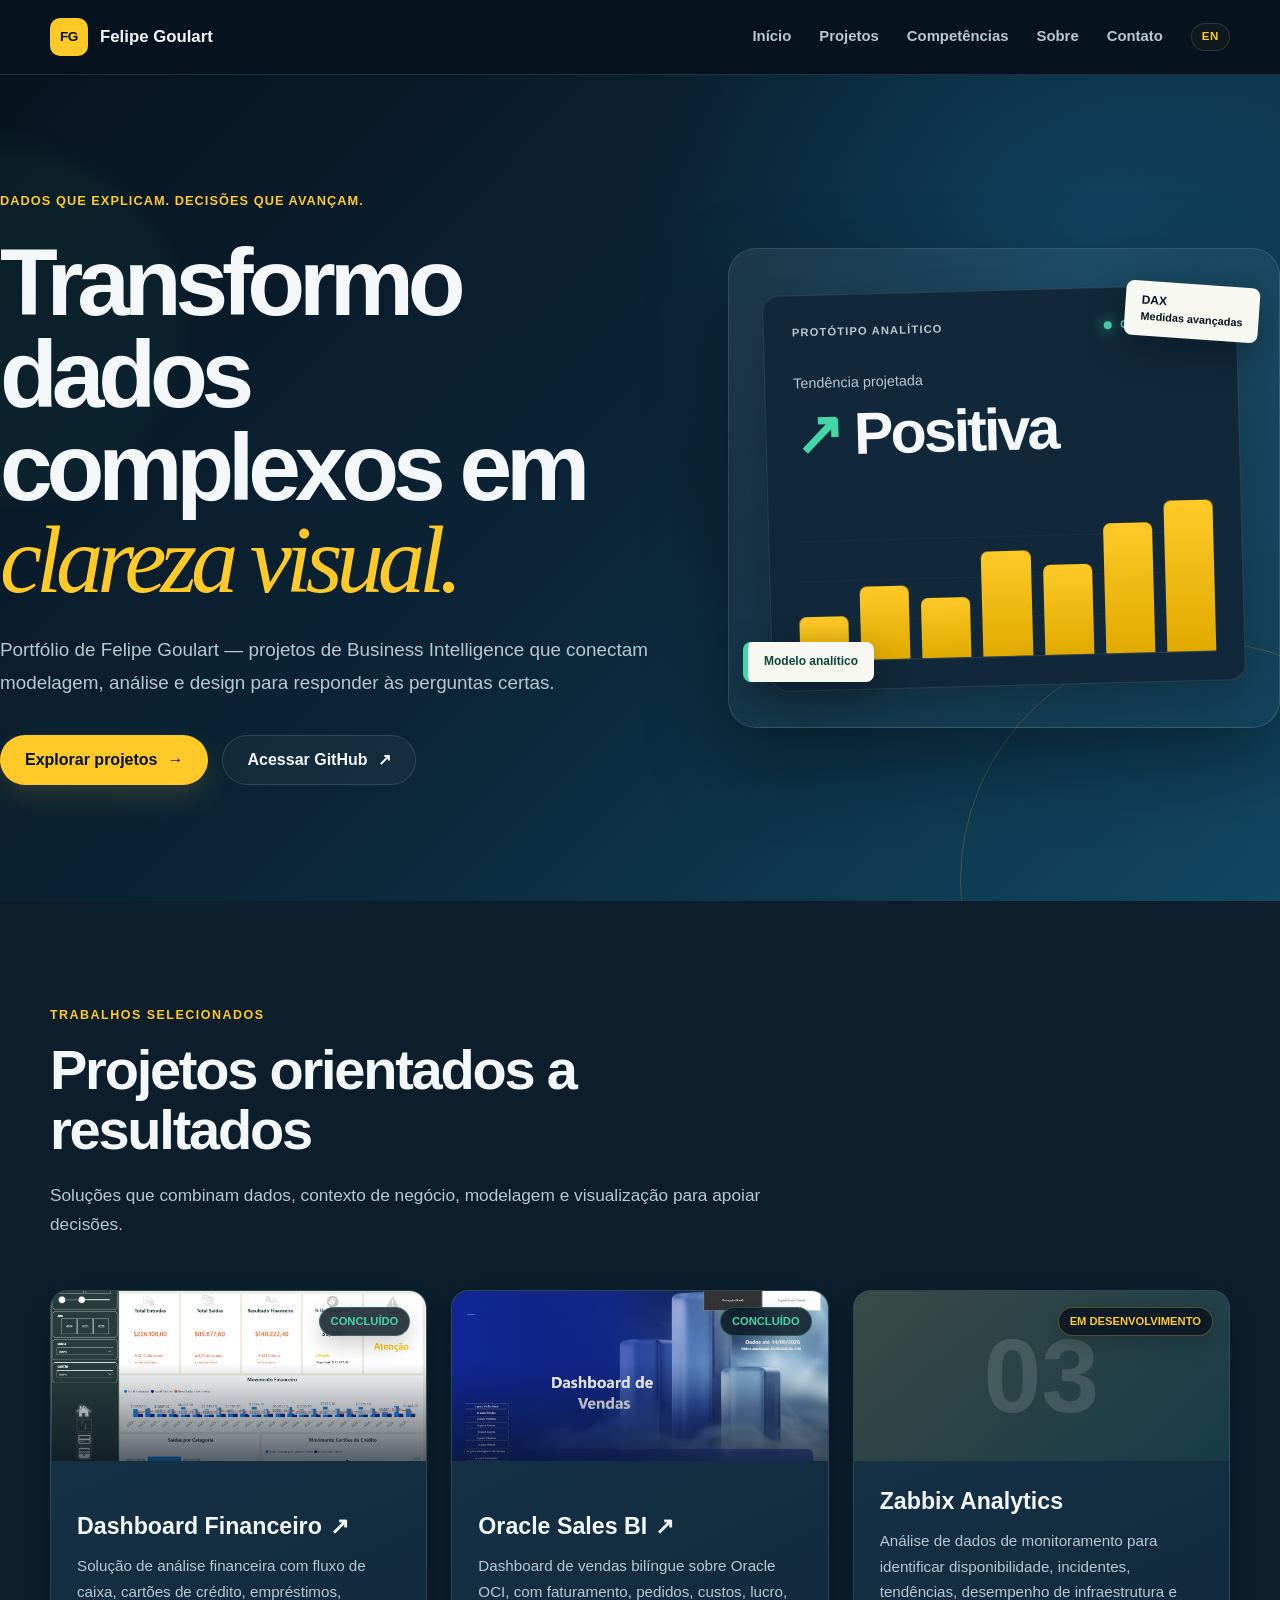
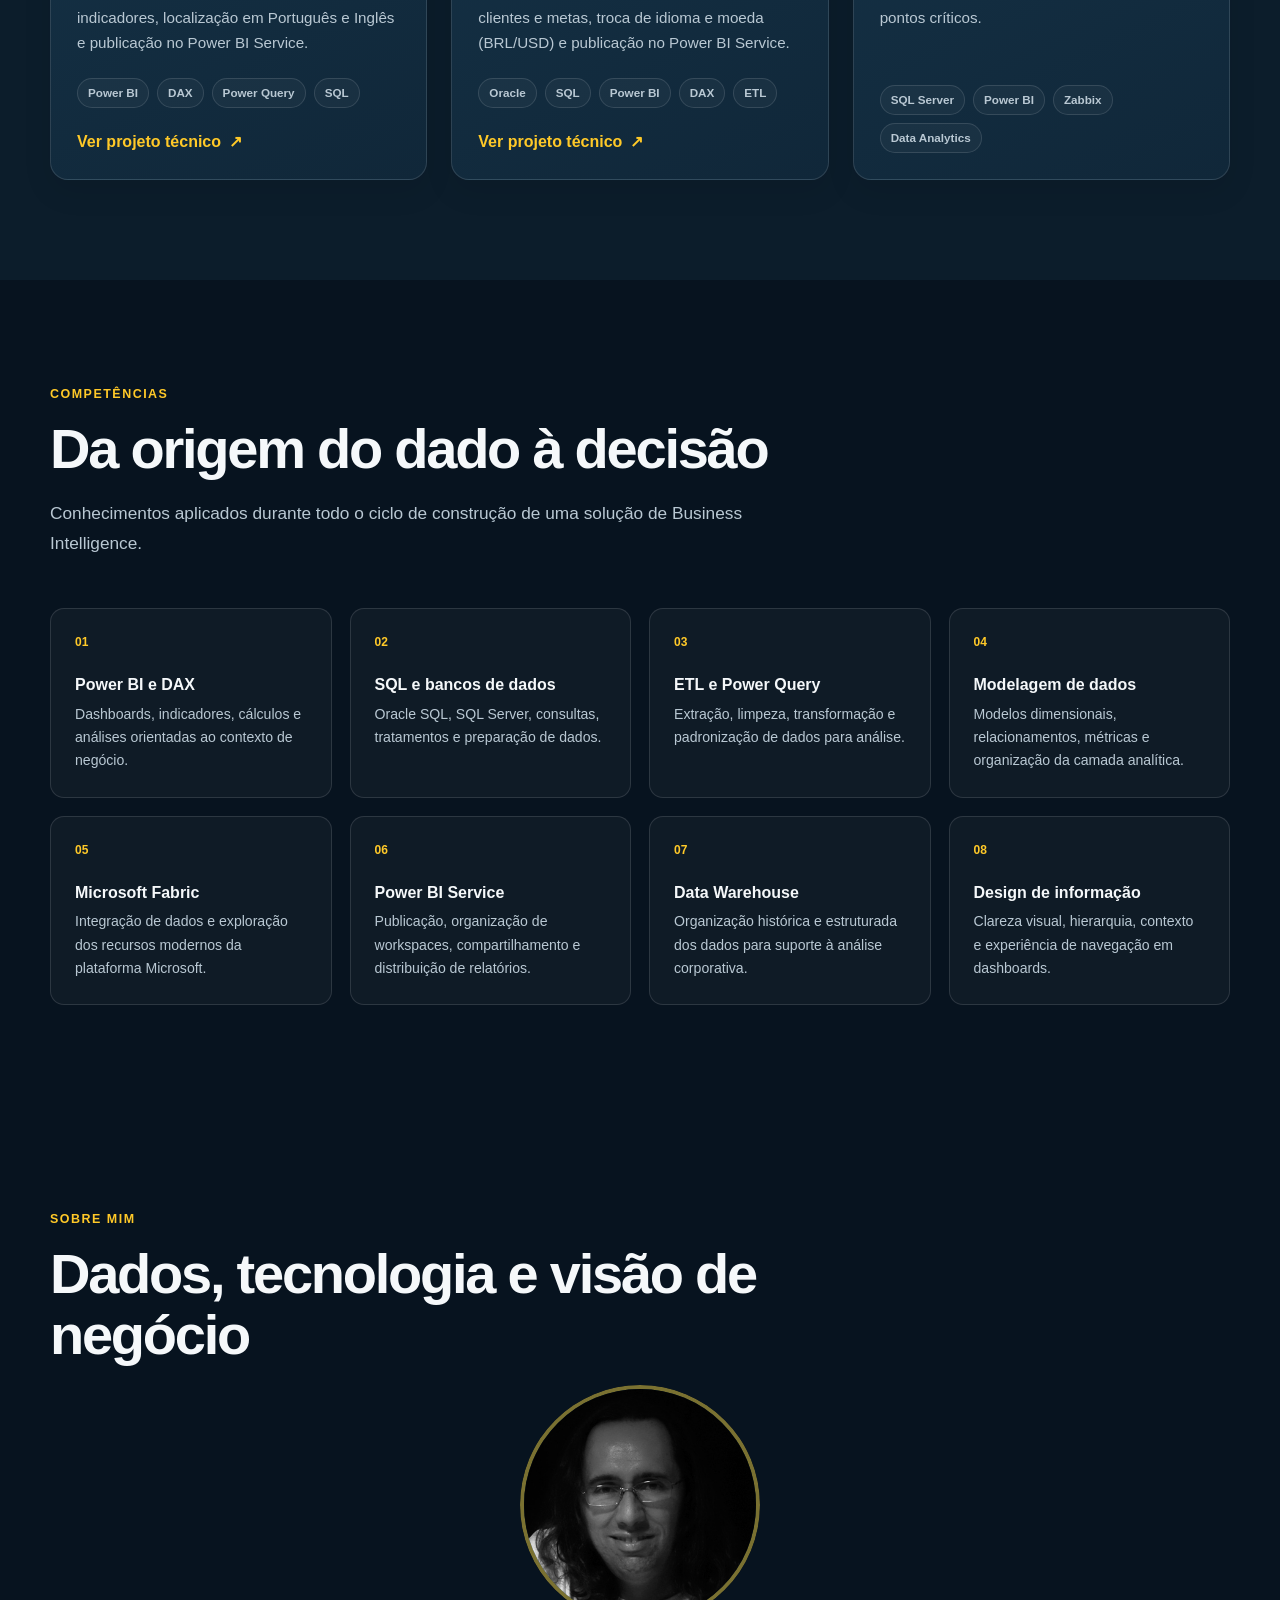
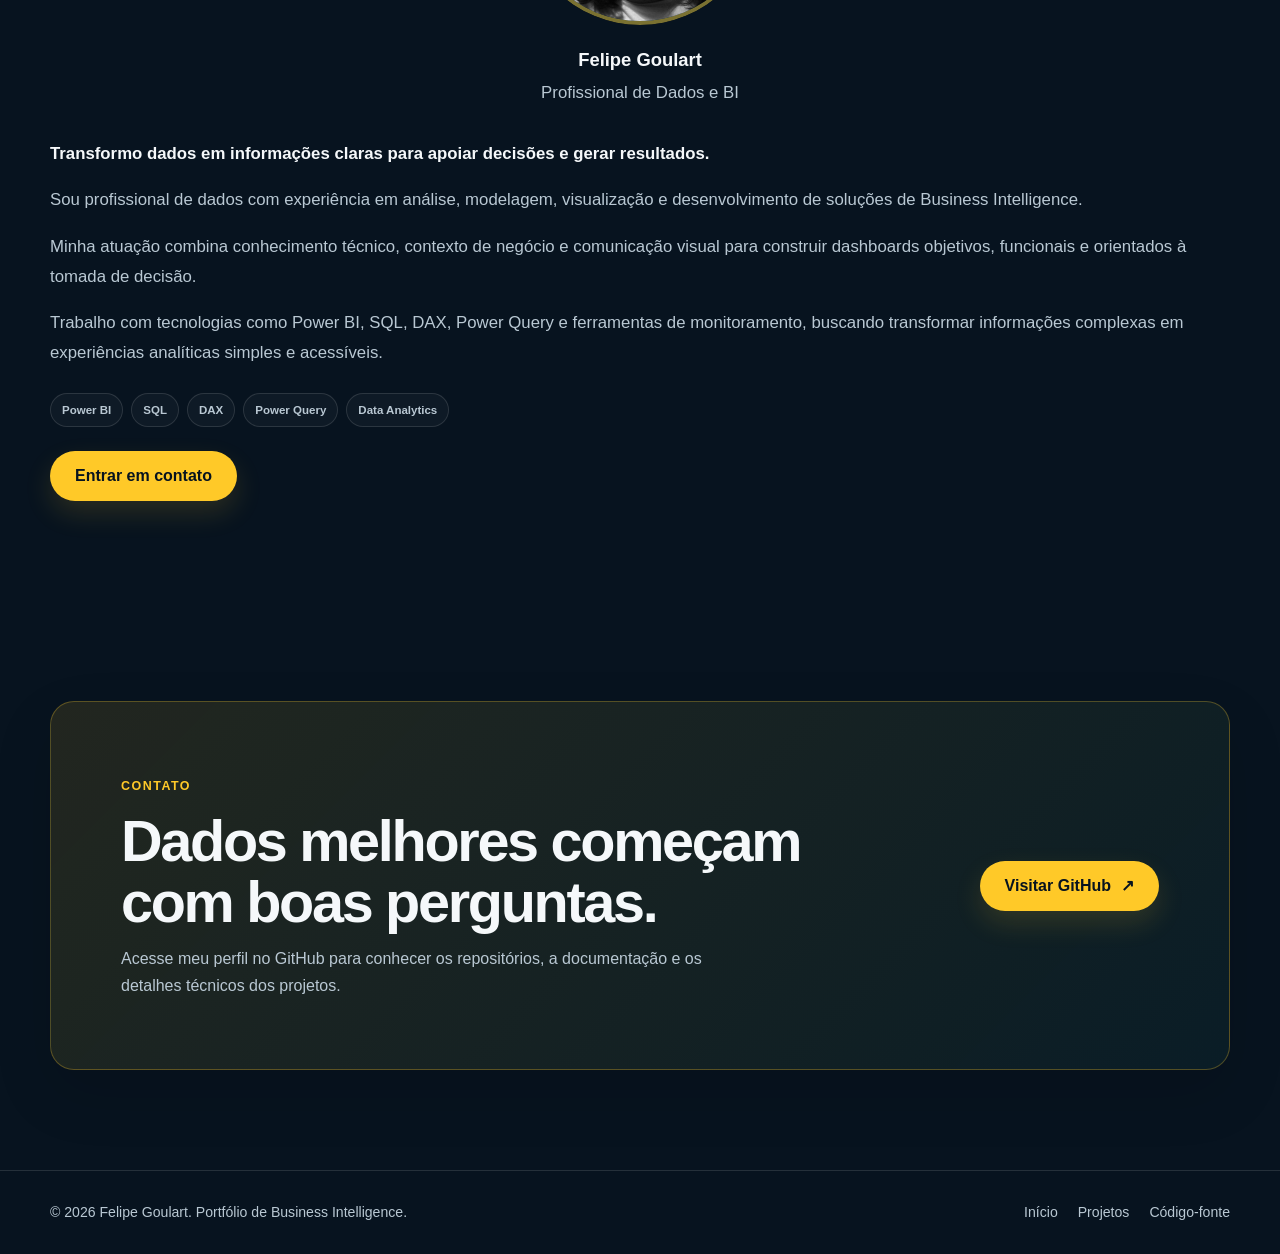
<file: index.html>
<!DOCTYPE html>
<html lang="pt-BR">
<head>
    <meta charset="UTF-8">

    <meta
        name="viewport"
        content="width=device-width, initial-scale=1.0"
    >

    <meta
        name="description"
        content="Portfólio de Felipe Goulart com projetos de Power BI, SQL, DAX, modelagem de dados, ETL e Business Intelligence."
    >

    <meta
        name="keywords"
        content="Power BI, SQL, Oracle, SQL Server, Microsoft Fabric, DAX, Power Query, ETL, Business Intelligence, portfólio"
    >

    <meta name="author" content="Felipe Goulart">
    <meta name="theme-color" content="#07131f">

    <title>Felipe Goulart | Portfólio de Power BI</title>

	<!-- Versões alternativas por idioma -->

	<link
		rel="alternate"
		hreflang="pt-BR"
		href="./index.html"
	>

	<link
		rel="alternate"
		hreflang="en-US"
		href="./index-en.html"
	>

    <link
        rel="stylesheet"
        href="./assets/css/styles.css"
    >
</head>

<body>
    <!-- Link de acessibilidade -->

    <a class="skip-link" href="#main-content">
        Ir para o conteúdo principal
    </a>

    <!-- =========================================================
         CABEÇALHO
    ========================================================== -->

    <header class="site-header">
        <div class="container navbar">
            <a
                class="brand"
                href="#inicio"
                aria-label="Felipe Goulart — página inicial"
            >
                <span class="brand-symbol" aria-hidden="true">
                    FG
                </span>

                <span>Felipe Goulart</span>
            </a>

            <nav
				class="navigation"
				aria-label="Navegação principal"
			>
				<a href="#inicio">Início</a>
				<a href="#projetos">Projetos</a>
				<a href="#competencias">Competências</a>
				<a href="#sobre">Sobre</a>
				<a href="#contato">Contato</a>

				<a
					class="language-link"
					href="./index-en.html"
					lang="en-US"
					hreflang="en-US"
					aria-label="View the portfolio in English"
				>
					EN
				</a>
			</nav>

        </div>
    </header>

    <!-- =========================================================
         CONTEÚDO PRINCIPAL
    ========================================================== -->

    <main id="main-content">

        <!-- =====================================================
             APRESENTAÇÃO
        ====================================================== -->

        <section class="hero" id="inicio">
            <div class="container hero-grid">

                <div class="hero-content">
                    <p class="hero-eyebrow">
                        Dados que explicam. Decisões que avançam.
                    </p>

                    <h1 class="hero-title">
                        Transformo dados complexos em
                        <em>clareza visual.</em>
                    </h1>

                    <p class="hero-description">
                        Portfólio de Felipe Goulart — projetos de
                        Business Intelligence que conectam modelagem,
                        análise e design para responder às perguntas certas.
                    </p>

                    <div class="button-group">
                        <a
                            class="button button-primary"
                            href="#projetos"
                        >
                            Explorar projetos
                            <span aria-hidden="true">→</span>
                        </a>

                        <a
                            class="button button-secondary"
                            href="https://github.com/felipe79goulart"
                            target="_blank"
                            rel="noopener noreferrer"
                            aria-label="Acessar o perfil de Felipe Goulart no GitHub em uma nova aba"
                        >
                            Acessar GitHub
                            <span aria-hidden="true">↗</span>
                        </a>
                    </div>
                </div>

                <!-- Dashboard ilustrativo -->

                <div
                    class="dashboard-visual"
                    aria-label="Representação visual de um dashboard analítico"
                >
                    <div class="dashboard-panel">
                        <div class="dashboard-top">
                            <span class="dashboard-caption">
                                Protótipo analítico
                            </span>

                            <span class="dashboard-status">
                                Cenário ativo
                            </span>
                        </div>

                        <p class="dashboard-result">
                            Tendência projetada
                        </p>

                        <p class="dashboard-value">
                            <span aria-hidden="true">↗</span>
                            Positiva
                        </p>

                        <div
                            class="chart"
                            role="img"
                            aria-label="Gráfico demonstrativo com tendência positiva"
                        >
                            <span class="chart-bar"></span>
                            <span class="chart-bar"></span>
                            <span class="chart-bar"></span>
                            <span class="chart-bar"></span>
                            <span class="chart-bar"></span>
                            <span class="chart-bar"></span>
                            <span class="chart-bar"></span>
                        </div>
                    </div>

                    <span class="floating-tag tag-dax">
                        DAX
                        <br>
                        <small>Medidas avançadas</small>
                    </span>

                    <span class="floating-tag tag-model">
                        Modelo analítico
                    </span>
                </div>

            </div>
        </section>

        <!-- =====================================================
             PROJETOS
        ====================================================== -->

        <section
            class="section projects-section"
            id="projetos"
        >
            <div class="container">

                <div class="projects-header">
                    <div>
                        <span class="section-label">
                            Trabalhos selecionados
                        </span>

                        <h2 class="section-title">
                            Projetos orientados a resultados
                        </h2>

                        <p class="section-description">
                            Soluções que combinam dados, contexto de negócio,
                            modelagem e visualização para apoiar decisões.
                        </p>
                    </div>
                </div>

                <div class="project-grid">

                    <!-- PROJETO 01: DASHBOARD FINANCEIRO -->

                    <article class="project-card">
                        <div
                            class="project-card-visual project-card-visual-image"
                        >
                            <img
                                class="project-card-image"
                                src="./assets/images/dashboards/finance-dashboard/finance-dashboard-cover-pt.png"
                                alt="Visão geral do Dashboard Financeiro desenvolvido por Felipe Goulart"
                                loading="lazy"
                                width="1200"
                                height="675"
                            >

                            <span class="project-status">
                                Concluído
                            </span>
                        </div>

                        <div class="project-card-content">
                            <h3>
                                <a
									class="project-link"
									href="./projects/finance-dashboard.html"
								>
									Dashboard Financeiro
									<span aria-hidden="true">↗</span>
								</a>

                            </h3>

                            <p>
                                Solução de análise financeira com fluxo de
                                caixa, cartões de crédito, empréstimos,
                                indicadores, localização em Português e
                                Inglês e publicação no Power BI Service.
                            </p>

                            <div
                                class="technology-list"
                                aria-label="Tecnologias utilizadas no Dashboard Financeiro"
                            >
                                <span class="technology">Power BI</span>
                                <span class="technology">DAX</span>
                                <span class="technology">Power Query</span>
                                <span class="technology">SQL</span>
                            </div>

                            <a
                                class="project-link"
                                href="https://github.com/felipe79goulart/powerbi-finance-dashboard"
                                target="_blank"
                                rel="noopener noreferrer"
                                aria-label="Ver repositório técnico do Dashboard Financeiro no GitHub em uma nova aba"
                            >
                                Ver projeto técnico
                                <span aria-hidden="true">↗</span>
                            </a>
                        </div>
                    </article>

                    <!-- PROJETO 02: ORACLE SALES BI -->

                    <article class="project-card">
                        <div
                            class="project-card-visual project-card-visual-image"
                        >
                            <img
                                class="project-card-image"
                                src="./assets/images/dashboards/oracle-sales/Capa_PT-BR.png"
                                alt="Visão geral do Oracle Sales BI, dashboard de vendas bilíngue desenvolvido por Felipe Goulart"
                                loading="lazy"
                                width="1200"
                                height="675"
                            >

                            <span class="project-status">
                                Concluído
                            </span>
                        </div>

                        <div class="project-card-content">
                            <h3>
                                <a
                                    class="project-link"
                                    href="./projects/sales-dashboard.html"
                                >
                                    Oracle Sales BI
                                    <span aria-hidden="true">↗</span>
                                </a>
                            </h3>

                            <p>
                                Dashboard de vendas bilíngue sobre Oracle OCI, com faturamento,
                                pedidos, custos, lucro, clientes e metas, troca de idioma e moeda
                                (BRL/USD) e publicação no Power BI Service.
                            </p>

                            <div
                                class="technology-list"
                                aria-label="Tecnologias utilizadas no projeto Oracle Sales BI"
                            >
                                <span class="technology">Oracle</span>
                                <span class="technology">SQL</span>
                                <span class="technology">Power BI</span>
                                <span class="technology">DAX</span>
                                <span class="technology">ETL</span>
                            </div>

                            <a
                                class="project-link"
                                href="https://github.com/Felipe79Goulart/powerbi-oracle-sales"
                                target="_blank"
                                rel="noopener noreferrer"
                                aria-label="Ver repositório técnico do Oracle Sales BI no GitHub em uma nova aba"
                            >
                                Ver projeto técnico
                                <span aria-hidden="true">↗</span>
                            </a>
                        </div>
                    </article>

                    <!-- PROJETO 03: ZABBIX ANALYTICS -->

                    <article class="project-card">
                        <div class="project-card-visual">
                            <span
                                class="project-number"
                                aria-hidden="true"
                            >
                                03
                            </span>

                            <span class="project-status development">
                                Em desenvolvimento
                            </span>
                        </div>

                        <div class="project-card-content">
                            <h3>Zabbix Analytics</h3>

                            <p>
                                Análise de dados de monitoramento para
                                identificar disponibilidade, incidentes,
                                tendências, desempenho de infraestrutura
                                e pontos críticos.
                            </p>

                            <div
                                class="technology-list"
                                aria-label="Tecnologias utilizadas no projeto Zabbix Analytics"
                            >
                                <span class="technology">SQL Server</span>
                                <span class="technology">Power BI</span>
                                <span class="technology">Zabbix</span>
                                <span class="technology">
                                    Data Analytics
                                </span>
                            </div>
                        </div>
                    </article>

                </div>
            </div>
        </section>

        <!-- =====================================================
             COMPETÊNCIAS
        ====================================================== -->

        <section
            class="section"
            id="competencias"
        >
            <div class="container">

                <span class="section-label">
                    Competências
                </span>

                <h2 class="section-title">
                    Da origem do dado à decisão
                </h2>

                <p class="section-description">
                    Conhecimentos aplicados durante todo o ciclo de
                    construção de uma solução de Business Intelligence.
                </p>

                <div class="skills-grid">

                    <article class="skill-card">
                        <span class="skill-index" aria-hidden="true">
                            01
                        </span>

                        <h3>Power BI e DAX</h3>

                        <p>
                            Dashboards, indicadores, cálculos e análises
                            orientadas ao contexto de negócio.
                        </p>
                    </article>

                    <article class="skill-card">
                        <span class="skill-index" aria-hidden="true">
                            02
                        </span>

                        <h3>SQL e bancos de dados</h3>

                        <p>
                            Oracle SQL, SQL Server, consultas, tratamentos
                            e preparação de dados.
                        </p>
                    </article>

                    <article class="skill-card">
                        <span class="skill-index" aria-hidden="true">
                            03
                        </span>

                        <h3>ETL e Power Query</h3>

                        <p>
                            Extração, limpeza, transformação e padronização
                            de dados para análise.
                        </p>
                    </article>

                    <article class="skill-card">
                        <span class="skill-index" aria-hidden="true">
                            04
                        </span>

                        <h3>Modelagem de dados</h3>

                        <p>
                            Modelos dimensionais, relacionamentos, métricas
                            e organização da camada analítica.
                        </p>
                    </article>

                    <article class="skill-card">
                        <span class="skill-index" aria-hidden="true">
                            05
                        </span>

                        <h3>Microsoft Fabric</h3>

                        <p>
                            Integração de dados e exploração dos recursos
                            modernos da plataforma Microsoft.
                        </p>
                    </article>

                    <article class="skill-card">
                        <span class="skill-index" aria-hidden="true">
                            06
                        </span>

                        <h3>Power BI Service</h3>

                        <p>
                            Publicação, organização de workspaces,
                            compartilhamento e distribuição de relatórios.
                        </p>
                    </article>

                    <article class="skill-card">
                        <span class="skill-index" aria-hidden="true">
                            07
                        </span>

                        <h3>Data Warehouse</h3>

                        <p>
                            Organização histórica e estruturada dos dados
                            para suporte à análise corporativa.
                        </p>
                    </article>

                    <article class="skill-card">
                        <span class="skill-index" aria-hidden="true">
                            08
                        </span>

                        <h3>Design de informação</h3>

                        <p>
                            Clareza visual, hierarquia, contexto e experiência
                            de navegação em dashboards.
                        </p>
                    </article>

                </div>
            </div>
        </section>

        <!-- =====================================================
             SOBRE
        ====================================================== -->

	<section class="about section" id="sobre">
    <div class="container">

        <div class="section-header">
            <span class="section-label">
                Sobre mim
            </span>

            <h2 class="section-title">
                Dados, tecnologia e visão de negócio
            </h2>
        </div>

        <div class="about-content">

            <!-- Foto, nome e formação -->
            <div class="about-profile">

                <figure class="about-photo-wrapper">
                    <img
                        class="about-photo"
                        src="./assets/images/profile/felipe-goulart.png"
                        alt="Foto de perfil de Felipe Goulart"
                        width="240"
                        height="240"
                        loading="lazy"
                    >
                </figure>

                <div class="about-profile-description">
                    <h3 class="about-profile-name">
                        Felipe Goulart
                    </h3>

                    <p class="about-profile-title">
                        Profissional de Dados e BI
                    </p>
                </div>

            </div>

            <!-- Descrição completa -->
            <div class="about-text">

                <p class="about-highlight">
                    Transformo dados em informações claras para apoiar
                    decisões e gerar resultados.
                </p>

                <p>
                    Sou profissional de dados com experiência em análise,
                    modelagem, visualização e desenvolvimento de soluções
                    de Business Intelligence.
                </p>

                <p>
                    Minha atuação combina conhecimento técnico, contexto
                    de negócio e comunicação visual para construir
                    dashboards objetivos, funcionais e orientados à
                    tomada de decisão.
                </p>

                <p>
                    Trabalho com tecnologias como Power BI, SQL, DAX,
                    Power Query e ferramentas de monitoramento, buscando
                    transformar informações complexas em experiências
                    analíticas simples e acessíveis.
                </p>

                <div
                    class="about-skills"
                    aria-label="Principais competências"
                >
                    <span>Power BI</span>
                    <span>SQL</span>
                    <span>DAX</span>
                    <span>Power Query</span>
                    <span>Data Analytics</span>
                </div>

                <div class="about-contact">
                    <a
                        class="button button-primary"
                        href="#contato"
                    >
                        Entrar em contato
                    </a>
                </div>

            </div>

        </div>

    </div>
</section>


        <!-- =====================================================
             CONTATO
        ====================================================== -->

        <section
            class="section"
            id="contato"
        >
            <div class="container">

                <div class="contact-box">
                    <div>
                        <span class="section-label">
                            Contato
                        </span>

                        <h2>
                            Dados melhores começam com boas perguntas.
                        </h2>

                        <p>
                            Acesse meu perfil no GitHub para conhecer os
                            repositórios, a documentação e os detalhes
                            técnicos dos projetos.
                        </p>
                    </div>

                    <a
                        class="button button-primary"
                        href="https://github.com/felipe79goulart"
                        target="_blank"
                        rel="noopener noreferrer"
                        aria-label="Visitar o perfil de Felipe Goulart no GitHub em uma nova aba"
                    >
                        Visitar GitHub
                        <span aria-hidden="true">↗</span>
                    </a>
                </div>

            </div>
        </section>

    </main>

    <!-- =========================================================
         RODAPÉ
    ========================================================== -->

    <footer class="site-footer">
        <div class="container footer-content">

            <p>
                © 2026 Felipe Goulart.
                Portfólio de Business Intelligence.
            </p>

            <nav
                class="footer-links"
                aria-label="Links do rodapé"
            >
                <a href="#inicio">
                    Início
                </a>

                <a href="#projetos">
                    Projetos
                </a>

                <a
                    href="https://github.com/felipe79goulart/powerbi-dashboard-portfolio"
                    target="_blank"
                    rel="noopener noreferrer"
                    aria-label="Ver código-fonte do portfólio no GitHub em uma nova aba"
                >
                    Código-fonte
                </a>
            </nav>

        </div>
    </footer>
</body>
</html>
</file>
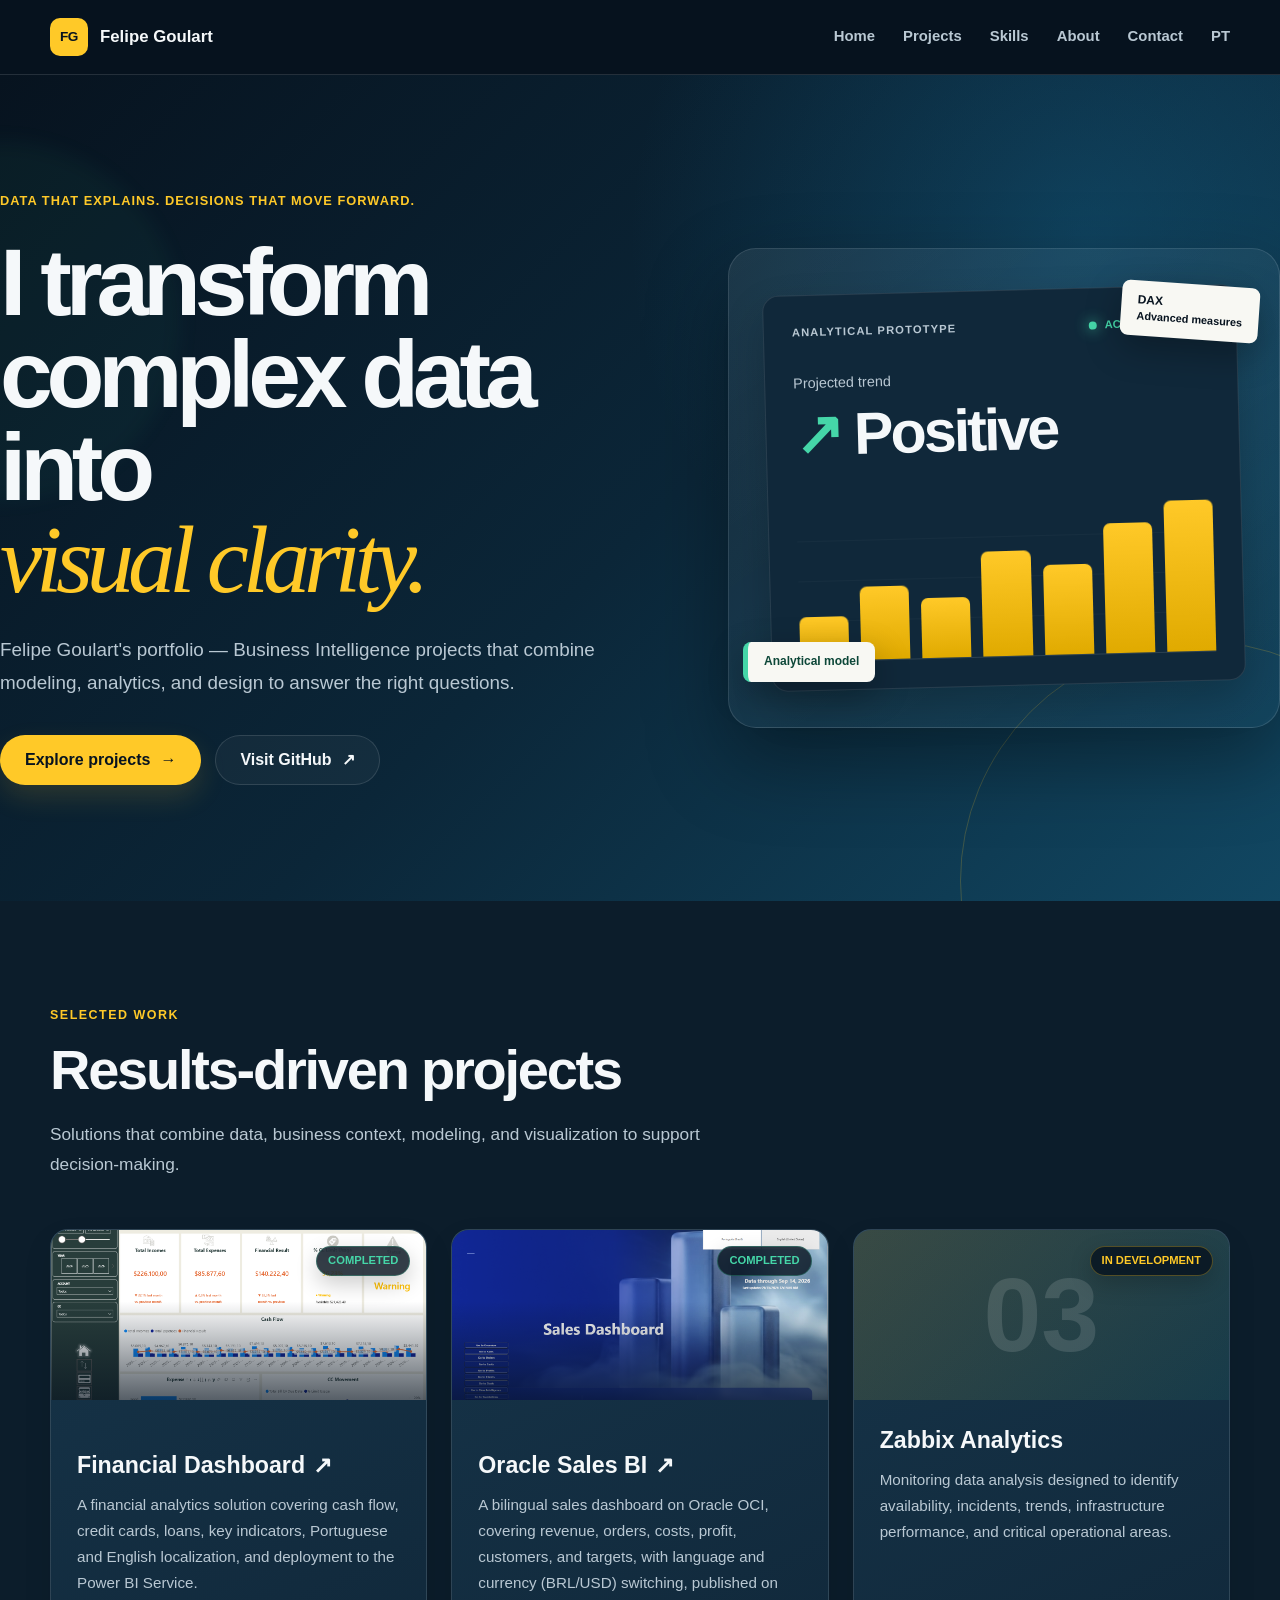
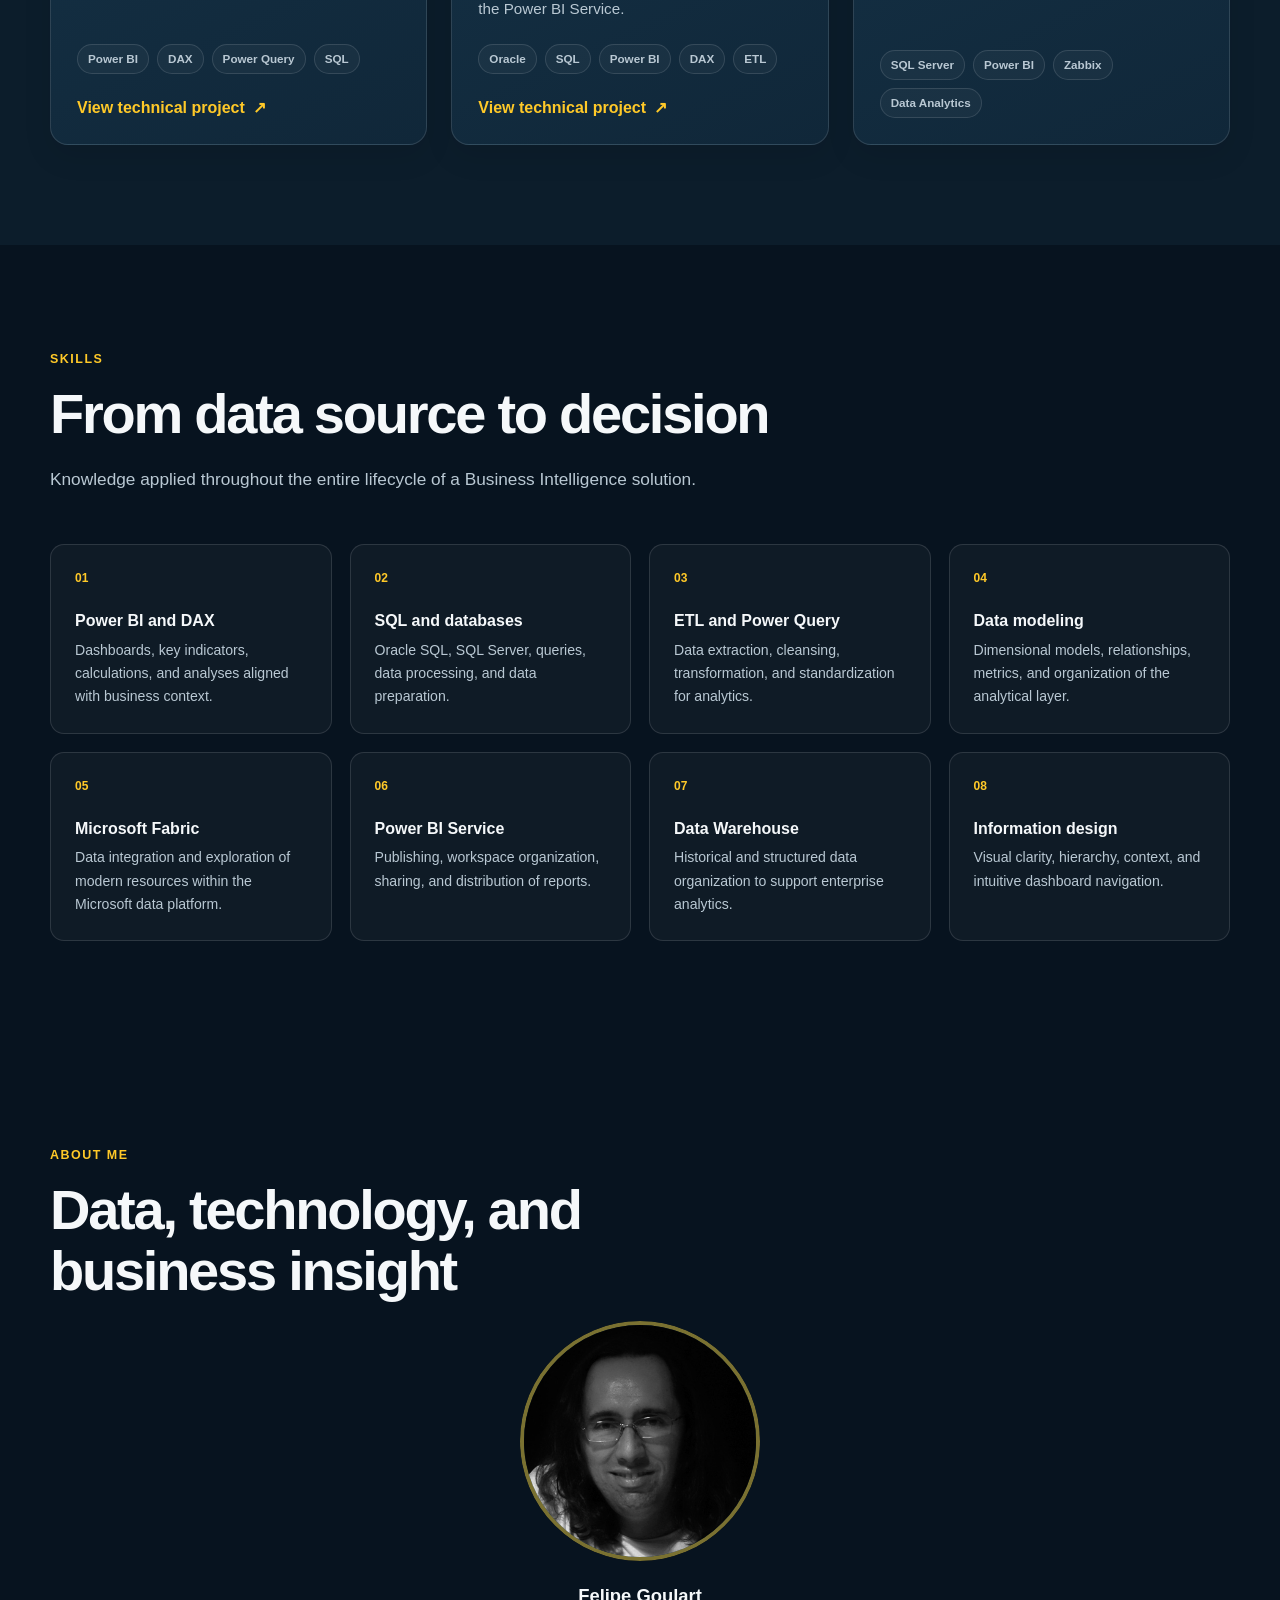
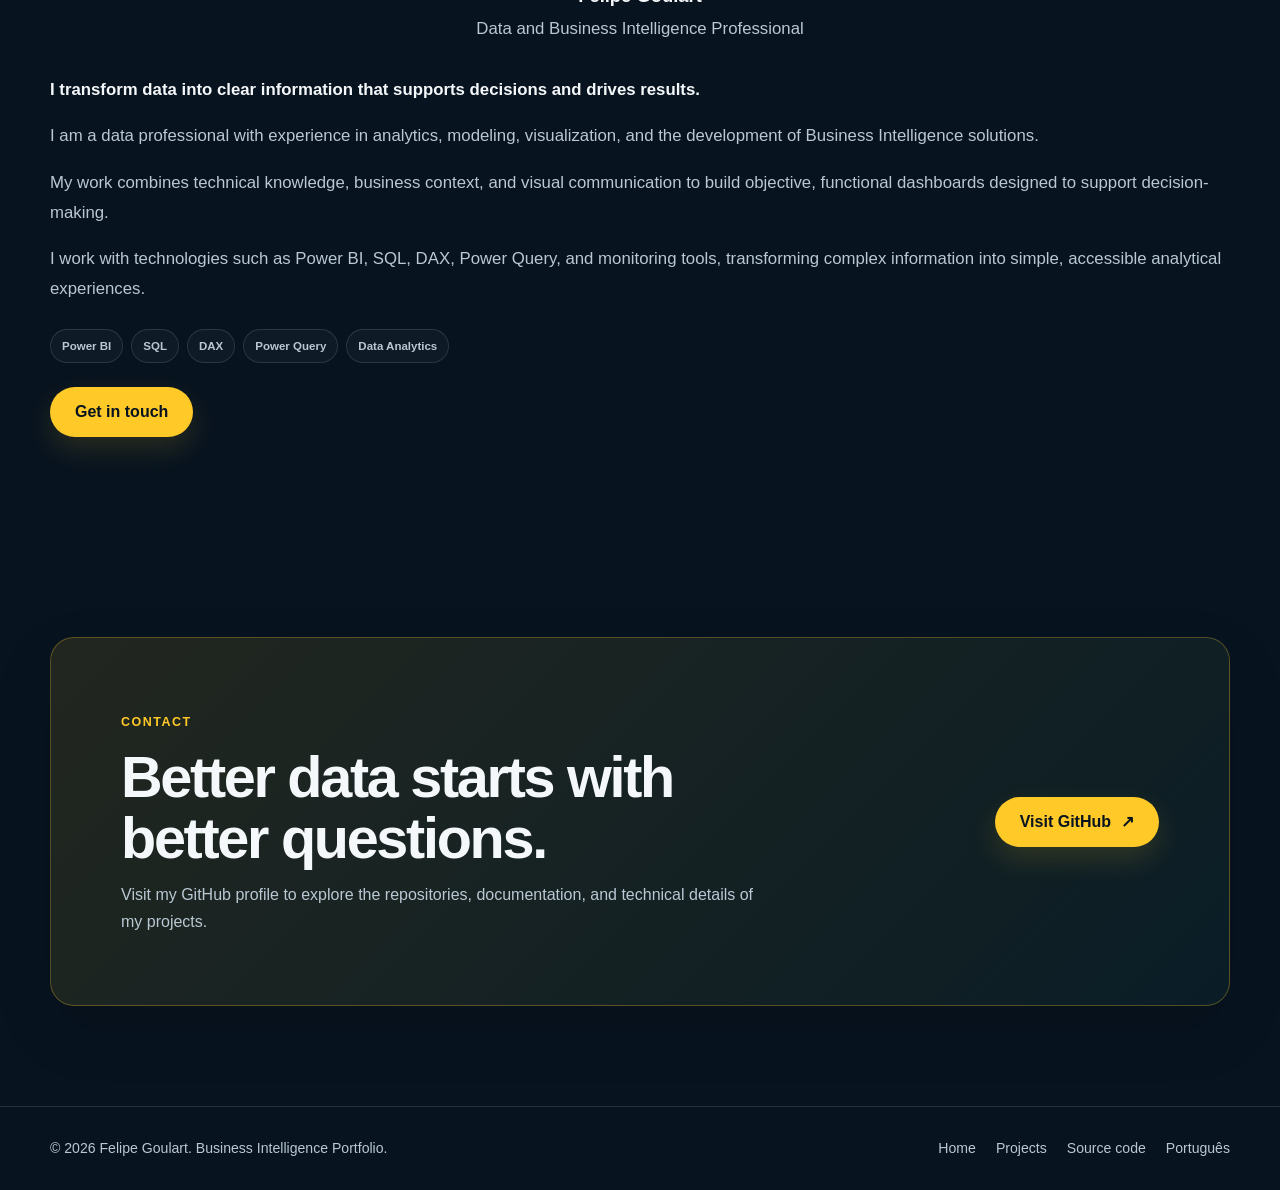
<file: index-en.html>
<!DOCTYPE html>
<html lang="en-US">
<head>
    <meta charset="UTF-8">

    <meta
        name="viewport"
        content="width=device-width, initial-scale=1.0"
    >

    <meta
        name="description"
        content="Felipe Goulart's portfolio featuring Power BI, SQL, DAX, data modeling, ETL, and Business Intelligence projects."
    >

    <meta
        name="keywords"
        content="Power BI, SQL, Oracle, SQL Server, Microsoft Fabric, DAX, Power Query, ETL, Business Intelligence, portfolio"
    >

    <meta name="author" content="Felipe Goulart">
    <meta name="theme-color" content="#07131f">

    <title>Felipe Goulart | Power BI Portfolio</title>

    <!-- Alternate language versions -->

    <link
        rel="alternate"
        hreflang="pt-BR"
        href="./index.html"
    >

    <link
        rel="alternate"
        hreflang="en-US"
        href="./index-en.html"
    >

    <link
        rel="stylesheet"
        href="./assets/css/styles.css"
    >
</head>

<body>
    <!-- Accessibility link -->

    <a class="skip-link" href="#main-content">
        Skip to main content
    </a>

    <!-- =========================================================
         HEADER
    ========================================================== -->

    <header class="site-header">
        <div class="container navbar">
            <a
                class="brand"
                href="#home"
                aria-label="Felipe Goulart — home page"
            >
                <span class="brand-symbol" aria-hidden="true">
                    FG
                </span>

                <span>Felipe Goulart</span>
            </a>

            <nav
                class="navigation"
                aria-label="Main navigation"
            >
                <a href="#home">Home</a>
                <a href="#projects">Projects</a>
                <a href="#skills">Skills</a>
                <a href="#about">About</a>
                <a href="#contact">Contact</a>

                <a
                    href="./index.html"
                    lang="pt-BR"
                    hreflang="pt-BR"
                    aria-label="View the portfolio in Brazilian Portuguese"
                >
                    PT
                </a>
            </nav>
        </div>
    </header>

    <!-- =========================================================
         MAIN CONTENT
    ========================================================== -->

    <main id="main-content">

        <!-- =====================================================
             HERO
        ====================================================== -->

        <section class="hero" id="home">
            <div class="container hero-grid">

                <div class="hero-content">
                    <p class="hero-eyebrow">
                        Data that explains. Decisions that move forward.
                    </p>

                    <h1 class="hero-title">
                        I transform complex data into
                        <em>visual clarity.</em>
                    </h1>

                    <p class="hero-description">
                        Felipe Goulart's portfolio — Business Intelligence
                        projects that combine modeling, analytics, and
                        design to answer the right questions.
                    </p>

                    <div class="button-group">
                        <a
                            class="button button-primary"
                            href="#projects"
                        >
                            Explore projects
                            <span aria-hidden="true">→</span>
                        </a>

                        <a
                            class="button button-secondary"
                            href="https://github.com/felipe79goulart"
                            target="_blank"
                            rel="noopener noreferrer"
                            aria-label="Visit Felipe Goulart's GitHub profile in a new tab"
                        >
                            Visit GitHub
                            <span aria-hidden="true">↗</span>
                        </a>
                    </div>
                </div>

                <!-- Illustrative dashboard -->

                <div
                    class="dashboard-visual"
                    aria-label="Visual representation of an analytical dashboard"
                >
                    <div class="dashboard-panel">
                        <div class="dashboard-top">
                            <span class="dashboard-caption">
                                Analytical prototype
                            </span>

                            <span class="dashboard-status">
                                Active scenario
                            </span>
                        </div>

                        <p class="dashboard-result">
                            Projected trend
                        </p>

                        <p class="dashboard-value">
                            <span aria-hidden="true">↗</span>
                            Positive
                        </p>

                        <div
                            class="chart"
                            role="img"
                            aria-label="Demonstration chart showing a positive trend"
                        >
                            <span class="chart-bar"></span>
                            <span class="chart-bar"></span>
                            <span class="chart-bar"></span>
                            <span class="chart-bar"></span>
                            <span class="chart-bar"></span>
                            <span class="chart-bar"></span>
                            <span class="chart-bar"></span>
                        </div>
                    </div>

                    <span class="floating-tag tag-dax">
                        DAX
                        <br>
                        <small>Advanced measures</small>
                    </span>

                    <span class="floating-tag tag-model">
                        Analytical model
                    </span>
                </div>

            </div>
        </section>

        <!-- =====================================================
             PROJECTS
        ====================================================== -->

        <section
            class="section projects-section"
            id="projects"
        >
            <div class="container">

                <div class="projects-header">
                    <div>
                        <span class="section-label">
                            Selected work
                        </span>

                        <h2 class="section-title">
                            Results-driven projects
                        </h2>

                        <p class="section-description">
                            Solutions that combine data, business context,
                            modeling, and visualization to support
                            decision-making.
                        </p>
                    </div>
                </div>

                <div class="project-grid">

                    <!-- PROJECT 01: FINANCIAL DASHBOARD -->

                    <article class="project-card">
                        <div
                            class="project-card-visual project-card-visual-image"
                        >
                            <img
                                class="project-card-image"
                                src="./assets/images/dashboards/finance-dashboard/finance-dashboard-cover-en.png"
                                alt="Overview of the Financial Dashboard developed by Felipe Goulart"
                                loading="lazy"
                                width="1200"
                                height="675"
                            >

                            <span class="project-status">
                                Completed
                            </span>
                        </div>

                        <div class="project-card-content">
                            <h3>
                                <a
                                    class="project-link"
                                    href="./projects/finance-dashboard-en.html"
                                >
                                    Financial Dashboard
                                    <span aria-hidden="true">↗</span>
                                </a>
                            </h3>

                            <p>
                                A financial analytics solution covering
                                cash flow, credit cards, loans, key
                                indicators, Portuguese and English
                                localization, and deployment to the
                                Power BI Service.
                            </p>

                            <div
                                class="technology-list"
                                aria-label="Technologies used in the Financial Dashboard"
                            >
                                <span class="technology">Power BI</span>
                                <span class="technology">DAX</span>
                                <span class="technology">Power Query</span>
                                <span class="technology">SQL</span>
                            </div>

                            <a
                                class="project-link"
                                href="https://github.com/felipe79goulart/powerbi-finance-dashboard"
                                target="_blank"
                                rel="noopener noreferrer"
                                aria-label="View the Financial Dashboard technical repository on GitHub in a new tab"
                            >
                                View technical project
                                <span aria-hidden="true">↗</span>
                            </a>
                        </div>
                    </article>

                    <!-- PROJECT 02: ORACLE SALES BI -->

                    <article class="project-card">
                        <div
                            class="project-card-visual project-card-visual-image"
                        >
                            <img
                                class="project-card-image"
                                src="./assets/images/dashboards/oracle-sales/Cover_EN-US.png"
                                alt="Overview of Oracle Sales BI, the bilingual sales dashboard developed by Felipe Goulart"
                                loading="lazy"
                                width="1200"
                                height="675"
                            >

                            <span class="project-status">
                                Completed
                            </span>
                        </div>

                        <div class="project-card-content">
                            <h3>
                                <a
                                    class="project-link"
                                    href="./projects/sales-dashboard-en.html"
                                >
                                    Oracle Sales BI
                                    <span aria-hidden="true">↗</span>
                                </a>
                            </h3>

                            <p>
                                A bilingual sales dashboard on Oracle OCI, covering revenue,
                                orders, costs, profit, customers, and targets, with language and
                                currency (BRL/USD) switching, published on the Power BI Service.
                            </p>

                            <div
                                class="technology-list"
                                aria-label="Technologies used in the Oracle Sales BI project"
                            >
                                <span class="technology">Oracle</span>
                                <span class="technology">SQL</span>
                                <span class="technology">Power BI</span>
                                <span class="technology">DAX</span>
                                <span class="technology">ETL</span>
                            </div>

                            <a
                                class="project-link"
                                href="https://github.com/Felipe79Goulart/powerbi-oracle-sales"
                                target="_blank"
                                rel="noopener noreferrer"
                                aria-label="View the Oracle Sales BI technical repository on GitHub in a new tab"
                            >
                                View technical project
                                <span aria-hidden="true">↗</span>
                            </a>
                        </div>
                    </article>

                    <!-- PROJECT 03: ZABBIX ANALYTICS -->

                    <article class="project-card">
                        <div class="project-card-visual">
                            <span
                                class="project-number"
                                aria-hidden="true"
                            >
                                03
                            </span>

                            <span class="project-status development">
                                In development
                            </span>
                        </div>

                        <div class="project-card-content">
                            <h3>Zabbix Analytics</h3>

                            <p>
                                Monitoring data analysis designed to
                                identify availability, incidents, trends,
                                infrastructure performance, and critical
                                operational areas.
                            </p>

                            <div
                                class="technology-list"
                                aria-label="Technologies used in the Zabbix Analytics project"
                            >
                                <span class="technology">SQL Server</span>
                                <span class="technology">Power BI</span>
                                <span class="technology">Zabbix</span>
                                <span class="technology">
                                    Data Analytics
                                </span>
                            </div>
                        </div>
                    </article>

                </div>
            </div>
        </section>

        <!-- =====================================================
             SKILLS
        ====================================================== -->

        <section
            class="section"
            id="skills"
        >
            <div class="container">

                <span class="section-label">
                    Skills
                </span>

                <h2 class="section-title">
                    From data source to decision
                </h2>

                <p class="section-description">
                    Knowledge applied throughout the entire lifecycle
                    of a Business Intelligence solution.
                </p>

                <div class="skills-grid">

                    <article class="skill-card">
                        <span class="skill-index" aria-hidden="true">
                            01
                        </span>

                        <h3>Power BI and DAX</h3>

                        <p>
                            Dashboards, key indicators, calculations,
                            and analyses aligned with business context.
                        </p>
                    </article>

                    <article class="skill-card">
                        <span class="skill-index" aria-hidden="true">
                            02
                        </span>

                        <h3>SQL and databases</h3>

                        <p>
                            Oracle SQL, SQL Server, queries, data
                            processing, and data preparation.
                        </p>
                    </article>

                    <article class="skill-card">
                        <span class="skill-index" aria-hidden="true">
                            03
                        </span>

                        <h3>ETL and Power Query</h3>

                        <p>
                            Data extraction, cleansing, transformation,
                            and standardization for analytics.
                        </p>
                    </article>

                    <article class="skill-card">
                        <span class="skill-index" aria-hidden="true">
                            04
                        </span>

                        <h3>Data modeling</h3>

                        <p>
                            Dimensional models, relationships, metrics,
                            and organization of the analytical layer.
                        </p>
                    </article>

                    <article class="skill-card">
                        <span class="skill-index" aria-hidden="true">
                            05
                        </span>

                        <h3>Microsoft Fabric</h3>

                        <p>
                            Data integration and exploration of modern
                            resources within the Microsoft data platform.
                        </p>
                    </article>

                    <article class="skill-card">
                        <span class="skill-index" aria-hidden="true">
                            06
                        </span>

                        <h3>Power BI Service</h3>

                        <p>
                            Publishing, workspace organization, sharing,
                            and distribution of reports.
                        </p>
                    </article>

                    <article class="skill-card">
                        <span class="skill-index" aria-hidden="true">
                            07
                        </span>

                        <h3>Data Warehouse</h3>

                        <p>
                            Historical and structured data organization
                            to support enterprise analytics.
                        </p>
                    </article>

                    <article class="skill-card">
                        <span class="skill-index" aria-hidden="true">
                            08
                        </span>

                        <h3>Information design</h3>

                        <p>
                            Visual clarity, hierarchy, context, and
                            intuitive dashboard navigation.
                        </p>
                    </article>

                </div>
            </div>
        </section>

        <!-- =====================================================
             ABOUT
        ====================================================== -->

        <section class="about section" id="about">
            <div class="container">

                <div class="section-header">
                    <span class="section-label">
                        About me
                    </span>

                    <h2 class="section-title">
                        Data, technology, and business insight
                    </h2>
                </div>

                <div class="about-content">

                    <!-- Photo, name, and education -->

                    <div class="about-profile">

                        <figure class="about-photo-wrapper">
                            <img
                                class="about-photo"
                                src="./assets/images/profile/felipe-goulart.png"
                                alt="Profile photo of Felipe Goulart"
                                width="240"
                                height="240"
                                loading="lazy"
                            >
                        </figure>

                        <div class="about-profile-description">
                            <h3 class="about-profile-name">
                                Felipe Goulart
                            </h3>

                            <p class="about-profile-title">
                                Data and Business Intelligence Professional
                            </p>
                        </div>

                    </div>

                    <!-- Full description -->

                    <div class="about-text">

                        <p class="about-highlight">
                            I transform data into clear information
                            that supports decisions and drives results.
                        </p>

                        <p>
                            I am a data professional with experience
                            in analytics, modeling, visualization, and
                            the development of Business Intelligence
                            solutions.
                        </p>

                        <p>
                            My work combines technical knowledge,
                            business context, and visual communication
                            to build objective, functional dashboards
                            designed to support decision-making.
                        </p>

                        <p>
                            I work with technologies such as Power BI,
                            SQL, DAX, Power Query, and monitoring tools,
                            transforming complex information into simple,
                            accessible analytical experiences.
                        </p>

                        <div
                            class="about-skills"
                            aria-label="Key skills"
                        >
                            <span>Power BI</span>
                            <span>SQL</span>
                            <span>DAX</span>
                            <span>Power Query</span>
                            <span>Data Analytics</span>
                        </div>

                        <div class="about-contact">
                            <a
                                class="button button-primary"
                                href="#contact"
                            >
                                Get in touch
                            </a>
                        </div>

                    </div>

                </div>

            </div>
        </section>

        <!-- =====================================================
             CONTACT
        ====================================================== -->

        <section
            class="section"
            id="contact"
        >
            <div class="container">

                <div class="contact-box">
                    <div>
                        <span class="section-label">
                            Contact
                        </span>

                        <h2>
                            Better data starts with better questions.
                        </h2>

                        <p>
                            Visit my GitHub profile to explore the
                            repositories, documentation, and technical
                            details of my projects.
                        </p>
                    </div>

                    <a
                        class="button button-primary"
                        href="https://github.com/felipe79goulart"
                        target="_blank"
                        rel="noopener noreferrer"
                        aria-label="Visit Felipe Goulart's GitHub profile in a new tab"
                    >
                        Visit GitHub
                        <span aria-hidden="true">↗</span>
                    </a>
                </div>

            </div>
        </section>

    </main>

    <!-- =========================================================
         FOOTER
    ========================================================== -->

    <footer class="site-footer">
        <div class="container footer-content">

            <p>
                © 2026 Felipe Goulart.
                Business Intelligence Portfolio.
            </p>

            <nav
                class="footer-links"
                aria-label="Footer links"
            >
                <a href="#home">
                    Home
                </a>

                <a href="#projects">
                    Projects
                </a>

                <a
                    href="https://github.com/felipe79goulart/powerbi-dashboard-portfolio"
                    target="_blank"
                    rel="noopener noreferrer"
                    aria-label="View the portfolio source code on GitHub in a new tab"
                >
                    Source code
                </a>

                <a
                    href="./index.html"
                    lang="pt-BR"
                    hreflang="pt-BR"
                    aria-label="View the portfolio in Brazilian Portuguese"
                >
                    Português
                </a>
            </nav>

        </div>
    </footer>
</body>
</html>
</file>
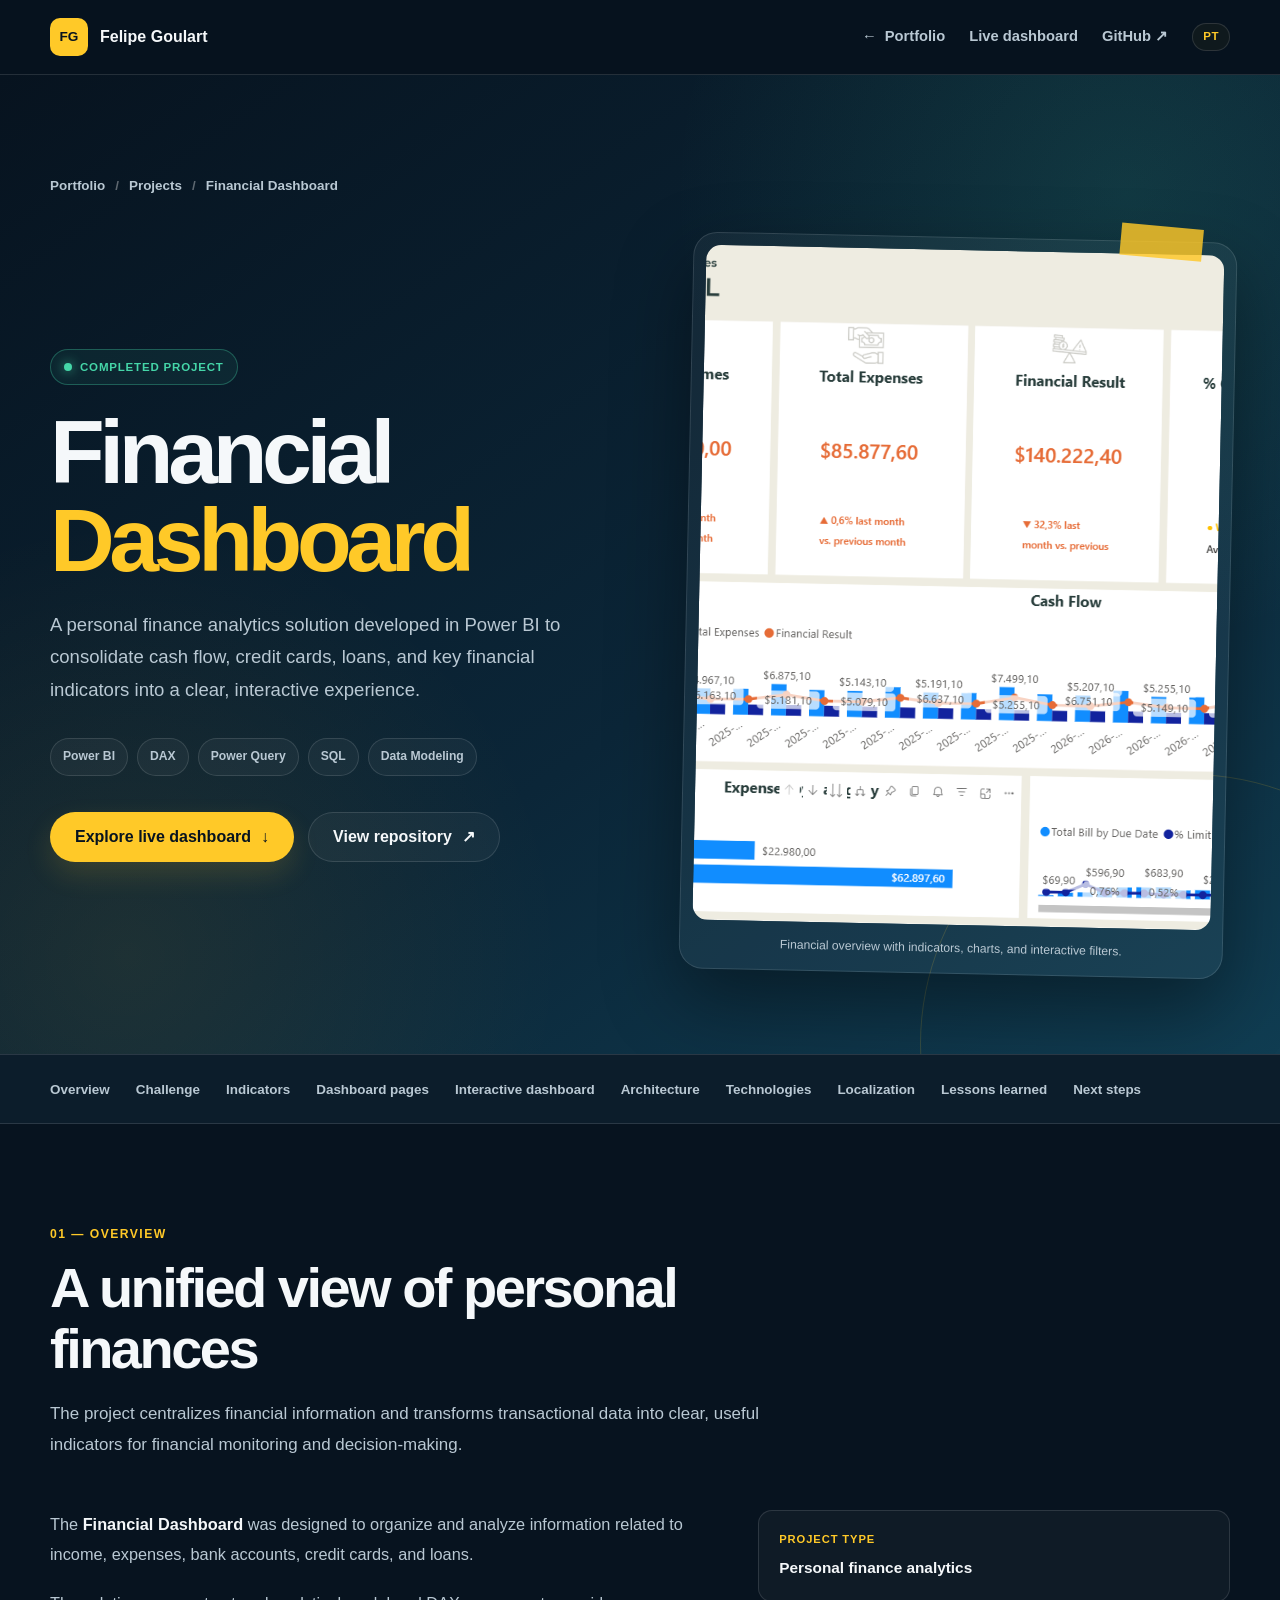
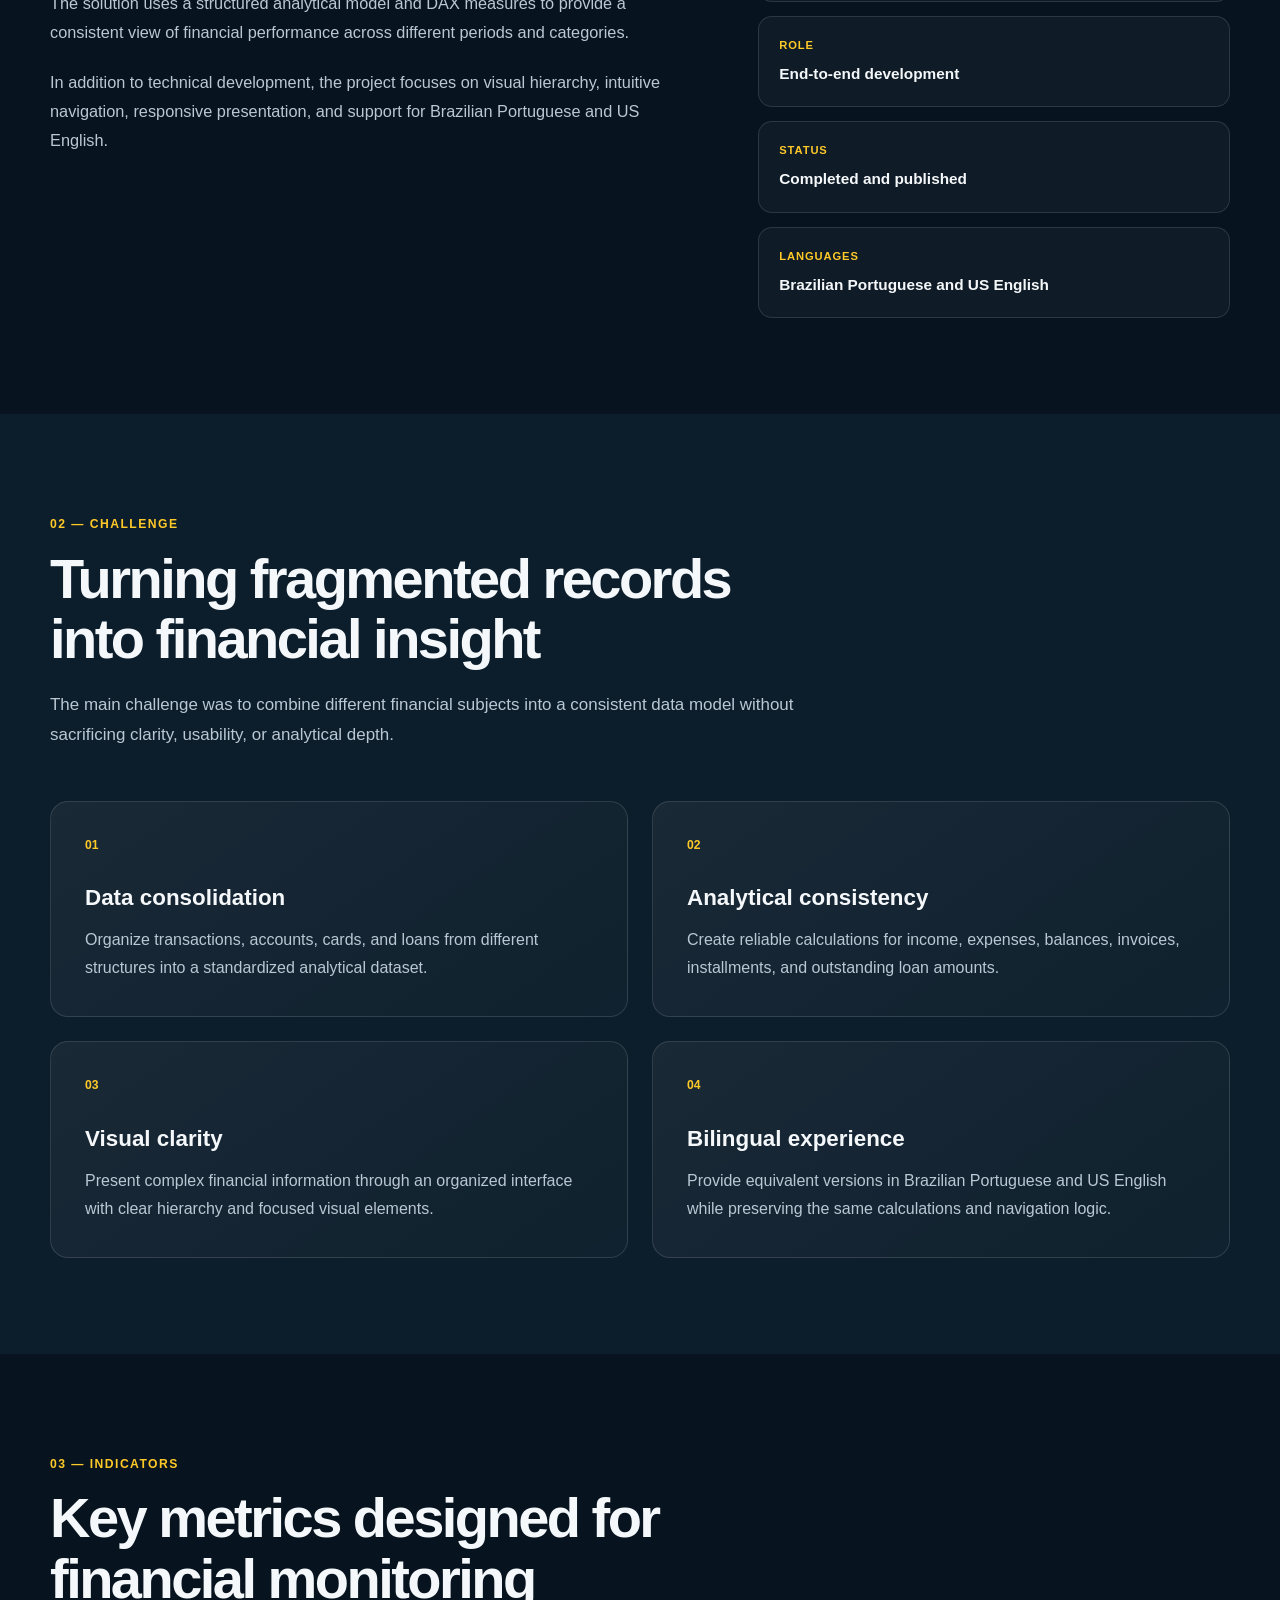
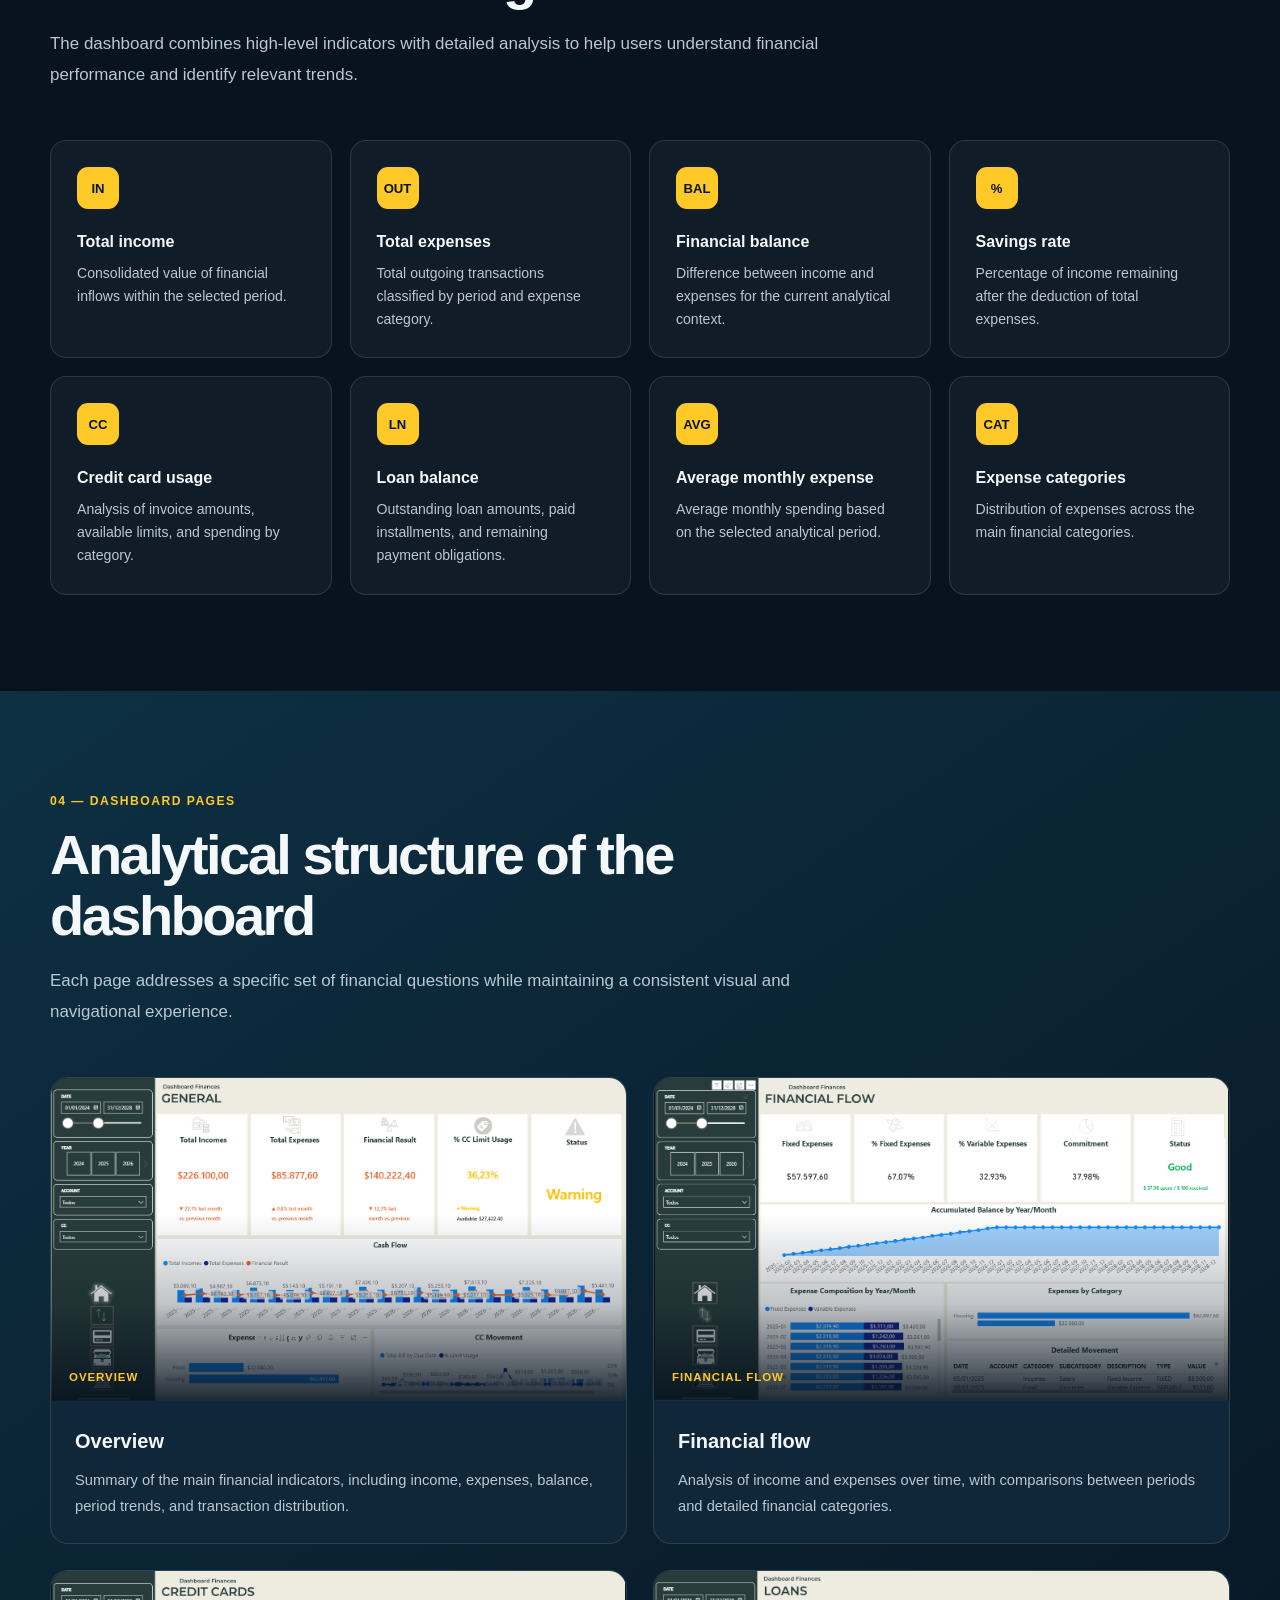
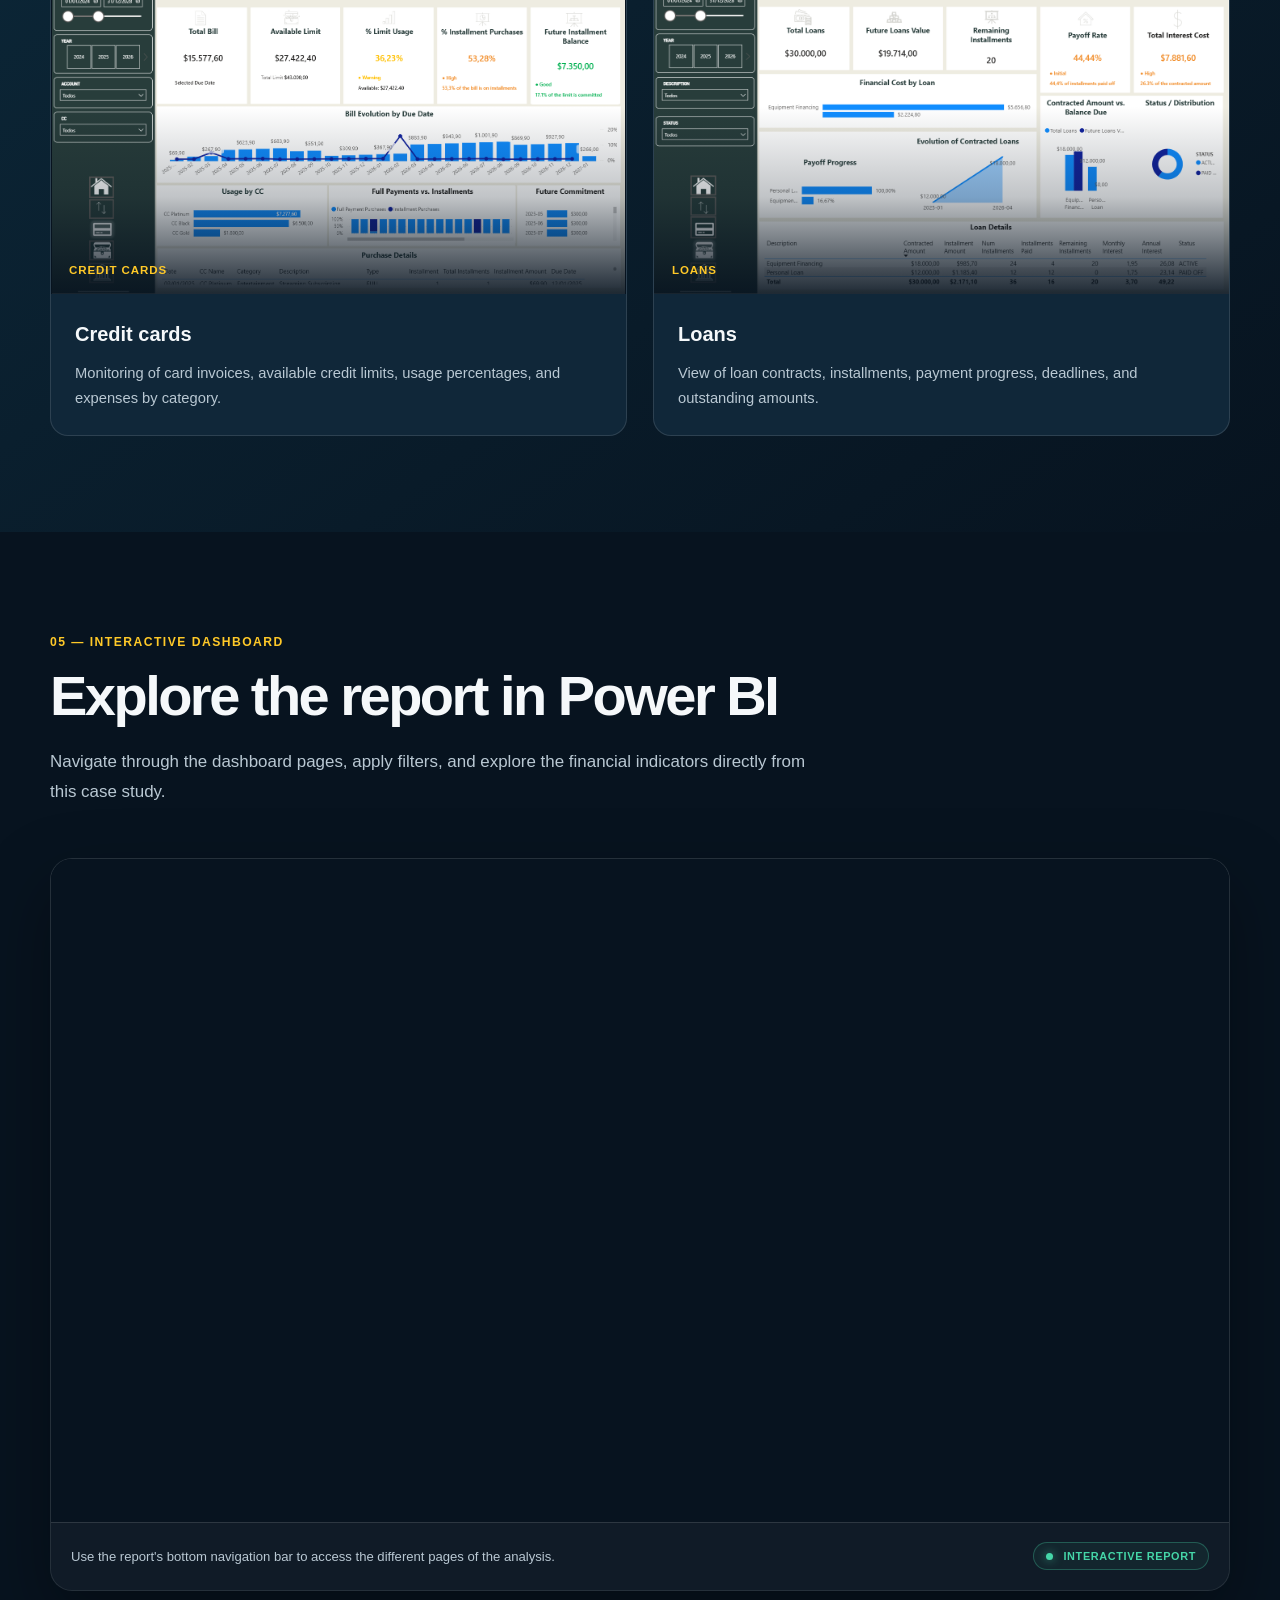
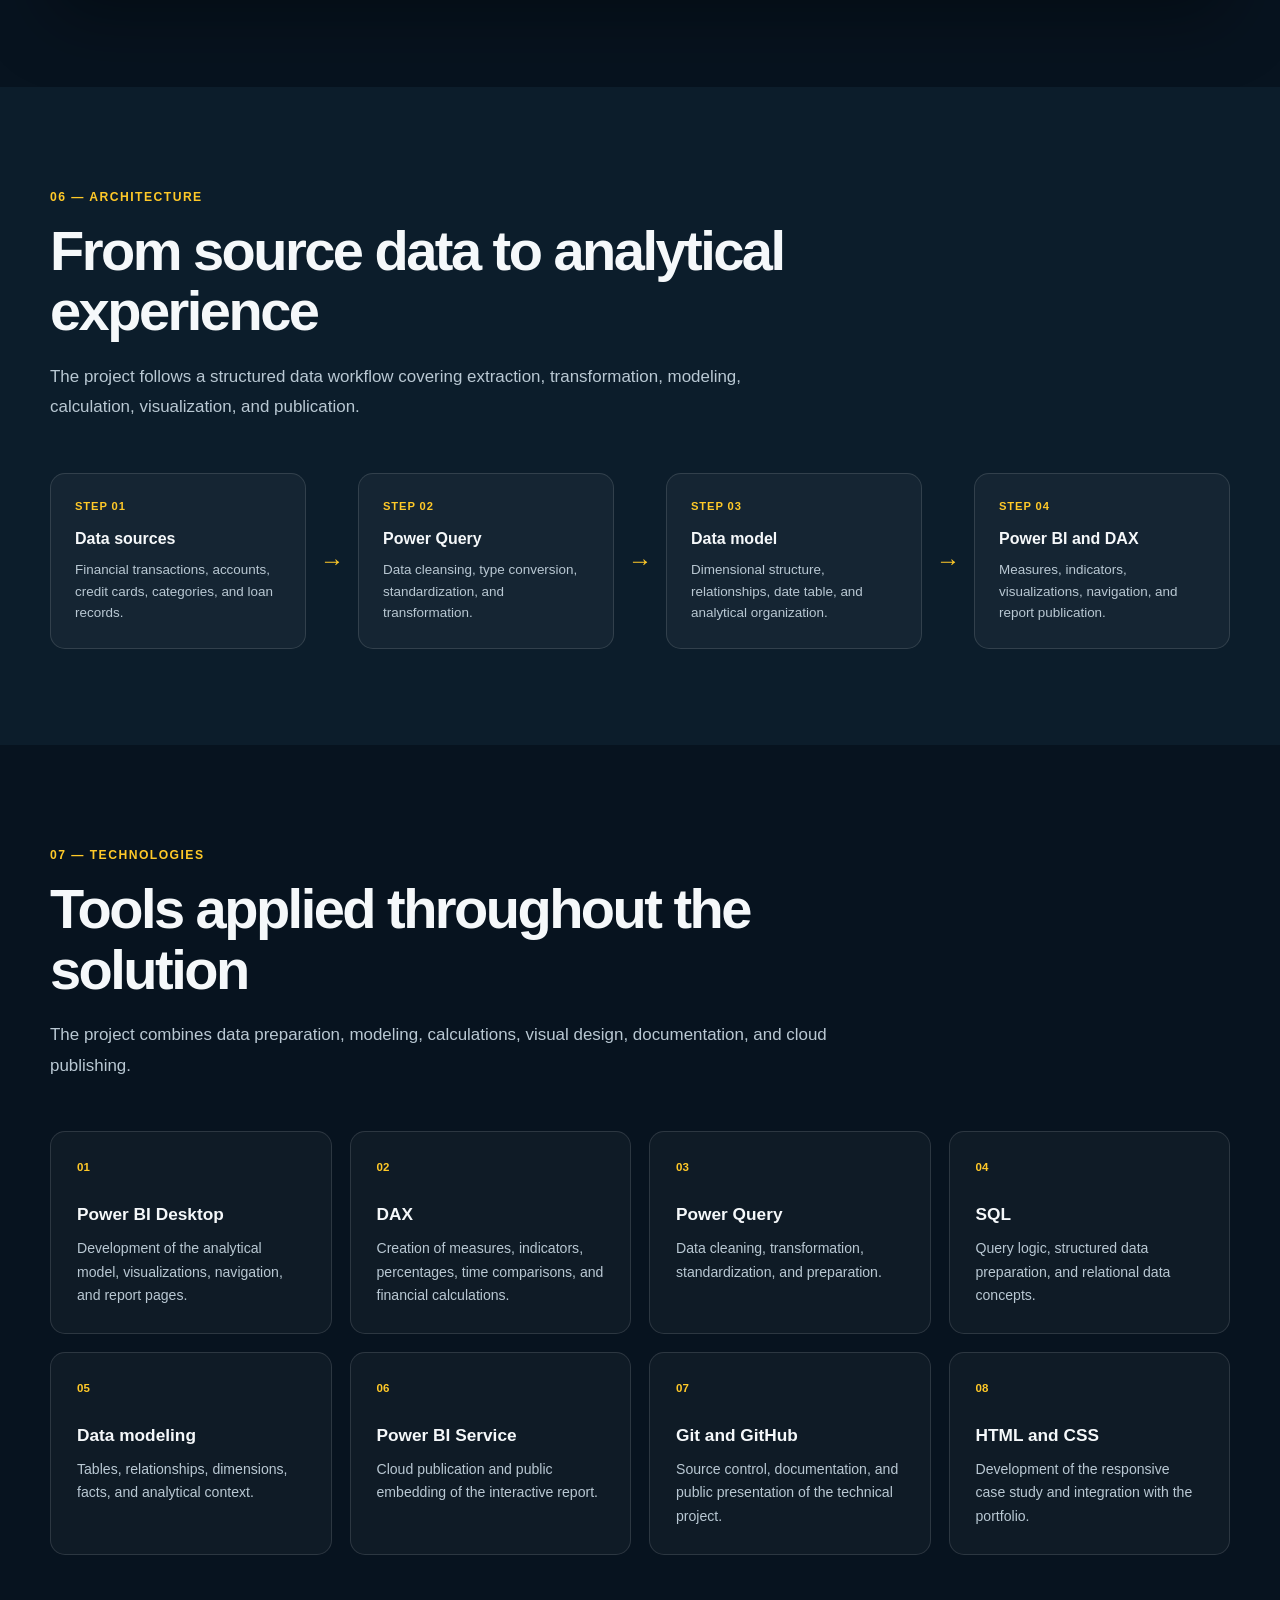
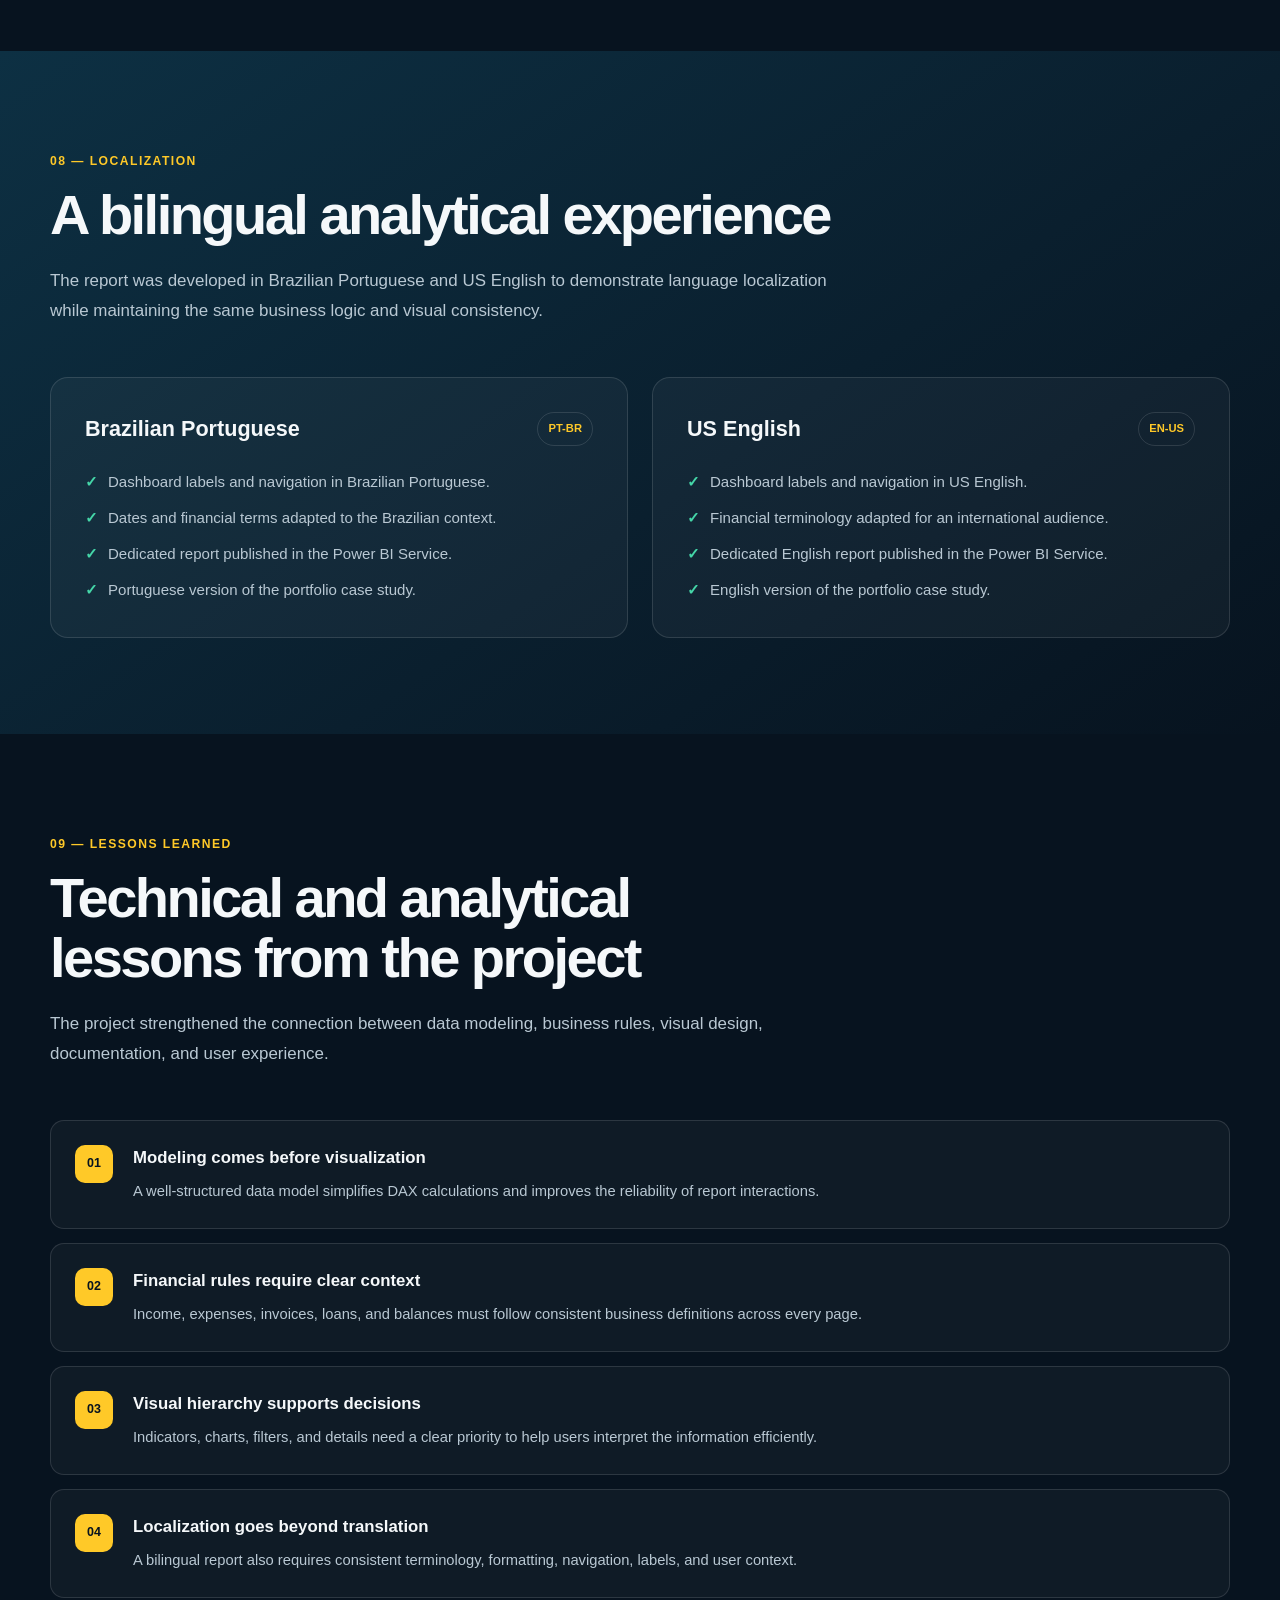
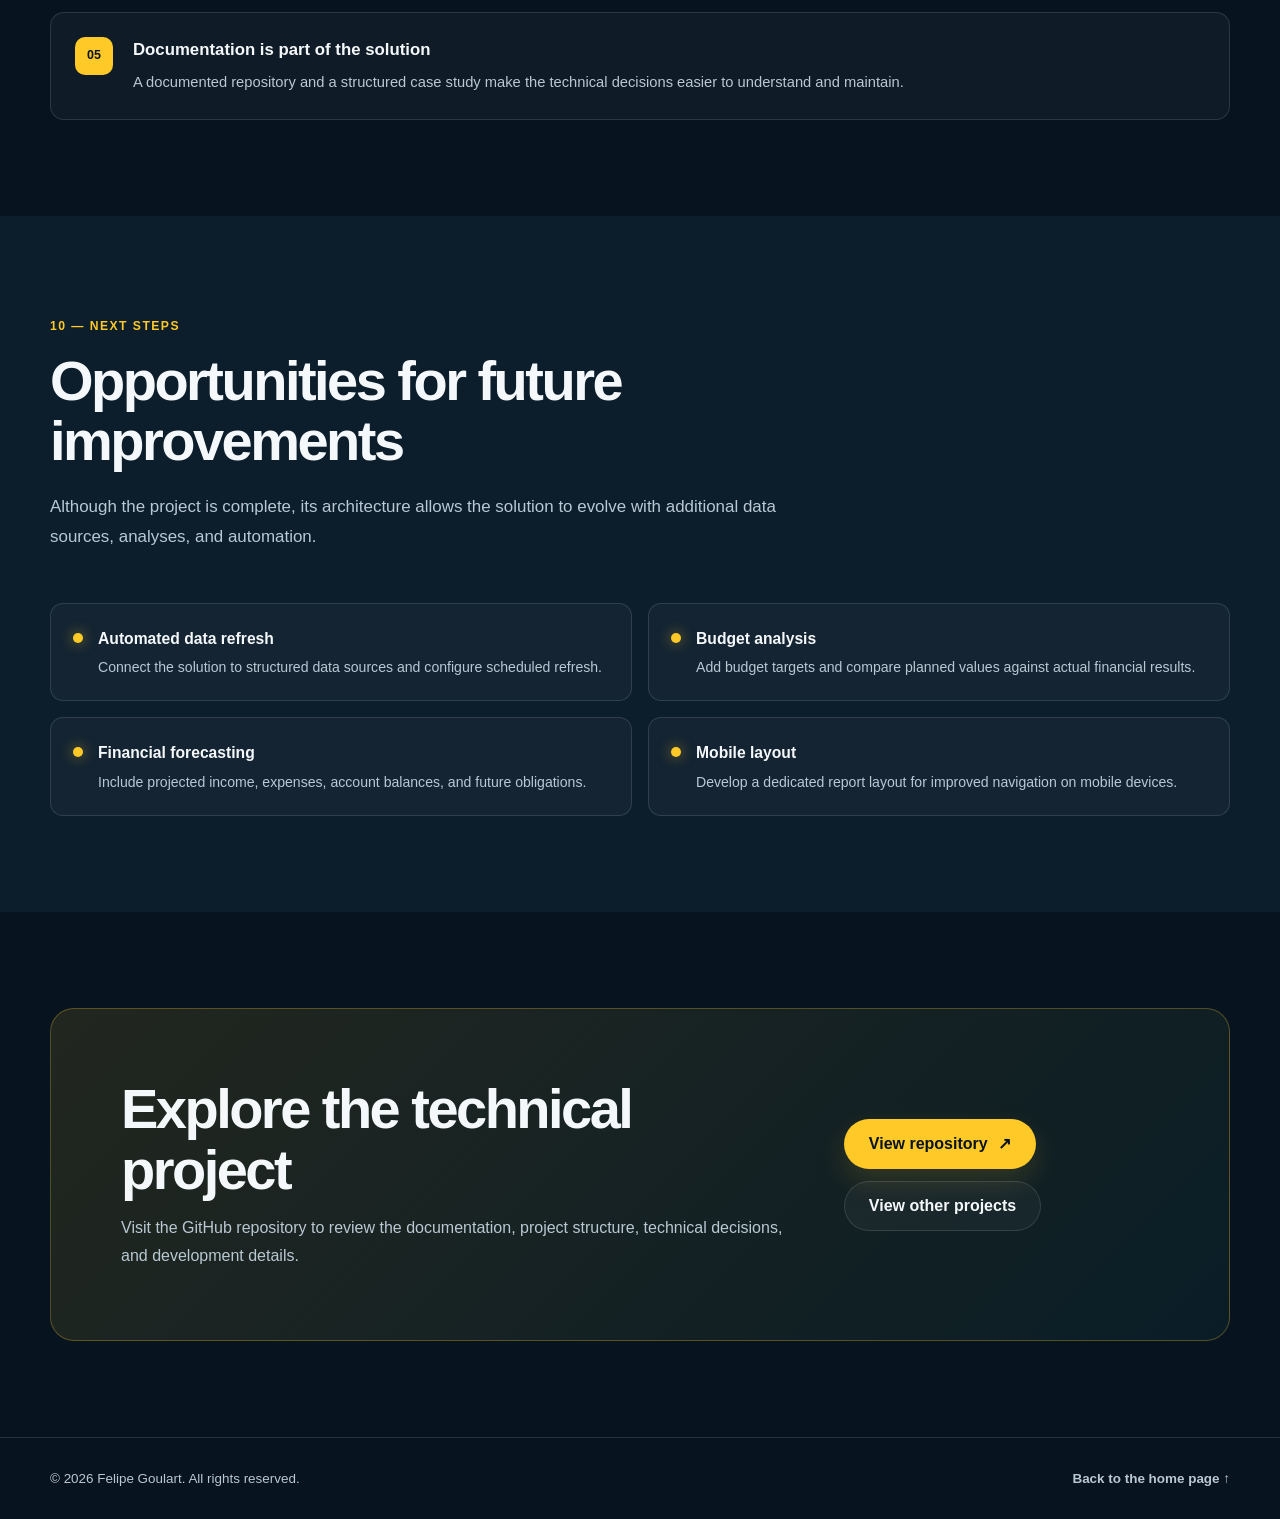
<file: projects/finance-dashboard-en.html>
<!DOCTYPE html>
<html lang="en-US">
<head>
    <meta charset="UTF-8">

    <meta
        name="viewport"
        content="width=device-width, initial-scale=1.0"
    >

    <meta
        name="description"
        content="Financial Dashboard case study developed by Felipe Goulart using Power BI, DAX, Power Query, SQL, data modeling, and Business Intelligence."
    >

    <meta
        name="keywords"
        content="Financial Dashboard, Power BI, DAX, Power Query, SQL, data modeling, Business Intelligence, data analytics"
    >

    <meta name="author" content="Felipe Goulart">
    <meta name="theme-color" content="#07131f">

    <title>
        Financial Dashboard | Felipe Goulart
    </title>

    <!-- Alternate language versions -->

    <link
        rel="alternate"
        hreflang="pt-BR"
        href="./finance-dashboard.html"
    >

    <link
        rel="alternate"
        hreflang="en-US"
        href="./finance-dashboard-en.html"
    >

    <!-- Global portfolio stylesheet -->

    <link
        rel="stylesheet"
        href="../assets/css/styles.css?v=1.2"
    >

    <!-- Project-specific styles -->

    <style>
        /* =====================================================
           PROJECT PAGE
        ===================================================== */

        .project-page {
            background: var(--color-background);
        }


        /* =====================================================
           INTERNAL HEADER
        ===================================================== */

        .project-header {
            position: sticky;
            top: 0;
            z-index: 1000;

            border-bottom: 1px solid var(--color-border);

            background: rgba(7, 19, 31, 0.94);

            backdrop-filter: blur(14px);
            -webkit-backdrop-filter: blur(14px);
        }

        .project-navigation {
            min-height: 74px;

            display: flex;
            align-items: center;
            justify-content: space-between;
            gap: 30px;
        }

        .project-brand {
            display: inline-flex;
            align-items: center;
            gap: 12px;

            color: var(--color-text);

            font-weight: 800;
        }

        .project-brand-symbol {
            width: 38px;
            height: 38px;

            display: grid;
            flex-shrink: 0;
            place-items: center;

            border-radius: 10px;

            color: var(--color-background);
            background: var(--color-primary);

            font-size: 0.85rem;
            font-weight: 900;

            transition:
                transform var(--transition),
                background-color var(--transition);
        }

        .project-brand:hover .project-brand-symbol {
            transform: rotate(-4deg) scale(1.05);
            background: var(--color-primary-light);
        }

        .project-navigation-links {
            display: flex;
            align-items: center;
            gap: 24px;
        }

        .project-navigation-links a {
            color: var(--color-text-soft);

            font-size: 0.92rem;
            font-weight: 700;

            transition: color var(--transition);
        }

        .project-navigation-links a:hover {
            color: var(--color-primary);
        }

        .back-link {
            display: inline-flex;
            align-items: center;
            gap: 8px;
        }

        .back-link-arrow {
            transition: transform var(--transition);
        }

        .back-link:hover .back-link-arrow {
            transform: translateX(-4px);
        }

        .language-link {
            padding: 7px 10px;

            border: 1px solid var(--color-border);
            border-radius: 999px;

            color: var(--color-primary) !important;

            font-size: 0.72rem !important;
            font-weight: 900 !important;
            letter-spacing: 0.05em;
        }

        .language-link:hover {
            border-color: rgba(255, 201, 40, 0.45);
            background: rgba(255, 201, 40, 0.07);
        }


        /* =====================================================
           PROJECT HERO
        ===================================================== */

        .project-hero {
            position: relative;
            overflow: hidden;

            padding: 100px 0 80px;

            background:
                radial-gradient(
                    circle at 88% 12%,
                    rgba(69, 214, 168, 0.12),
                    transparent 32%
                ),
                radial-gradient(
                    circle at 10% 90%,
                    rgba(255, 201, 40, 0.08),
                    transparent 30%
                ),
                linear-gradient(
                    145deg,
                    #07131f,
                    #0b2638 58%,
                    #103d52
                );
        }

        .project-hero::after {
            content: "";

            position: absolute;
            right: -180px;
            bottom: -260px;

            width: 540px;
            height: 540px;

            border: 1px solid rgba(255, 201, 40, 0.16);
            border-radius: 50%;

            pointer-events: none;
        }

        .project-breadcrumb {
            position: relative;
            z-index: 2;

            margin-bottom: 40px;

            display: flex;
            flex-wrap: wrap;
            align-items: center;
            gap: 10px;

            color: var(--color-text-soft);

            font-size: 0.84rem;
            font-weight: 700;
        }

        .project-breadcrumb a {
            transition: color var(--transition);
        }

        .project-breadcrumb a:hover {
            color: var(--color-primary);
        }

        .project-breadcrumb-separator {
            color: rgba(255, 255, 255, 0.35);
        }

        .project-hero-grid {
            position: relative;
            z-index: 2;

            display: grid;
            grid-template-columns: 1.02fr 0.98fr;
            align-items: center;
            gap: 70px;
        }

        .project-status-label {
            width: fit-content;
            margin-bottom: 24px;
            padding: 8px 13px;

            display: inline-flex;
            align-items: center;
            gap: 8px;

            border: 1px solid rgba(69, 214, 168, 0.32);
            border-radius: 999px;

            color: var(--color-accent);
            background: rgba(69, 214, 168, 0.07);

            font-size: 0.72rem;
            font-weight: 900;
            letter-spacing: 0.07em;
            text-transform: uppercase;
        }

        .project-status-label::before {
            content: "";

            width: 8px;
            height: 8px;

            border-radius: 50%;

            background: var(--color-accent);
            box-shadow: 0 0 12px rgba(69, 214, 168, 0.8);
        }

        .project-hero-title {
            max-width: 760px;
            margin-bottom: 24px;

            color: var(--color-text);

            font-size: clamp(3rem, 7vw, 5.6rem);
            font-weight: 750;
            line-height: 0.98;
            letter-spacing: -0.06em;
        }

        .project-hero-title span {
            display: block;

            color: var(--color-primary);
        }

        .project-hero-description {
            max-width: 680px;
            margin-bottom: 32px;

            color: var(--color-text-soft);

            font-size: clamp(1rem, 2vw, 1.16rem);
            line-height: 1.75;
        }

        .project-technology-list {
            margin-bottom: 36px;

            display: flex;
            flex-wrap: wrap;
            gap: 9px;
        }

        .project-technology {
            padding: 8px 12px;

            border: 1px solid var(--color-border);
            border-radius: 999px;

            color: var(--color-text-soft);
            background: rgba(255, 255, 255, 0.04);

            font-size: 0.76rem;
            font-weight: 800;
        }


        /* =====================================================
           PROJECT COVER
        ===================================================== */

        .project-cover-wrapper {
            position: relative;

            padding: 12px;

            border: 1px solid var(--color-border);
            border-radius: 24px;

            background: rgba(255, 255, 255, 0.045);

            box-shadow: 0 30px 75px rgba(0, 0, 0, 0.4);

            transform: rotate(1.2deg);
        }

        .project-cover-wrapper::before {
            content: "";

            position: absolute;
            top: -16px;
            right: 34px;
            z-index: 2;

            width: 82px;
            height: 32px;

            background: rgba(255, 201, 40, 0.82);

            transform: rotate(4deg);
        }

        .project-cover {
            width: 100%;
            aspect-ratio: 16 / 9;

            display: block;

            border-radius: 15px;

            object-fit: cover;
            object-position: center;

            background: var(--color-surface);
        }

        .project-cover-caption {
            padding: 14px 8px 4px;

            color: var(--color-text-soft);

            font-size: 0.76rem;
            line-height: 1.5;
            text-align: center;
        }


        /* =====================================================
           INTERNAL PAGE INDEX
        ===================================================== */

        .project-index {
            position: relative;
            z-index: 10;

            border-top: 1px solid var(--color-border);
            border-bottom: 1px solid var(--color-border);

            background: var(--color-background-soft);
        }

        .project-index-list {
            min-height: 68px;

            display: flex;
            align-items: center;
            gap: 26px;
            overflow-x: auto;

            list-style: none;

            scrollbar-width: thin;
        }

        .project-index-list a {
            color: var(--color-text-soft);

            font-size: 0.84rem;
            font-weight: 800;
            white-space: nowrap;

            transition: color var(--transition);
        }

        .project-index-list a:hover {
            color: var(--color-primary);
        }


        /* =====================================================
           SECTION STRUCTURE
        ===================================================== */

        .case-section {
            padding: 96px 0;
        }

        .case-section-soft {
            background: var(--color-background-soft);
        }

        .case-section-gradient {
            background:
                linear-gradient(
                    145deg,
                    #0d3043,
                    #0a1f2e 58%,
                    #07131f
                );
        }

        .case-section-header {
            max-width: 780px;
            margin-bottom: 50px;
        }

        .case-label {
            display: inline-block;
            margin-bottom: 14px;

            color: var(--color-primary);

            font-size: 0.76rem;
            font-weight: 900;
            letter-spacing: 0.12em;
            text-transform: uppercase;
        }

        .case-title {
            margin-bottom: 20px;

            color: var(--color-text);

            font-size: clamp(2rem, 5vw, 3.5rem);
            font-weight: 750;
            line-height: 1.08;
            letter-spacing: -0.045em;
        }

        .case-description {
            color: var(--color-text-soft);

            font-size: 1.06rem;
            line-height: 1.8;
        }

        .case-description + .case-description {
            margin-top: 18px;
        }


        /* =====================================================
           OVERVIEW
        ===================================================== */

        .overview-grid {
            display: grid;
            grid-template-columns: 1.15fr 0.85fr;
            gap: 70px;
        }

        .overview-content p {
            margin-bottom: 20px;

            color: var(--color-text-soft);

            font-size: 1.02rem;
            line-height: 1.8;
        }

        .overview-content strong {
            color: var(--color-text);
        }

        .project-facts {
            display: grid;
            gap: 14px;
        }

        .project-fact {
            padding: 20px;

            border: 1px solid var(--color-border);
            border-radius: 14px;

            background: rgba(255, 255, 255, 0.035);
        }

        .project-fact-label {
            display: block;
            margin-bottom: 6px;

            color: var(--color-primary);

            font-size: 0.7rem;
            font-weight: 900;
            letter-spacing: 0.08em;
            text-transform: uppercase;
        }

        .project-fact-value {
            color: var(--color-text);

            font-size: 0.96rem;
            font-weight: 700;
            line-height: 1.5;
        }


        /* =====================================================
           CHALLENGE AND OBJECTIVES
        ===================================================== */

        .challenge-grid {
            display: grid;
            grid-template-columns: repeat(2, minmax(0, 1fr));
            gap: 24px;
        }

        .challenge-card {
            padding: 34px;

            border: 1px solid var(--color-border);
            border-radius: var(--border-radius);

            background:
                linear-gradient(
                    145deg,
                    rgba(255, 255, 255, 0.055),
                    rgba(255, 255, 255, 0.02)
                );
        }

        .challenge-card-number {
            display: block;
            margin-bottom: 28px;

            color: var(--color-primary);

            font-size: 0.76rem;
            font-weight: 900;
        }

        .challenge-card h3 {
            margin-bottom: 14px;

            color: var(--color-text);

            font-size: 1.4rem;
            line-height: 1.3;
        }

        .challenge-card p {
            color: var(--color-text-soft);

            line-height: 1.75;
        }


        /* =====================================================
           INDICATORS
        ===================================================== */

        .indicator-grid {
            display: grid;
            grid-template-columns: repeat(4, minmax(0, 1fr));
            gap: 18px;
        }

        .indicator-card {
            min-width: 0;
            padding: 26px;

            border: 1px solid var(--color-border);
            border-radius: 16px;

            background: rgba(255, 255, 255, 0.04);

            transition:
                transform var(--transition),
                border-color var(--transition),
                background-color var(--transition);
        }

        .indicator-card:hover {
            transform: translateY(-5px);

            border-color: rgba(255, 201, 40, 0.4);
            background: rgba(255, 255, 255, 0.06);
        }

        .indicator-icon {
            width: 42px;
            height: 42px;
            margin-bottom: 22px;

            display: grid;
            place-items: center;

            border-radius: 11px;

            color: var(--color-background);
            background: var(--color-primary);

            font-size: 0.82rem;
            font-weight: 900;
        }

        .indicator-card h3 {
            margin-bottom: 9px;

            color: var(--color-text);

            font-size: 1rem;
            line-height: 1.35;
        }

        .indicator-card p {
            color: var(--color-text-soft);

            font-size: 0.88rem;
            line-height: 1.65;
        }


        /* =====================================================
           DASHBOARD PAGES
        ===================================================== */

        .dashboard-pages-grid {
            display: grid;
            grid-template-columns: repeat(2, minmax(0, 1fr));
            gap: 26px;
        }

        .dashboard-page-card {
            min-width: 0;
            overflow: hidden;

            border: 1px solid var(--color-border);
            border-radius: var(--border-radius);

            background: var(--color-surface);

            transition:
                transform var(--transition),
                border-color var(--transition),
                box-shadow var(--transition);
        }

        .dashboard-page-card:hover {
            transform: translateY(-7px);

            border-color: rgba(255, 201, 40, 0.45);

            box-shadow: 0 22px 48px rgba(0, 0, 0, 0.24);
        }

        .dashboard-page-visual {
            position: relative;

            height: 190px;
            overflow: hidden;

            display: grid;
            place-items: center;

            background:
                linear-gradient(
                    145deg,
                    rgba(255, 201, 40, 0.14),
                    rgba(69, 214, 168, 0.08)
                );
        }

        .dashboard-page-visual.dashboard-page-visual-image {
            position: relative;

            width: 100%;
            height: auto;
            aspect-ratio: 16 / 9;

            display: block;
            overflow: hidden;

            background: #07131f;
        }

        .dashboard-page-image {
            width: 100%;
            height: 100%;

            display: block;

            object-fit: contain;
            object-position: center;

            background: #07131f;

            transition:
                transform 450ms ease,
                filter 300ms ease;
        }

        .dashboard-page-card:hover .dashboard-page-image {
            transform: scale(1.025);

            filter:
                saturate(1.06)
                contrast(1.02);
        }

        .dashboard-page-visual-image::after {
            content: "";

            position: absolute;
            inset: 0;
            z-index: 1;

            background:
                linear-gradient(
                    to top,
                    rgba(7, 19, 31, 0.9) 0%,
                    rgba(7, 19, 31, 0.25) 30%,
                    transparent 58%
                );

            pointer-events: none;
        }

        .dashboard-page-name {
            position: absolute;
            right: 18px;
            bottom: 16px;
            left: 18px;
            z-index: 2;

            margin: 0;

            color: var(--color-primary);

            font-size: 0.72rem;
            font-weight: 900;
            letter-spacing: 0.08em;
            line-height: 1.4;
            text-transform: uppercase;

            pointer-events: none;
        }

        .dashboard-page-content {
            padding: 24px;
        }

        .dashboard-page-content h3 {
            margin-bottom: 11px;

            color: var(--color-text);

            font-size: 1.25rem;
        }

        .dashboard-page-content p {
            color: var(--color-text-soft);

            font-size: 0.92rem;
            line-height: 1.7;
        }


        /* =====================================================
           INTERACTIVE POWER BI DASHBOARD
        ===================================================== */

        .powerbi-embed-shell {
            overflow: hidden;

            border: 1px solid var(--color-border);
            border-radius: 22px;

            background: #07131f;

            box-shadow: 0 28px 70px rgba(0, 0, 0, 0.34);
        }

        .powerbi-embed {
            position: relative;

            width: 100%;
            aspect-ratio: 16 / 9;

            overflow: hidden;

            background: #07131f;
        }

        .powerbi-embed iframe,
        .powerbi-frame {
            position: absolute;
            inset: 0;

            width: 100% !important;
            height: 100% !important;

            display: block;

            border: 0;

            background: #07131f;
        }

        .powerbi-embed-footer {
            min-height: 68px;
            padding: 16px 20px;

            display: flex;
            align-items: center;
            justify-content: space-between;
            gap: 24px;

            border-top: 1px solid var(--color-border);

            background: rgba(255, 255, 255, 0.035);
        }

        .powerbi-embed-footer p {
            color: var(--color-text-soft);

            font-size: 0.82rem;
            line-height: 1.6;
        }

        .powerbi-embed-status {
            flex-shrink: 0;

            padding: 8px 12px;

            border: 1px solid rgba(69, 214, 168, 0.3);
            border-radius: 999px;

            color: var(--color-accent);
            background: rgba(69, 214, 168, 0.06);

            font-size: 0.68rem;
            font-weight: 900;
            letter-spacing: 0.06em;
            line-height: 1;
            text-transform: uppercase;
        }

        .powerbi-embed-status::before {
            content: "";

            width: 7px;
            height: 7px;
            margin-right: 7px;

            display: inline-block;

            border-radius: 50%;

            background: var(--color-accent);
            box-shadow: 0 0 10px rgba(69, 214, 168, 0.65);
        }

        .powerbi-noscript {
            margin-top: 18px;
            padding: 16px;

            border: 1px solid rgba(255, 201, 40, 0.25);
            border-radius: 12px;

            color: var(--color-text-soft);
            background: rgba(255, 201, 40, 0.05);

            font-size: 0.9rem;
            line-height: 1.6;
        }


        /* =====================================================
           ARCHITECTURE
        ===================================================== */

        .architecture-flow {
            display: grid;
            grid-template-columns:
                minmax(0, 1fr)
                auto
                minmax(0, 1fr)
                auto
                minmax(0, 1fr)
                auto
                minmax(0, 1fr);

            align-items: center;
            gap: 14px;
        }

        .architecture-step {
            min-height: 170px;
            padding: 24px;

            display: flex;
            flex-direction: column;
            justify-content: center;

            border: 1px solid var(--color-border);
            border-radius: 15px;

            background: rgba(255, 255, 255, 0.04);
        }

        .architecture-step span {
            display: block;
            margin-bottom: 10px;

            color: var(--color-primary);

            font-size: 0.7rem;
            font-weight: 900;
            letter-spacing: 0.08em;
            text-transform: uppercase;
        }

        .architecture-step h3 {
            margin-bottom: 8px;

            color: var(--color-text);

            font-size: 1rem;
        }

        .architecture-step p {
            color: var(--color-text-soft);

            font-size: 0.84rem;
            line-height: 1.6;
        }

        .architecture-arrow {
            color: var(--color-primary);

            font-size: 1.5rem;
            font-weight: 900;
        }


        /* =====================================================
           TECHNOLOGIES
        ===================================================== */

        .technology-grid {
            display: grid;
            grid-template-columns: repeat(4, minmax(0, 1fr));
            gap: 18px;
        }

        .technology-card {
            min-width: 0;
            padding: 26px;

            border: 1px solid var(--color-border);
            border-radius: 15px;

            background: rgba(255, 255, 255, 0.035);
        }

        .technology-card-index {
            display: block;
            margin-bottom: 24px;

            color: var(--color-primary);

            font-size: 0.72rem;
            font-weight: 900;
        }

        .technology-card h3 {
            margin-bottom: 9px;

            color: var(--color-text);

            font-size: 1.08rem;
        }

        .technology-card p {
            color: var(--color-text-soft);

            font-size: 0.88rem;
            line-height: 1.65;
        }


        /* =====================================================
           LOCALIZATION
        ===================================================== */

        .localization-grid {
            display: grid;
            grid-template-columns: repeat(2, minmax(0, 1fr));
            gap: 24px;
        }

        .localization-card {
            padding: 34px;

            border: 1px solid var(--color-border);
            border-radius: var(--border-radius);

            background: rgba(255, 255, 255, 0.04);
        }

        .localization-language {
            margin-bottom: 24px;

            display: flex;
            align-items: center;
            justify-content: space-between;
            gap: 20px;
        }

        .localization-language h3 {
            color: var(--color-text);

            font-size: 1.35rem;
        }

        .language-code {
            padding: 7px 10px;

            border: 1px solid var(--color-border);
            border-radius: 999px;

            color: var(--color-primary);

            font-size: 0.7rem;
            font-weight: 900;
        }

        .localization-card ul {
            display: grid;
            gap: 12px;

            list-style: none;
        }

        .localization-card li {
            position: relative;

            padding-left: 23px;

            color: var(--color-text-soft);

            font-size: 0.94rem;
            line-height: 1.6;
        }

        .localization-card li::before {
            content: "✓";

            position: absolute;
            top: 0;
            left: 0;

            color: var(--color-accent);

            font-weight: 900;
        }


        /* =====================================================
           LESSONS LEARNED
        ===================================================== */

        .learning-list {
            display: grid;
            gap: 14px;
        }

        .learning-item {
            padding: 24px;

            display: grid;
            grid-template-columns: auto 1fr;
            align-items: start;
            gap: 20px;

            border: 1px solid var(--color-border);
            border-radius: 14px;

            background: rgba(255, 255, 255, 0.035);
        }

        .learning-number {
            width: 38px;
            height: 38px;

            display: grid;
            place-items: center;

            border-radius: 10px;

            color: var(--color-background);
            background: var(--color-primary);

            font-size: 0.78rem;
            font-weight: 900;
        }

        .learning-item h3 {
            margin-bottom: 7px;

            color: var(--color-text);

            font-size: 1.05rem;
        }

        .learning-item p {
            color: var(--color-text-soft);

            font-size: 0.92rem;
            line-height: 1.7;
        }


        /* =====================================================
           NEXT STEPS
        ===================================================== */

        .next-steps-list {
            display: grid;
            grid-template-columns: repeat(2, minmax(0, 1fr));
            gap: 16px;
        }

        .next-step {
            padding: 22px;

            display: flex;
            align-items: flex-start;
            gap: 15px;

            border: 1px solid var(--color-border);
            border-radius: 13px;

            background: rgba(255, 255, 255, 0.035);
        }

        .next-step-marker {
            width: 10px;
            height: 10px;
            margin-top: 7px;

            flex-shrink: 0;

            border-radius: 50%;

            background: var(--color-primary);
            box-shadow: 0 0 13px rgba(255, 201, 40, 0.55);
        }

        .next-step h3 {
            margin-bottom: 5px;

            color: var(--color-text);

            font-size: 0.98rem;
        }

        .next-step p {
            color: var(--color-text-soft);

            font-size: 0.88rem;
            line-height: 1.6;
        }


        /* =====================================================
           FINAL CALL TO ACTION
        ===================================================== */

        .project-call-to-action {
            padding: 96px 0;
        }

        .project-call-to-action-box {
            padding: 70px;

            display: flex;
            align-items: center;
            justify-content: space-between;
            gap: 60px;

            border: 1px solid rgba(255, 201, 40, 0.28);
            border-radius: 24px;

            background:
                linear-gradient(
                    135deg,
                    rgba(255, 201, 40, 0.11),
                    rgba(69, 214, 168, 0.055)
                );
        }

        .project-call-to-action-content {
            max-width: 700px;
        }

        .project-call-to-action h2 {
            margin-bottom: 14px;

            color: var(--color-text);

            font-size: clamp(2rem, 5vw, 3.5rem);
            line-height: 1.08;
            letter-spacing: -0.045em;
        }

        .project-call-to-action p {
            color: var(--color-text-soft);

            line-height: 1.75;
        }

        .project-call-to-action-actions {
            display: flex;
            flex-wrap: wrap;
            gap: 12px;
        }


        /* =====================================================
           PROJECT FOOTER
        ===================================================== */

        .project-footer {
            padding: 30px 0;

            border-top: 1px solid var(--color-border);

            background: var(--color-background);
        }

        .project-footer-content {
            display: flex;
            align-items: center;
            justify-content: space-between;
            gap: 24px;

            color: var(--color-text-soft);

            font-size: 0.84rem;
        }

        .project-footer-content a {
            color: var(--color-text-soft);

            font-weight: 800;

            transition: color var(--transition);
        }

        .project-footer-content a:hover {
            color: var(--color-primary);
        }


        /* =====================================================
           RESPONSIVE LAYOUT
        ===================================================== */

        @media (max-width: 1080px) {
            .project-hero-grid {
                gap: 48px;
            }

            .indicator-grid,
            .technology-grid {
                grid-template-columns: repeat(2, minmax(0, 1fr));
            }

            .architecture-flow {
                grid-template-columns: 1fr;
            }

            .architecture-step {
                min-height: auto;
            }

            .architecture-arrow {
                transform: rotate(90deg);

                text-align: center;
            }
        }

        @media (max-width: 920px) {
            .project-hero-grid,
            .overview-grid {
                grid-template-columns: 1fr;
            }

            .project-cover-wrapper {
                max-width: 720px;

                transform: none;
            }

            .dashboard-pages-grid {
                grid-template-columns: repeat(2, minmax(0, 1fr));
            }

            .project-call-to-action-box {
                align-items: flex-start;
                flex-direction: column;
            }
        }

        @media (max-width: 700px) {
            .project-navigation {
                padding: 14px 0;

                align-items: flex-start;
                flex-direction: column;
                gap: 12px;
            }

            .project-navigation-links {
                width: 100%;
                padding-bottom: 4px;

                gap: 18px;
                overflow-x: auto;
            }

            .project-navigation-links a {
                white-space: nowrap;
            }

            .project-hero {
                padding: 72px 0 64px;
            }

            .case-section {
                padding: 72px 0;
            }

            .challenge-grid,
            .dashboard-pages-grid,
            .localization-grid,
            .next-steps-list {
                grid-template-columns: 1fr;
            }

            .powerbi-embed {
                min-height: 520px;
                aspect-ratio: auto;
            }

            .powerbi-embed-footer {
                align-items: flex-start;
                flex-direction: column;
                gap: 12px;
            }

            .project-call-to-action {
                padding: 72px 0;
            }

            .project-call-to-action-box {
                padding: 42px 30px;
            }

            .project-footer-content {
                align-items: flex-start;
                flex-direction: column;
            }
        }

        @media (max-width: 520px) {
            .indicator-grid,
            .technology-grid {
                grid-template-columns: 1fr;
            }

            .project-hero-title {
                font-size: clamp(2.8rem, 15vw, 4rem);
            }

            .challenge-card,
            .localization-card {
                padding: 26px;
            }

            .dashboard-page-content {
                padding: 21px;
            }

            .powerbi-embed {
                min-height: 480px;
            }

            .powerbi-embed-footer {
                padding: 15px;
            }

            .learning-item {
                grid-template-columns: 1fr;
            }

            .project-call-to-action-box {
                padding: 35px 24px;
            }

            .project-call-to-action-actions {
                width: 100%;
                flex-direction: column;
            }

            .project-call-to-action-actions .button {
                width: 100%;
            }
        }

        @media (prefers-reduced-motion: reduce) {
            .project-cover-wrapper,
            .dashboard-page-card:hover,
            .dashboard-page-card:hover .dashboard-page-image,
            .indicator-card:hover {
                transform: none;
            }
        }
    </style>
</head>

<body class="project-page">

    <!-- Accessibility link -->

    <a class="skip-link" href="#main-content">
        Skip to main content
    </a>

    <!-- =====================================================
         HEADER
    ====================================================== -->

    <header class="project-header">
        <div class="container project-navigation">

            <a
                class="project-brand"
                href="../index-en.html"
                aria-label="Felipe Goulart — return to the English portfolio"
            >
                <span
                    class="project-brand-symbol"
                    aria-hidden="true"
                >
                    FG
                </span>

                <span>Felipe Goulart</span>
            </a>

            <nav
                class="project-navigation-links"
                aria-label="Project navigation"
            >
                <a
                    class="back-link"
                    href="../index-en.html#projects"
                >
                    <span
                        class="back-link-arrow"
                        aria-hidden="true"
                    >
                        ←
                    </span>

                    Portfolio
                </a>

                <a href="#interactive-dashboard">
                    Live dashboard
                </a>

                <a
                    href="https://github.com/felipe79goulart/powerbi-finance-dashboard"
                    target="_blank"
                    rel="noopener noreferrer"
                    aria-label="Open the Financial Dashboard repository on GitHub in a new tab"
                >
                    GitHub ↗
                </a>

                <a
                    class="language-link"
                    href="./finance-dashboard.html"
                    lang="pt-BR"
                    hreflang="pt-BR"
                    aria-label="View this case study in Brazilian Portuguese"
                >
                    PT
                </a>
            </nav>

        </div>
    </header>

    <main id="main-content">

        <!-- =====================================================
             PROJECT HERO
        ====================================================== -->

        <section class="project-hero">
            <div class="container">

                <nav
                    class="project-breadcrumb"
                    aria-label="Breadcrumb"
                >
                    <a href="../index-en.html">
                        Portfolio
                    </a>

                    <span
                        class="project-breadcrumb-separator"
                        aria-hidden="true"
                    >
                        /
                    </span>

                    <a href="../index-en.html#projects">
                        Projects
                    </a>

                    <span
                        class="project-breadcrumb-separator"
                        aria-hidden="true"
                    >
                        /
                    </span>

                    <span aria-current="page">
                        Financial Dashboard
                    </span>
                </nav>

                <div class="project-hero-grid">

                    <div class="project-hero-content">

                        <span class="project-status-label">
                            Completed project
                        </span>

                        <h1 class="project-hero-title">
                            Financial
                            <span>Dashboard</span>
                        </h1>

                        <p class="project-hero-description">
                            A personal finance analytics solution
                            developed in Power BI to consolidate cash
                            flow, credit cards, loans, and key financial
                            indicators into a clear, interactive
                            experience.
                        </p>

                        <div
                            class="project-technology-list"
                            aria-label="Technologies used in the project"
                        >
                            <span class="project-technology">
                                Power BI
                            </span>

                            <span class="project-technology">
                                DAX
                            </span>

                            <span class="project-technology">
                                Power Query
                            </span>

                            <span class="project-technology">
                                SQL
                            </span>

                            <span class="project-technology">
                                Data Modeling
                            </span>
                        </div>

                        <div class="button-group">
                            <a
                                class="button button-primary"
                                href="#interactive-dashboard"
                            >
                                Explore live dashboard
                                <span aria-hidden="true">↓</span>
                            </a>

                            <a
                                class="button button-secondary"
                                href="https://github.com/felipe79goulart/powerbi-finance-dashboard"
                                target="_blank"
                                rel="noopener noreferrer"
                                aria-label="View the Financial Dashboard technical repository on GitHub in a new tab"
                            >
                                View repository
                                <span aria-hidden="true">↗</span>
                            </a>
                        </div>

                    </div>

                    <figure class="project-cover-wrapper">
                        <img
                            class="project-cover"
                            src="../assets/images/dashboards/finance-dashboard/finance-dashboard-cover-en.png"
                            alt="Overview page of the Financial Dashboard developed by Felipe Goulart"
                            width="1200"
                            height="675"
                        >

                        <figcaption class="project-cover-caption">
                            Financial overview with indicators,
                            charts, and interactive filters.
                        </figcaption>
                    </figure>

                </div>
            </div>
        </section>

        <!-- =====================================================
             INTERNAL INDEX
        ====================================================== -->

        <nav
            class="project-index"
            aria-label="Case study sections"
        >
            <div class="container">
                <ul class="project-index-list">
                    <li>
                        <a href="#overview">Overview</a>
                    </li>

                    <li>
                        <a href="#challenge">Challenge</a>
                    </li>

                    <li>
                        <a href="#indicators">Indicators</a>
                    </li>

                    <li>
                        <a href="#dashboard-pages">
                            Dashboard pages
                        </a>
                    </li>

                    <li>
                        <a href="#interactive-dashboard">
                            Interactive dashboard
                        </a>
                    </li>

                    <li>
                        <a href="#architecture">Architecture</a>
                    </li>

                    <li>
                        <a href="#technologies">Technologies</a>
                    </li>

                    <li>
                        <a href="#localization">Localization</a>
                    </li>

                    <li>
                        <a href="#lessons-learned">
                            Lessons learned
                        </a>
                    </li>

                    <li>
                        <a href="#next-steps">Next steps</a>
                    </li>
                </ul>
            </div>
        </nav>

        <!-- =====================================================
             OVERVIEW
        ====================================================== -->

        <section
            class="case-section"
            id="overview"
        >
            <div class="container">

                <div class="case-section-header">
                    <span class="case-label">
                        01 — Overview
                    </span>

                    <h2 class="case-title">
                        A unified view of personal finances
                    </h2>

                    <p class="case-description">
                        The project centralizes financial information
                        and transforms transactional data into clear,
                        useful indicators for financial monitoring and
                        decision-making.
                    </p>
                </div>

                <div class="overview-grid">

                    <div class="overview-content">
                        <p>
                            The <strong>Financial Dashboard</strong>
                            was designed to organize and analyze
                            information related to income, expenses,
                            bank accounts, credit cards, and loans.
                        </p>

                        <p>
                            The solution uses a structured analytical
                            model and DAX measures to provide a
                            consistent view of financial performance
                            across different periods and categories.
                        </p>

                        <p>
                            In addition to technical development, the
                            project focuses on visual hierarchy,
                            intuitive navigation, responsive
                            presentation, and support for Brazilian
                            Portuguese and US English.
                        </p>
                    </div>

                    <aside
                        class="project-facts"
                        aria-label="Project facts"
                    >
                        <div class="project-fact">
                            <span class="project-fact-label">
                                Project type
                            </span>

                            <span class="project-fact-value">
                                Personal finance analytics
                            </span>
                        </div>

                        <div class="project-fact">
                            <span class="project-fact-label">
                                Role
                            </span>

                            <span class="project-fact-value">
                                End-to-end development
                            </span>
                        </div>

                        <div class="project-fact">
                            <span class="project-fact-label">
                                Status
                            </span>

                            <span class="project-fact-value">
                                Completed and published
                            </span>
                        </div>

                        <div class="project-fact">
                            <span class="project-fact-label">
                                Languages
                            </span>

                            <span class="project-fact-value">
                                Brazilian Portuguese and US English
                            </span>
                        </div>
                    </aside>

                </div>
            </div>
        </section>

        <!-- =====================================================
             CHALLENGE
        ====================================================== -->

        <section
            class="case-section case-section-soft"
            id="challenge"
        >
            <div class="container">

                <div class="case-section-header">
                    <span class="case-label">
                        02 — Challenge
                    </span>

                    <h2 class="case-title">
                        Turning fragmented records into financial insight
                    </h2>

                    <p class="case-description">
                        The main challenge was to combine different
                        financial subjects into a consistent data model
                        without sacrificing clarity, usability, or
                        analytical depth.
                    </p>
                </div>

                <div class="challenge-grid">

                    <article class="challenge-card">
                        <span class="challenge-card-number">
                            01
                        </span>

                        <h3>
                            Data consolidation
                        </h3>

                        <p>
                            Organize transactions, accounts, cards, and
                            loans from different structures into a
                            standardized analytical dataset.
                        </p>
                    </article>

                    <article class="challenge-card">
                        <span class="challenge-card-number">
                            02
                        </span>

                        <h3>
                            Analytical consistency
                        </h3>

                        <p>
                            Create reliable calculations for income,
                            expenses, balances, invoices, installments,
                            and outstanding loan amounts.
                        </p>
                    </article>

                    <article class="challenge-card">
                        <span class="challenge-card-number">
                            03
                        </span>

                        <h3>
                            Visual clarity
                        </h3>

                        <p>
                            Present complex financial information through
                            an organized interface with clear hierarchy
                            and focused visual elements.
                        </p>
                    </article>

                    <article class="challenge-card">
                        <span class="challenge-card-number">
                            04
                        </span>

                        <h3>
                            Bilingual experience
                        </h3>

                        <p>
                            Provide equivalent versions in Brazilian
                            Portuguese and US English while preserving
                            the same calculations and navigation logic.
                        </p>
                    </article>

                </div>
            </div>
        </section>

        <!-- =====================================================
             INDICATORS
        ====================================================== -->

        <section
            class="case-section"
            id="indicators"
        >
            <div class="container">

                <div class="case-section-header">
                    <span class="case-label">
                        03 — Indicators
                    </span>

                    <h2 class="case-title">
                        Key metrics designed for financial monitoring
                    </h2>

                    <p class="case-description">
                        The dashboard combines high-level indicators
                        with detailed analysis to help users understand
                        financial performance and identify relevant
                        trends.
                    </p>
                </div>

                <div class="indicator-grid">

                    <article class="indicator-card">
                        <span class="indicator-icon" aria-hidden="true">
                            IN
                        </span>

                        <h3>Total income</h3>

                        <p>
                            Consolidated value of financial inflows
                            within the selected period.
                        </p>
                    </article>

                    <article class="indicator-card">
                        <span class="indicator-icon" aria-hidden="true">
                            OUT
                        </span>

                        <h3>Total expenses</h3>

                        <p>
                            Total outgoing transactions classified by
                            period and expense category.
                        </p>
                    </article>

                    <article class="indicator-card">
                        <span class="indicator-icon" aria-hidden="true">
                            BAL
                        </span>

                        <h3>Financial balance</h3>

                        <p>
                            Difference between income and expenses for
                            the current analytical context.
                        </p>
                    </article>

                    <article class="indicator-card">
                        <span class="indicator-icon" aria-hidden="true">
                            %
                        </span>

                        <h3>Savings rate</h3>

                        <p>
                            Percentage of income remaining after the
                            deduction of total expenses.
                        </p>
                    </article>

                    <article class="indicator-card">
                        <span class="indicator-icon" aria-hidden="true">
                            CC
                        </span>

                        <h3>Credit card usage</h3>

                        <p>
                            Analysis of invoice amounts, available
                            limits, and spending by category.
                        </p>
                    </article>

                    <article class="indicator-card">
                        <span class="indicator-icon" aria-hidden="true">
                            LN
                        </span>

                        <h3>Loan balance</h3>

                        <p>
                            Outstanding loan amounts, paid installments,
                            and remaining payment obligations.
                        </p>
                    </article>

                    <article class="indicator-card">
                        <span class="indicator-icon" aria-hidden="true">
                            AVG
                        </span>

                        <h3>Average monthly expense</h3>

                        <p>
                            Average monthly spending based on the
                            selected analytical period.
                        </p>
                    </article>

                    <article class="indicator-card">
                        <span class="indicator-icon" aria-hidden="true">
                            CAT
                        </span>

                        <h3>Expense categories</h3>

                        <p>
                            Distribution of expenses across the main
                            financial categories.
                        </p>
                    </article>

                </div>
            </div>
        </section>

        <!-- =====================================================
             DASHBOARD PAGES
        ====================================================== -->

        <section
            class="case-section case-section-gradient"
            id="dashboard-pages"
        >
            <div class="container">

                <div class="case-section-header">
                    <span class="case-label">
                        04 — Dashboard pages
                    </span>

                    <h2 class="case-title">
                        Analytical structure of the dashboard
                    </h2>

                    <p class="case-description">
                        Each page addresses a specific set of financial
                        questions while maintaining a consistent visual
                        and navigational experience.
                    </p>
                </div>

                <div class="dashboard-pages-grid">

                    <!-- Overview page -->

                    <article class="dashboard-page-card">
                        <figure
                            class="dashboard-page-visual dashboard-page-visual-image"
                        >
                            <img
                                class="dashboard-page-image"
                                src="../assets/images/dashboards/finance-dashboard/finance-dashboard-general.png"
                                alt="Overview page of the Financial Dashboard"
                                width="1200"
                                height="675"
                                loading="lazy"
                            >

                            <figcaption class="dashboard-page-name">
                                Overview
                            </figcaption>
                        </figure>

                        <div class="dashboard-page-content">
                            <h3>Overview</h3>

                            <p>
                                Summary of the main financial indicators,
                                including income, expenses, balance,
                                period trends, and transaction
                                distribution.
                            </p>
                        </div>
                    </article>

                    <!-- Financial flow page -->

                    <article class="dashboard-page-card">
                        <figure
                            class="dashboard-page-visual dashboard-page-visual-image"
                        >
                            <img
                                class="dashboard-page-image"
                                src="../assets/images/dashboards/finance-dashboard/finance-dashboard-financialflow.png"
                                alt="Financial flow page of the Financial Dashboard"
                                width="1200"
                                height="675"
                                loading="lazy"
                            >

                            <figcaption class="dashboard-page-name">
                                Financial Flow
                            </figcaption>
                        </figure>

                        <div class="dashboard-page-content">
                            <h3>Financial flow</h3>

                            <p>
                                Analysis of income and expenses over
                                time, with comparisons between periods
                                and detailed financial categories.
                            </p>
                        </div>
                    </article>

                    <!-- Credit cards page -->

                    <article class="dashboard-page-card">
                        <figure
                            class="dashboard-page-visual dashboard-page-visual-image"
                        >
                            <img
                                class="dashboard-page-image"
                                src="../assets/images/dashboards/finance-dashboard/finance-dashboard-creditcards.png"
                                alt="Credit cards page of the Financial Dashboard"
                                width="1200"
                                height="675"
                                loading="lazy"
                            >

                            <figcaption class="dashboard-page-name">
                                Credit Cards
                            </figcaption>
                        </figure>

                        <div class="dashboard-page-content">
                            <h3>Credit cards</h3>

                            <p>
                                Monitoring of card invoices, available
                                credit limits, usage percentages, and
                                expenses by category.
                            </p>
                        </div>
                    </article>

                    <!-- Loans page -->

                    <article class="dashboard-page-card">
                        <figure
                            class="dashboard-page-visual dashboard-page-visual-image"
                        >
                            <img
                                class="dashboard-page-image"
                                src="../assets/images/dashboards/finance-dashboard/finance-dashboard-loans.png"
                                alt="Loans page of the Financial Dashboard"
                                width="1200"
                                height="675"
                                loading="lazy"
                            >

                            <figcaption class="dashboard-page-name">
                                Loans
                            </figcaption>
                        </figure>

                        <div class="dashboard-page-content">
                            <h3>Loans</h3>

                            <p>
                                View of loan contracts, installments,
                                payment progress, deadlines, and
                                outstanding amounts.
                            </p>
                        </div>
                    </article>

                </div>
            </div>
        </section>

        <!-- =====================================================
             INTERACTIVE DASHBOARD
        ====================================================== -->

        <section
            class="case-section"
            id="interactive-dashboard"
        >
            <div class="container">

                <div class="case-section-header">
                    <span class="case-label">
                        05 — Interactive dashboard
                    </span>

                    <h2 class="case-title">
                        Explore the report in Power BI
                    </h2>

                    <p class="case-description">
                        Navigate through the dashboard pages, apply
                        filters, and explore the financial indicators
                        directly from this case study.
                    </p>
                </div>

                <div class="powerbi-embed-shell">

                    <div class="powerbi-embed">
                        <iframe
                            class="powerbi-frame"
                            title="Interactive Financial Dashboard — US English"
                            src="https://app.powerbi.com/view?r=eyJrIjoiZDU2ZjlhNTQtZjZjMy00OWVhLTk5MDMtYmM1YzlhMmRjYTc3IiwidCI6IjM0OTE4NDA0LTg0YjYtNDFlZC1iNjNkLTVhYzk3YjE0NjkwNCJ9&amp;pageName=7bd7b16991563dd877bd"
                            loading="lazy"
                            allowfullscreen
                        ></iframe>
                    </div>

                    <div class="powerbi-embed-footer">
                        <p>
                            Use the report's bottom navigation bar to
                            access the different pages of the analysis.
                        </p>

                        <span class="powerbi-embed-status">
                            Interactive report
                        </span>
                    </div>

                </div>

                <noscript>
                    <p class="powerbi-noscript">
                        JavaScript must be enabled to view the
                        interactive Power BI report.
                    </p>
                </noscript>

            </div>
        </section>

        <!-- =====================================================
             ARCHITECTURE
        ====================================================== -->

        <section
            class="case-section case-section-soft"
            id="architecture"
        >
            <div class="container">

                <div class="case-section-header">
                    <span class="case-label">
                        06 — Architecture
                    </span>

                    <h2 class="case-title">
                        From source data to analytical experience
                    </h2>

                    <p class="case-description">
                        The project follows a structured data workflow
                        covering extraction, transformation, modeling,
                        calculation, visualization, and publication.
                    </p>
                </div>

                <div
                    class="architecture-flow"
                    aria-label="Financial Dashboard data architecture"
                >
                    <article class="architecture-step">
                        <span>Step 01</span>

                        <h3>Data sources</h3>

                        <p>
                            Financial transactions, accounts, credit
                            cards, categories, and loan records.
                        </p>
                    </article>

                    <span
                        class="architecture-arrow"
                        aria-hidden="true"
                    >
                        →
                    </span>

                    <article class="architecture-step">
                        <span>Step 02</span>

                        <h3>Power Query</h3>

                        <p>
                            Data cleansing, type conversion,
                            standardization, and transformation.
                        </p>
                    </article>

                    <span
                        class="architecture-arrow"
                        aria-hidden="true"
                    >
                        →
                    </span>

                    <article class="architecture-step">
                        <span>Step 03</span>

                        <h3>Data model</h3>

                        <p>
                            Dimensional structure, relationships, date
                            table, and analytical organization.
                        </p>
                    </article>

                    <span
                        class="architecture-arrow"
                        aria-hidden="true"
                    >
                        →
                    </span>

                    <article class="architecture-step">
                        <span>Step 04</span>

                        <h3>Power BI and DAX</h3>

                        <p>
                            Measures, indicators, visualizations,
                            navigation, and report publication.
                        </p>
                    </article>
                </div>

            </div>
        </section>

        <!-- =====================================================
             TECHNOLOGIES
        ====================================================== -->

        <section
            class="case-section"
            id="technologies"
        >
            <div class="container">

                <div class="case-section-header">
                    <span class="case-label">
                        07 — Technologies
                    </span>

                    <h2 class="case-title">
                        Tools applied throughout the solution
                    </h2>

                    <p class="case-description">
                        The project combines data preparation, modeling,
                        calculations, visual design, documentation, and
                        cloud publishing.
                    </p>
                </div>

                <div class="technology-grid">

                    <article class="technology-card">
                        <span class="technology-card-index">
                            01
                        </span>

                        <h3>Power BI Desktop</h3>

                        <p>
                            Development of the analytical model,
                            visualizations, navigation, and report pages.
                        </p>
                    </article>

                    <article class="technology-card">
                        <span class="technology-card-index">
                            02
                        </span>

                        <h3>DAX</h3>

                        <p>
                            Creation of measures, indicators, percentages,
                            time comparisons, and financial calculations.
                        </p>
                    </article>

                    <article class="technology-card">
                        <span class="technology-card-index">
                            03
                        </span>

                        <h3>Power Query</h3>

                        <p>
                            Data cleaning, transformation,
                            standardization, and preparation.
                        </p>
                    </article>

                    <article class="technology-card">
                        <span class="technology-card-index">
                            04
                        </span>

                        <h3>SQL</h3>

                        <p>
                            Query logic, structured data preparation,
                            and relational data concepts.
                        </p>
                    </article>

                    <article class="technology-card">
                        <span class="technology-card-index">
                            05
                        </span>

                        <h3>Data modeling</h3>

                        <p>
                            Tables, relationships, dimensions, facts,
                            and analytical context.
                        </p>
                    </article>

                    <article class="technology-card">
                        <span class="technology-card-index">
                            06
                        </span>

                        <h3>Power BI Service</h3>

                        <p>
                            Cloud publication and public embedding of
                            the interactive report.
                        </p>
                    </article>

                    <article class="technology-card">
                        <span class="technology-card-index">
                            07
                        </span>

                        <h3>Git and GitHub</h3>

                        <p>
                            Source control, documentation, and public
                            presentation of the technical project.
                        </p>
                    </article>

                    <article class="technology-card">
                        <span class="technology-card-index">
                            08
                        </span>

                        <h3>HTML and CSS</h3>

                        <p>
                            Development of the responsive case study
                            and integration with the portfolio.
                        </p>
                    </article>

                </div>
            </div>
        </section>

        <!-- =====================================================
             LOCALIZATION
        ====================================================== -->

        <section
            class="case-section case-section-gradient"
            id="localization"
        >
            <div class="container">

                <div class="case-section-header">
                    <span class="case-label">
                        08 — Localization
                    </span>

                    <h2 class="case-title">
                        A bilingual analytical experience
                    </h2>

                    <p class="case-description">
                        The report was developed in Brazilian Portuguese
                        and US English to demonstrate language
                        localization while maintaining the same business
                        logic and visual consistency.
                    </p>
                </div>

                <div class="localization-grid">

                    <article class="localization-card">
                        <div class="localization-language">
                            <h3>Brazilian Portuguese</h3>

                            <span class="language-code">
                                PT-BR
                            </span>
                        </div>

                        <ul>
                            <li>
                                Dashboard labels and navigation in
                                Brazilian Portuguese.
                            </li>

                            <li>
                                Dates and financial terms adapted to
                                the Brazilian context.
                            </li>

                            <li>
                                Dedicated report published in the
                                Power BI Service.
                            </li>

                            <li>
                                Portuguese version of the portfolio
                                case study.
                            </li>
                        </ul>
                    </article>

                    <article class="localization-card">
                        <div class="localization-language">
                            <h3>US English</h3>

                            <span class="language-code">
                                EN-US
                            </span>
                        </div>

                        <ul>
                            <li>
                                Dashboard labels and navigation in
                                US English.
                            </li>

                            <li>
                                Financial terminology adapted for an
                                international audience.
                            </li>

                            <li>
                                Dedicated English report published in
                                the Power BI Service.
                            </li>

                            <li>
                                English version of the portfolio case
                                study.
                            </li>
                        </ul>
                    </article>

                </div>
            </div>
        </section>

        <!-- =====================================================
             LESSONS LEARNED
        ====================================================== -->

        <section
            class="case-section"
            id="lessons-learned"
        >
            <div class="container">

                <div class="case-section-header">
                    <span class="case-label">
                        09 — Lessons learned
                    </span>

                    <h2 class="case-title">
                        Technical and analytical lessons from the project
                    </h2>

                    <p class="case-description">
                        The project strengthened the connection between
                        data modeling, business rules, visual design,
                        documentation, and user experience.
                    </p>
                </div>

                <div class="learning-list">

                    <article class="learning-item">
                        <span class="learning-number">
                            01
                        </span>

                        <div>
                            <h3>
                                Modeling comes before visualization
                            </h3>

                            <p>
                                A well-structured data model simplifies
                                DAX calculations and improves the
                                reliability of report interactions.
                            </p>
                        </div>
                    </article>

                    <article class="learning-item">
                        <span class="learning-number">
                            02
                        </span>

                        <div>
                            <h3>
                                Financial rules require clear context
                            </h3>

                            <p>
                                Income, expenses, invoices, loans, and
                                balances must follow consistent business
                                definitions across every page.
                            </p>
                        </div>
                    </article>

                    <article class="learning-item">
                        <span class="learning-number">
                            03
                        </span>

                        <div>
                            <h3>
                                Visual hierarchy supports decisions
                            </h3>

                            <p>
                                Indicators, charts, filters, and details
                                need a clear priority to help users
                                interpret the information efficiently.
                            </p>
                        </div>
                    </article>

                    <article class="learning-item">
                        <span class="learning-number">
                            04
                        </span>

                        <div>
                            <h3>
                                Localization goes beyond translation
                            </h3>

                            <p>
                                A bilingual report also requires
                                consistent terminology, formatting,
                                navigation, labels, and user context.
                            </p>
                        </div>
                    </article>

                    <article class="learning-item">
                        <span class="learning-number">
                            05
                        </span>

                        <div>
                            <h3>
                                Documentation is part of the solution
                            </h3>

                            <p>
                                A documented repository and a structured
                                case study make the technical decisions
                                easier to understand and maintain.
                            </p>
                        </div>
                    </article>

                </div>
            </div>
        </section>

        <!-- =====================================================
             NEXT STEPS
        ====================================================== -->

        <section
            class="case-section case-section-soft"
            id="next-steps"
        >
            <div class="container">

                <div class="case-section-header">
                    <span class="case-label">
                        10 — Next steps
                    </span>

                    <h2 class="case-title">
                        Opportunities for future improvements
                    </h2>

                    <p class="case-description">
                        Although the project is complete, its
                        architecture allows the solution to evolve
                        with additional data sources, analyses, and
                        automation.
                    </p>
                </div>

                <div class="next-steps-list">

                    <article class="next-step">
                        <span
                            class="next-step-marker"
                            aria-hidden="true"
                        ></span>

                        <div>
                            <h3>Automated data refresh</h3>

                            <p>
                                Connect the solution to structured data
                                sources and configure scheduled refresh.
                            </p>
                        </div>
                    </article>

                    <article class="next-step">
                        <span
                            class="next-step-marker"
                            aria-hidden="true"
                        ></span>

                        <div>
                            <h3>Budget analysis</h3>

                            <p>
                                Add budget targets and compare planned
                                values against actual financial results.
                            </p>
                        </div>
                    </article>

                    <article class="next-step">
                        <span
                            class="next-step-marker"
                            aria-hidden="true"
                        ></span>

                        <div>
                            <h3>Financial forecasting</h3>

                            <p>
                                Include projected income, expenses,
                                account balances, and future obligations.
                            </p>
                        </div>
                    </article>

                    <article class="next-step">
                        <span
                            class="next-step-marker"
                            aria-hidden="true"
                        ></span>

                        <div>
                            <h3>Mobile layout</h3>

                            <p>
                                Develop a dedicated report layout for
                                improved navigation on mobile devices.
                            </p>
                        </div>
                    </article>

                </div>
            </div>
        </section>

        <!-- =====================================================
             FINAL CALL TO ACTION
        ====================================================== -->

        <section class="project-call-to-action">
            <div class="container">

                <div class="project-call-to-action-box">

                    <div class="project-call-to-action-content">
                        <h2>
                            Explore the technical project
                        </h2>

                        <p>
                            Visit the GitHub repository to review the
                            documentation, project structure, technical
                            decisions, and development details.
                        </p>
                    </div>

                    <div class="project-call-to-action-actions">
                        <a
                            class="button button-primary"
                            href="https://github.com/felipe79goulart/powerbi-finance-dashboard"
                            target="_blank"
                            rel="noopener noreferrer"
                            aria-label="View the Financial Dashboard repository on GitHub in a new tab"
                        >
                            View repository
                            <span aria-hidden="true">↗</span>
                        </a>

                        <a
                            class="button button-secondary"
                            href="../index-en.html#projects"
                        >
                            View other projects
                        </a>
                    </div>

                </div>
            </div>
        </section>

    </main>

    <!-- =====================================================
         FOOTER
    ====================================================== -->

    <footer class="project-footer">
        <div class="container project-footer-content">

            <p>
                © 2026 Felipe Goulart. All rights reserved.
            </p>

            <a href="../index-en.html">
                Back to the home page ↑
            </a>

        </div>
    </footer>

</body>
</html>
</file>
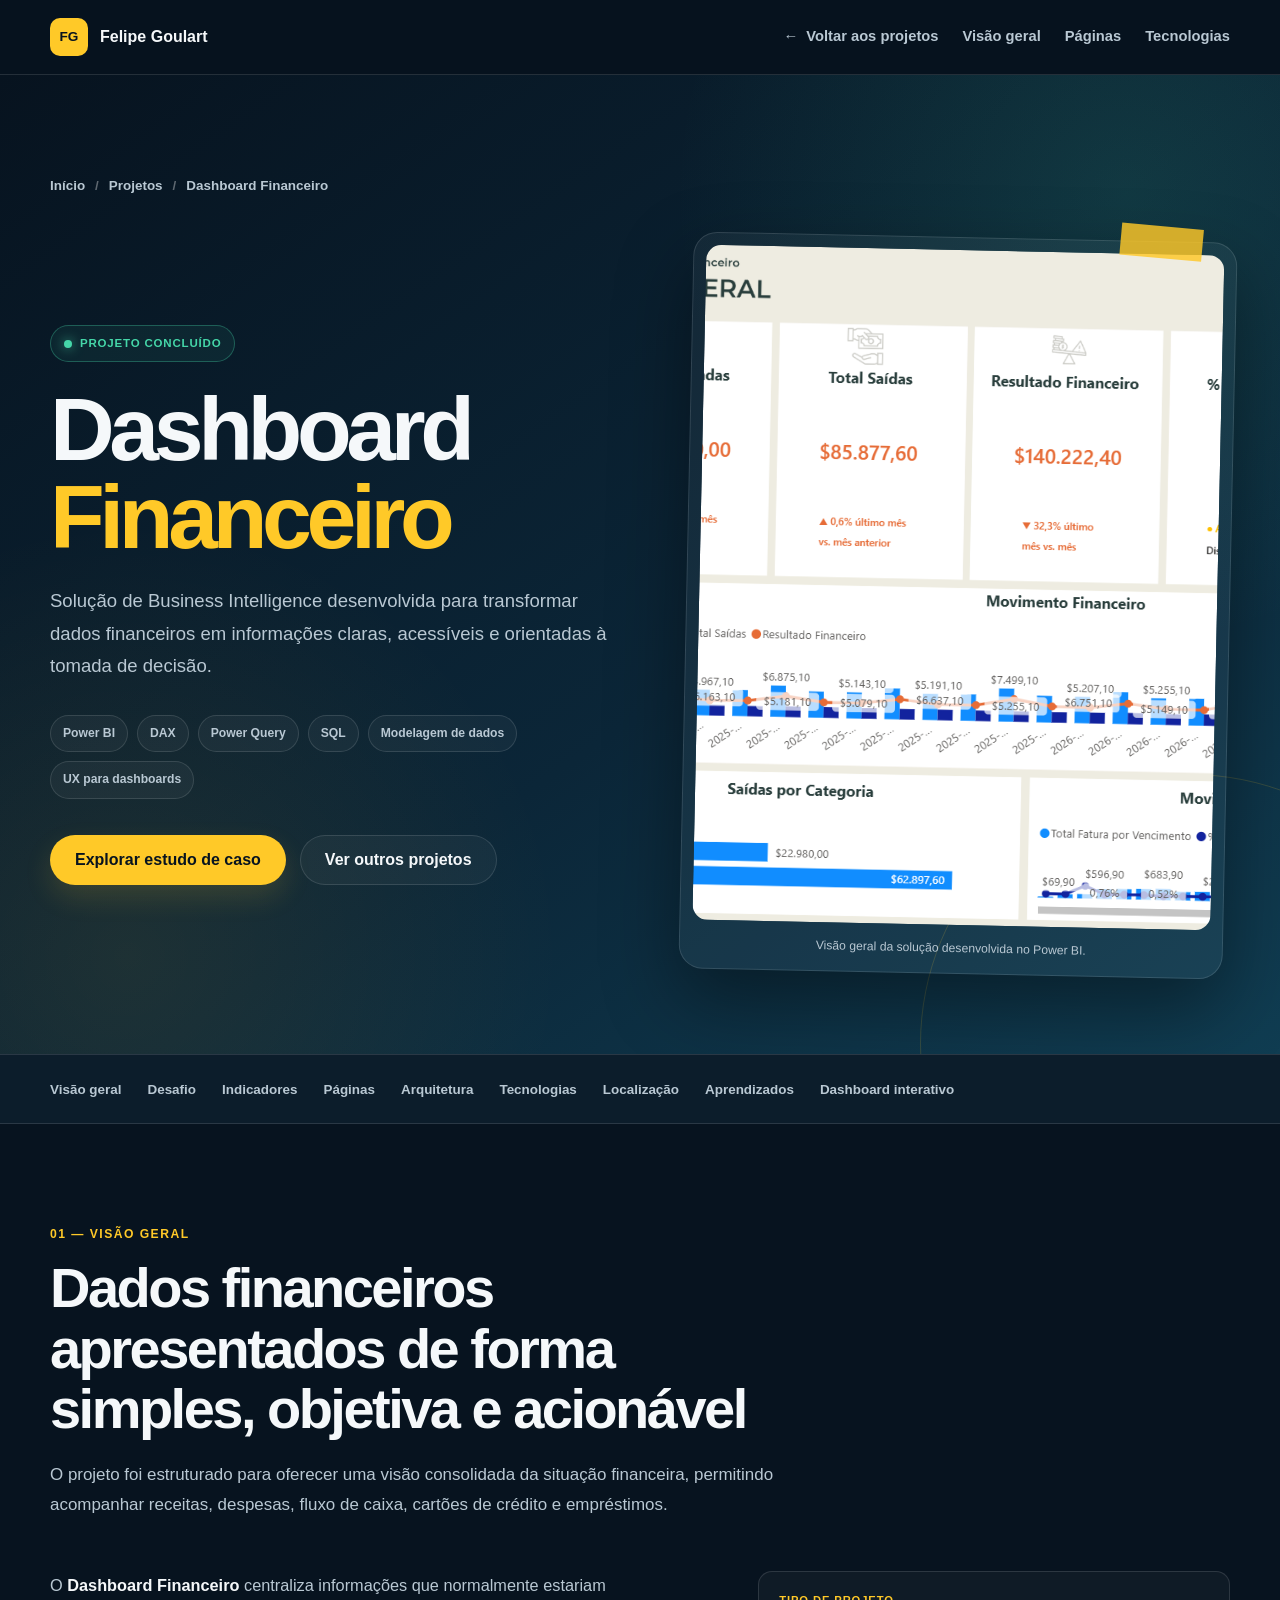
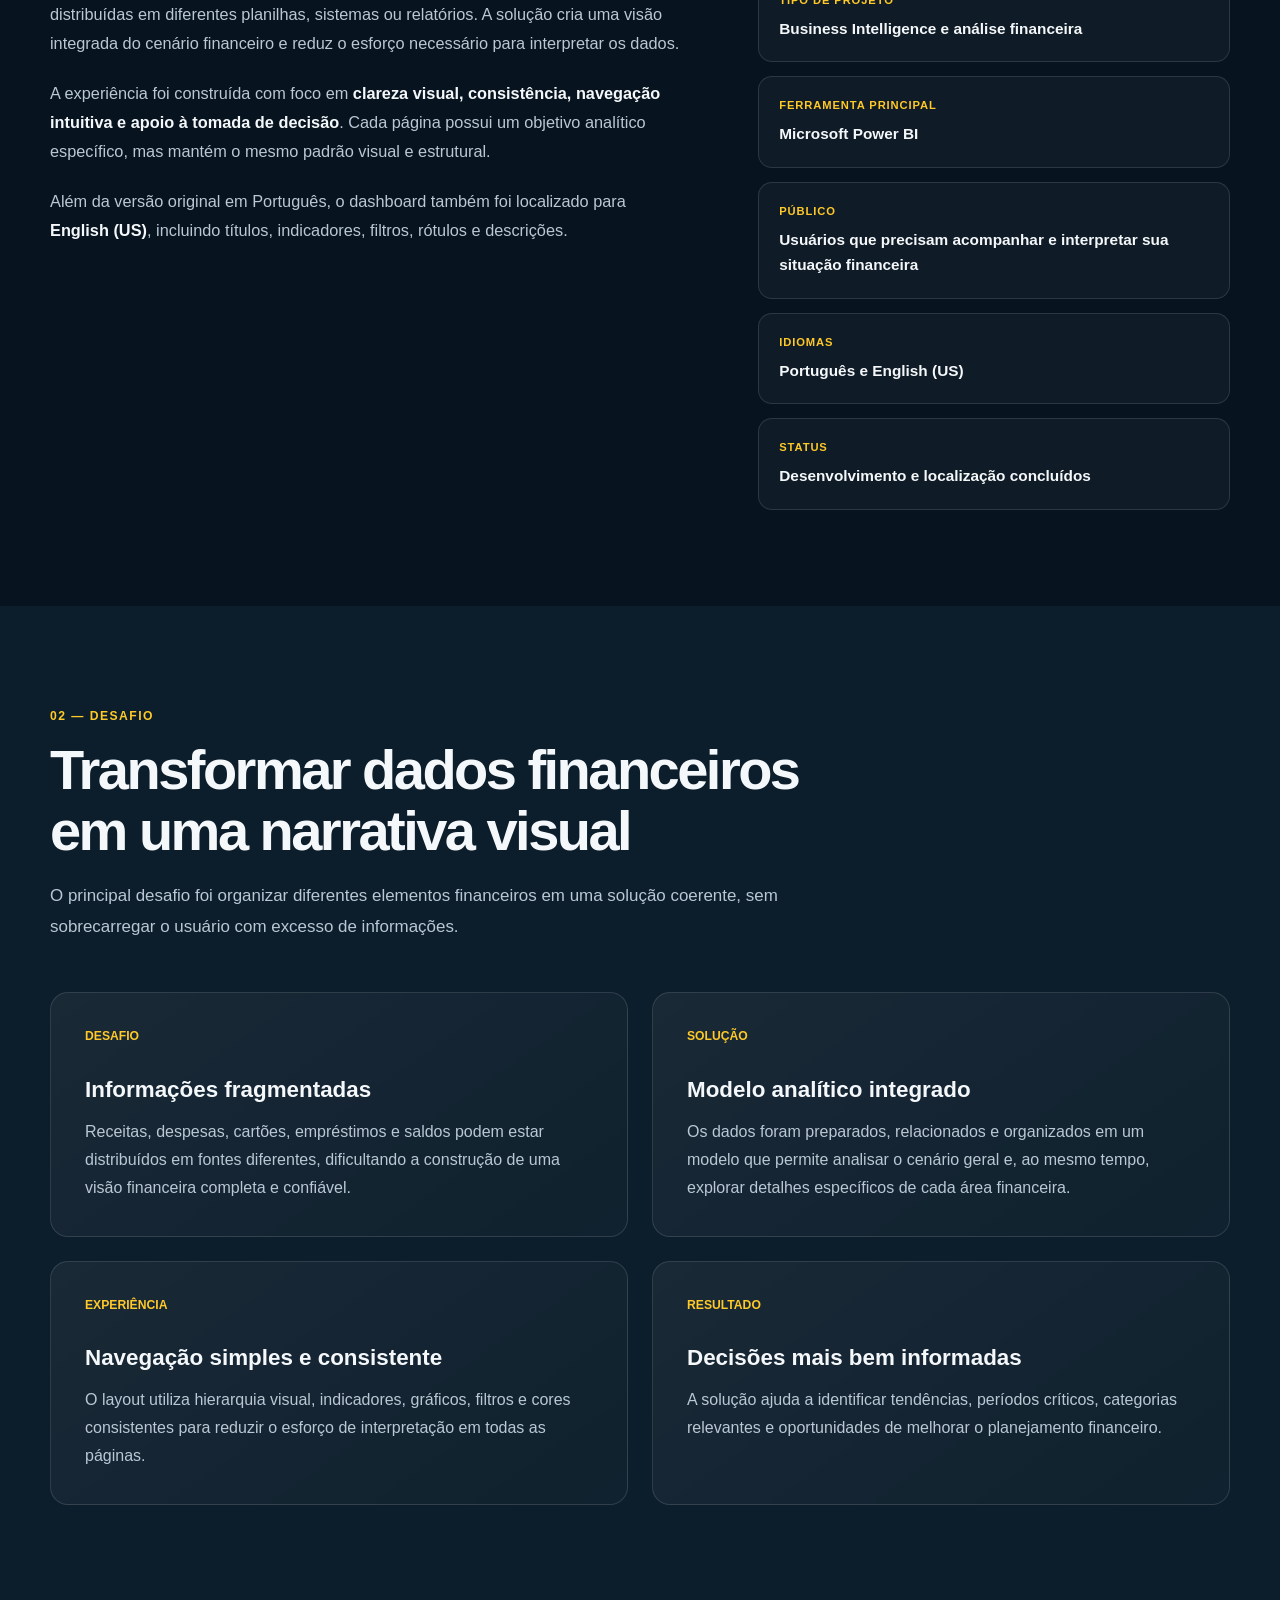
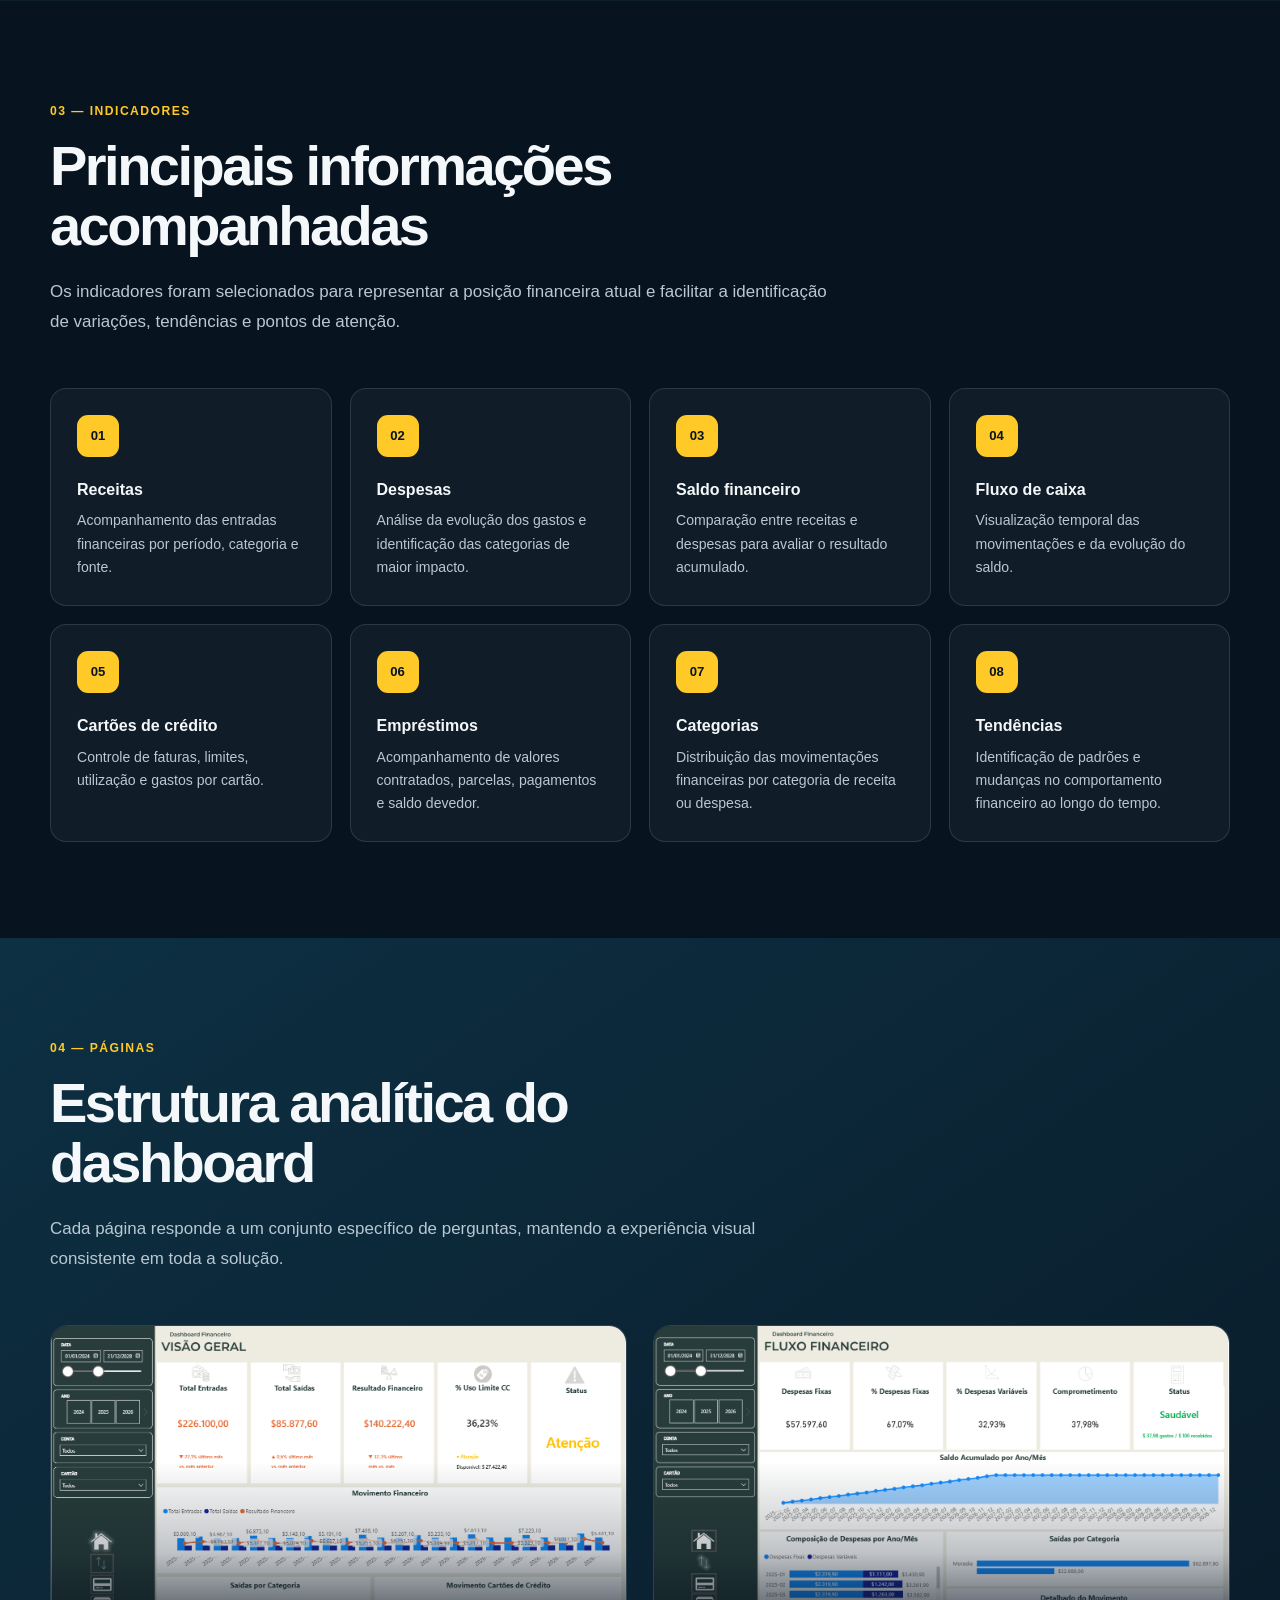
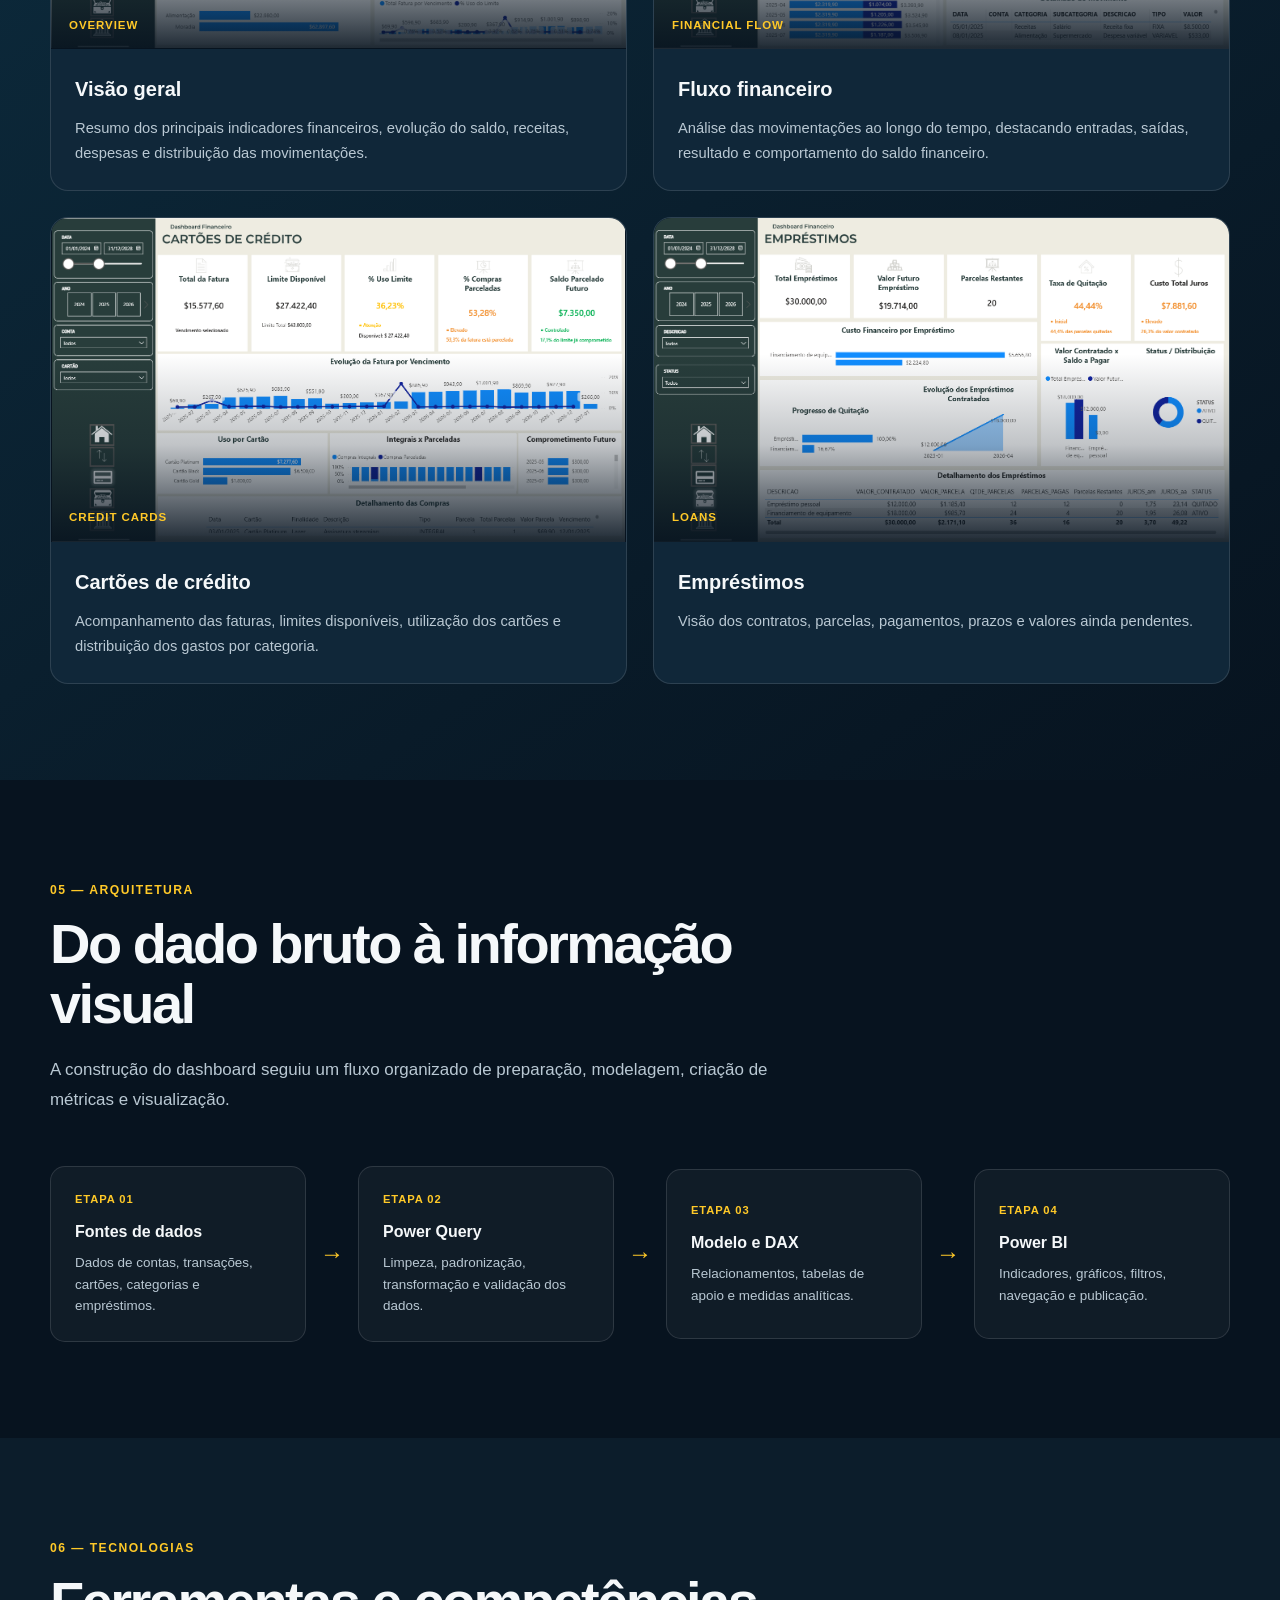
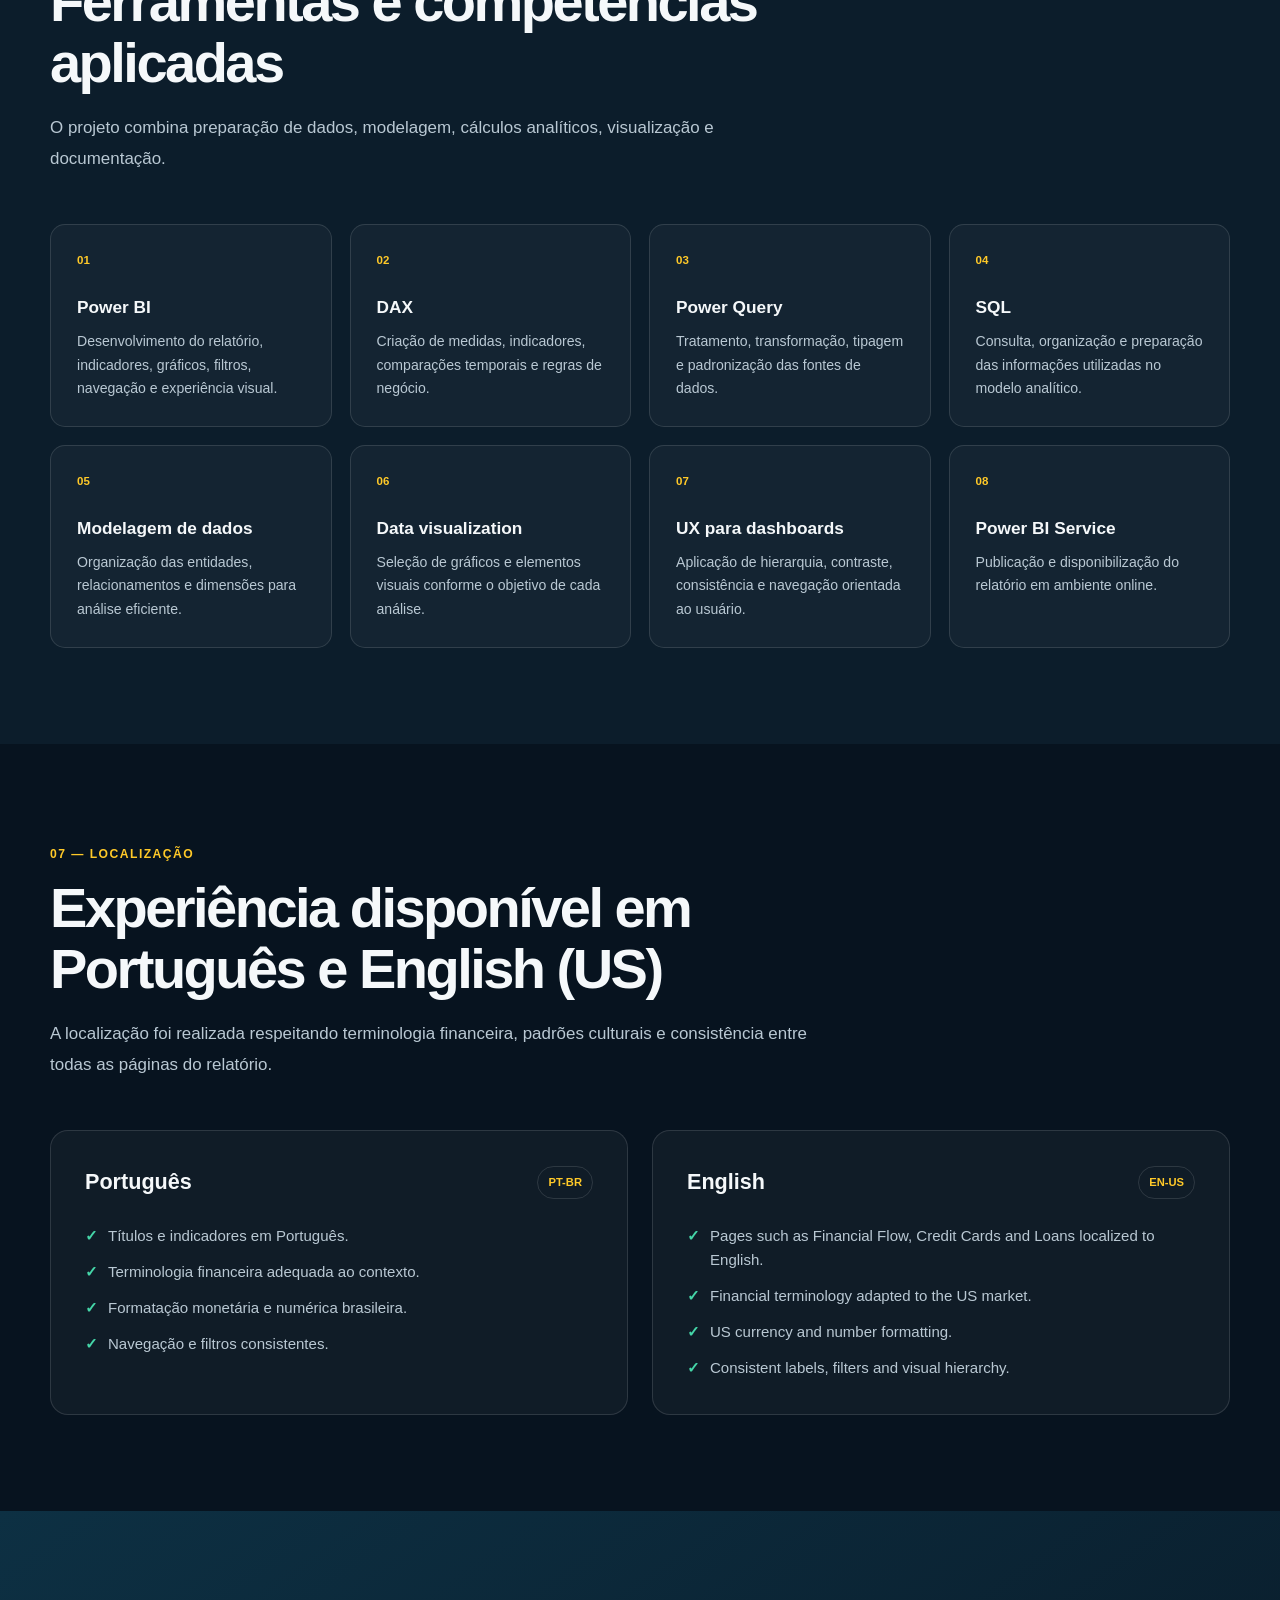
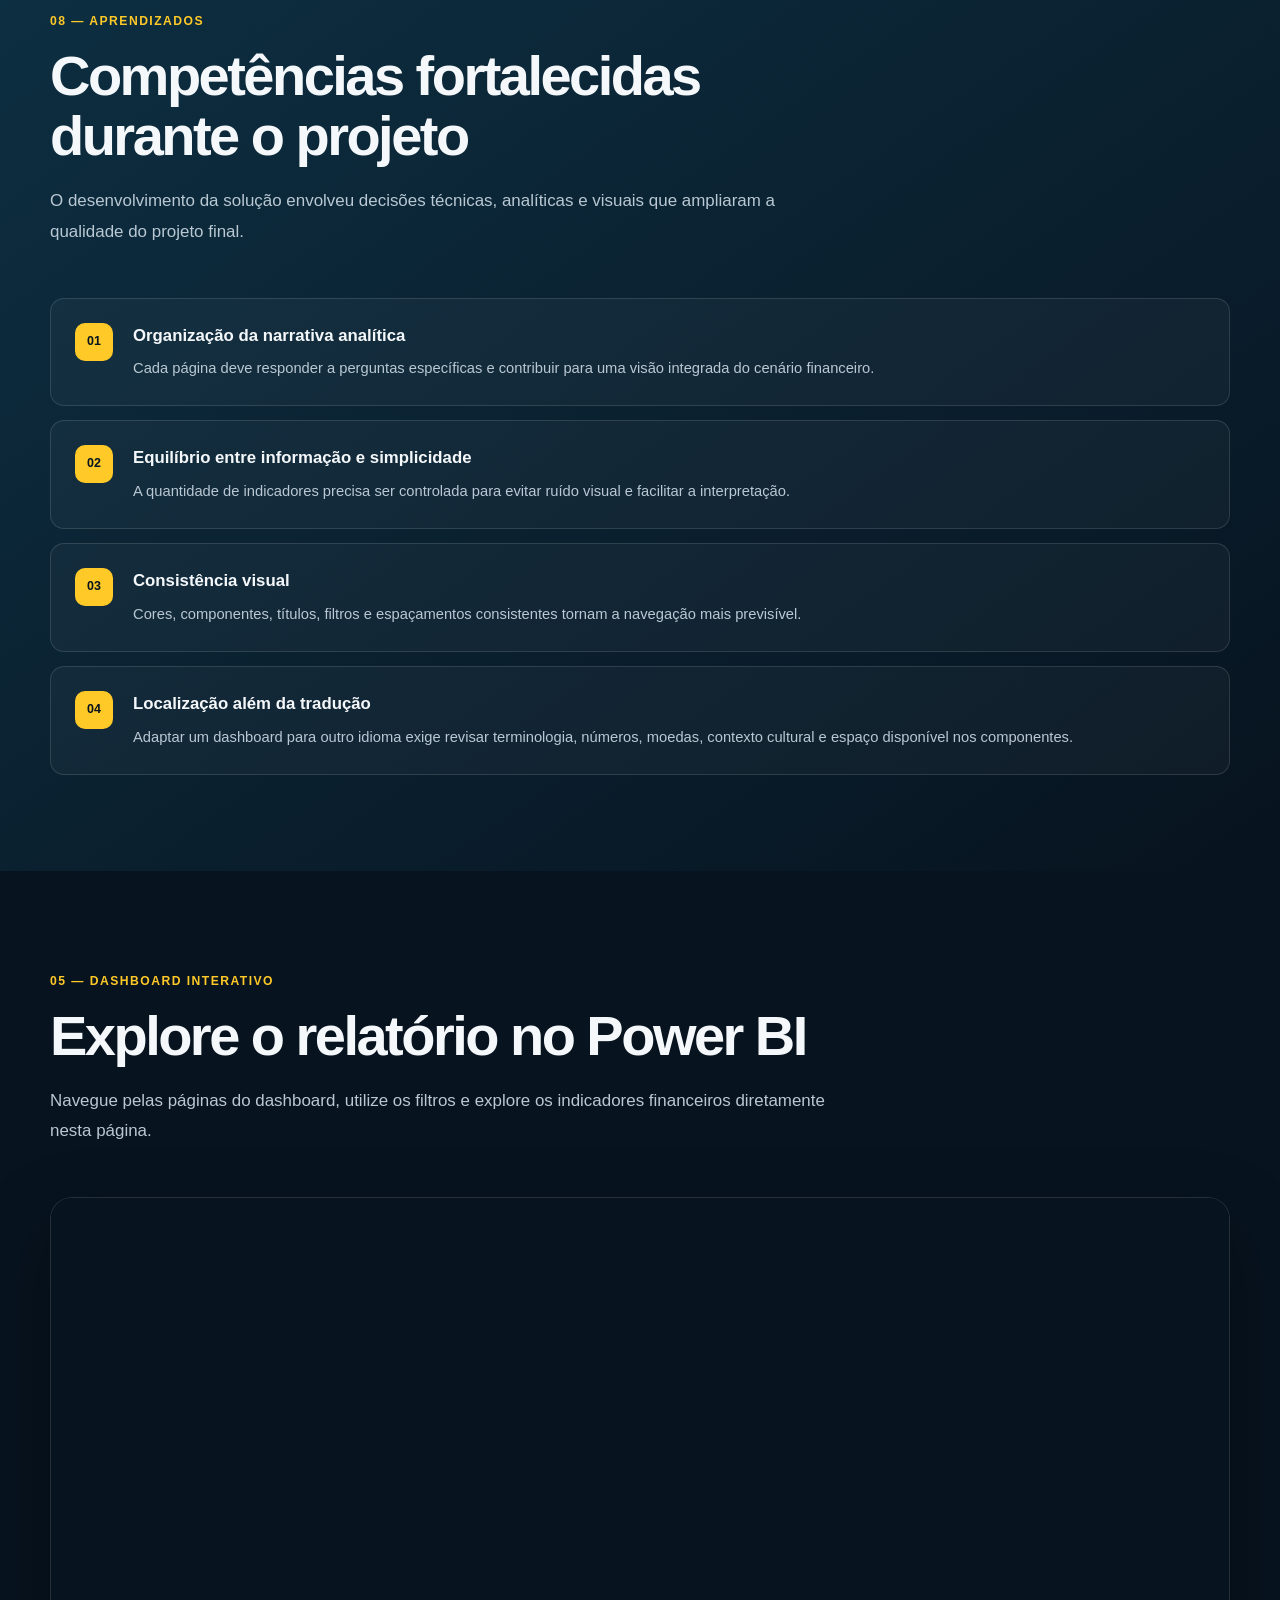
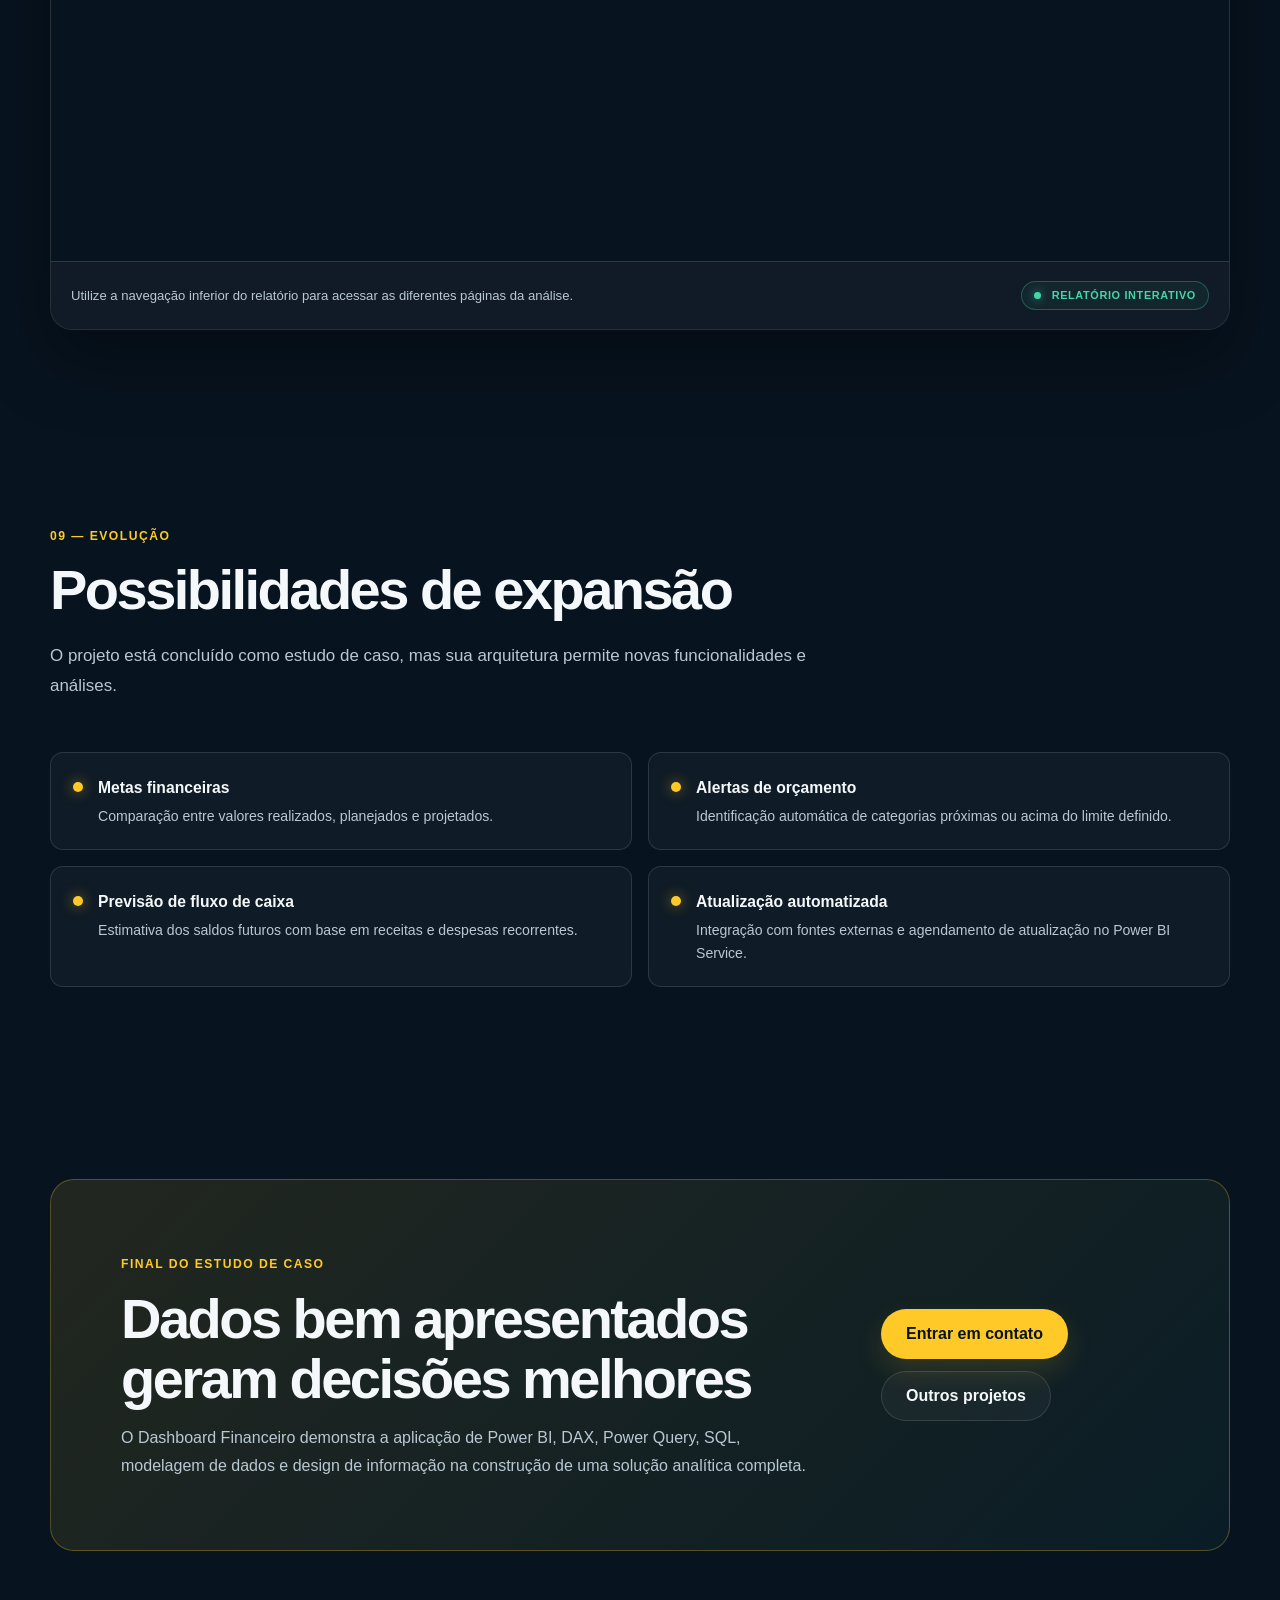
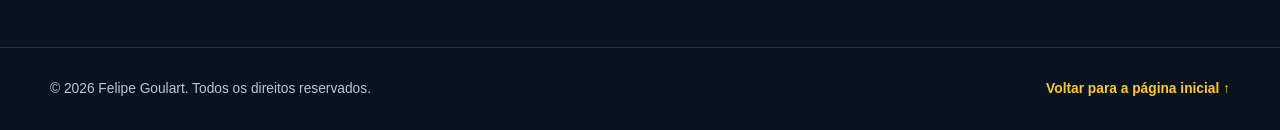
<file: projects/finance-dashboard.html>
<!DOCTYPE html>
<html lang="pt-BR">
<head>
    <meta charset="UTF-8">

    <meta
        name="viewport"
        content="width=device-width, initial-scale=1.0"
    >

    <meta
        name="description"
        content="Estudo de caso do Dashboard Financeiro desenvolvido por Felipe Goulart com Power BI, DAX, Power Query e SQL."
    >

    <meta
        name="author"
        content="Felipe Goulart"
    >

    <meta
        name="theme-color"
        content="#07131f"
    >

    <title>
        Dashboard Financeiro | Felipe Goulart
    </title>

    <!-- CSS global do portfólio -->
    <link
        rel="stylesheet"
        href="../assets/css/styles.css?v=1.2"
    >

    <!-- Estilos específicos da página do projeto -->
    <style>
        /* =====================================================
           PÁGINA DO PROJETO
        ===================================================== */

        .project-page {
            background: var(--color-background);
        }


        /* =====================================================
           CABEÇALHO INTERNO
        ===================================================== */

        .project-header {
            position: sticky;
            top: 0;
            z-index: 1000;

            border-bottom: 1px solid var(--color-border);

            background: rgba(7, 19, 31, 0.94);
            backdrop-filter: blur(14px);
            -webkit-backdrop-filter: blur(14px);
        }

        .project-navigation {
            min-height: 74px;

            display: flex;
            align-items: center;
            justify-content: space-between;
            gap: 30px;
        }

        .project-brand {
            display: inline-flex;
            align-items: center;
            gap: 12px;

            color: var(--color-text);

            font-weight: 800;
        }

        .project-brand-symbol {
            width: 38px;
            height: 38px;

            display: grid;
            flex-shrink: 0;
            place-items: center;

            border-radius: 10px;

            color: var(--color-background);
            background: var(--color-primary);

            font-size: 0.85rem;
            font-weight: 900;

            transition:
                transform var(--transition),
                background-color var(--transition);
        }

        .project-brand:hover .project-brand-symbol {
            transform: rotate(-4deg) scale(1.05);
            background: var(--color-primary-light);
        }

        .project-navigation-links {
            display: flex;
            align-items: center;
            gap: 24px;
        }

        .project-navigation-links a {
            color: var(--color-text-soft);

            font-size: 0.92rem;
            font-weight: 700;

            transition: color var(--transition);
        }

        .project-navigation-links a:hover {
            color: var(--color-primary);
        }

        .back-link {
            display: inline-flex;
            align-items: center;
            gap: 8px;
        }

        .back-link-arrow {
            transition: transform var(--transition);
        }

        .back-link:hover .back-link-arrow {
            transform: translateX(-4px);
        }


        /* =====================================================
           HERO DO PROJETO
        ===================================================== */

        .project-hero {
            position: relative;
            overflow: hidden;

            padding: 100px 0 80px;

            background:
                radial-gradient(
                    circle at 88% 12%,
                    rgba(69, 214, 168, 0.12),
                    transparent 32%
                ),
                radial-gradient(
                    circle at 10% 90%,
                    rgba(255, 201, 40, 0.08),
                    transparent 30%
                ),
                linear-gradient(
                    145deg,
                    #07131f,
                    #0b2638 58%,
                    #103d52
                );
        }

        .project-hero::after {
            content: "";

            position: absolute;
            right: -180px;
            bottom: -260px;

            width: 540px;
            height: 540px;

            border: 1px solid rgba(255, 201, 40, 0.16);
            border-radius: 50%;

            pointer-events: none;
        }

        .project-breadcrumb {
            position: relative;
            z-index: 2;

            margin-bottom: 40px;

            display: flex;
            flex-wrap: wrap;
            align-items: center;
            gap: 10px;

            color: var(--color-text-soft);

            font-size: 0.84rem;
            font-weight: 700;
        }

        .project-breadcrumb a {
            transition: color var(--transition);
        }

        .project-breadcrumb a:hover {
            color: var(--color-primary);
        }

        .project-breadcrumb-separator {
            color: rgba(255, 255, 255, 0.35);
        }

        .project-hero-grid {
            position: relative;
            z-index: 2;

            display: grid;
            grid-template-columns: 1.02fr 0.98fr;
            align-items: center;
            gap: 70px;
        }

        .project-status-label {
            width: fit-content;
            margin-bottom: 24px;
            padding: 8px 13px;

            display: inline-flex;
            align-items: center;
            gap: 8px;

            border: 1px solid rgba(69, 214, 168, 0.32);
            border-radius: 999px;

            color: var(--color-accent);
            background: rgba(69, 214, 168, 0.07);

            font-size: 0.72rem;
            font-weight: 900;
            letter-spacing: 0.07em;
            text-transform: uppercase;
        }

        .project-status-label::before {
            content: "";

            width: 8px;
            height: 8px;

            border-radius: 50%;

            background: var(--color-accent);
            box-shadow: 0 0 12px rgba(69, 214, 168, 0.8);
        }

        .project-hero-title {
            max-width: 760px;
            margin-bottom: 24px;

            color: var(--color-text);

            font-size: clamp(3rem, 7vw, 5.6rem);
            font-weight: 750;
            line-height: 0.98;
            letter-spacing: -0.06em;
        }

        .project-hero-title span {
            display: block;
            color: var(--color-primary);
        }

        .project-hero-description {
            max-width: 680px;
            margin-bottom: 32px;

            color: var(--color-text-soft);

            font-size: clamp(1rem, 2vw, 1.16rem);
            line-height: 1.75;
        }

        .project-technology-list {
            margin-bottom: 36px;

            display: flex;
            flex-wrap: wrap;
            gap: 9px;
        }

        .project-technology {
            padding: 8px 12px;

            border: 1px solid var(--color-border);
            border-radius: 999px;

            color: var(--color-text-soft);
            background: rgba(255, 255, 255, 0.04);

            font-size: 0.76rem;
            font-weight: 800;
        }


        /* =====================================================
           IMAGEM PRINCIPAL
        ===================================================== */

        .project-cover-wrapper {
            position: relative;

            padding: 12px;

            border: 1px solid var(--color-border);
            border-radius: 24px;

            background: rgba(255, 255, 255, 0.045);

            box-shadow: 0 30px 75px rgba(0, 0, 0, 0.4);

            transform: rotate(1.2deg);
        }

        .project-cover-wrapper::before {
            content: "";

            position: absolute;
            top: -16px;
            right: 34px;
            z-index: 2;

            width: 82px;
            height: 32px;

            background: rgba(255, 201, 40, 0.82);

            transform: rotate(4deg);
        }

        .project-cover {
            width: 100%;
            aspect-ratio: 16 / 9;

            display: block;
            object-fit: cover;
            object-position: center;

            border-radius: 15px;

            background: var(--color-surface);
        }

        .project-cover-caption {
            padding: 14px 8px 4px;

            color: var(--color-text-soft);

            font-size: 0.76rem;
            line-height: 1.5;
            text-align: center;
        }


        /* =====================================================
           NAVEGAÇÃO INTERNA
        ===================================================== */

        .project-index {
            position: relative;
            z-index: 10;

            border-top: 1px solid var(--color-border);
            border-bottom: 1px solid var(--color-border);

            background: var(--color-background-soft);
        }

        .project-index-list {
            min-height: 68px;

            display: flex;
            align-items: center;
            gap: 26px;
            overflow-x: auto;

            list-style: none;

            scrollbar-width: thin;
        }

        .project-index-list a {
            color: var(--color-text-soft);

            font-size: 0.84rem;
            font-weight: 800;
            white-space: nowrap;

            transition: color var(--transition);
        }

        .project-index-list a:hover {
            color: var(--color-primary);
        }


        /* =====================================================
           ESTRUTURA DAS SEÇÕES
        ===================================================== */

        .case-section {
            padding: 96px 0;
        }

        .case-section-soft {
            background: var(--color-background-soft);
        }

        .case-section-gradient {
            background:
                linear-gradient(
                    145deg,
                    #0d3043,
                    #0a1f2e 58%,
                    #07131f
                );
        }

        .case-section-header {
            max-width: 780px;
            margin-bottom: 50px;
        }

        .case-label {
            display: inline-block;
            margin-bottom: 14px;

            color: var(--color-primary);

            font-size: 0.76rem;
            font-weight: 900;
            letter-spacing: 0.12em;
            text-transform: uppercase;
        }

        .case-title {
            margin-bottom: 20px;

            color: var(--color-text);

            font-size: clamp(2rem, 5vw, 3.5rem);
            font-weight: 750;
            line-height: 1.08;
            letter-spacing: -0.045em;
        }

        .case-description {
            color: var(--color-text-soft);

            font-size: 1.06rem;
            line-height: 1.8;
        }

        .case-description + .case-description {
            margin-top: 18px;
        }


        /* =====================================================
           VISÃO GERAL
        ===================================================== */

        .overview-grid {
            display: grid;
            grid-template-columns: 1.15fr 0.85fr;
            gap: 70px;
        }

        .overview-content p {
            margin-bottom: 20px;

            color: var(--color-text-soft);

            font-size: 1.02rem;
            line-height: 1.8;
        }

        .overview-content strong {
            color: var(--color-text);
        }

        .project-facts {
            display: grid;
            gap: 14px;
        }

        .project-fact {
            padding: 20px;

            border: 1px solid var(--color-border);
            border-radius: 14px;

            background: rgba(255, 255, 255, 0.035);
        }

        .project-fact-label {
            display: block;
            margin-bottom: 6px;

            color: var(--color-primary);

            font-size: 0.7rem;
            font-weight: 900;
            letter-spacing: 0.08em;
            text-transform: uppercase;
        }

        .project-fact-value {
            color: var(--color-text);

            font-size: 0.96rem;
            font-weight: 700;
            line-height: 1.5;
        }


        /* =====================================================
           PROBLEMA E OBJETIVOS
        ===================================================== */

        .challenge-grid {
            display: grid;
            grid-template-columns: repeat(2, minmax(0, 1fr));
            gap: 24px;
        }

        .challenge-card {
            padding: 34px;

            border: 1px solid var(--color-border);
            border-radius: var(--border-radius);

            background:
                linear-gradient(
                    145deg,
                    rgba(255, 255, 255, 0.055),
                    rgba(255, 255, 255, 0.02)
                );
        }

        .challenge-card-number {
            display: block;
            margin-bottom: 28px;

            color: var(--color-primary);

            font-size: 0.76rem;
            font-weight: 900;
        }

        .challenge-card h3 {
            margin-bottom: 14px;

            color: var(--color-text);

            font-size: 1.4rem;
            line-height: 1.3;
        }

        .challenge-card p {
            color: var(--color-text-soft);

            line-height: 1.75;
        }


        /* =====================================================
           INDICADORES
        ===================================================== */

        .indicator-grid {
            display: grid;
            grid-template-columns: repeat(4, minmax(0, 1fr));
            gap: 18px;
        }

        .indicator-card {
            min-width: 0;
            padding: 26px;

            border: 1px solid var(--color-border);
            border-radius: 16px;

            background: rgba(255, 255, 255, 0.04);

            transition:
                transform var(--transition),
                border-color var(--transition),
                background-color var(--transition);
        }

        .indicator-card:hover {
            transform: translateY(-5px);

            border-color: rgba(255, 201, 40, 0.4);
            background: rgba(255, 255, 255, 0.06);
        }

        .indicator-icon {
            width: 42px;
            height: 42px;
            margin-bottom: 22px;

            display: grid;
            place-items: center;

            border-radius: 11px;

            color: var(--color-background);
            background: var(--color-primary);

            font-size: 0.82rem;
            font-weight: 900;
        }

        .indicator-card h3 {
            margin-bottom: 9px;

            color: var(--color-text);

            font-size: 1rem;
            line-height: 1.35;
        }

        .indicator-card p {
            color: var(--color-text-soft);

            font-size: 0.88rem;
            line-height: 1.65;
        }


        /* =====================================================
           PÁGINAS DO DASHBOARD
        ===================================================== */

        .dashboard-pages-grid {
			display: grid;
			grid-template-columns: repeat(2, minmax(0, 1fr));
			gap: 26px;
		}


        .dashboard-page-card {
            min-width: 0;
            overflow: hidden;

            border: 1px solid var(--color-border);
            border-radius: var(--border-radius);

            background: var(--color-surface);

            transition:
                transform var(--transition),
                border-color var(--transition),
                box-shadow var(--transition);
        }

        .dashboard-page-card:hover {
            transform: translateY(-7px);

            border-color: rgba(255, 201, 40, 0.45);

            box-shadow: 0 22px 48px rgba(0, 0, 0, 0.24);
        }

        .dashboard-page-visual {
            position: relative;

            height: 190px;
            overflow: hidden;

            display: grid;
            place-items: center;

            background:
                linear-gradient(
                    145deg,
                    rgba(255, 201, 40, 0.14),
                    rgba(69, 214, 168, 0.08)
                );
        }

        .dashboard-page-number {
            color: rgba(255, 255, 255, 0.13);

            font-size: 5.5rem;
            font-weight: 900;
            line-height: 1;

            user-select: none;
        }

        .dashboard-page-name {
            position: absolute;
            right: 18px;
            bottom: 16px;
            left: 18px;

            color: var(--color-primary);

            font-size: 0.72rem;
            font-weight: 900;
            letter-spacing: 0.08em;
            text-transform: uppercase;
        }

        .dashboard-page-content {
            padding: 24px;
        }

        .dashboard-page-content h3 {
            margin-bottom: 11px;

            color: var(--color-text);

            font-size: 1.25rem;
        }

        .dashboard-page-content p {
            color: var(--color-text-soft);

            font-size: 0.92rem;
            line-height: 1.7;
        }
		/* =====================================================
			IMAGENS DAS PÁGINAS DO DASHBOARD
		===================================================== */

		.dashboard-page-visual.dashboard-page-visual-image {
			position: relative;

			width: 100%;
		height: auto;
		aspect-ratio: 16 / 9;

		display: block;
		overflow: hidden;

		background: #07131f;
		}


		/* Imagem da página */

		.dashboard-page-image {
			width: 100%;
			height: 100%;

			display: block;

			object-fit: contain;
			object-position: center;

			background: #07131f;

			transition:
				transform 450ms ease,
				filter 300ms ease;
		}


		/* Zoom suave ao passar o mouse */

		.dashboard-page-card:hover .dashboard-page-image {
			transform: scale(1.025);

			filter:
				saturate(1.06)
				contrast(1.02);
		}	


		/* Gradiente para destacar o nome da página */

		.dashboard-page-visual-image::after {
			content: "";

			position: absolute;
			inset: 0;
			z-index: 1;

			background:
				linear-gradient(
					to top,
					rgba(7, 19, 31, 0.9) 0%,
					rgba(7, 19, 31, 0.25) 30%,
					transparent 58%
				);

			pointer-events: none;
		}


		/* Nome sobre a imagem */

		.dashboard-page-visual-image .dashboard-page-name {
			position: absolute;
			right: 18px;
			bottom: 16px;
			left: 18px;
			z-index: 2;

			margin: 0;

			color: var(--color-primary);

			font-size: 0.72rem;
			font-weight: 900;
			letter-spacing: 0.08em;
			line-height: 1.4;
			text-transform: uppercase;

			pointer-events: none;
		}


        /* =====================================================
           ARQUITETURA
        ===================================================== */

        .architecture-flow {
            display: grid;
            grid-template-columns:
                minmax(0, 1fr)
                auto
                minmax(0, 1fr)
                auto
                minmax(0, 1fr)
                auto
                minmax(0, 1fr);
            align-items: center;
            gap: 14px;
        }

        .architecture-step {
            min-height: 170px;
            padding: 24px;

            display: flex;
            flex-direction: column;
            justify-content: center;

            border: 1px solid var(--color-border);
            border-radius: 15px;

            background: rgba(255, 255, 255, 0.04);
        }

        .architecture-step span {
            display: block;
            margin-bottom: 10px;

            color: var(--color-primary);

            font-size: 0.7rem;
            font-weight: 900;
            letter-spacing: 0.08em;
            text-transform: uppercase;
        }

        .architecture-step h3 {
            margin-bottom: 8px;

            color: var(--color-text);

            font-size: 1rem;
        }

        .architecture-step p {
            color: var(--color-text-soft);

            font-size: 0.84rem;
            line-height: 1.6;
        }

        .architecture-arrow {
            color: var(--color-primary);

            font-size: 1.5rem;
            font-weight: 900;
        }


        /* =====================================================
           TECNOLOGIAS
        ===================================================== */

        .technology-grid {
            display: grid;
            grid-template-columns: repeat(4, minmax(0, 1fr));
            gap: 18px;
        }

        .technology-card {
            min-width: 0;
            padding: 26px;

            border: 1px solid var(--color-border);
            border-radius: 15px;

            background: rgba(255, 255, 255, 0.035);
        }

        .technology-card-index {
            display: block;
            margin-bottom: 24px;

            color: var(--color-primary);

            font-size: 0.72rem;
            font-weight: 900;
        }

        .technology-card h3 {
            margin-bottom: 9px;

            color: var(--color-text);

            font-size: 1.08rem;
        }

        .technology-card p {
            color: var(--color-text-soft);

            font-size: 0.88rem;
            line-height: 1.65;
        }


        /* =====================================================
           LOCALIZAÇÃO
        ===================================================== */

        .localization-grid {
            display: grid;
            grid-template-columns: repeat(2, minmax(0, 1fr));
            gap: 24px;
        }

        .localization-card {
            padding: 34px;

            border: 1px solid var(--color-border);
            border-radius: var(--border-radius);

            background: rgba(255, 255, 255, 0.04);
        }

        .localization-language {
            margin-bottom: 24px;

            display: flex;
            align-items: center;
            justify-content: space-between;
            gap: 20px;
        }

        .localization-language h3 {
            color: var(--color-text);

            font-size: 1.35rem;
        }

        .language-code {
            padding: 7px 10px;

            border: 1px solid var(--color-border);
            border-radius: 999px;

            color: var(--color-primary);

            font-size: 0.7rem;
            font-weight: 900;
        }

        .localization-card ul {
            display: grid;
            gap: 12px;

            list-style: none;
        }

        .localization-card li {
            position: relative;

            padding-left: 23px;

            color: var(--color-text-soft);

            font-size: 0.94rem;
            line-height: 1.6;
        }

        .localization-card li::before {
            content: "✓";

            position: absolute;
            top: 0;
            left: 0;

            color: var(--color-accent);

            font-weight: 900;
        }


        /* =====================================================
           APRENDIZADOS
        ===================================================== */

        .learning-list {
            display: grid;
            gap: 14px;
        }

        .learning-item {
            padding: 24px;

            display: grid;
            grid-template-columns: auto 1fr;
            align-items: start;
            gap: 20px;

            border: 1px solid var(--color-border);
            border-radius: 14px;

            background: rgba(255, 255, 255, 0.035);
        }

        .learning-number {
            width: 38px;
            height: 38px;

            display: grid;
            place-items: center;

            border-radius: 10px;

            color: var(--color-background);
            background: var(--color-primary);

            font-size: 0.78rem;
            font-weight: 900;
        }

        .learning-item h3 {
            margin-bottom: 7px;

            color: var(--color-text);

            font-size: 1.05rem;
        }

        .learning-item p {
            color: var(--color-text-soft);

            font-size: 0.92rem;
            line-height: 1.7;
        }

		/* =====================================================
		DASHBOARD INTERATIVO — POWER BI
		===================================================== */

		.powerbi-embed-shell {
			overflow: hidden;

			border: 1px solid var(--color-border);
			border-radius: 22px;

			background: #07131f;

			box-shadow: 0 28px 70px rgba(0, 0, 0, 0.34);
		}

		.powerbi-embed {
			position: relative;

			width: 100%;
			aspect-ratio: 16 / 9;

			overflow: hidden;

			background: #07131f;
		}

		.powerbi-embed iframe,
		.powerbi-frame {
			position: absolute;
			inset: 0;

			width: 100% !important;
			height: 100% !important;

			display: block;

			border: 0;

			background: #07131f;
		}

		.powerbi-embed-footer {
			min-height: 68px;
			padding: 16px 20px;

			display: flex;
			align-items: center;
			justify-content: space-between;
			gap: 24px;

			border-top: 1px solid var(--color-border);

			background: rgba(255, 255, 255, 0.035);
		}

		.powerbi-embed-footer p {
			color: var(--color-text-soft);

			font-size: 0.82rem;
			line-height: 1.6;
		}

		.powerbi-embed-status {
			flex-shrink: 0;

			padding: 8px 12px;

			border: 1px solid rgba(69, 214, 168, 0.3);
			border-radius: 999px;

			color: var(--color-accent);
			background: rgba(69, 214, 168, 0.06);

			font-size: 0.68rem;
			font-weight: 900;
			letter-spacing: 0.06em;
			line-height: 1;
			text-transform: uppercase;
		}

		.powerbi-embed-status::before {
			content: "";

			width: 7px;
			height: 7px;
			margin-right: 7px;

			display: inline-block;

			border-radius: 50%;

			background: var(--color-accent);
			box-shadow: 0 0 10px rgba(69, 214, 168, 0.65);
		}

		.powerbi-noscript {
			margin-top: 18px;
			padding: 16px;

			border: 1px solid rgba(255, 201, 40, 0.25);
			border-radius: 12px;

			color: var(--color-text-soft);
			background: rgba(255, 201, 40, 0.05);

			font-size: 0.9rem;
			line-height: 1.6;
		}

        /* =====================================================
           PRÓXIMAS EVOLUÇÕES
        ===================================================== */

        .next-steps-list {
            display: grid;
            grid-template-columns: repeat(2, minmax(0, 1fr));
            gap: 16px;
        }

        .next-step {
            padding: 22px;

            display: flex;
            align-items: flex-start;
            gap: 15px;

            border: 1px solid var(--color-border);
            border-radius: 13px;

            background: rgba(255, 255, 255, 0.035);
        }

        .next-step-marker {
            width: 10px;
            height: 10px;
            margin-top: 7px;

            flex-shrink: 0;

            border-radius: 50%;

            background: var(--color-primary);
            box-shadow: 0 0 13px rgba(255, 201, 40, 0.55);
        }

        .next-step h3 {
            margin-bottom: 5px;

            color: var(--color-text);

            font-size: 0.98rem;
        }

        .next-step p {
            color: var(--color-text-soft);

            font-size: 0.88rem;
            line-height: 1.6;
        }


        /* =====================================================
           CHAMADA FINAL
        ===================================================== */

        .project-call-to-action {
            padding: 96px 0;
        }

        .project-call-to-action-box {
            padding: 70px;

            display: flex;
            align-items: center;
            justify-content: space-between;
            gap: 60px;

            border: 1px solid rgba(255, 201, 40, 0.28);
            border-radius: 24px;

            background:
                linear-gradient(
                    135deg,
                    rgba(255, 201, 40, 0.11),
                    rgba(69, 214, 168, 0.055)
                );
        }

        .project-call-to-action-content {
            max-width: 700px;
        }

        .project-call-to-action h2 {
            margin-bottom: 14px;

            color: var(--color-text);

            font-size: clamp(2rem, 5vw, 3.5rem);
            line-height: 1.08;
            letter-spacing: -0.045em;
        }

        .project-call-to-action p {
            color: var(--color-text-soft);

            line-height: 1.75;
        }

        .project-call-to-action-actions {
            display: flex;
            flex-wrap: wrap;
            gap: 12px;
        }


        /* =====================================================
           RODAPÉ DA PÁGINA
        ===================================================== */

        .project-footer {
            padding: 30px 0;

            border-top: 1px solid var(--color-border);

            background: var(--color-background);
        }

        .project-footer-content {
            display: flex;
            align-items: center;
            justify-content: space-between;
            gap: 24px;

            color: var(--color-text-soft);

            font-size: 0.86rem;
        }

        .project-footer a {
            color: var(--color-primary);
            font-weight: 800;
        }

        .project-footer a:hover {
            text-decoration: underline;
            text-underline-offset: 4px;
        }


        /* =====================================================
           RESPONSIVIDADE
        ===================================================== */

        @media (max-width: 1080px) {
            .project-hero-grid {
                gap: 45px;
            }

            .indicator-grid,
            .technology-grid {
                grid-template-columns: repeat(2, minmax(0, 1fr));
            }

            .architecture-flow {
                grid-template-columns: repeat(2, minmax(0, 1fr));
            }

            .architecture-arrow {
                display: none;
            }
        }

        @media (max-width: 920px) {
            .project-hero-grid,
            .overview-grid {
                grid-template-columns: 1fr;
            }

            .project-cover-wrapper {
                max-width: 760px;
                transform: none;
            }

            .dashboard-pages-grid {
                grid-template-columns: repeat(2, minmax(0, 1fr));
            }

            .project-call-to-action-box {
                padding: 48px;

                align-items: flex-start;
                flex-direction: column;
            }
        }
		@media (max-width: 700px) {
			.powerbi-embed {
				aspect-ratio: auto;
				min-height: 520px;
			}

			.powerbi-embed-footer {
				align-items: flex-start;
				flex-direction: column;
				gap: 12px;
			}
		}

		@media (max-width: 480px) {
			.powerbi-embed {
				min-height: 480px;
			}

			.powerbi-embed-footer {
				padding: 15px;
			}
		}

        @media (max-width: 760px) {
            .project-header {
                position: relative;
            }

            .project-navigation {
                padding: 15px 0;

                align-items: flex-start;
                flex-direction: column;
                gap: 14px;
            }

            .project-navigation-links {
                width: 100%;
                overflow-x: auto;
                padding-bottom: 6px;
            }

            .project-navigation-links a {
                white-space: nowrap;
            }

            .project-hero {
                padding: 70px 0 60px;
            }

            .case-section {
                padding: 74px 0;
            }

            .challenge-grid,
            .localization-grid,
            .next-steps-list {
                grid-template-columns: 1fr;
            }
        }

        @media (max-width: 640px) {
            .project-breadcrumb {
                margin-bottom: 30px;
            }

            .project-hero-title {
                font-size: clamp(2.8rem, 15vw, 4.5rem);
            }

            .project-cover-wrapper {
                padding: 8px;
                border-radius: 18px;
            }

            .project-cover {
                border-radius: 11px;
            }

            .indicator-grid,
            .dashboard-pages-grid,
            .technology-grid,
            .architecture-flow {
                grid-template-columns: 1fr;
            }

            .challenge-card,
            .localization-card {
                padding: 26px;
            }

            .dashboard-page-visual {
                height: 210px;
            }

            .project-call-to-action {
                padding: 72px 0;
            }

            .project-call-to-action-box {
                padding: 34px 26px;
            }

            .project-call-to-action-actions {
                width: 100%;
                flex-direction: column;
            }

            .project-call-to-action-actions .button {
                width: 100%;
            }

            .project-footer-content {
                align-items: flex-start;
                flex-direction: column;
            }
        }

        @media (prefers-reduced-motion: reduce) {
            .indicator-card:hover,
            .dashboard-page-card:hover {
                transform: none;
            }
        }
    </style>
</head>

<body class="project-page">

    <!-- Link de acessibilidade -->
    <a
        class="skip-link"
        href="#conteudo-principal"
    >
        Ir para o conteúdo principal
    </a>


    <!-- =====================================================
         CABEÇALHO
    ====================================================== -->

    <header class="project-header">
        <div class="container project-navigation">

            <a
                class="project-brand"
                href="../index.html"
                aria-label="Voltar para a página inicial de Felipe Goulart"
            >
                <span
                    class="project-brand-symbol"
                    aria-hidden="true"
                >
                    FG
                </span>

                <span>Felipe Goulart</span>
            </a>

            <nav
                class="project-navigation-links"
                aria-label="Navegação do projeto"
            >
                <a
                    class="back-link"
                    href="../index.html#projetos"
                >
                    <span
                        class="back-link-arrow"
                        aria-hidden="true"
                    >
                        ←
                    </span>

                    Voltar aos projetos
                </a>

                <a href="#visao-geral">
                    Visão geral
                </a>

                <a href="#paginas">
                    Páginas
                </a>

                <a href="#tecnologias">
                    Tecnologias
                </a>
            </nav>

        </div>
    </header>


    <main id="conteudo-principal">

        <!-- =================================================
             HERO
        ================================================== -->

        <section class="project-hero">
            <div class="container">

                <nav
                    class="project-breadcrumb"
                    aria-label="Caminho de navegação"
                >
                    <a href="../index.html">
                        Início
                    </a>

                    <span
                        class="project-breadcrumb-separator"
                        aria-hidden="true"
                    >
                        /
                    </span>

                    <a href="../index.html#projetos">
                        Projetos
                    </a>

                    <span
                        class="project-breadcrumb-separator"
                        aria-hidden="true"
                    >
                        /
                    </span>

                    <span aria-current="page">
                        Dashboard Financeiro
                    </span>
                </nav>

                <div class="project-hero-grid">

                    <div class="project-hero-content">

                        <span class="project-status-label">
                            Projeto concluído
                        </span>

                        <h1 class="project-hero-title">
                            Dashboard
                            <span>Financeiro</span>
                        </h1>

                        <p class="project-hero-description">
                            Solução de Business Intelligence desenvolvida para
                            transformar dados financeiros em informações claras,
                            acessíveis e orientadas à tomada de decisão.
                        </p>

                        <div
                            class="project-technology-list"
                            aria-label="Tecnologias utilizadas"
                        >
                            <span class="project-technology">
                                Power BI
                            </span>

                            <span class="project-technology">
                                DAX
                            </span>

                            <span class="project-technology">
                                Power Query
                            </span>

                            <span class="project-technology">
                                SQL
                            </span>

                            <span class="project-technology">
                                Modelagem de dados
                            </span>

                            <span class="project-technology">
                                UX para dashboards
                            </span>
                        </div>

                        <div class="button-group">
                            <a
                                class="button button-primary"
                                href="#visao-geral"
                            >
                                Explorar estudo de caso
                            </a>

                            <a
                                class="button button-secondary"
                                href="../index.html#projetos"
                            >
                                Ver outros projetos
                            </a>
                        </div>

                    </div>

                    <figure class="project-cover-wrapper">
                        <img
                            class="project-cover"
                            src="../assets/images/dashboards/finance-dashboard/finance-dashboard-cover-pt.png"
                            alt="Visão geral do Dashboard Financeiro desenvolvido por Felipe Goulart"
                            width="1200"
                            height="675"
                            fetchpriority="high"
                        >

                        <figcaption class="project-cover-caption">
                            Visão geral da solução desenvolvida no Power BI.
                        </figcaption>
                    </figure>

                </div>
            </div>
        </section>


        <!-- =================================================
             NAVEGAÇÃO INTERNA
        ================================================== -->

        <nav
            class="project-index"
            aria-label="Seções do estudo de caso"
        >
            <div class="container">
                <ul class="project-index-list">
                    <li>
                        <a href="#visao-geral">
                            Visão geral
                        </a>
                    </li>

                    <li>
                        <a href="#desafio">
                            Desafio
                        </a>
                    </li>

                    <li>
                        <a href="#indicadores">
                            Indicadores
                        </a>
                    </li>

                    <li>
                        <a href="#paginas">
                            Páginas
                        </a>
                    </li>

                    <li>
                        <a href="#arquitetura">
                            Arquitetura
                        </a>
                    </li>

                    <li>
                        <a href="#tecnologias">
                            Tecnologias
                        </a>
                    </li>

                    <li>
                        <a href="#localizacao">
                            Localização
                        </a>
                    </li>

                    <li>
                        <a href="#aprendizados">
                            Aprendizados
                        </a>
                    </li>
					<li>
						<a href="#dashboard-interativo">
							Dashboard interativo
						</a>
					</li>

                </ul>
            </div>
        </nav>


        <!-- =================================================
             VISÃO GERAL
        ================================================== -->

        <section
            class="case-section"
            id="visao-geral"
        >
            <div class="container">

                <div class="case-section-header">
                    <span class="case-label">
                        01 — Visão geral
                    </span>

                    <h2 class="case-title">
                        Dados financeiros apresentados de forma simples,
                        objetiva e acionável
                    </h2>

                    <p class="case-description">
                        O projeto foi estruturado para oferecer uma visão
                        consolidada da situação financeira, permitindo
                        acompanhar receitas, despesas, fluxo de caixa,
                        cartões de crédito e empréstimos.
                    </p>
                </div>

                <div class="overview-grid">

                    <div class="overview-content">
                        <p>
                            O <strong>Dashboard Financeiro</strong> centraliza
                            informações que normalmente estariam distribuídas
                            em diferentes planilhas, sistemas ou relatórios.
                            A solução cria uma visão integrada do cenário
                            financeiro e reduz o esforço necessário para
                            interpretar os dados.
                        </p>

                        <p>
                            A experiência foi construída com foco em
                            <strong>clareza visual, consistência, navegação
                            intuitiva e apoio à tomada de decisão</strong>.
                            Cada página possui um objetivo analítico específico,
                            mas mantém o mesmo padrão visual e estrutural.
                        </p>

                        <p>
                            Além da versão original em Português, o dashboard
                            também foi localizado para
                            <strong>English (US)</strong>, incluindo títulos,
                            indicadores, filtros, rótulos e descrições.
                        </p>
                    </div>

                    <aside
                        class="project-facts"
                        aria-label="Informações principais do projeto"
                    >
                        <div class="project-fact">
                            <span class="project-fact-label">
                                Tipo de projeto
                            </span>

                            <span class="project-fact-value">
                                Business Intelligence e análise financeira
                            </span>
                        </div>

                        <div class="project-fact">
                            <span class="project-fact-label">
                                Ferramenta principal
                            </span>

                            <span class="project-fact-value">
                                Microsoft Power BI
                            </span>
                        </div>

                        <div class="project-fact">
                            <span class="project-fact-label">
                                Público
                            </span>

                            <span class="project-fact-value">
                                Usuários que precisam acompanhar e interpretar
                                sua situação financeira
                            </span>
                        </div>

                        <div class="project-fact">
                            <span class="project-fact-label">
                                Idiomas
                            </span>

                            <span class="project-fact-value">
                                Português e English (US)
                            </span>
                        </div>

                        <div class="project-fact">
                            <span class="project-fact-label">
                                Status
                            </span>

                            <span class="project-fact-value">
                                Desenvolvimento e localização concluídos
                            </span>
                        </div>
                    </aside>

                </div>
            </div>
        </section>


        <!-- =================================================
             DESAFIO
        ================================================== -->

        <section
            class="case-section case-section-soft"
            id="desafio"
        >
            <div class="container">

                <div class="case-section-header">
                    <span class="case-label">
                        02 — Desafio
                    </span>

                    <h2 class="case-title">
                        Transformar dados financeiros em uma narrativa visual
                    </h2>

                    <p class="case-description">
                        O principal desafio foi organizar diferentes elementos
                        financeiros em uma solução coerente, sem sobrecarregar
                        o usuário com excesso de informações.
                    </p>
                </div>

                <div class="challenge-grid">

                    <article class="challenge-card">
                        <span class="challenge-card-number">
                            DESAFIO
                        </span>

                        <h3>
                            Informações fragmentadas
                        </h3>

                        <p>
                            Receitas, despesas, cartões, empréstimos e saldos
                            podem estar distribuídos em fontes diferentes,
                            dificultando a construção de uma visão financeira
                            completa e confiável.
                        </p>
                    </article>

                    <article class="challenge-card">
                        <span class="challenge-card-number">
                            SOLUÇÃO
                        </span>

                        <h3>
                            Modelo analítico integrado
                        </h3>

                        <p>
                            Os dados foram preparados, relacionados e
                            organizados em um modelo que permite analisar o
                            cenário geral e, ao mesmo tempo, explorar detalhes
                            específicos de cada área financeira.
                        </p>
                    </article>

                    <article class="challenge-card">
                        <span class="challenge-card-number">
                            EXPERIÊNCIA
                        </span>

                        <h3>
                            Navegação simples e consistente
                        </h3>

                        <p>
                            O layout utiliza hierarquia visual, indicadores,
                            gráficos, filtros e cores consistentes para reduzir
                            o esforço de interpretação em todas as páginas.
                        </p>
                    </article>

                    <article class="challenge-card">
                        <span class="challenge-card-number">
                            RESULTADO
                        </span>

                        <h3>
                            Decisões mais bem informadas
                        </h3>

                        <p>
                            A solução ajuda a identificar tendências, períodos
                            críticos, categorias relevantes e oportunidades de
                            melhorar o planejamento financeiro.
                        </p>
                    </article>

                </div>
            </div>
        </section>


        <!-- =================================================
             INDICADORES
        ================================================== -->

        <section
            class="case-section"
            id="indicadores"
        >
            <div class="container">

                <div class="case-section-header">
                    <span class="case-label">
                        03 — Indicadores
                    </span>

                    <h2 class="case-title">
                        Principais informações acompanhadas
                    </h2>

                    <p class="case-description">
                        Os indicadores foram selecionados para representar a
                        posição financeira atual e facilitar a identificação
                        de variações, tendências e pontos de atenção.
                    </p>
                </div>

                <div class="indicator-grid">

                    <article class="indicator-card">
                        <span
                            class="indicator-icon"
                            aria-hidden="true"
                        >
                            01
                        </span>

                        <h3>
                            Receitas
                        </h3>

                        <p>
                            Acompanhamento das entradas financeiras por período,
                            categoria e fonte.
                        </p>
                    </article>

                    <article class="indicator-card">
                        <span
                            class="indicator-icon"
                            aria-hidden="true"
                        >
                            02
                        </span>

                        <h3>
                            Despesas
                        </h3>

                        <p>
                            Análise da evolução dos gastos e identificação das
                            categorias de maior impacto.
                        </p>
                    </article>

                    <article class="indicator-card">
                        <span
                            class="indicator-icon"
                            aria-hidden="true"
                        >
                            03
                        </span>

                        <h3>
                            Saldo financeiro
                        </h3>

                        <p>
                            Comparação entre receitas e despesas para avaliar o
                            resultado acumulado.
                        </p>
                    </article>

                    <article class="indicator-card">
                        <span
                            class="indicator-icon"
                            aria-hidden="true"
                        >
                            04
                        </span>

                        <h3>
                            Fluxo de caixa
                        </h3>

                        <p>
                            Visualização temporal das movimentações e da
                            evolução do saldo.
                        </p>
                    </article>

                    <article class="indicator-card">
                        <span
                            class="indicator-icon"
                            aria-hidden="true"
                        >
                            05
                        </span>

                        <h3>
                            Cartões de crédito
                        </h3>

                        <p>
                            Controle de faturas, limites, utilização e gastos
                            por cartão.
                        </p>
                    </article>

                    <article class="indicator-card">
                        <span
                            class="indicator-icon"
                            aria-hidden="true"
                        >
                            06
                        </span>

                        <h3>
                            Empréstimos
                        </h3>

                        <p>
                            Acompanhamento de valores contratados, parcelas,
                            pagamentos e saldo devedor.
                        </p>
                    </article>

                    <article class="indicator-card">
                        <span
                            class="indicator-icon"
                            aria-hidden="true"
                        >
                            07
                        </span>

                        <h3>
                            Categorias
                        </h3>

                        <p>
                            Distribuição das movimentações financeiras por
                            categoria de receita ou despesa.
                        </p>
                    </article>

                    <article class="indicator-card">
                        <span
                            class="indicator-icon"
                            aria-hidden="true"
                        >
                            08
                        </span>

                        <h3>
                            Tendências
                        </h3>

                        <p>
                            Identificação de padrões e mudanças no comportamento
                            financeiro ao longo do tempo.
                        </p>
                    </article>

                </div>
            </div>
        </section>


<!-- =================================================
     PÁGINAS DO DASHBOARD
================================================== -->

<section
    class="case-section case-section-gradient"
    id="paginas"
>
    <div class="container">

        <div class="case-section-header">
            <span class="case-label">
                04 — Páginas
            </span>

            <h2 class="case-title">
                Estrutura analítica do dashboard
            </h2>

            <p class="case-description">
                Cada página responde a um conjunto específico de
                perguntas, mantendo a experiência visual consistente
                em toda a solução.
            </p>
        </div>

        <div class="dashboard-pages-grid">

            <!-- Visão geral -->
            <article class="dashboard-page-card">

                <figure
                    class="dashboard-page-visual dashboard-page-visual-image"
                >
                    <img
                        class="dashboard-page-image"
                        src="../assets/images/dashboards/finance-dashboard/finance-dashboard-visaogeral.png"
                        alt="Página de visão geral do Dashboard Financeiro"
                        width="1200"
                        height="675"
                        loading="lazy"
                    >

                    <figcaption class="dashboard-page-name">
                        Overview
                    </figcaption>
                </figure>

                <div class="dashboard-page-content">
                    <h3>
                        Visão geral
                    </h3>

                    <p>
                        Resumo dos principais indicadores financeiros,
                        evolução do saldo, receitas, despesas e
                        distribuição das movimentações.
                    </p>
                </div>

            </article>


            <!-- Fluxo financeiro -->
            <article class="dashboard-page-card">

                <figure
                    class="dashboard-page-visual dashboard-page-visual-image"
                >
                    <img
                        class="dashboard-page-image"
                        src="../assets/images/dashboards/finance-dashboard/finance-dashboard-fluxofinanceiro.png"
                        alt="Página de fluxo financeiro do Dashboard Financeiro"
                        width="1200"
                        height="675"
                        loading="lazy"
                    >

                    <figcaption class="dashboard-page-name">
                        Financial Flow
                    </figcaption>
                </figure>

                <div class="dashboard-page-content">
                    <h3>
                        Fluxo financeiro
                    </h3>

                    <p>
                        Análise das movimentações ao longo do tempo,
                        destacando entradas, saídas, resultado e
                        comportamento do saldo financeiro.
                    </p>
                </div>

            </article>


            <!-- Cartões de crédito -->
            <article class="dashboard-page-card">

                <figure
                    class="dashboard-page-visual dashboard-page-visual-image"
                >
                    <img
                        class="dashboard-page-image"
                        src="../assets/images/dashboards/finance-dashboard/finance-dashboard-cartoesdecredito.png"
                        alt="Página de cartões de crédito do Dashboard Financeiro"
                        width="1200"
                        height="675"
                        loading="lazy"
                    >

                    <figcaption class="dashboard-page-name">
                        Credit Cards
                    </figcaption>
                </figure>

                <div class="dashboard-page-content">
                    <h3>
                        Cartões de crédito
                    </h3>

                    <p>
                        Acompanhamento das faturas, limites disponíveis,
                        utilização dos cartões e distribuição dos gastos
                        por categoria.
                    </p>
                </div>

            </article>


            <!-- Empréstimos -->
            <article class="dashboard-page-card">

                <figure
                    class="dashboard-page-visual dashboard-page-visual-image"
                >
                    <img
                        class="dashboard-page-image"
                        src="../assets/images/dashboards/finance-dashboard/finance-dashboard-emprestimos.png"
                        alt="Página de empréstimos do Dashboard Financeiro"
                        width="1200"
                        height="675"
                        loading="lazy"
                    >

                    <figcaption class="dashboard-page-name">
                        Loans
                    </figcaption>
                </figure>

                <div class="dashboard-page-content">
                    <h3>
                        Empréstimos
                    </h3>

                    <p>
                        Visão dos contratos, parcelas, pagamentos,
                        prazos e valores ainda pendentes.
                    </p>
                </div>

            </article>

        </div>
    </div>
</section>

        <!-- =================================================
             ARQUITETURA
        ================================================== -->

        <section
            class="case-section"
            id="arquitetura"
        >
            <div class="container">

                <div class="case-section-header">
                    <span class="case-label">
                        05 — Arquitetura
                    </span>

                    <h2 class="case-title">
                        Do dado bruto à informação visual
                    </h2>

                    <p class="case-description">
                        A construção do dashboard seguiu um fluxo organizado de
                        preparação, modelagem, criação de métricas e
                        visualização.
                    </p>
                </div>

                <div class="architecture-flow">

                    <article class="architecture-step">
                        <span>
                            Etapa 01
                        </span>

                        <h3>
                            Fontes de dados
                        </h3>

                        <p>
                            Dados de contas, transações, cartões, categorias e
                            empréstimos.
                        </p>
                    </article>

                    <span
                        class="architecture-arrow"
                        aria-hidden="true"
                    >
                        →
                    </span>

                    <article class="architecture-step">
                        <span>
                            Etapa 02
                        </span>

                        <h3>
                            Power Query
                        </h3>

                        <p>
                            Limpeza, padronização, transformação e validação dos
                            dados.
                        </p>
                    </article>

                    <span
                        class="architecture-arrow"
                        aria-hidden="true"
                    >
                        →
                    </span>

                    <article class="architecture-step">
                        <span>
                            Etapa 03
                        </span>

                        <h3>
                            Modelo e DAX
                        </h3>

                        <p>
                            Relacionamentos, tabelas de apoio e medidas
                            analíticas.
                        </p>
                    </article>

                    <span
                        class="architecture-arrow"
                        aria-hidden="true"
                    >
                        →
                    </span>

                    <article class="architecture-step">
                        <span>
                            Etapa 04
                        </span>

                        <h3>
                            Power BI
                        </h3>

                        <p>
                            Indicadores, gráficos, filtros, navegação e
                            publicação.
                        </p>
                    </article>

                </div>
            </div>
        </section>


        <!-- =================================================
             TECNOLOGIAS
        ================================================== -->

        <section
            class="case-section case-section-soft"
            id="tecnologias"
        >
            <div class="container">

                <div class="case-section-header">
                    <span class="case-label">
                        06 — Tecnologias
                    </span>

                    <h2 class="case-title">
                        Ferramentas e competências aplicadas
                    </h2>

                    <p class="case-description">
                        O projeto combina preparação de dados, modelagem,
                        cálculos analíticos, visualização e documentação.
                    </p>
                </div>

                <div class="technology-grid">

                    <article class="technology-card">
                        <span class="technology-card-index">
                            01
                        </span>

                        <h3>
                            Power BI
                        </h3>

                        <p>
                            Desenvolvimento do relatório, indicadores, gráficos,
                            filtros, navegação e experiência visual.
                        </p>
                    </article>

                    <article class="technology-card">
                        <span class="technology-card-index">
                            02
                        </span>

                        <h3>
                            DAX
                        </h3>

                        <p>
                            Criação de medidas, indicadores, comparações
                            temporais e regras de negócio.
                        </p>
                    </article>

                    <article class="technology-card">
                        <span class="technology-card-index">
                            03
                        </span>

                        <h3>
                            Power Query
                        </h3>

                        <p>
                            Tratamento, transformação, tipagem e padronização
                            das fontes de dados.
                        </p>
                    </article>

                    <article class="technology-card">
                        <span class="technology-card-index">
                            04
                        </span>

                        <h3>
                            SQL
                        </h3>

                        <p>
                            Consulta, organização e preparação das informações
                            utilizadas no modelo analítico.
                        </p>
                    </article>

                    <article class="technology-card">
                        <span class="technology-card-index">
                            05
                        </span>

                        <h3>
                            Modelagem de dados
                        </h3>

                        <p>
                            Organização das entidades, relacionamentos e
                            dimensões para análise eficiente.
                        </p>
                    </article>

                    <article class="technology-card">
                        <span class="technology-card-index">
                            06
                        </span>

                        <h3>
                            Data visualization
                        </h3>

                        <p>
                            Seleção de gráficos e elementos visuais conforme o
                            objetivo de cada análise.
                        </p>
                    </article>

                    <article class="technology-card">
                        <span class="technology-card-index">
                            07
                        </span>

                        <h3>
                            UX para dashboards
                        </h3>

                        <p>
                            Aplicação de hierarquia, contraste, consistência e
                            navegação orientada ao usuário.
                        </p>
                    </article>

                    <article class="technology-card">
                        <span class="technology-card-index">
                            08
                        </span>

                        <h3>
                            Power BI Service
                        </h3>

                        <p>
                            Publicação e disponibilização do relatório em
                            ambiente online.
                        </p>
                    </article>

                </div>
            </div>
        </section>


        <!-- =================================================
             LOCALIZAÇÃO
        ================================================== -->

        <section
            class="case-section"
            id="localizacao"
        >
            <div class="container">

                <div class="case-section-header">
                    <span class="case-label">
                        07 — Localização
                    </span>

                    <h2 class="case-title">
                        Experiência disponível em Português e English (US)
                    </h2>

                    <p class="case-description">
                        A localização foi realizada respeitando terminologia
                        financeira, padrões culturais e consistência entre
                        todas as páginas do relatório.
                    </p>
                </div>

                <div class="localization-grid">

                    <article class="localization-card">
                        <div class="localization-language">
                            <h3>
                                Português
                            </h3>

                            <span class="language-code">
                                PT-BR
                            </span>
                        </div>

                        <ul>
                            <li>
                                Títulos e indicadores em Português.
                            </li>

                            <li>
                                Terminologia financeira adequada ao contexto.
                            </li>

                            <li>
                                Formatação monetária e numérica brasileira.
                            </li>

                            <li>
                                Navegação e filtros consistentes.
                            </li>
                        </ul>
                    </article>

                    <article class="localization-card">
                        <div class="localization-language">
                            <h3>
                                English
                            </h3>

                            <span class="language-code">
                                EN-US
                            </span>
                        </div>

                        <ul>
                            <li>
                                Pages such as Financial Flow, Credit Cards and
                                Loans localized to English.
                            </li>

                            <li>
                                Financial terminology adapted to the US market.
                            </li>

                            <li>
                                US currency and number formatting.
                            </li>

                            <li>
                                Consistent labels, filters and visual hierarchy.
                            </li>
                        </ul>
                    </article>

                </div>
            </div>
        </section>


        <!-- =================================================
             APRENDIZADOS
        ================================================== -->

        <section
            class="case-section case-section-gradient"
            id="aprendizados"
        >
            <div class="container">

                <div class="case-section-header">
                    <span class="case-label">
                        08 — Aprendizados
                    </span>

                    <h2 class="case-title">
                        Competências fortalecidas durante o projeto
                    </h2>

                    <p class="case-description">
                        O desenvolvimento da solução envolveu decisões técnicas,
                        analíticas e visuais que ampliaram a qualidade do
                        projeto final.
                    </p>
                </div>

                <div class="learning-list">

                    <article class="learning-item">
                        <span class="learning-number">
                            01
                        </span>

                        <div>
                            <h3>
                                Organização da narrativa analítica
                            </h3>

                            <p>
                                Cada página deve responder a perguntas
                                específicas e contribuir para uma visão
                                integrada do cenário financeiro.
                            </p>
                        </div>
                    </article>

                    <article class="learning-item">
                        <span class="learning-number">
                            02
                        </span>

                        <div>
                            <h3>
                                Equilíbrio entre informação e simplicidade
                            </h3>

                            <p>
                                A quantidade de indicadores precisa ser
                                controlada para evitar ruído visual e facilitar
                                a interpretação.
                            </p>
                        </div>
                    </article>

                    <article class="learning-item">
                        <span class="learning-number">
                            03
                        </span>

                        <div>
                            <h3>
                                Consistência visual
                            </h3>

                            <p>
                                Cores, componentes, títulos, filtros e
                                espaçamentos consistentes tornam a navegação
                                mais previsível.
                            </p>
                        </div>
                    </article>

                    <article class="learning-item">
                        <span class="learning-number">
                            04
                        </span>

                        <div>
                            <h3>
                                Localização além da tradução
                            </h3>

                            <p>
                                Adaptar um dashboard para outro idioma exige
                                revisar terminologia, números, moedas, contexto
                                cultural e espaço disponível nos componentes.
                            </p>
                        </div>
                    </article>

                </div>
            </div>
        </section>
		<!-- =================================================
			DASHBOARD INTERATIVO
		================================================== -->

		<section
			class="case-section"
			id="dashboard-interativo"
		>
			<div class="container">

				<div class="case-section-header">
					<span class="case-label">
						05 — Dashboard interativo
					</span>

					<h2 class="case-title">
						Explore o relatório no Power BI
					</h2>

					<p class="case-description">
						Navegue pelas páginas do dashboard, utilize os filtros
						e explore os indicadores financeiros diretamente nesta
						página.
					</p>
				</div>

				<div class="powerbi-embed-shell">

					<div class="powerbi-embed">
						<iframe
							class="powerbi-frame"
							title="Dashboard Financeiro interativo desenvolvido por Felipe Goulart"
							src="https://app.powerbi.com/view?r=eyJrIjoiYmUzMWU5MDAtMzk2Mi00ZWI5LTkzMTktMTc4Mjg4NmUwOGViIiwidCI6IjM0OTE4NDA0LTg0YjYtNDFlZC1iNjNkLTVhYzk3YjE0NjkwNCJ9&pageName=7bd7b16991563dd877bd"
							loading="lazy"
							allowfullscreen
						></iframe>
					</div>

					<div class="powerbi-embed-footer">
						<p>
							Utilize a navegação inferior do relatório para
							acessar as diferentes páginas da análise.
						</p>

						<span class="powerbi-embed-status">
							Relatório interativo
						</span>
					</div>

				</div>

				<noscript>
					<p class="powerbi-noscript">
						O JavaScript precisa estar habilitado para visualizar
						o relatório interativo do Power BI.
					</p>
				</noscript>

				</div>
		</section>


        <!-- =================================================
             PRÓXIMAS EVOLUÇÕES
        ================================================== -->

        <section class="case-section">
            <div class="container">

                <div class="case-section-header">
                    <span class="case-label">
                        09 — Evolução
                    </span>

                    <h2 class="case-title">
                        Possibilidades de expansão
                    </h2>

                    <p class="case-description">
                        O projeto está concluído como estudo de caso, mas sua
                        arquitetura permite novas funcionalidades e análises.
                    </p>
                </div>

                <div class="next-steps-list">

                    <article class="next-step">
                        <span
                            class="next-step-marker"
                            aria-hidden="true"
                        ></span>

                        <div>
                            <h3>
                                Metas financeiras
                            </h3>

                            <p>
                                Comparação entre valores realizados, planejados
                                e projetados.
                            </p>
                        </div>
                    </article>

                    <article class="next-step">
                        <span
                            class="next-step-marker"
                            aria-hidden="true"
                        ></span>

                        <div>
                            <h3>
                                Alertas de orçamento
                            </h3>

                            <p>
                                Identificação automática de categorias próximas
                                ou acima do limite definido.
                            </p>
                        </div>
                    </article>

                    <article class="next-step">
                        <span
                            class="next-step-marker"
                            aria-hidden="true"
                        ></span>

                        <div>
                            <h3>
                                Previsão de fluxo de caixa
                            </h3>

                            <p>
                                Estimativa dos saldos futuros com base em
                                receitas e despesas recorrentes.
                            </p>
                        </div>
                    </article>

                    <article class="next-step">
                        <span
                            class="next-step-marker"
                            aria-hidden="true"
                        ></span>

                        <div>
                            <h3>
                                Atualização automatizada
                            </h3>

                            <p>
                                Integração com fontes externas e agendamento de
                                atualização no Power BI Service.
                            </p>
                        </div>
                    </article>

                </div>
            </div>
        </section>


        <!-- =================================================
             CHAMADA FINAL
        ================================================== -->

        <section class="project-call-to-action">
            <div class="container">

                <div class="project-call-to-action-box">

                    <div class="project-call-to-action-content">
                        <span class="case-label">
                            Final do estudo de caso
                        </span>

                        <h2>
                            Dados bem apresentados geram decisões melhores
                        </h2>

                        <p>
                            O Dashboard Financeiro demonstra a aplicação de
                            Power BI, DAX, Power Query, SQL, modelagem de dados
                            e design de informação na construção de uma solução
                            analítica completa.
                        </p>
                    </div>

                    <div class="project-call-to-action-actions">
                        <a
                            class="button button-primary"
                            href="../index.html#contato"
                        >
                            Entrar em contato
                        </a>

                        <a
                            class="button button-secondary"
                            href="../index.html#projetos"
                        >
                            Outros projetos
                        </a>
                    </div>

                </div>
            </div>
        </section>

    </main>


    <!-- =====================================================
         RODAPÉ
    ====================================================== -->

    <footer class="project-footer">
        <div class="container project-footer-content">

            <p>
                © 2026 Felipe Goulart. Todos os direitos reservados.
            </p>

            <a href="../index.html">
                Voltar para a página inicial ↑
            </a>

        </div>
    </footer>

</body>
</html>
</file>
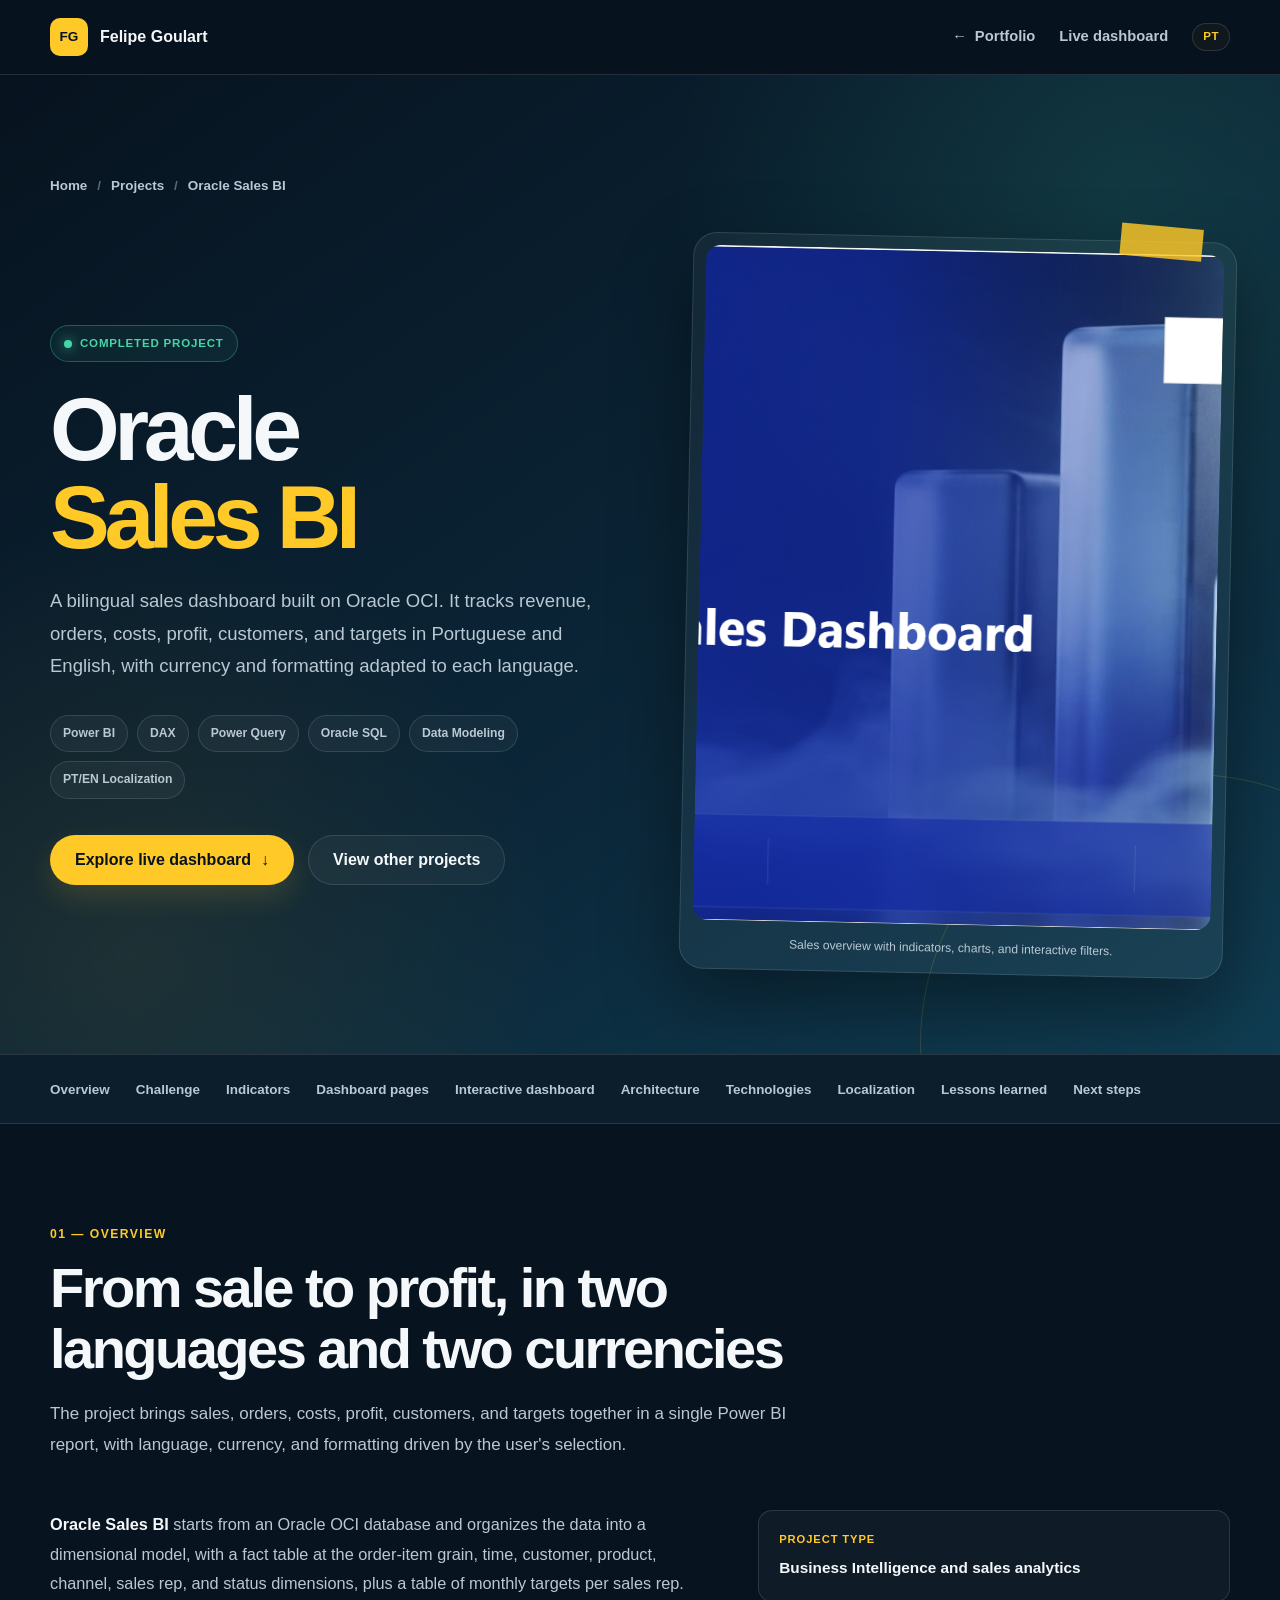
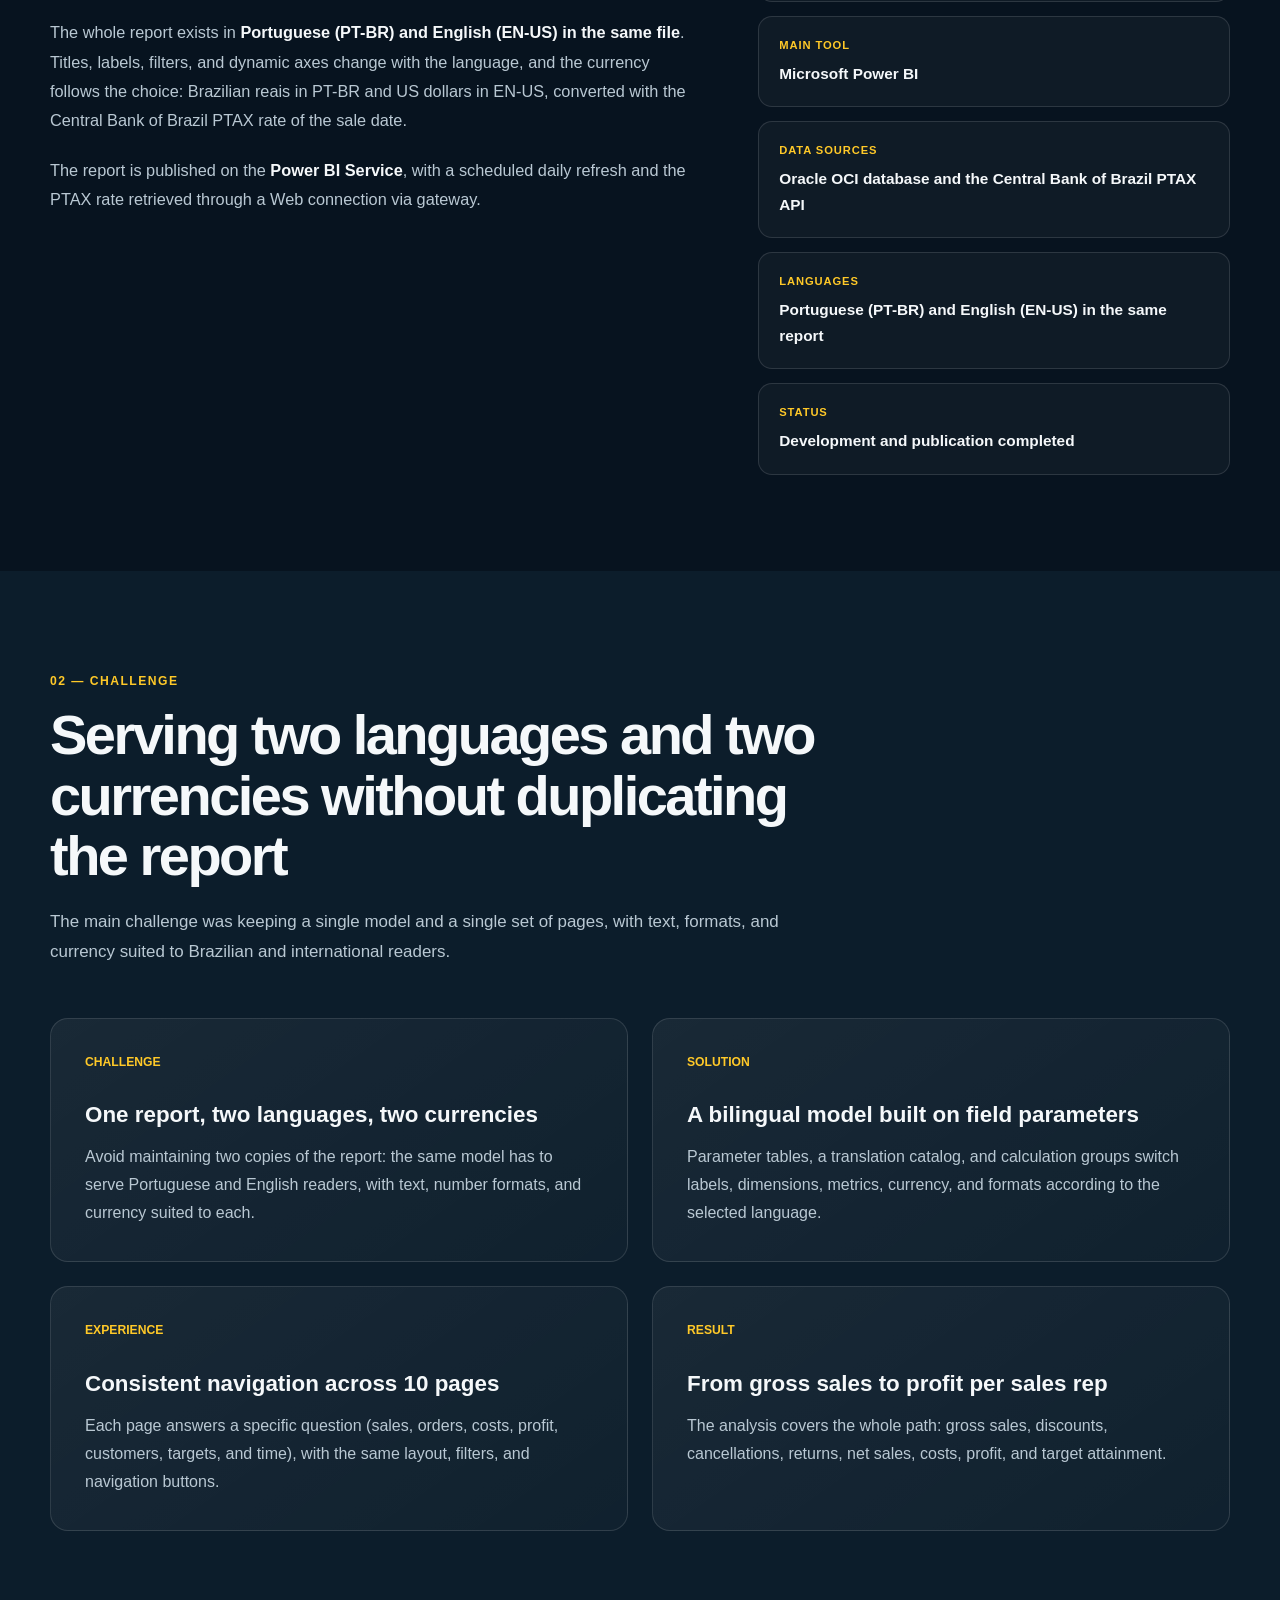
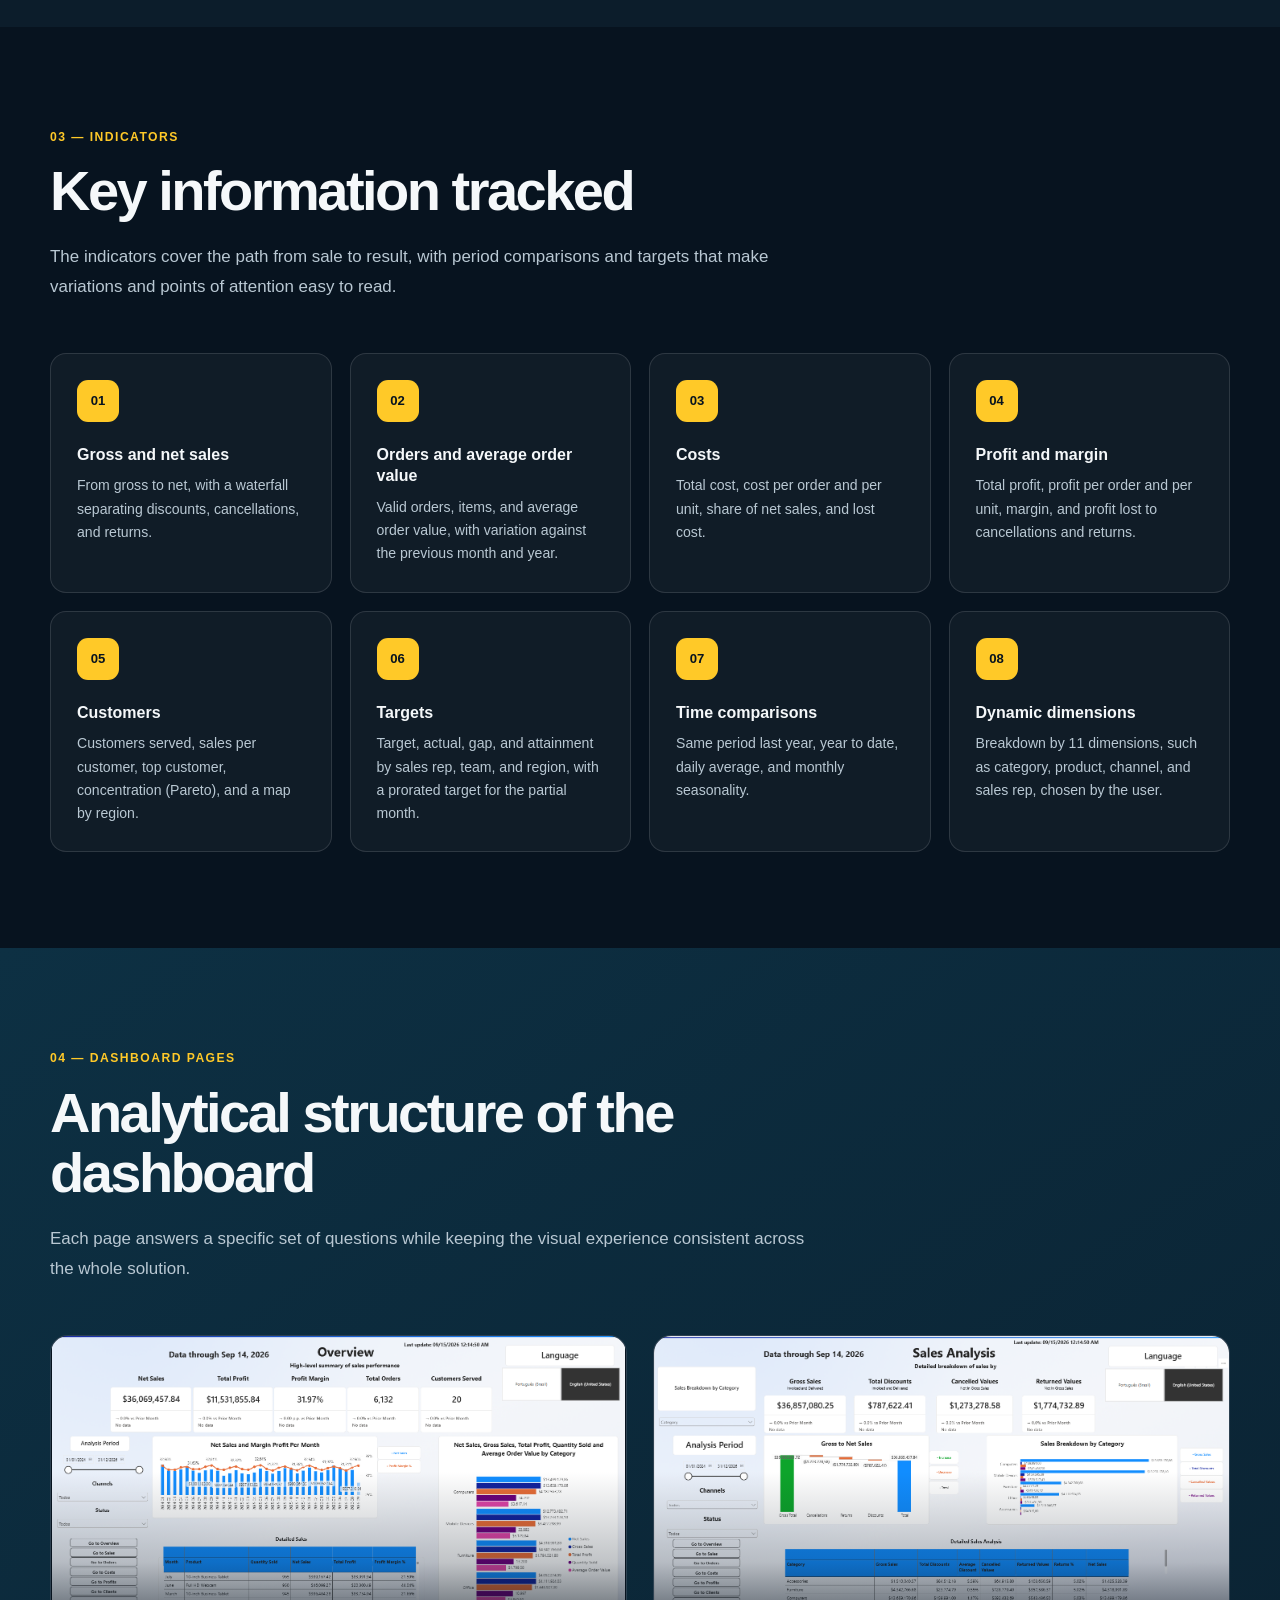
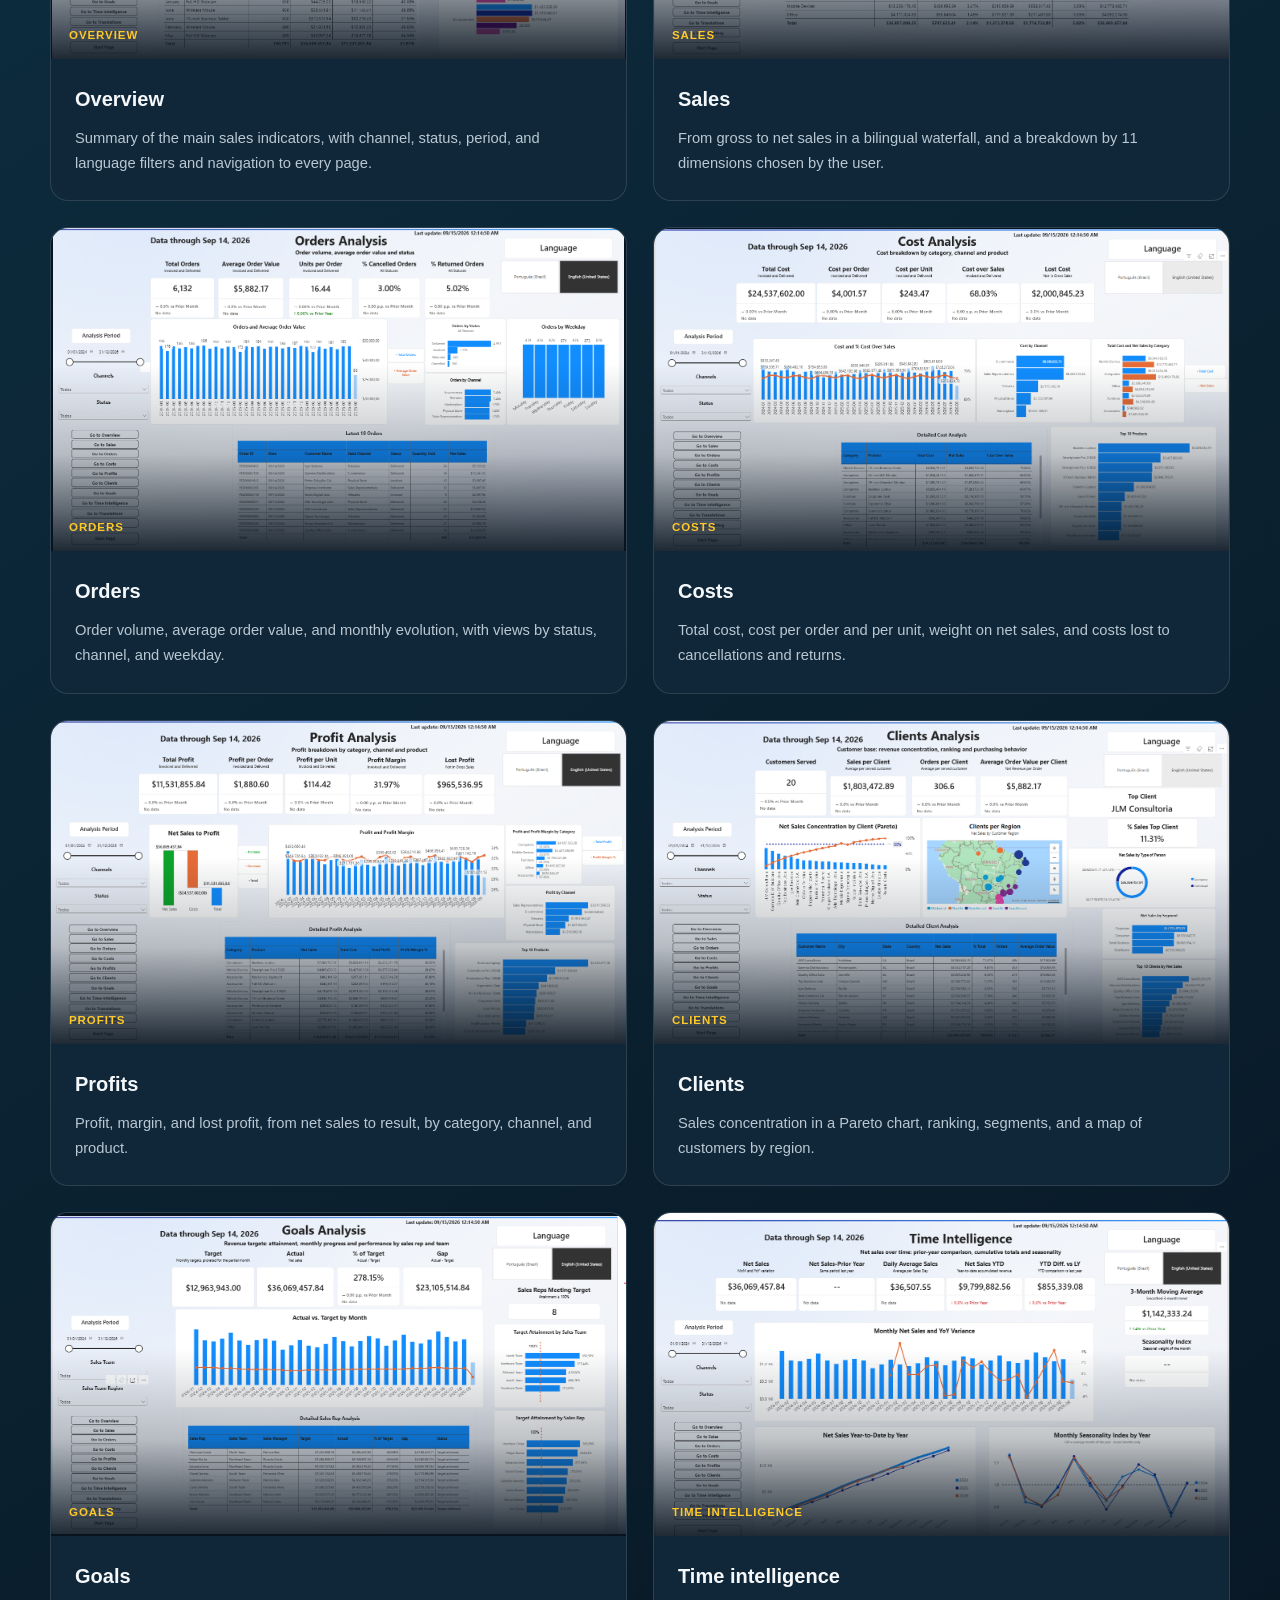
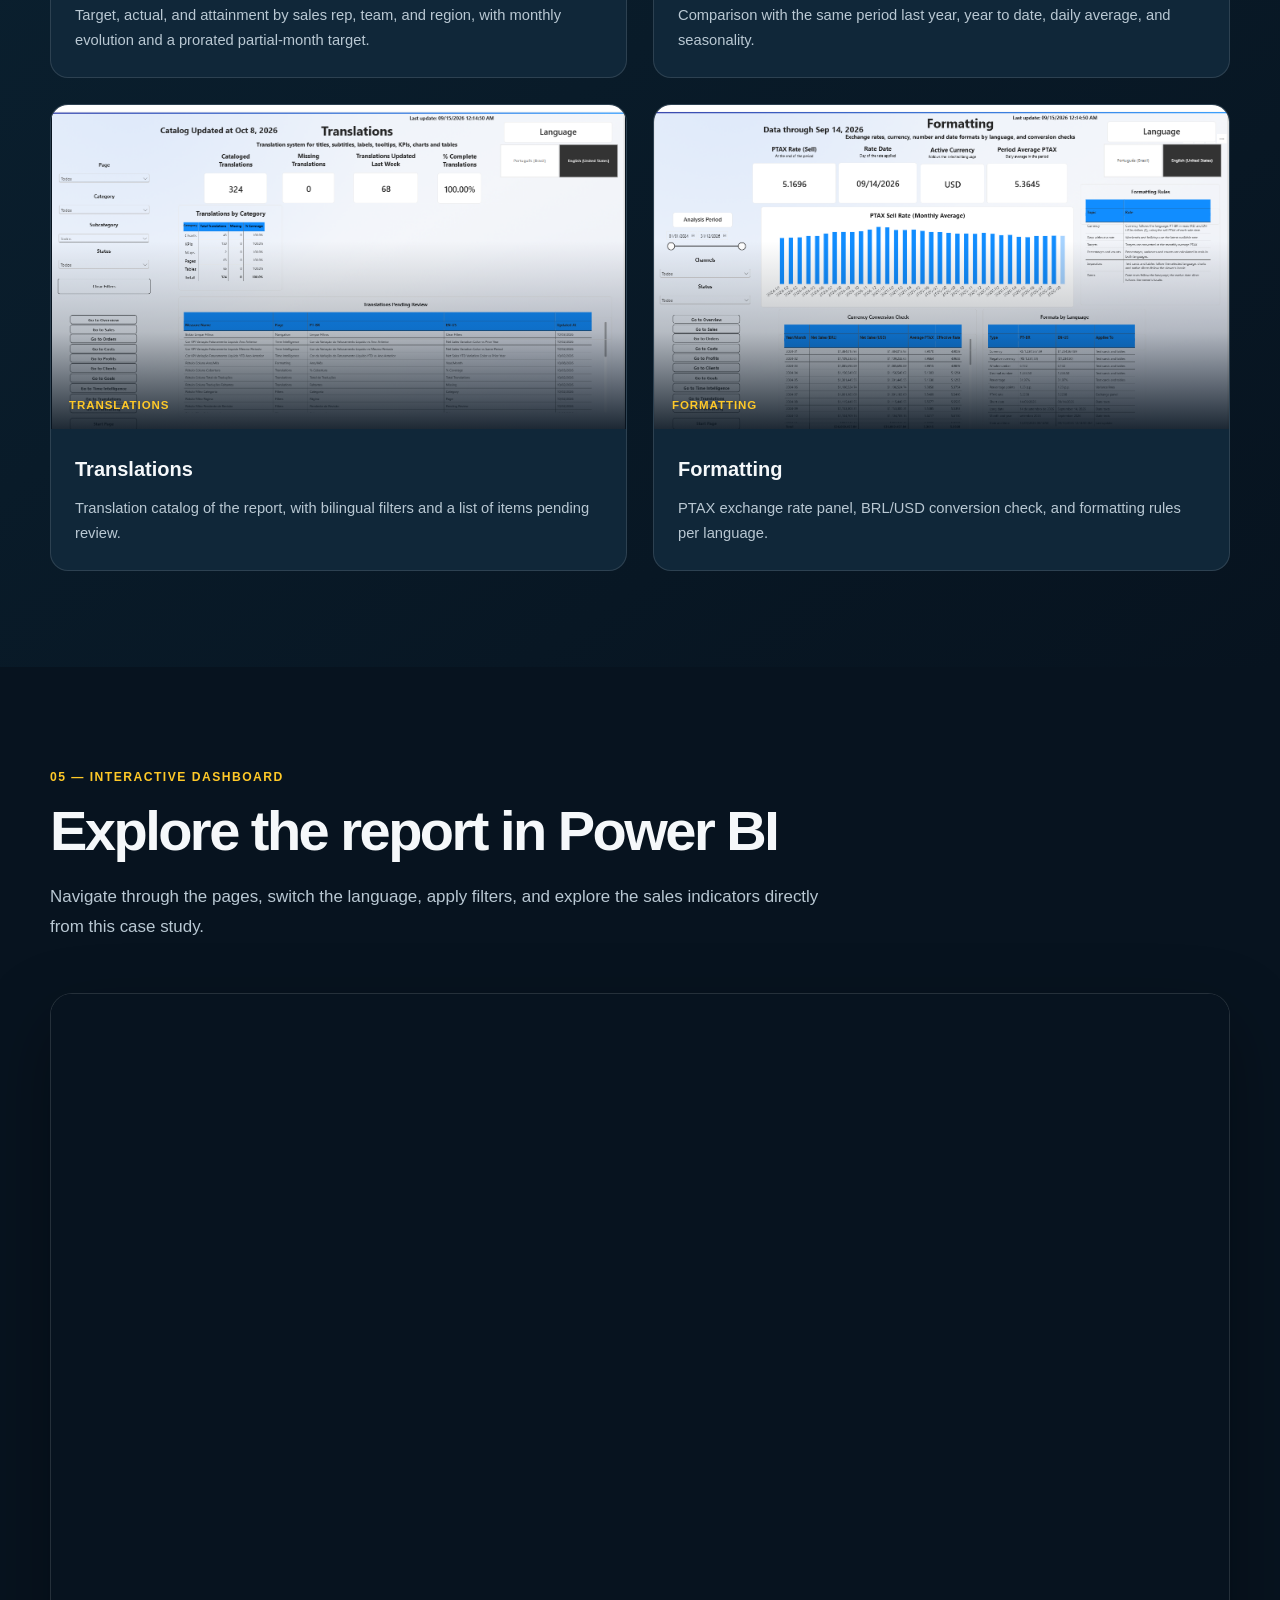
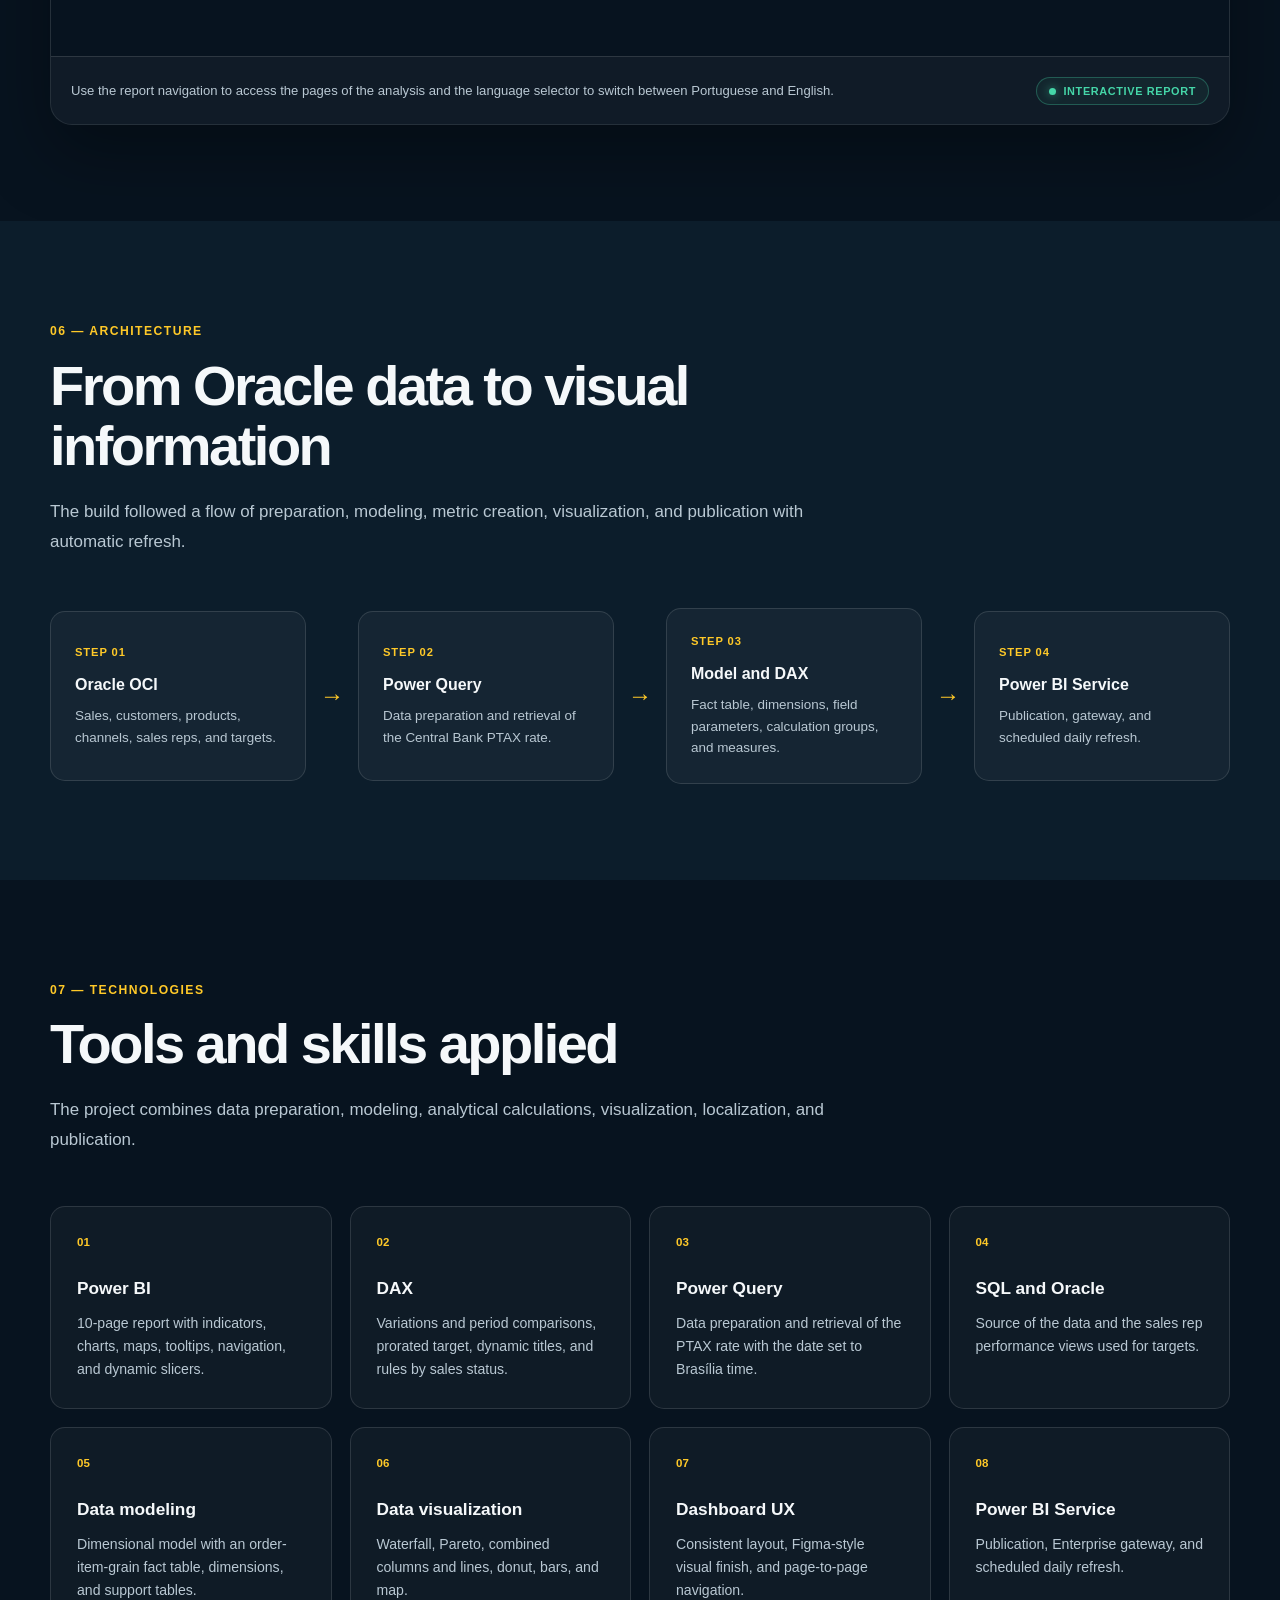
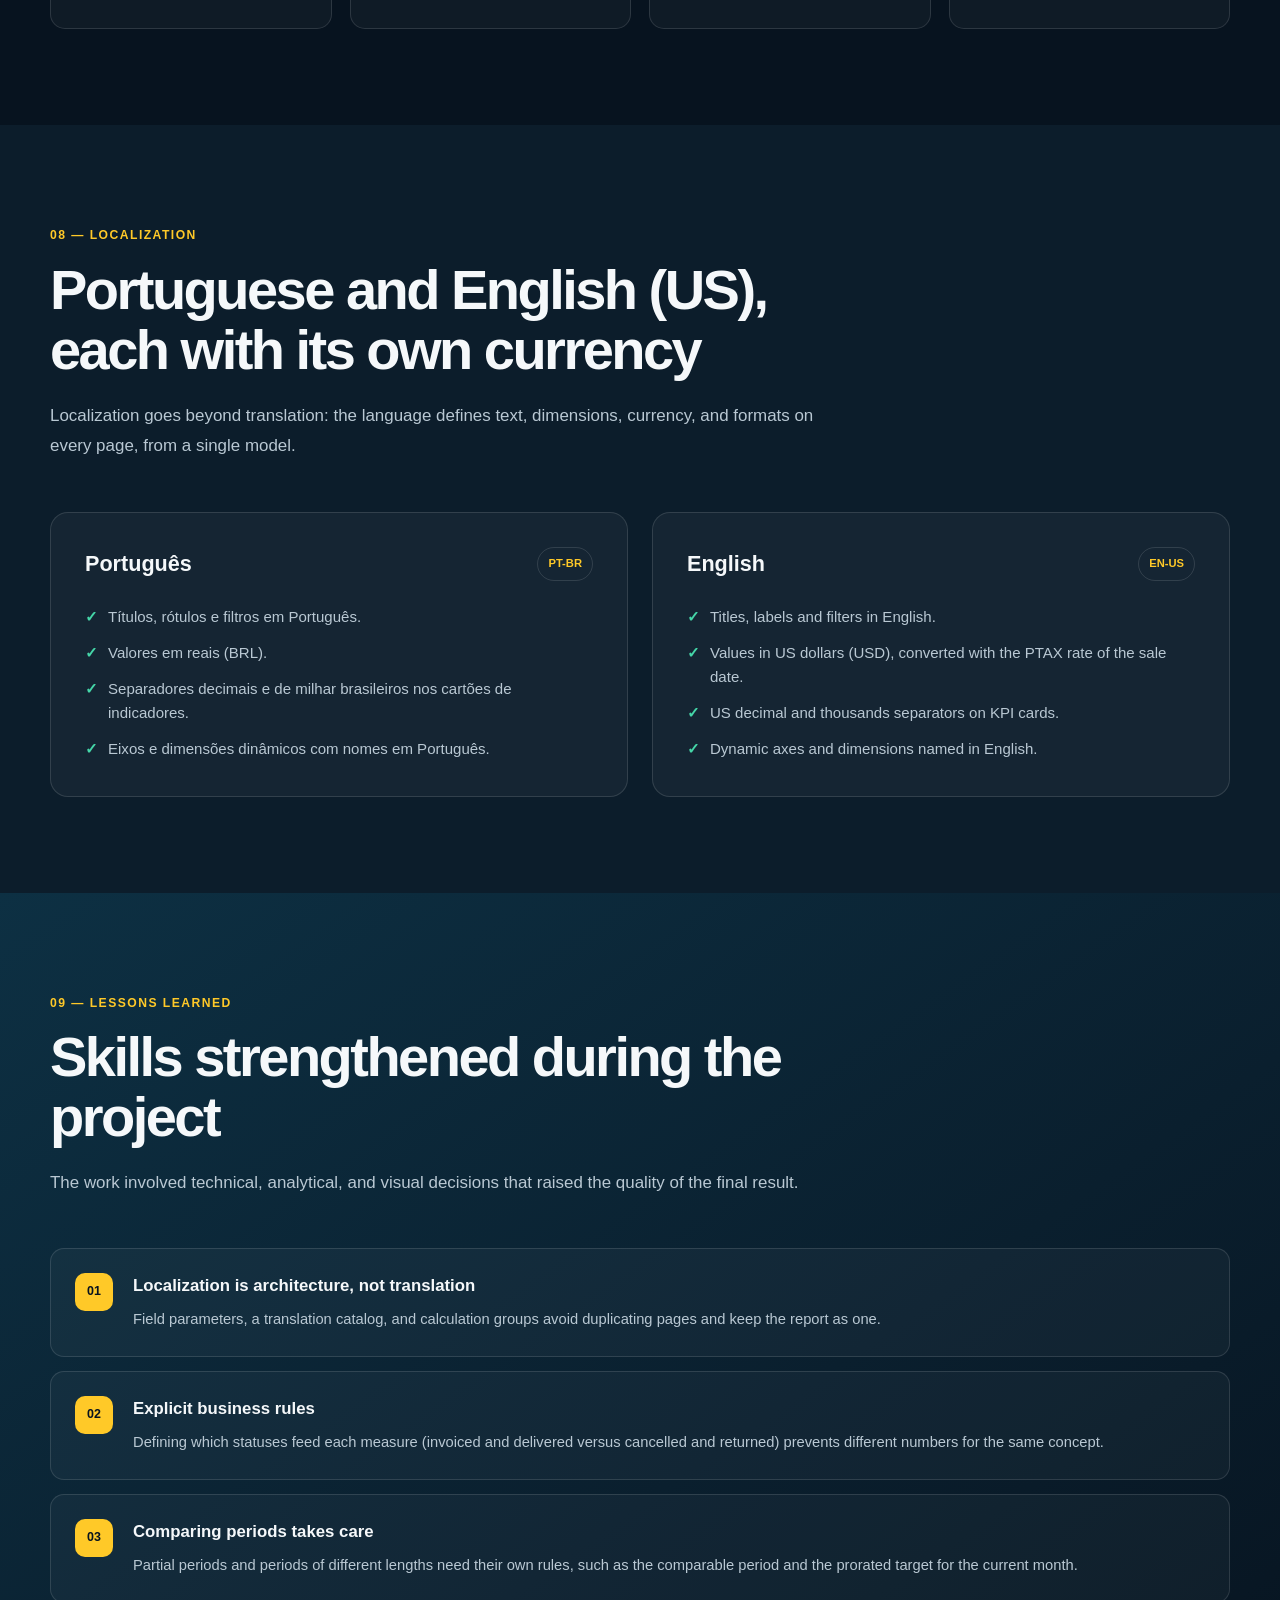
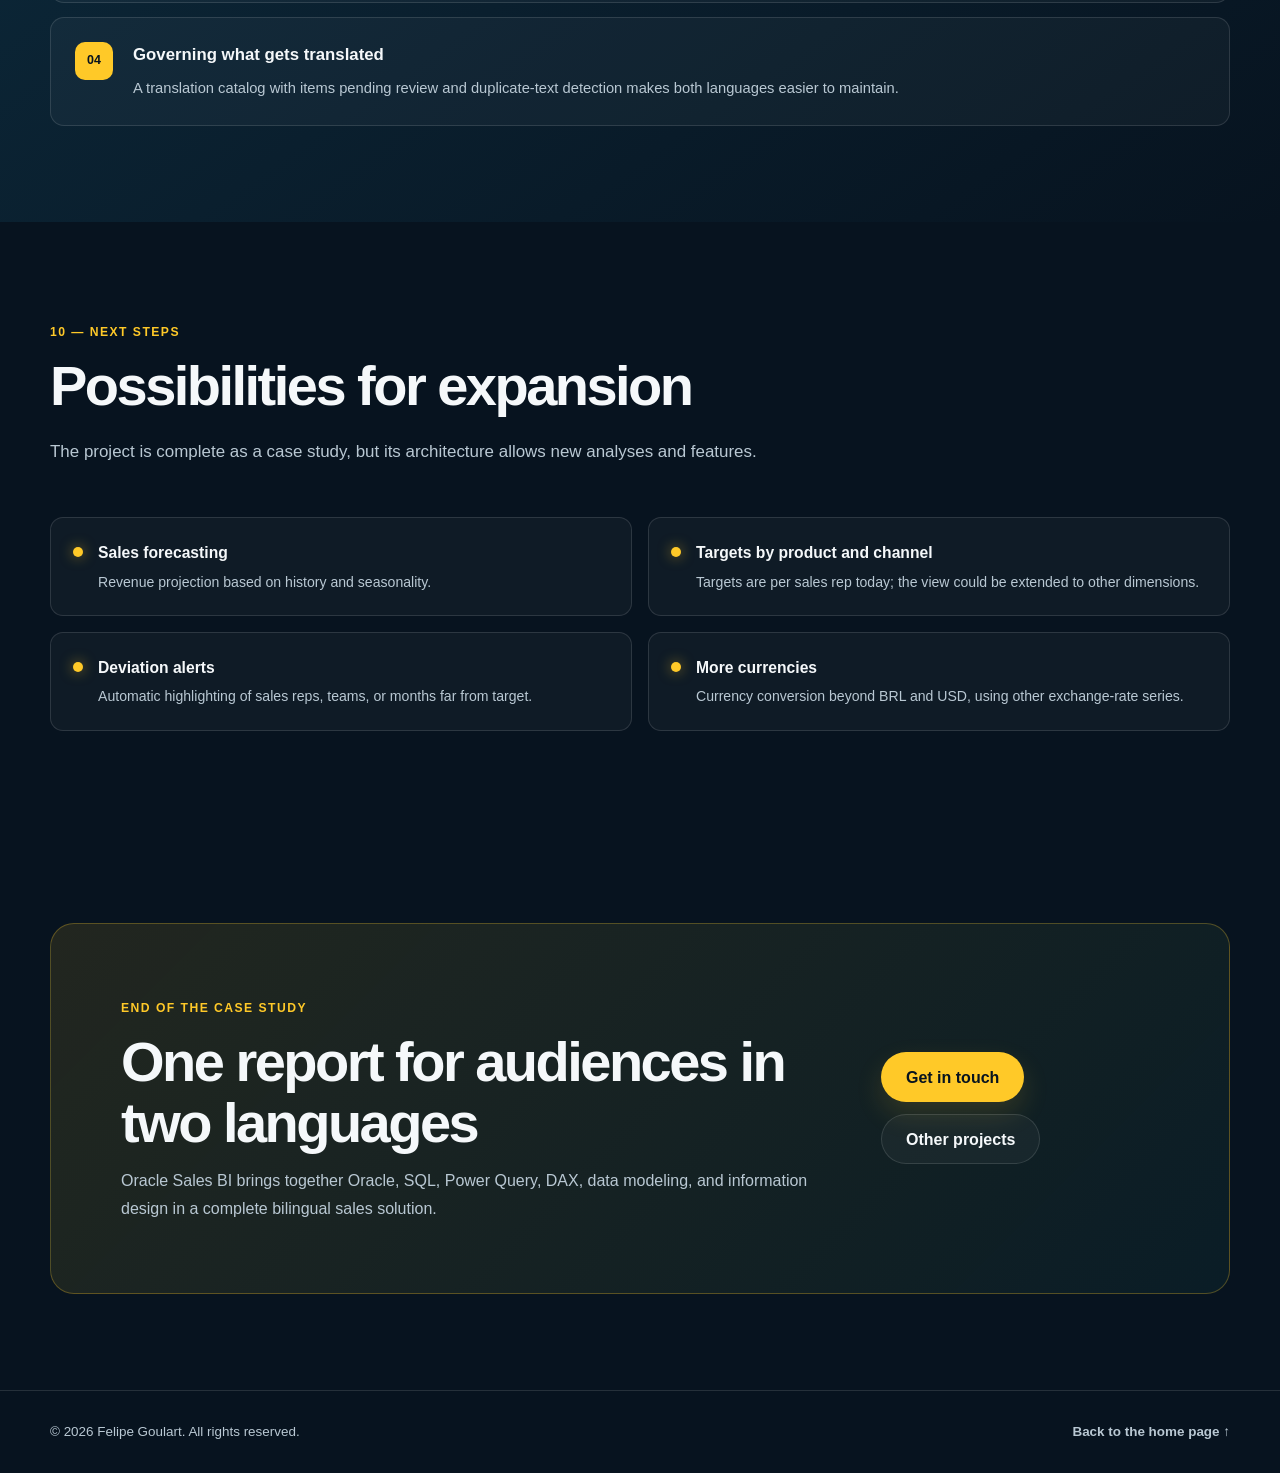
<file: projects/sales-dashboard-en.html>
<!DOCTYPE html>
<html lang="en-US">
<head>
    <meta charset="UTF-8">
    <meta name="viewport" content="width=device-width, initial-scale=1.0">
    <meta name="description" content="Case study of Oracle Sales BI, a bilingual (PT-BR and EN-US) sales dashboard developed by Felipe Goulart with Oracle OCI, Power BI, DAX, Power Query and SQL.">
    <meta name="author" content="Felipe Goulart">
    <meta name="theme-color" content="#07131f">
    <title>Oracle Sales BI | Bilingual Sales Dashboard | Felipe Goulart</title>

    <link rel="alternate" hreflang="pt-BR" href="./sales-dashboard.html">
    <link rel="alternate" hreflang="en-US" href="./sales-dashboard-en.html">

    <link rel="stylesheet" href="../assets/css/styles.css?v=1.2">

    <style>
        /* =====================================================
           PROJECT PAGE
        ===================================================== */

        .project-page {
            background: var(--color-background);
        }


        /* =====================================================
           INTERNAL HEADER
        ===================================================== */

        .project-header {
            position: sticky;
            top: 0;
            z-index: 1000;

            border-bottom: 1px solid var(--color-border);

            background: rgba(7, 19, 31, 0.94);

            backdrop-filter: blur(14px);
            -webkit-backdrop-filter: blur(14px);
        }

        .project-navigation {
            min-height: 74px;

            display: flex;
            align-items: center;
            justify-content: space-between;
            gap: 30px;
        }

        .project-brand {
            display: inline-flex;
            align-items: center;
            gap: 12px;

            color: var(--color-text);

            font-weight: 800;
        }

        .project-brand-symbol {
            width: 38px;
            height: 38px;

            display: grid;
            flex-shrink: 0;
            place-items: center;

            border-radius: 10px;

            color: var(--color-background);
            background: var(--color-primary);

            font-size: 0.85rem;
            font-weight: 900;

            transition:
                transform var(--transition),
                background-color var(--transition);
        }

        .project-brand:hover .project-brand-symbol {
            transform: rotate(-4deg) scale(1.05);
            background: var(--color-primary-light);
        }

        .project-navigation-links {
            display: flex;
            align-items: center;
            gap: 24px;
        }

        .project-navigation-links a {
            color: var(--color-text-soft);

            font-size: 0.92rem;
            font-weight: 700;

            transition: color var(--transition);
        }

        .project-navigation-links a:hover {
            color: var(--color-primary);
        }

        .back-link {
            display: inline-flex;
            align-items: center;
            gap: 8px;
        }

        .back-link-arrow {
            transition: transform var(--transition);
        }

        .back-link:hover .back-link-arrow {
            transform: translateX(-4px);
        }

        .language-link {
            padding: 7px 10px;

            border: 1px solid var(--color-border);
            border-radius: 999px;

            color: var(--color-primary) !important;

            font-size: 0.72rem !important;
            font-weight: 900 !important;
            letter-spacing: 0.05em;
        }

        .language-link:hover {
            border-color: rgba(255, 201, 40, 0.45);
            background: rgba(255, 201, 40, 0.07);
        }


        /* =====================================================
           PROJECT HERO
        ===================================================== */

        .project-hero {
            position: relative;
            overflow: hidden;

            padding: 100px 0 80px;

            background:
                radial-gradient(
                    circle at 88% 12%,
                    rgba(69, 214, 168, 0.12),
                    transparent 32%
                ),
                radial-gradient(
                    circle at 10% 90%,
                    rgba(255, 201, 40, 0.08),
                    transparent 30%
                ),
                linear-gradient(
                    145deg,
                    #07131f,
                    #0b2638 58%,
                    #103d52
                );
        }

        .project-hero::after {
            content: "";

            position: absolute;
            right: -180px;
            bottom: -260px;

            width: 540px;
            height: 540px;

            border: 1px solid rgba(255, 201, 40, 0.16);
            border-radius: 50%;

            pointer-events: none;
        }

        .project-breadcrumb {
            position: relative;
            z-index: 2;

            margin-bottom: 40px;

            display: flex;
            flex-wrap: wrap;
            align-items: center;
            gap: 10px;

            color: var(--color-text-soft);

            font-size: 0.84rem;
            font-weight: 700;
        }

        .project-breadcrumb a {
            transition: color var(--transition);
        }

        .project-breadcrumb a:hover {
            color: var(--color-primary);
        }

        .project-breadcrumb-separator {
            color: rgba(255, 255, 255, 0.35);
        }

        .project-hero-grid {
            position: relative;
            z-index: 2;

            display: grid;
            grid-template-columns: 1.02fr 0.98fr;
            align-items: center;
            gap: 70px;
        }

        .project-status-label {
            width: fit-content;
            margin-bottom: 24px;
            padding: 8px 13px;

            display: inline-flex;
            align-items: center;
            gap: 8px;

            border: 1px solid rgba(69, 214, 168, 0.32);
            border-radius: 999px;

            color: var(--color-accent);
            background: rgba(69, 214, 168, 0.07);

            font-size: 0.72rem;
            font-weight: 900;
            letter-spacing: 0.07em;
            text-transform: uppercase;
        }

        .project-status-label::before {
            content: "";

            width: 8px;
            height: 8px;

            border-radius: 50%;

            background: var(--color-accent);
            box-shadow: 0 0 12px rgba(69, 214, 168, 0.8);
        }

        .project-hero-title {
            max-width: 760px;
            margin-bottom: 24px;

            color: var(--color-text);

            font-size: clamp(3rem, 7vw, 5.6rem);
            font-weight: 750;
            line-height: 0.98;
            letter-spacing: -0.06em;
        }

        .project-hero-title span {
            display: block;

            color: var(--color-primary);
        }

        .project-hero-description {
            max-width: 680px;
            margin-bottom: 32px;

            color: var(--color-text-soft);

            font-size: clamp(1rem, 2vw, 1.16rem);
            line-height: 1.75;
        }

        .project-technology-list {
            margin-bottom: 36px;

            display: flex;
            flex-wrap: wrap;
            gap: 9px;
        }

        .project-technology {
            padding: 8px 12px;

            border: 1px solid var(--color-border);
            border-radius: 999px;

            color: var(--color-text-soft);
            background: rgba(255, 255, 255, 0.04);

            font-size: 0.76rem;
            font-weight: 800;
        }


        /* =====================================================
           PROJECT COVER
        ===================================================== */

        .project-cover-wrapper {
            position: relative;

            padding: 12px;

            border: 1px solid var(--color-border);
            border-radius: 24px;

            background: rgba(255, 255, 255, 0.045);

            box-shadow: 0 30px 75px rgba(0, 0, 0, 0.4);

            transform: rotate(1.2deg);
        }

        .project-cover-wrapper::before {
            content: "";

            position: absolute;
            top: -16px;
            right: 34px;
            z-index: 2;

            width: 82px;
            height: 32px;

            background: rgba(255, 201, 40, 0.82);

            transform: rotate(4deg);
        }

        .project-cover {
            width: 100%;
            aspect-ratio: 16 / 9;

            display: block;

            border-radius: 15px;

            object-fit: cover;
            object-position: center;

            background: var(--color-surface);
        }

        .project-cover-caption {
            padding: 14px 8px 4px;

            color: var(--color-text-soft);

            font-size: 0.76rem;
            line-height: 1.5;
            text-align: center;
        }


        /* =====================================================
           INTERNAL PAGE INDEX
        ===================================================== */

        .project-index {
            position: relative;
            z-index: 10;

            border-top: 1px solid var(--color-border);
            border-bottom: 1px solid var(--color-border);

            background: var(--color-background-soft);
        }

        .project-index-list {
            min-height: 68px;

            display: flex;
            align-items: center;
            gap: 26px;
            overflow-x: auto;

            list-style: none;

            scrollbar-width: thin;
        }

        .project-index-list a {
            color: var(--color-text-soft);

            font-size: 0.84rem;
            font-weight: 800;
            white-space: nowrap;

            transition: color var(--transition);
        }

        .project-index-list a:hover {
            color: var(--color-primary);
        }


        /* =====================================================
           SECTION STRUCTURE
        ===================================================== */

        .case-section {
            padding: 96px 0;
        }

        .case-section-soft {
            background: var(--color-background-soft);
        }

        .case-section-gradient {
            background:
                linear-gradient(
                    145deg,
                    #0d3043,
                    #0a1f2e 58%,
                    #07131f
                );
        }

        .case-section-header {
            max-width: 780px;
            margin-bottom: 50px;
        }

        .case-label {
            display: inline-block;
            margin-bottom: 14px;

            color: var(--color-primary);

            font-size: 0.76rem;
            font-weight: 900;
            letter-spacing: 0.12em;
            text-transform: uppercase;
        }

        .case-title {
            margin-bottom: 20px;

            color: var(--color-text);

            font-size: clamp(2rem, 5vw, 3.5rem);
            font-weight: 750;
            line-height: 1.08;
            letter-spacing: -0.045em;
        }

        .case-description {
            color: var(--color-text-soft);

            font-size: 1.06rem;
            line-height: 1.8;
        }

        .case-description + .case-description {
            margin-top: 18px;
        }


        /* =====================================================
           OVERVIEW
        ===================================================== */

        .overview-grid {
            display: grid;
            grid-template-columns: 1.15fr 0.85fr;
            gap: 70px;
        }

        .overview-content p {
            margin-bottom: 20px;

            color: var(--color-text-soft);

            font-size: 1.02rem;
            line-height: 1.8;
        }

        .overview-content strong {
            color: var(--color-text);
        }

        .project-facts {
            display: grid;
            gap: 14px;
        }

        .project-fact {
            padding: 20px;

            border: 1px solid var(--color-border);
            border-radius: 14px;

            background: rgba(255, 255, 255, 0.035);
        }

        .project-fact-label {
            display: block;
            margin-bottom: 6px;

            color: var(--color-primary);

            font-size: 0.7rem;
            font-weight: 900;
            letter-spacing: 0.08em;
            text-transform: uppercase;
        }

        .project-fact-value {
            color: var(--color-text);

            font-size: 0.96rem;
            font-weight: 700;
            line-height: 1.5;
        }


        /* =====================================================
           CHALLENGE AND OBJECTIVES
        ===================================================== */

        .challenge-grid {
            display: grid;
            grid-template-columns: repeat(2, minmax(0, 1fr));
            gap: 24px;
        }

        .challenge-card {
            padding: 34px;

            border: 1px solid var(--color-border);
            border-radius: var(--border-radius);

            background:
                linear-gradient(
                    145deg,
                    rgba(255, 255, 255, 0.055),
                    rgba(255, 255, 255, 0.02)
                );
        }

        .challenge-card-number {
            display: block;
            margin-bottom: 28px;

            color: var(--color-primary);

            font-size: 0.76rem;
            font-weight: 900;
        }

        .challenge-card h3 {
            margin-bottom: 14px;

            color: var(--color-text);

            font-size: 1.4rem;
            line-height: 1.3;
        }

        .challenge-card p {
            color: var(--color-text-soft);

            line-height: 1.75;
        }


        /* =====================================================
           INDICATORS
        ===================================================== */

        .indicator-grid {
            display: grid;
            grid-template-columns: repeat(4, minmax(0, 1fr));
            gap: 18px;
        }

        .indicator-card {
            min-width: 0;
            padding: 26px;

            border: 1px solid var(--color-border);
            border-radius: 16px;

            background: rgba(255, 255, 255, 0.04);

            transition:
                transform var(--transition),
                border-color var(--transition),
                background-color var(--transition);
        }

        .indicator-card:hover {
            transform: translateY(-5px);

            border-color: rgba(255, 201, 40, 0.4);
            background: rgba(255, 255, 255, 0.06);
        }

        .indicator-icon {
            width: 42px;
            height: 42px;
            margin-bottom: 22px;

            display: grid;
            place-items: center;

            border-radius: 11px;

            color: var(--color-background);
            background: var(--color-primary);

            font-size: 0.82rem;
            font-weight: 900;
        }

        .indicator-card h3 {
            margin-bottom: 9px;

            color: var(--color-text);

            font-size: 1rem;
            line-height: 1.35;
        }

        .indicator-card p {
            color: var(--color-text-soft);

            font-size: 0.88rem;
            line-height: 1.65;
        }


        /* =====================================================
           DASHBOARD PAGES
        ===================================================== */

        .dashboard-pages-grid {
            display: grid;
            grid-template-columns: repeat(2, minmax(0, 1fr));
            gap: 26px;
        }

        .dashboard-page-card {
            min-width: 0;
            overflow: hidden;

            border: 1px solid var(--color-border);
            border-radius: var(--border-radius);

            background: var(--color-surface);

            transition:
                transform var(--transition),
                border-color var(--transition),
                box-shadow var(--transition);
        }

        .dashboard-page-card:hover {
            transform: translateY(-7px);

            border-color: rgba(255, 201, 40, 0.45);

            box-shadow: 0 22px 48px rgba(0, 0, 0, 0.24);
        }

        .dashboard-page-visual {
            position: relative;

            height: 190px;
            overflow: hidden;

            display: grid;
            place-items: center;

            background:
                linear-gradient(
                    145deg,
                    rgba(255, 201, 40, 0.14),
                    rgba(69, 214, 168, 0.08)
                );
        }

        .dashboard-page-visual.dashboard-page-visual-image {
            position: relative;

            width: 100%;
            height: auto;
            aspect-ratio: 16 / 9;

            display: block;
            overflow: hidden;

            background: #07131f;
        }

        .dashboard-page-image {
            width: 100%;
            height: 100%;

            display: block;

            object-fit: contain;
            object-position: center;

            background: #07131f;

            transition:
                transform 450ms ease,
                filter 300ms ease;
        }

        .dashboard-page-card:hover .dashboard-page-image {
            transform: scale(1.025);

            filter:
                saturate(1.06)
                contrast(1.02);
        }

        .dashboard-page-visual-image::after {
            content: "";

            position: absolute;
            inset: 0;
            z-index: 1;

            background:
                linear-gradient(
                    to top,
                    rgba(7, 19, 31, 0.9) 0%,
                    rgba(7, 19, 31, 0.25) 30%,
                    transparent 58%
                );

            pointer-events: none;
        }

        .dashboard-page-name {
            position: absolute;
            right: 18px;
            bottom: 16px;
            left: 18px;
            z-index: 2;

            margin: 0;

            color: var(--color-primary);

            font-size: 0.72rem;
            font-weight: 900;
            letter-spacing: 0.08em;
            line-height: 1.4;
            text-transform: uppercase;

            pointer-events: none;
        }

        .dashboard-page-content {
            padding: 24px;
        }

        .dashboard-page-content h3 {
            margin-bottom: 11px;

            color: var(--color-text);

            font-size: 1.25rem;
        }

        .dashboard-page-content p {
            color: var(--color-text-soft);

            font-size: 0.92rem;
            line-height: 1.7;
        }


        /* =====================================================
           INTERACTIVE POWER BI DASHBOARD
        ===================================================== */

        .powerbi-embed-shell {
            overflow: hidden;

            border: 1px solid var(--color-border);
            border-radius: 22px;

            background: #07131f;

            box-shadow: 0 28px 70px rgba(0, 0, 0, 0.34);
        }

        .powerbi-embed {
            position: relative;

            width: 100%;
            aspect-ratio: 16 / 9;

            overflow: hidden;

            background: #07131f;
        }

        .powerbi-embed iframe,
        .powerbi-frame {
            position: absolute;
            inset: 0;

            width: 100% !important;
            height: 100% !important;

            display: block;

            border: 0;

            background: #07131f;
        }

        .powerbi-embed-footer {
            min-height: 68px;
            padding: 16px 20px;

            display: flex;
            align-items: center;
            justify-content: space-between;
            gap: 24px;

            border-top: 1px solid var(--color-border);

            background: rgba(255, 255, 255, 0.035);
        }

        .powerbi-embed-footer p {
            color: var(--color-text-soft);

            font-size: 0.82rem;
            line-height: 1.6;
        }

        .powerbi-embed-status {
            flex-shrink: 0;

            padding: 8px 12px;

            border: 1px solid rgba(69, 214, 168, 0.3);
            border-radius: 999px;

            color: var(--color-accent);
            background: rgba(69, 214, 168, 0.06);

            font-size: 0.68rem;
            font-weight: 900;
            letter-spacing: 0.06em;
            line-height: 1;
            text-transform: uppercase;
        }

        .powerbi-embed-status::before {
            content: "";

            width: 7px;
            height: 7px;
            margin-right: 7px;

            display: inline-block;

            border-radius: 50%;

            background: var(--color-accent);
            box-shadow: 0 0 10px rgba(69, 214, 168, 0.65);
        }

        .powerbi-noscript {
            margin-top: 18px;
            padding: 16px;

            border: 1px solid rgba(255, 201, 40, 0.25);
            border-radius: 12px;

            color: var(--color-text-soft);
            background: rgba(255, 201, 40, 0.05);

            font-size: 0.9rem;
            line-height: 1.6;
        }


        /* =====================================================
           ARCHITECTURE
        ===================================================== */

        .architecture-flow {
            display: grid;
            grid-template-columns:
                minmax(0, 1fr)
                auto
                minmax(0, 1fr)
                auto
                minmax(0, 1fr)
                auto
                minmax(0, 1fr);

            align-items: center;
            gap: 14px;
        }

        .architecture-step {
            min-height: 170px;
            padding: 24px;

            display: flex;
            flex-direction: column;
            justify-content: center;

            border: 1px solid var(--color-border);
            border-radius: 15px;

            background: rgba(255, 255, 255, 0.04);
        }

        .architecture-step span {
            display: block;
            margin-bottom: 10px;

            color: var(--color-primary);

            font-size: 0.7rem;
            font-weight: 900;
            letter-spacing: 0.08em;
            text-transform: uppercase;
        }

        .architecture-step h3 {
            margin-bottom: 8px;

            color: var(--color-text);

            font-size: 1rem;
        }

        .architecture-step p {
            color: var(--color-text-soft);

            font-size: 0.84rem;
            line-height: 1.6;
        }

        .architecture-arrow {
            color: var(--color-primary);

            font-size: 1.5rem;
            font-weight: 900;
        }


        /* =====================================================
           TECHNOLOGIES
        ===================================================== */

        .technology-grid {
            display: grid;
            grid-template-columns: repeat(4, minmax(0, 1fr));
            gap: 18px;
        }

        .technology-card {
            min-width: 0;
            padding: 26px;

            border: 1px solid var(--color-border);
            border-radius: 15px;

            background: rgba(255, 255, 255, 0.035);
        }

        .technology-card-index {
            display: block;
            margin-bottom: 24px;

            color: var(--color-primary);

            font-size: 0.72rem;
            font-weight: 900;
        }

        .technology-card h3 {
            margin-bottom: 9px;

            color: var(--color-text);

            font-size: 1.08rem;
        }

        .technology-card p {
            color: var(--color-text-soft);

            font-size: 0.88rem;
            line-height: 1.65;
        }


        /* =====================================================
           LOCALIZATION
        ===================================================== */

        .localization-grid {
            display: grid;
            grid-template-columns: repeat(2, minmax(0, 1fr));
            gap: 24px;
        }

        .localization-card {
            padding: 34px;

            border: 1px solid var(--color-border);
            border-radius: var(--border-radius);

            background: rgba(255, 255, 255, 0.04);
        }

        .localization-language {
            margin-bottom: 24px;

            display: flex;
            align-items: center;
            justify-content: space-between;
            gap: 20px;
        }

        .localization-language h3 {
            color: var(--color-text);

            font-size: 1.35rem;
        }

        .language-code {
            padding: 7px 10px;

            border: 1px solid var(--color-border);
            border-radius: 999px;

            color: var(--color-primary);

            font-size: 0.7rem;
            font-weight: 900;
        }

        .localization-card ul {
            display: grid;
            gap: 12px;

            list-style: none;
        }

        .localization-card li {
            position: relative;

            padding-left: 23px;

            color: var(--color-text-soft);

            font-size: 0.94rem;
            line-height: 1.6;
        }

        .localization-card li::before {
            content: "✓";

            position: absolute;
            top: 0;
            left: 0;

            color: var(--color-accent);

            font-weight: 900;
        }


        /* =====================================================
           LESSONS LEARNED
        ===================================================== */

        .learning-list {
            display: grid;
            gap: 14px;
        }

        .learning-item {
            padding: 24px;

            display: grid;
            grid-template-columns: auto 1fr;
            align-items: start;
            gap: 20px;

            border: 1px solid var(--color-border);
            border-radius: 14px;

            background: rgba(255, 255, 255, 0.035);
        }

        .learning-number {
            width: 38px;
            height: 38px;

            display: grid;
            place-items: center;

            border-radius: 10px;

            color: var(--color-background);
            background: var(--color-primary);

            font-size: 0.78rem;
            font-weight: 900;
        }

        .learning-item h3 {
            margin-bottom: 7px;

            color: var(--color-text);

            font-size: 1.05rem;
        }

        .learning-item p {
            color: var(--color-text-soft);

            font-size: 0.92rem;
            line-height: 1.7;
        }


        /* =====================================================
           NEXT STEPS
        ===================================================== */

        .next-steps-list {
            display: grid;
            grid-template-columns: repeat(2, minmax(0, 1fr));
            gap: 16px;
        }

        .next-step {
            padding: 22px;

            display: flex;
            align-items: flex-start;
            gap: 15px;

            border: 1px solid var(--color-border);
            border-radius: 13px;

            background: rgba(255, 255, 255, 0.035);
        }

        .next-step-marker {
            width: 10px;
            height: 10px;
            margin-top: 7px;

            flex-shrink: 0;

            border-radius: 50%;

            background: var(--color-primary);
            box-shadow: 0 0 13px rgba(255, 201, 40, 0.55);
        }

        .next-step h3 {
            margin-bottom: 5px;

            color: var(--color-text);

            font-size: 0.98rem;
        }

        .next-step p {
            color: var(--color-text-soft);

            font-size: 0.88rem;
            line-height: 1.6;
        }


        /* =====================================================
           FINAL CALL TO ACTION
        ===================================================== */

        .project-call-to-action {
            padding: 96px 0;
        }

        .project-call-to-action-box {
            padding: 70px;

            display: flex;
            align-items: center;
            justify-content: space-between;
            gap: 60px;

            border: 1px solid rgba(255, 201, 40, 0.28);
            border-radius: 24px;

            background:
                linear-gradient(
                    135deg,
                    rgba(255, 201, 40, 0.11),
                    rgba(69, 214, 168, 0.055)
                );
        }

        .project-call-to-action-content {
            max-width: 700px;
        }

        .project-call-to-action h2 {
            margin-bottom: 14px;

            color: var(--color-text);

            font-size: clamp(2rem, 5vw, 3.5rem);
            line-height: 1.08;
            letter-spacing: -0.045em;
        }

        .project-call-to-action p {
            color: var(--color-text-soft);

            line-height: 1.75;
        }

        .project-call-to-action-actions {
            display: flex;
            flex-wrap: wrap;
            gap: 12px;
        }


        /* =====================================================
           PROJECT FOOTER
        ===================================================== */

        .project-footer {
            padding: 30px 0;

            border-top: 1px solid var(--color-border);

            background: var(--color-background);
        }

        .project-footer-content {
            display: flex;
            align-items: center;
            justify-content: space-between;
            gap: 24px;

            color: var(--color-text-soft);

            font-size: 0.84rem;
        }

        .project-footer-content a {
            color: var(--color-text-soft);

            font-weight: 800;

            transition: color var(--transition);
        }

        .project-footer-content a:hover {
            color: var(--color-primary);
        }


        /* =====================================================
           RESPONSIVE LAYOUT
        ===================================================== */

        @media (max-width: 1080px) {
            .project-hero-grid {
                gap: 48px;
            }

            .indicator-grid,
            .technology-grid {
                grid-template-columns: repeat(2, minmax(0, 1fr));
            }

            .architecture-flow {
                grid-template-columns: 1fr;
            }

            .architecture-step {
                min-height: auto;
            }

            .architecture-arrow {
                transform: rotate(90deg);

                text-align: center;
            }
        }

        @media (max-width: 920px) {
            .project-hero-grid,
            .overview-grid {
                grid-template-columns: 1fr;
            }

            .project-cover-wrapper {
                max-width: 720px;

                transform: none;
            }

            .dashboard-pages-grid {
                grid-template-columns: repeat(2, minmax(0, 1fr));
            }

            .project-call-to-action-box {
                align-items: flex-start;
                flex-direction: column;
            }
        }

        @media (max-width: 700px) {
            .project-navigation {
                padding: 14px 0;

                align-items: flex-start;
                flex-direction: column;
                gap: 12px;
            }

            .project-navigation-links {
                width: 100%;
                padding-bottom: 4px;

                gap: 18px;
                overflow-x: auto;
            }

            .project-navigation-links a {
                white-space: nowrap;
            }

            .project-hero {
                padding: 72px 0 64px;
            }

            .case-section {
                padding: 72px 0;
            }

            .challenge-grid,
            .dashboard-pages-grid,
            .localization-grid,
            .next-steps-list {
                grid-template-columns: 1fr;
            }

            .powerbi-embed {
                min-height: 520px;
                aspect-ratio: auto;
            }

            .powerbi-embed-footer {
                align-items: flex-start;
                flex-direction: column;
                gap: 12px;
            }

            .project-call-to-action {
                padding: 72px 0;
            }

            .project-call-to-action-box {
                padding: 42px 30px;
            }

            .project-footer-content {
                align-items: flex-start;
                flex-direction: column;
            }
        }

        @media (max-width: 520px) {
            .indicator-grid,
            .technology-grid {
                grid-template-columns: 1fr;
            }

            .project-hero-title {
                font-size: clamp(2.8rem, 15vw, 4rem);
            }

            .challenge-card,
            .localization-card {
                padding: 26px;
            }

            .dashboard-page-content {
                padding: 21px;
            }

            .powerbi-embed {
                min-height: 480px;
            }

            .powerbi-embed-footer {
                padding: 15px;
            }

            .learning-item {
                grid-template-columns: 1fr;
            }

            .project-call-to-action-box {
                padding: 35px 24px;
            }

            .project-call-to-action-actions {
                width: 100%;
                flex-direction: column;
            }

            .project-call-to-action-actions .button {
                width: 100%;
            }
        }

        @media (prefers-reduced-motion: reduce) {
            .project-cover-wrapper,
            .dashboard-page-card:hover,
            .dashboard-page-card:hover .dashboard-page-image,
            .indicator-card:hover {
                transform: none;
            }
        }
    </style>
</head>

<body class="project-page">
    <a class="skip-link" href="#main-content">Skip to main content</a>

    <header class="project-header">
        <div class="container project-navigation">
            <a class="project-brand" href="../index-en.html" aria-label="Felipe Goulart — return to the English portfolio">
                <span class="project-brand-symbol" aria-hidden="true">FG</span>
                <span>Felipe Goulart</span>
            </a>
            <nav class="project-navigation-links" aria-label="Project navigation">
                <a class="back-link" href="../index-en.html#projects">
                    <span class="back-link-arrow" aria-hidden="true">←</span>
                    Portfolio
                </a>
                <a href="#interactive-dashboard">Live dashboard</a>
                <a class="language-link" href="./sales-dashboard.html" lang="pt-BR" hreflang="pt-BR" aria-label="View this case study in Brazilian Portuguese">PT</a>
            </nav>
        </div>
    </header>

    <main id="main-content">

        <section class="project-hero">
            <div class="container">
                <nav class="project-breadcrumb" aria-label="Breadcrumb">
                    <a href="../index-en.html">Home</a>
                    <span class="project-breadcrumb-separator" aria-hidden="true">/</span>
                    <a href="../index-en.html#projects">Projects</a>
                    <span class="project-breadcrumb-separator" aria-hidden="true">/</span>
                    <span aria-current="page">Oracle Sales BI</span>
                </nav>
                <div class="project-hero-grid">
                    <div class="project-hero-content">
                        <span class="project-status-label">Completed project</span>
                        <h1 class="project-hero-title">Oracle <span>Sales BI</span></h1>
                        <p class="project-hero-description">A bilingual sales dashboard built on Oracle OCI. It tracks revenue, orders, costs, profit, customers, and targets in Portuguese and English, with currency and formatting adapted to each language.</p>
                        <div class="project-technology-list" aria-label="Technologies used">
                            <span class="project-technology">Power BI</span>
                            <span class="project-technology">DAX</span>
                            <span class="project-technology">Power Query</span>
                            <span class="project-technology">Oracle SQL</span>
                            <span class="project-technology">Data Modeling</span>
                            <span class="project-technology">PT/EN Localization</span>
                        </div>
                        <div class="button-group">
                            <a class="button button-primary" href="#interactive-dashboard">Explore live dashboard <span aria-hidden="true">↓</span></a>
                            <a class="button button-secondary" href="../index-en.html#projects">View other projects</a>
                        </div>
                    </div>
                    <figure class="project-cover-wrapper">
                        <img class="project-cover" src="../assets/images/dashboards/oracle-sales/Cover_EN-US.png" alt="Overview of Oracle Sales BI, the bilingual sales dashboard developed by Felipe Goulart" width="1200" height="675" fetchpriority="high">
                        <figcaption class="project-cover-caption">Sales overview with indicators, charts, and interactive filters.</figcaption>
                    </figure>
                </div>
            </div>
        </section>

        <nav class="project-index" aria-label="Case study sections">
            <div class="container">
                <ul class="project-index-list">
                    <li><a href="#overview">Overview</a></li>
                    <li><a href="#challenge">Challenge</a></li>
                    <li><a href="#indicators">Indicators</a></li>
                    <li><a href="#dashboard-pages">Dashboard pages</a></li>
                    <li><a href="#interactive-dashboard">Interactive dashboard</a></li>
                    <li><a href="#architecture">Architecture</a></li>
                    <li><a href="#technologies">Technologies</a></li>
                    <li><a href="#localization">Localization</a></li>
                    <li><a href="#lessons-learned">Lessons learned</a></li>
                    <li><a href="#next-steps">Next steps</a></li>
                </ul>
            </div>
        </nav>

        <section class="case-section" id="overview">
            <div class="container">
                <div class="case-section-header">
                    <span class="case-label">01 — Overview</span>
                    <h2 class="case-title">From sale to profit, in two languages and two currencies</h2>
                    <p class="case-description">The project brings sales, orders, costs, profit, customers, and targets together in a single Power BI report, with language, currency, and formatting driven by the user's selection.</p>
                </div>
                <div class="overview-grid">
                    <div class="overview-content">
                        <p><strong>Oracle Sales BI</strong> starts from an Oracle OCI database and organizes the data into a dimensional model, with a fact table at the order-item grain, time, customer, product, channel, sales rep, and status dimensions, plus a table of monthly targets per sales rep.</p>
                        <p>The whole report exists in <strong>Portuguese (PT-BR) and English (EN-US) in the same file</strong>. Titles, labels, filters, and dynamic axes change with the language, and the currency follows the choice: Brazilian reais in PT-BR and US dollars in EN-US, converted with the Central Bank of Brazil PTAX rate of the sale date.</p>
                        <p>The report is published on the <strong>Power BI Service</strong>, with a scheduled daily refresh and the PTAX rate retrieved through a Web connection via gateway.</p>
                    </div>
                    <aside class="project-facts" aria-label="Key project information">
                        <div class="project-fact">
                            <span class="project-fact-label">Project type</span>
                            <span class="project-fact-value">Business Intelligence and sales analytics</span>
                        </div>
                        <div class="project-fact">
                            <span class="project-fact-label">Main tool</span>
                            <span class="project-fact-value">Microsoft Power BI</span>
                        </div>
                        <div class="project-fact">
                            <span class="project-fact-label">Data sources</span>
                            <span class="project-fact-value">Oracle OCI database and the Central Bank of Brazil PTAX API</span>
                        </div>
                        <div class="project-fact">
                            <span class="project-fact-label">Languages</span>
                            <span class="project-fact-value">Portuguese (PT-BR) and English (EN-US) in the same report</span>
                        </div>
                        <div class="project-fact">
                            <span class="project-fact-label">Status</span>
                            <span class="project-fact-value">Development and publication completed</span>
                        </div>
                    </aside>
                </div>
            </div>
        </section>

        <section class="case-section case-section-soft" id="challenge">
            <div class="container">
                <div class="case-section-header">
                    <span class="case-label">02 — Challenge</span>
                    <h2 class="case-title">Serving two languages and two currencies without duplicating the report</h2>
                    <p class="case-description">The main challenge was keeping a single model and a single set of pages, with text, formats, and currency suited to Brazilian and international readers.</p>
                </div>
                <div class="challenge-grid">
                    <article class="challenge-card">
                        <span class="challenge-card-number">CHALLENGE</span>
                        <h3>One report, two languages, two currencies</h3>
                        <p>Avoid maintaining two copies of the report: the same model has to serve Portuguese and English readers, with text, number formats, and currency suited to each.</p>
                    </article>
                    <article class="challenge-card">
                        <span class="challenge-card-number">SOLUTION</span>
                        <h3>A bilingual model built on field parameters</h3>
                        <p>Parameter tables, a translation catalog, and calculation groups switch labels, dimensions, metrics, currency, and formats according to the selected language.</p>
                    </article>
                    <article class="challenge-card">
                        <span class="challenge-card-number">EXPERIENCE</span>
                        <h3>Consistent navigation across 10 pages</h3>
                        <p>Each page answers a specific question (sales, orders, costs, profit, customers, targets, and time), with the same layout, filters, and navigation buttons.</p>
                    </article>
                    <article class="challenge-card">
                        <span class="challenge-card-number">RESULT</span>
                        <h3>From gross sales to profit per sales rep</h3>
                        <p>The analysis covers the whole path: gross sales, discounts, cancellations, returns, net sales, costs, profit, and target attainment.</p>
                    </article>
                </div>
            </div>
        </section>

        <section class="case-section" id="indicators">
            <div class="container">
                <div class="case-section-header">
                    <span class="case-label">03 — Indicators</span>
                    <h2 class="case-title">Key information tracked</h2>
                    <p class="case-description">The indicators cover the path from sale to result, with period comparisons and targets that make variations and points of attention easy to read.</p>
                </div>
                <div class="indicator-grid">
                    <article class="indicator-card">
                        <span class="indicator-icon" aria-hidden="true">01</span>
                        <h3>Gross and net sales</h3>
                        <p>From gross to net, with a waterfall separating discounts, cancellations, and returns.</p>
                    </article>
                    <article class="indicator-card">
                        <span class="indicator-icon" aria-hidden="true">02</span>
                        <h3>Orders and average order value</h3>
                        <p>Valid orders, items, and average order value, with variation against the previous month and year.</p>
                    </article>
                    <article class="indicator-card">
                        <span class="indicator-icon" aria-hidden="true">03</span>
                        <h3>Costs</h3>
                        <p>Total cost, cost per order and per unit, share of net sales, and lost cost.</p>
                    </article>
                    <article class="indicator-card">
                        <span class="indicator-icon" aria-hidden="true">04</span>
                        <h3>Profit and margin</h3>
                        <p>Total profit, profit per order and per unit, margin, and profit lost to cancellations and returns.</p>
                    </article>
                    <article class="indicator-card">
                        <span class="indicator-icon" aria-hidden="true">05</span>
                        <h3>Customers</h3>
                        <p>Customers served, sales per customer, top customer, concentration (Pareto), and a map by region.</p>
                    </article>
                    <article class="indicator-card">
                        <span class="indicator-icon" aria-hidden="true">06</span>
                        <h3>Targets</h3>
                        <p>Target, actual, gap, and attainment by sales rep, team, and region, with a prorated target for the partial month.</p>
                    </article>
                    <article class="indicator-card">
                        <span class="indicator-icon" aria-hidden="true">07</span>
                        <h3>Time comparisons</h3>
                        <p>Same period last year, year to date, daily average, and monthly seasonality.</p>
                    </article>
                    <article class="indicator-card">
                        <span class="indicator-icon" aria-hidden="true">08</span>
                        <h3>Dynamic dimensions</h3>
                        <p>Breakdown by 11 dimensions, such as category, product, channel, and sales rep, chosen by the user.</p>
                    </article>
                </div>
            </div>
        </section>

        <section class="case-section case-section-gradient" id="dashboard-pages">
            <div class="container">
                <div class="case-section-header">
                    <span class="case-label">04 — Dashboard pages</span>
                    <h2 class="case-title">Analytical structure of the dashboard</h2>
                    <p class="case-description">Each page answers a specific set of questions while keeping the visual experience consistent across the whole solution.</p>
                </div>
                <div class="dashboard-pages-grid">
                    <article class="dashboard-page-card">
                        <figure class="dashboard-page-visual dashboard-page-visual-image">
                            <img class="dashboard-page-image" src="../assets/images/dashboards/oracle-sales/00_Overview.png" alt="Overview page of Oracle Sales BI" width="1200" height="675" loading="lazy">
                            <figcaption class="dashboard-page-name">Overview</figcaption>
                        </figure>
                        <div class="dashboard-page-content">
                            <h3>Overview</h3>
                            <p>Summary of the main sales indicators, with channel, status, period, and language filters and navigation to every page.</p>
                        </div>
                    </article>
                    <article class="dashboard-page-card">
                        <figure class="dashboard-page-visual dashboard-page-visual-image">
                            <img class="dashboard-page-image" src="../assets/images/dashboards/oracle-sales/01_Sales.png" alt="Sales page of Oracle Sales BI" width="1200" height="675" loading="lazy">
                            <figcaption class="dashboard-page-name">Sales</figcaption>
                        </figure>
                        <div class="dashboard-page-content">
                            <h3>Sales</h3>
                            <p>From gross to net sales in a bilingual waterfall, and a breakdown by 11 dimensions chosen by the user.</p>
                        </div>
                    </article>
                    <article class="dashboard-page-card">
                        <figure class="dashboard-page-visual dashboard-page-visual-image">
                            <img class="dashboard-page-image" src="../assets/images/dashboards/oracle-sales/02_Orders.png" alt="Orders page of Oracle Sales BI" width="1200" height="675" loading="lazy">
                            <figcaption class="dashboard-page-name">Orders</figcaption>
                        </figure>
                        <div class="dashboard-page-content">
                            <h3>Orders</h3>
                            <p>Order volume, average order value, and monthly evolution, with views by status, channel, and weekday.</p>
                        </div>
                    </article>
                    <article class="dashboard-page-card">
                        <figure class="dashboard-page-visual dashboard-page-visual-image">
                            <img class="dashboard-page-image" src="../assets/images/dashboards/oracle-sales/03_Costs.png" alt="Costs page of Oracle Sales BI" width="1200" height="675" loading="lazy">
                            <figcaption class="dashboard-page-name">Costs</figcaption>
                        </figure>
                        <div class="dashboard-page-content">
                            <h3>Costs</h3>
                            <p>Total cost, cost per order and per unit, weight on net sales, and costs lost to cancellations and returns.</p>
                        </div>
                    </article>
                    <article class="dashboard-page-card">
                        <figure class="dashboard-page-visual dashboard-page-visual-image">
                            <img class="dashboard-page-image" src="../assets/images/dashboards/oracle-sales/04_Profits.png" alt="Profits page of Oracle Sales BI" width="1200" height="675" loading="lazy">
                            <figcaption class="dashboard-page-name">Profits</figcaption>
                        </figure>
                        <div class="dashboard-page-content">
                            <h3>Profits</h3>
                            <p>Profit, margin, and lost profit, from net sales to result, by category, channel, and product.</p>
                        </div>
                    </article>
                    <article class="dashboard-page-card">
                        <figure class="dashboard-page-visual dashboard-page-visual-image">
                            <img class="dashboard-page-image" src="../assets/images/dashboards/oracle-sales/05_Clients.png" alt="Clients page of Oracle Sales BI" width="1200" height="675" loading="lazy">
                            <figcaption class="dashboard-page-name">Clients</figcaption>
                        </figure>
                        <div class="dashboard-page-content">
                            <h3>Clients</h3>
                            <p>Sales concentration in a Pareto chart, ranking, segments, and a map of customers by region.</p>
                        </div>
                    </article>
                    <article class="dashboard-page-card">
                        <figure class="dashboard-page-visual dashboard-page-visual-image">
                            <img class="dashboard-page-image" src="../assets/images/dashboards/oracle-sales/06_Goals.png" alt="Goals page of Oracle Sales BI" width="1200" height="675" loading="lazy">
                            <figcaption class="dashboard-page-name">Goals</figcaption>
                        </figure>
                        <div class="dashboard-page-content">
                            <h3>Goals</h3>
                            <p>Target, actual, and attainment by sales rep, team, and region, with monthly evolution and a prorated partial-month target.</p>
                        </div>
                    </article>
                    <article class="dashboard-page-card">
                        <figure class="dashboard-page-visual dashboard-page-visual-image">
                            <img class="dashboard-page-image" src="../assets/images/dashboards/oracle-sales/07_TimeIntelligence.png" alt="Time intelligence page of Oracle Sales BI" width="1200" height="675" loading="lazy">
                            <figcaption class="dashboard-page-name">Time Intelligence</figcaption>
                        </figure>
                        <div class="dashboard-page-content">
                            <h3>Time intelligence</h3>
                            <p>Comparison with the same period last year, year to date, daily average, and seasonality.</p>
                        </div>
                    </article>
                    <article class="dashboard-page-card">
                        <figure class="dashboard-page-visual dashboard-page-visual-image">
                            <img class="dashboard-page-image" src="../assets/images/dashboards/oracle-sales/08_Translations.png" alt="Translations page of Oracle Sales BI" width="1200" height="675" loading="lazy">
                            <figcaption class="dashboard-page-name">Translations</figcaption>
                        </figure>
                        <div class="dashboard-page-content">
                            <h3>Translations</h3>
                            <p>Translation catalog of the report, with bilingual filters and a list of items pending review.</p>
                        </div>
                    </article>
                    <article class="dashboard-page-card">
                        <figure class="dashboard-page-visual dashboard-page-visual-image">
                            <img class="dashboard-page-image" src="../assets/images/dashboards/oracle-sales/09_Formatting.png" alt="Formatting page of Oracle Sales BI" width="1200" height="675" loading="lazy">
                            <figcaption class="dashboard-page-name">Formatting</figcaption>
                        </figure>
                        <div class="dashboard-page-content">
                            <h3>Formatting</h3>
                            <p>PTAX exchange rate panel, BRL/USD conversion check, and formatting rules per language.</p>
                        </div>
                    </article>
                </div>
            </div>
        </section>

        <section class="case-section" id="interactive-dashboard">
            <div class="container">
                <div class="case-section-header">
                    <span class="case-label">05 — Interactive dashboard</span>
                    <h2 class="case-title">Explore the report in Power BI</h2>
                    <p class="case-description">Navigate through the pages, switch the language, apply filters, and explore the sales indicators directly from this case study.</p>
                </div>
                <div class="powerbi-embed-shell">
                    <div class="powerbi-embed">
                        <iframe class="powerbi-frame" title="Interactive Oracle Sales BI, the bilingual sales dashboard developed by Felipe Goulart" src="https://app.powerbi.com/view?r=eyJrIjoiZmU2MWRhZGEtMWJkMi00MmRhLTllMTYtYWFkNjE3NzBmNDVkIiwidCI6IjM0OTE4NDA0LTg0YjYtNDFlZC1iNjNkLTVhYzk3YjE0NjkwNCJ9" loading="lazy" allowfullscreen></iframe>
                    </div>
                    <div class="powerbi-embed-footer">
                        <p>Use the report navigation to access the pages of the analysis and the language selector to switch between Portuguese and English.</p>
                        <span class="powerbi-embed-status">Interactive report</span>
                    </div>
                </div>
                <noscript>
                    <p class="powerbi-noscript">JavaScript must be enabled to view the interactive Power BI report.</p>
                </noscript>
            </div>
        </section>

        <section class="case-section case-section-soft" id="architecture">
            <div class="container">
                <div class="case-section-header">
                    <span class="case-label">06 — Architecture</span>
                    <h2 class="case-title">From Oracle data to visual information</h2>
                    <p class="case-description">The build followed a flow of preparation, modeling, metric creation, visualization, and publication with automatic refresh.</p>
                </div>
                <div class="architecture-flow">
                    <article class="architecture-step">
                        <span>Step 01</span>
                        <h3>Oracle OCI</h3>
                        <p>Sales, customers, products, channels, sales reps, and targets.</p>
                    </article>
                    <span class="architecture-arrow" aria-hidden="true">→</span>
                    <article class="architecture-step">
                        <span>Step 02</span>
                        <h3>Power Query</h3>
                        <p>Data preparation and retrieval of the Central Bank PTAX rate.</p>
                    </article>
                    <span class="architecture-arrow" aria-hidden="true">→</span>
                    <article class="architecture-step">
                        <span>Step 03</span>
                        <h3>Model and DAX</h3>
                        <p>Fact table, dimensions, field parameters, calculation groups, and measures.</p>
                    </article>
                    <span class="architecture-arrow" aria-hidden="true">→</span>
                    <article class="architecture-step">
                        <span>Step 04</span>
                        <h3>Power BI Service</h3>
                        <p>Publication, gateway, and scheduled daily refresh.</p>
                    </article>
                </div>
            </div>
        </section>

        <section class="case-section" id="technologies">
            <div class="container">
                <div class="case-section-header">
                    <span class="case-label">07 — Technologies</span>
                    <h2 class="case-title">Tools and skills applied</h2>
                    <p class="case-description">The project combines data preparation, modeling, analytical calculations, visualization, localization, and publication.</p>
                </div>
                <div class="technology-grid">
                    <article class="technology-card">
                        <span class="technology-card-index">01</span>
                        <h3>Power BI</h3>
                        <p>10-page report with indicators, charts, maps, tooltips, navigation, and dynamic slicers.</p>
                    </article>
                    <article class="technology-card">
                        <span class="technology-card-index">02</span>
                        <h3>DAX</h3>
                        <p>Variations and period comparisons, prorated target, dynamic titles, and rules by sales status.</p>
                    </article>
                    <article class="technology-card">
                        <span class="technology-card-index">03</span>
                        <h3>Power Query</h3>
                        <p>Data preparation and retrieval of the PTAX rate with the date set to Brasília time.</p>
                    </article>
                    <article class="technology-card">
                        <span class="technology-card-index">04</span>
                        <h3>SQL and Oracle</h3>
                        <p>Source of the data and the sales rep performance views used for targets.</p>
                    </article>
                    <article class="technology-card">
                        <span class="technology-card-index">05</span>
                        <h3>Data modeling</h3>
                        <p>Dimensional model with an order-item-grain fact table, dimensions, and support tables.</p>
                    </article>
                    <article class="technology-card">
                        <span class="technology-card-index">06</span>
                        <h3>Data visualization</h3>
                        <p>Waterfall, Pareto, combined columns and lines, donut, bars, and map.</p>
                    </article>
                    <article class="technology-card">
                        <span class="technology-card-index">07</span>
                        <h3>Dashboard UX</h3>
                        <p>Consistent layout, Figma-style visual finish, and page-to-page navigation.</p>
                    </article>
                    <article class="technology-card">
                        <span class="technology-card-index">08</span>
                        <h3>Power BI Service</h3>
                        <p>Publication, Enterprise gateway, and scheduled daily refresh.</p>
                    </article>
                </div>
            </div>
        </section>

        <section class="case-section case-section-soft" id="localization">
            <div class="container">
                <div class="case-section-header">
                    <span class="case-label">08 — Localization</span>
                    <h2 class="case-title">Portuguese and English (US), each with its own currency</h2>
                    <p class="case-description">Localization goes beyond translation: the language defines text, dimensions, currency, and formats on every page, from a single model.</p>
                </div>
                <div class="localization-grid">
                    <article class="localization-card">
                        <div class="localization-language">
                            <h3>Português</h3>
                            <span class="language-code">PT-BR</span>
                        </div>
                        <ul>
                            <li>Títulos, rótulos e filtros em Português.</li>
                            <li>Valores em reais (BRL).</li>
                            <li>Separadores decimais e de milhar brasileiros nos cartões de indicadores.</li>
                            <li>Eixos e dimensões dinâmicos com nomes em Português.</li>
                        </ul>
                    </article>
                    <article class="localization-card">
                        <div class="localization-language">
                            <h3>English</h3>
                            <span class="language-code">EN-US</span>
                        </div>
                        <ul>
                            <li>Titles, labels and filters in English.</li>
                            <li>Values in US dollars (USD), converted with the PTAX rate of the sale date.</li>
                            <li>US decimal and thousands separators on KPI cards.</li>
                            <li>Dynamic axes and dimensions named in English.</li>
                        </ul>
                    </article>
                </div>
            </div>
        </section>

        <section class="case-section case-section-gradient" id="lessons-learned">
            <div class="container">
                <div class="case-section-header">
                    <span class="case-label">09 — Lessons learned</span>
                    <h2 class="case-title">Skills strengthened during the project</h2>
                    <p class="case-description">The work involved technical, analytical, and visual decisions that raised the quality of the final result.</p>
                </div>
                <div class="learning-list">
                    <article class="learning-item">
                        <span class="learning-number">01</span>
                        <div>
                            <h3>Localization is architecture, not translation</h3>
                            <p>Field parameters, a translation catalog, and calculation groups avoid duplicating pages and keep the report as one.</p>
                        </div>
                    </article>
                    <article class="learning-item">
                        <span class="learning-number">02</span>
                        <div>
                            <h3>Explicit business rules</h3>
                            <p>Defining which statuses feed each measure (invoiced and delivered versus cancelled and returned) prevents different numbers for the same concept.</p>
                        </div>
                    </article>
                    <article class="learning-item">
                        <span class="learning-number">03</span>
                        <div>
                            <h3>Comparing periods takes care</h3>
                            <p>Partial periods and periods of different lengths need their own rules, such as the comparable period and the prorated target for the current month.</p>
                        </div>
                    </article>
                    <article class="learning-item">
                        <span class="learning-number">04</span>
                        <div>
                            <h3>Governing what gets translated</h3>
                            <p>A translation catalog with items pending review and duplicate-text detection makes both languages easier to maintain.</p>
                        </div>
                    </article>
                </div>
            </div>
        </section>

        <section class="case-section" id="next-steps">
            <div class="container">
                <div class="case-section-header">
                    <span class="case-label">10 — Next steps</span>
                    <h2 class="case-title">Possibilities for expansion</h2>
                    <p class="case-description">The project is complete as a case study, but its architecture allows new analyses and features.</p>
                </div>
                <div class="next-steps-list">
                    <article class="next-step">
                        <span class="next-step-marker" aria-hidden="true"></span>
                        <div>
                            <h3>Sales forecasting</h3>
                            <p>Revenue projection based on history and seasonality.</p>
                        </div>
                    </article>
                    <article class="next-step">
                        <span class="next-step-marker" aria-hidden="true"></span>
                        <div>
                            <h3>Targets by product and channel</h3>
                            <p>Targets are per sales rep today; the view could be extended to other dimensions.</p>
                        </div>
                    </article>
                    <article class="next-step">
                        <span class="next-step-marker" aria-hidden="true"></span>
                        <div>
                            <h3>Deviation alerts</h3>
                            <p>Automatic highlighting of sales reps, teams, or months far from target.</p>
                        </div>
                    </article>
                    <article class="next-step">
                        <span class="next-step-marker" aria-hidden="true"></span>
                        <div>
                            <h3>More currencies</h3>
                            <p>Currency conversion beyond BRL and USD, using other exchange-rate series.</p>
                        </div>
                    </article>
                </div>
            </div>
        </section>

        <section class="project-call-to-action">
            <div class="container">
                <div class="project-call-to-action-box">
                    <div class="project-call-to-action-content">
                        <span class="case-label">End of the case study</span>
                        <h2>One report for audiences in two languages</h2>
                        <p>Oracle Sales BI brings together Oracle, SQL, Power Query, DAX, data modeling, and information design in a complete bilingual sales solution.</p>
                    </div>
                    <div class="project-call-to-action-actions">
                        <a class="button button-primary" href="../index-en.html#contact">Get in touch</a>
                        <a class="button button-secondary" href="../index-en.html#projects">Other projects</a>
                    </div>
                </div>
            </div>
        </section>

    </main>

    <footer class="project-footer">
        <div class="container project-footer-content">
            <p>© 2026 Felipe Goulart. All rights reserved.</p>
            <a href="../index-en.html">Back to the home page ↑</a>
        </div>
    </footer>
</body>
</html>
</file>
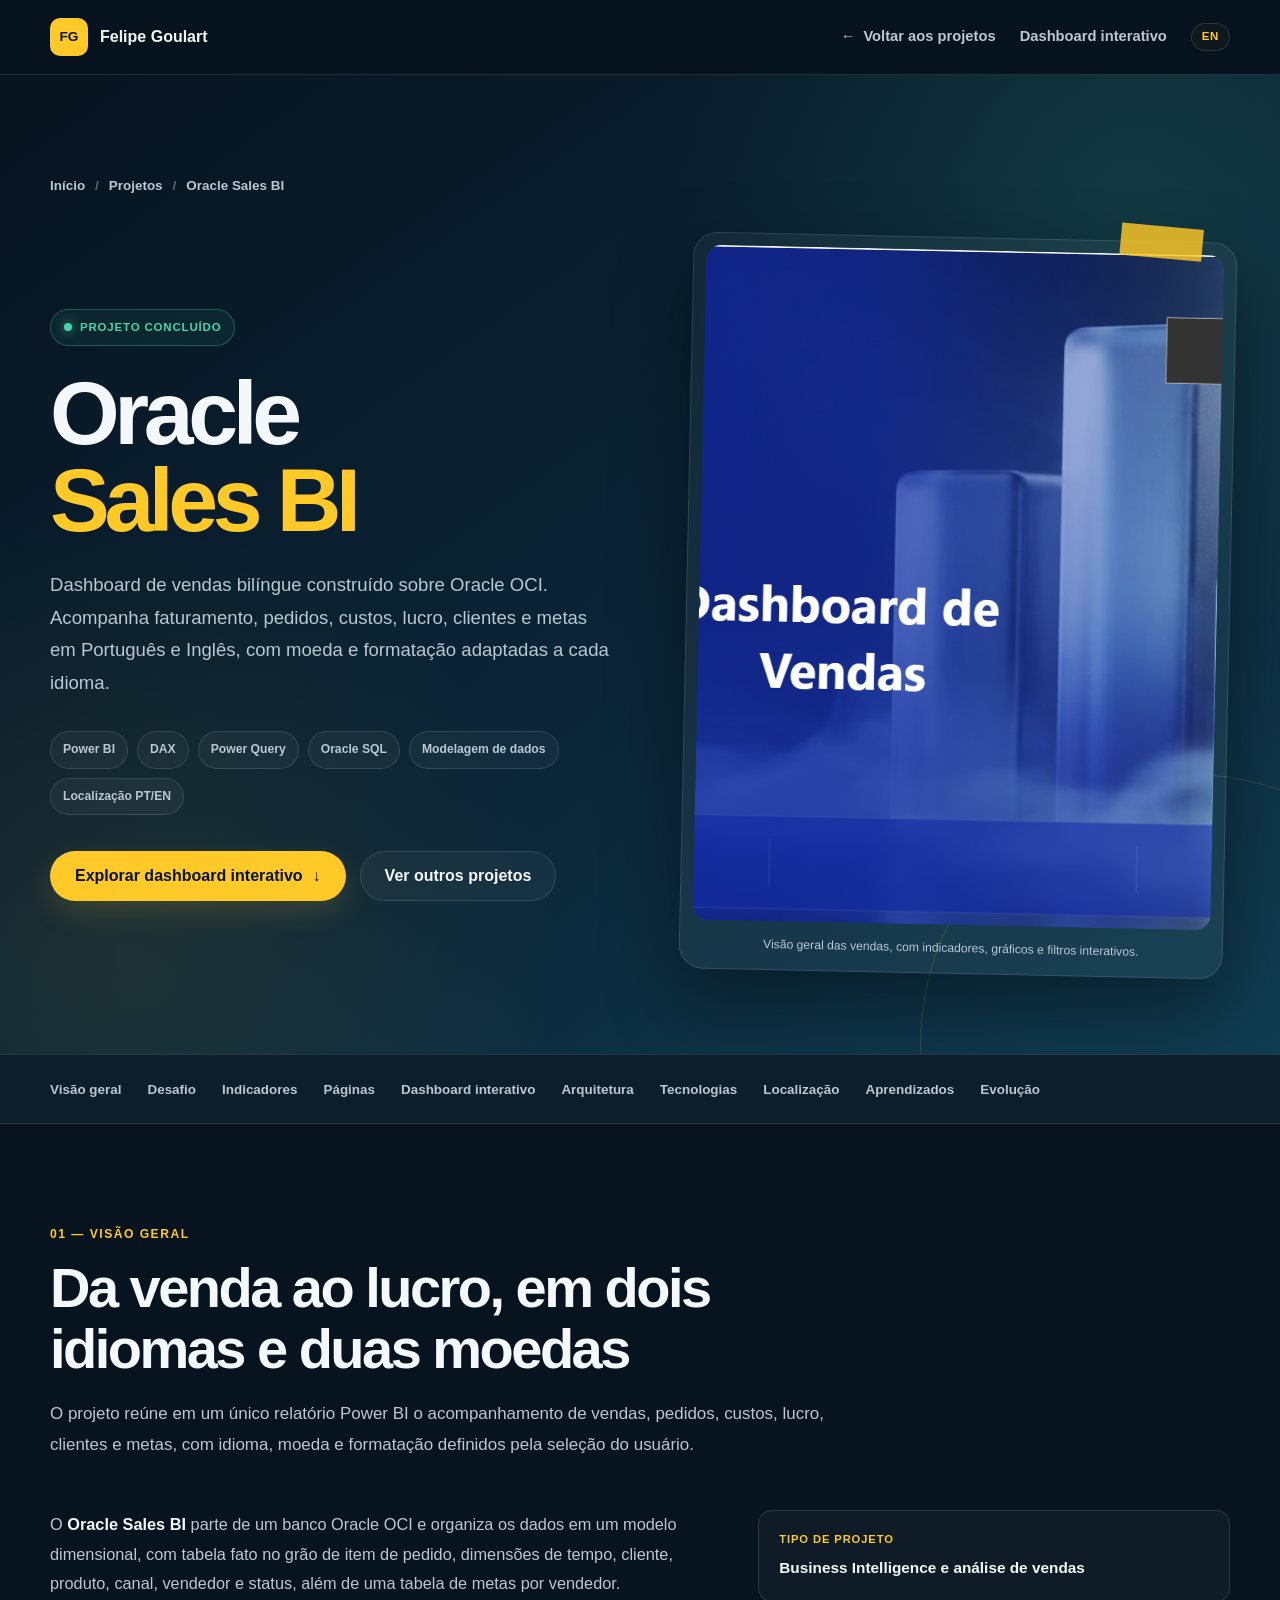
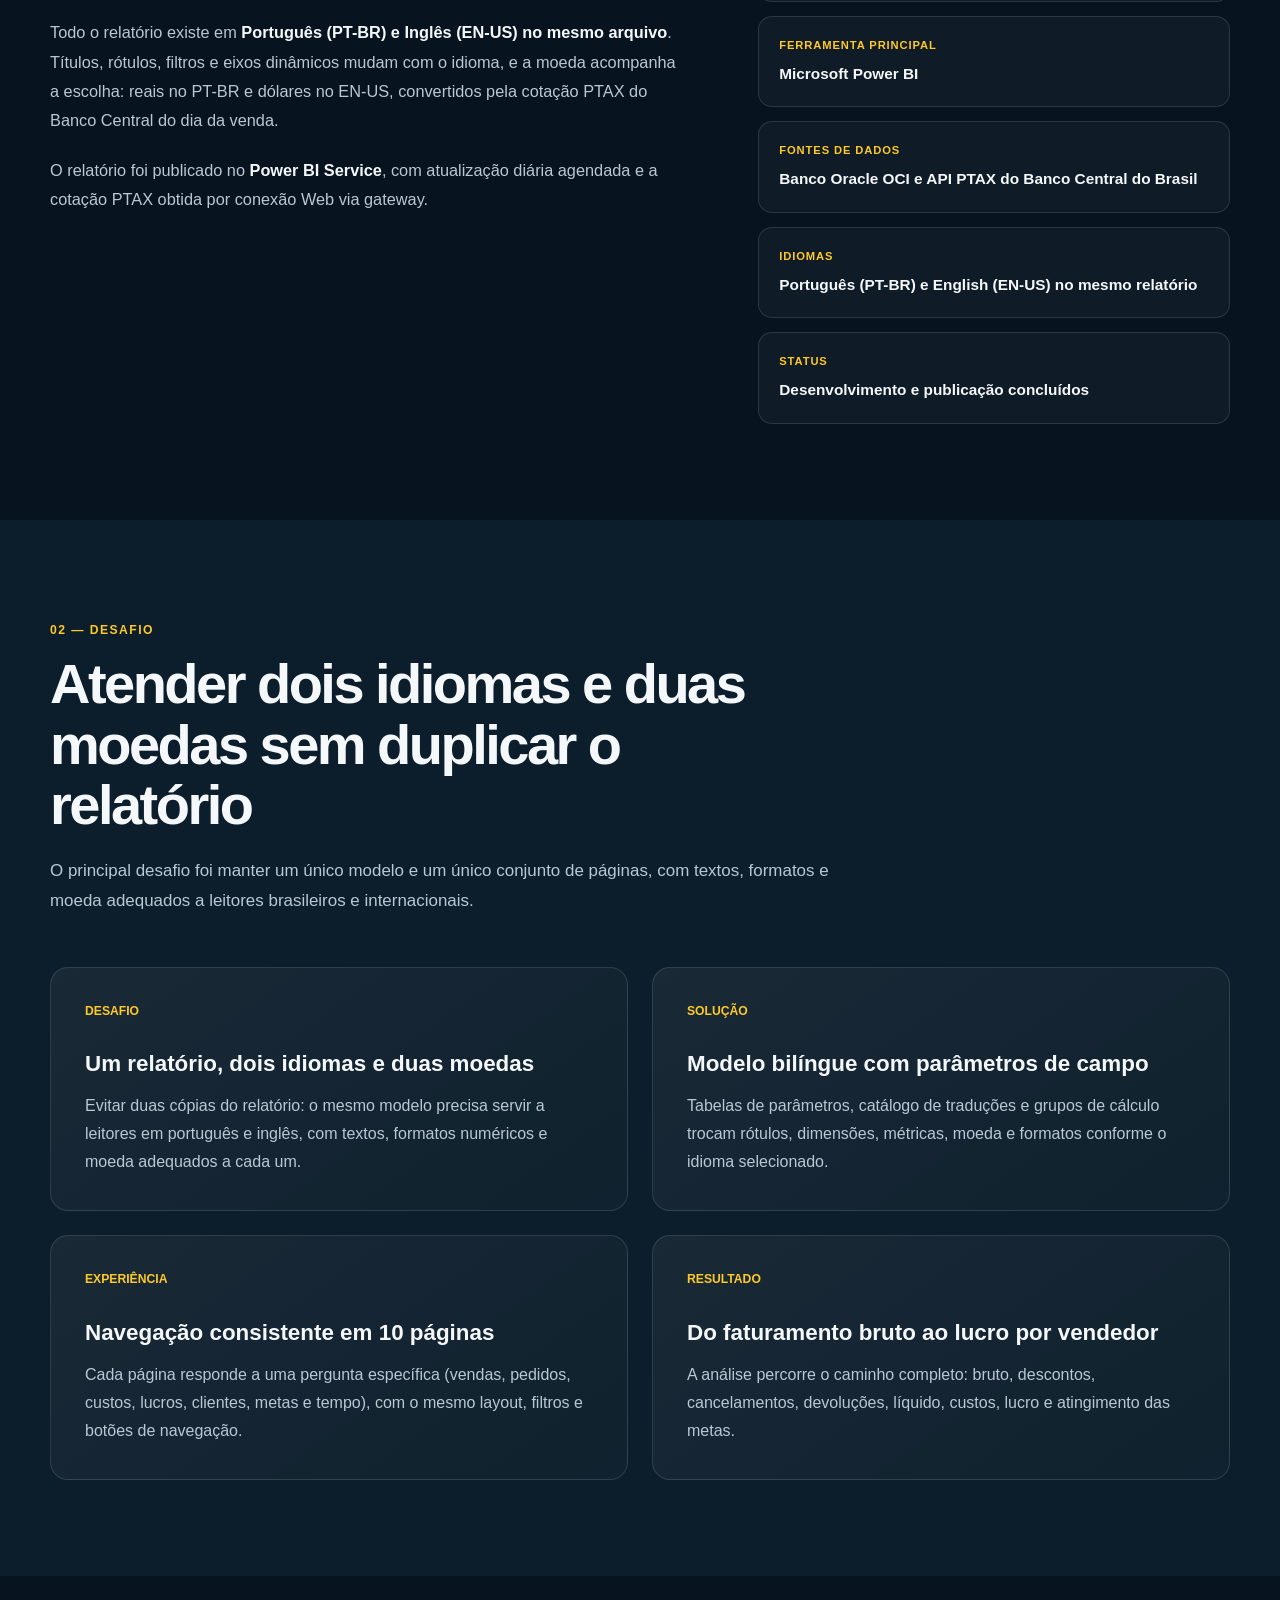
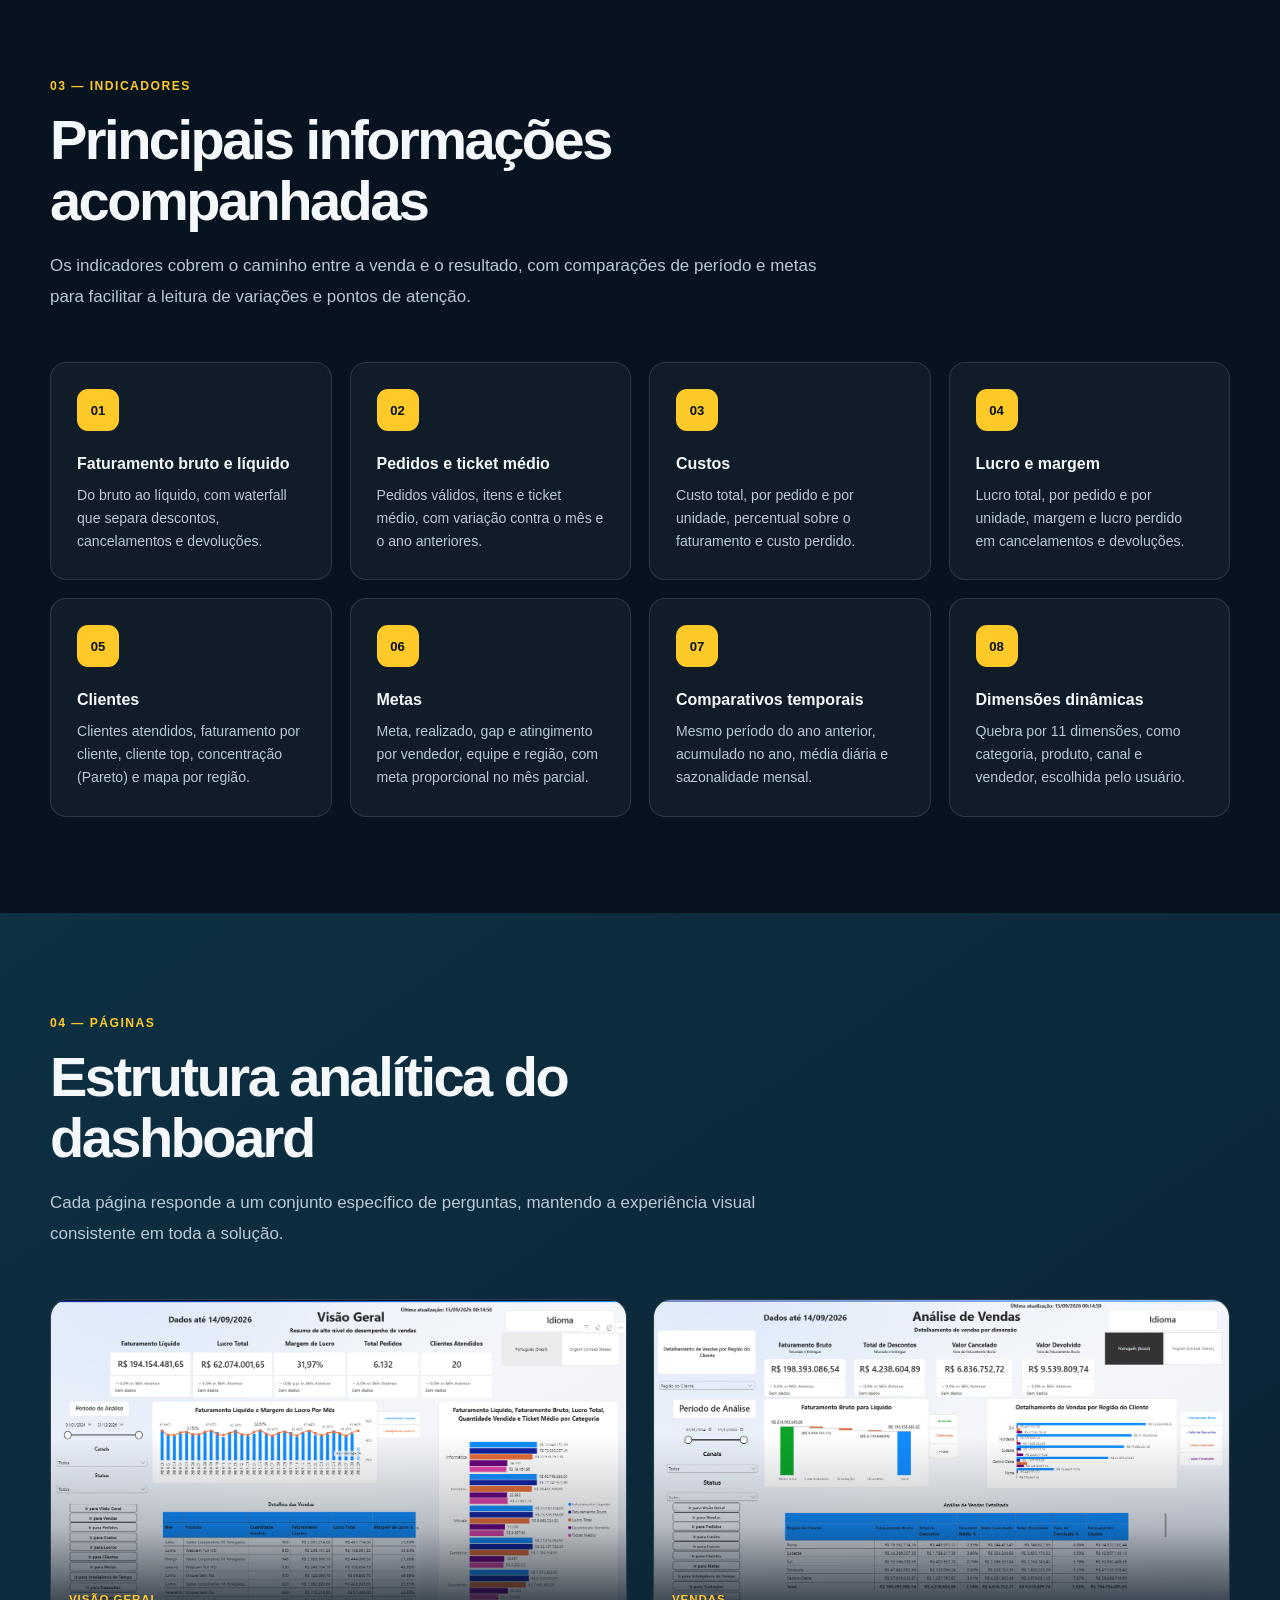
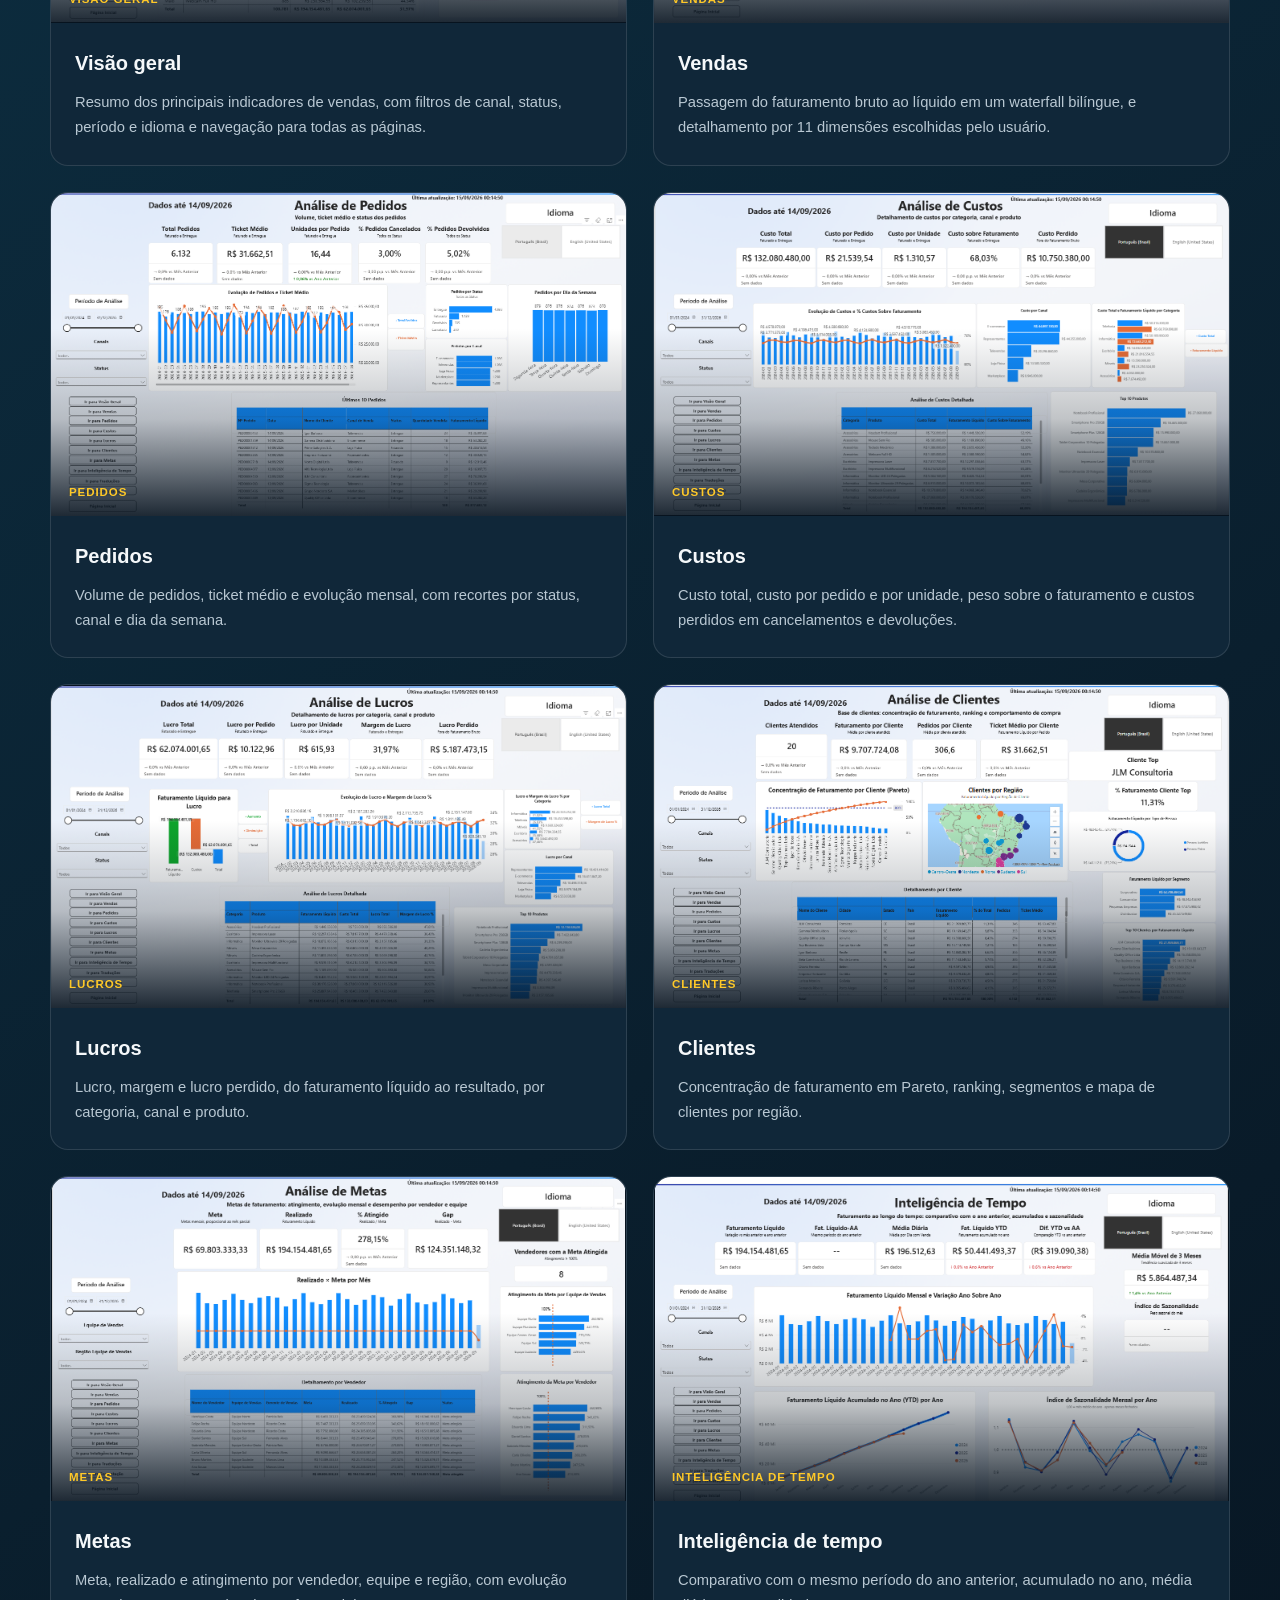
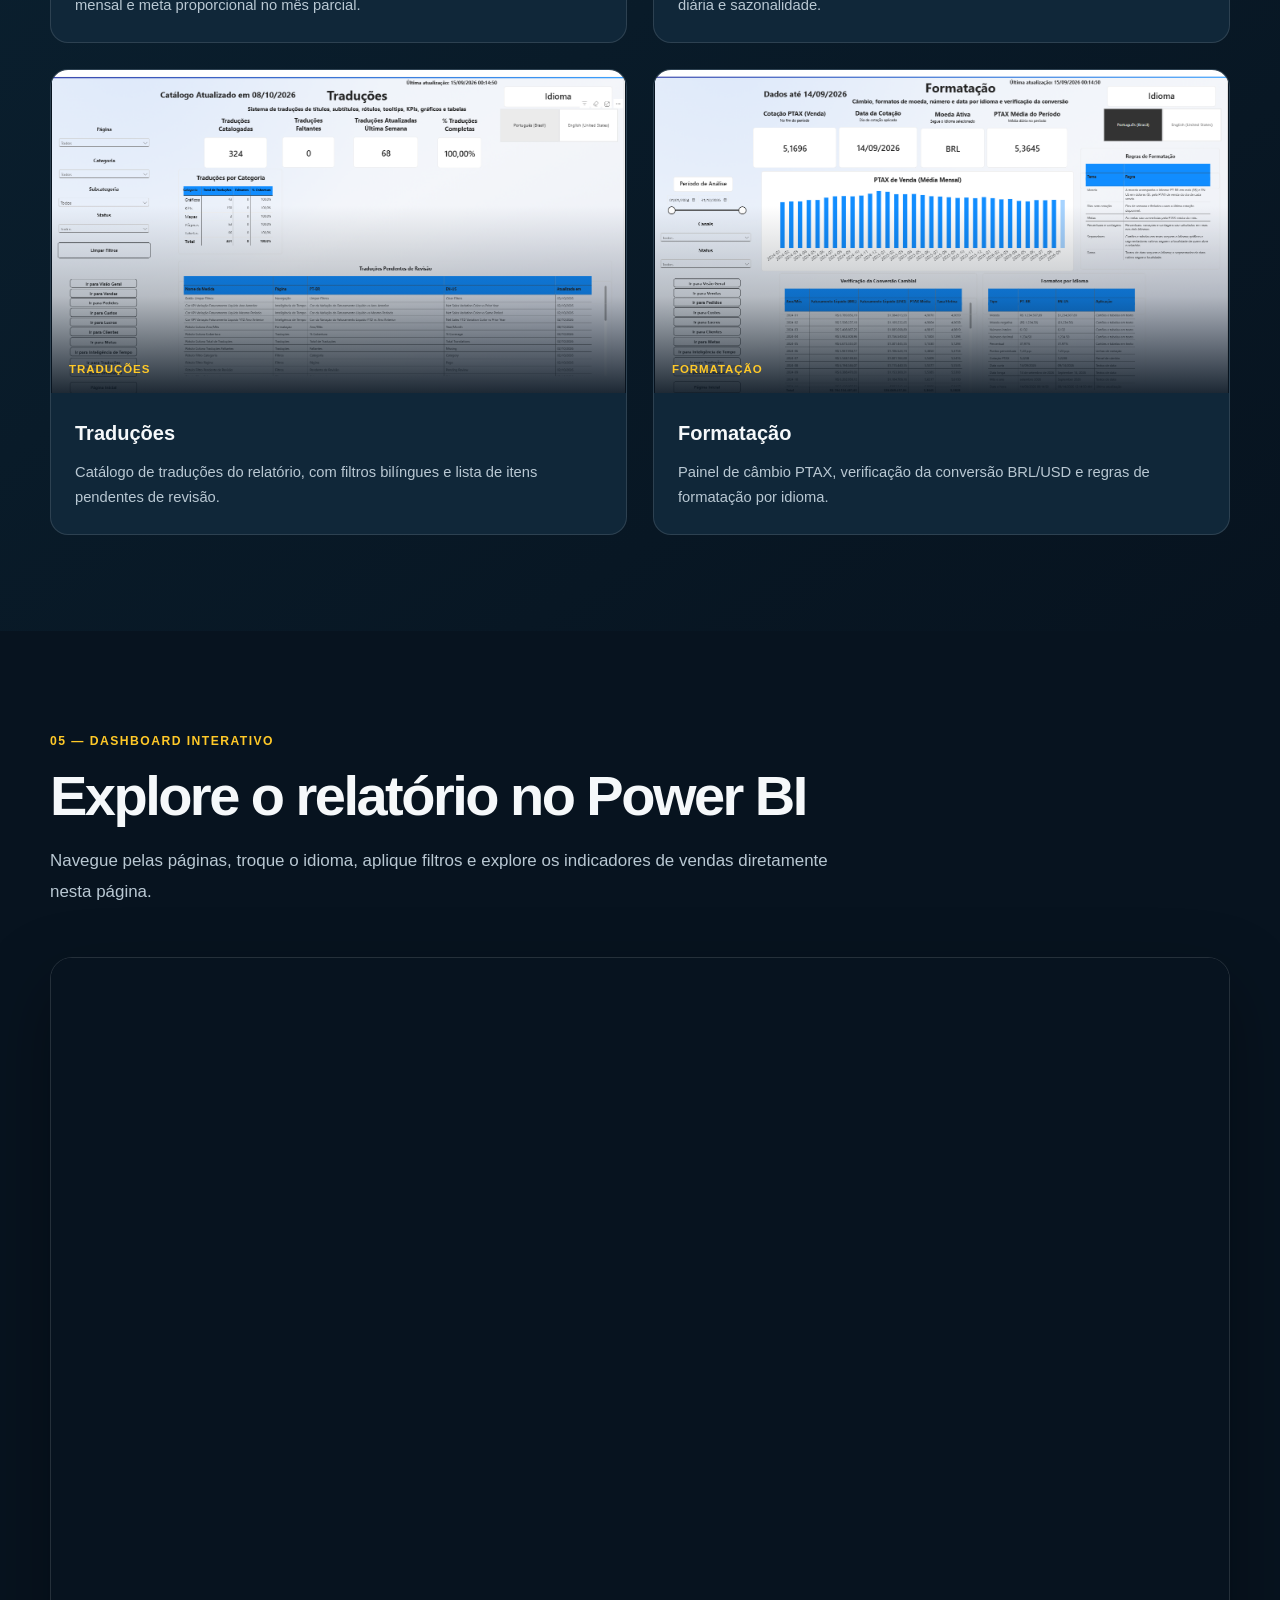
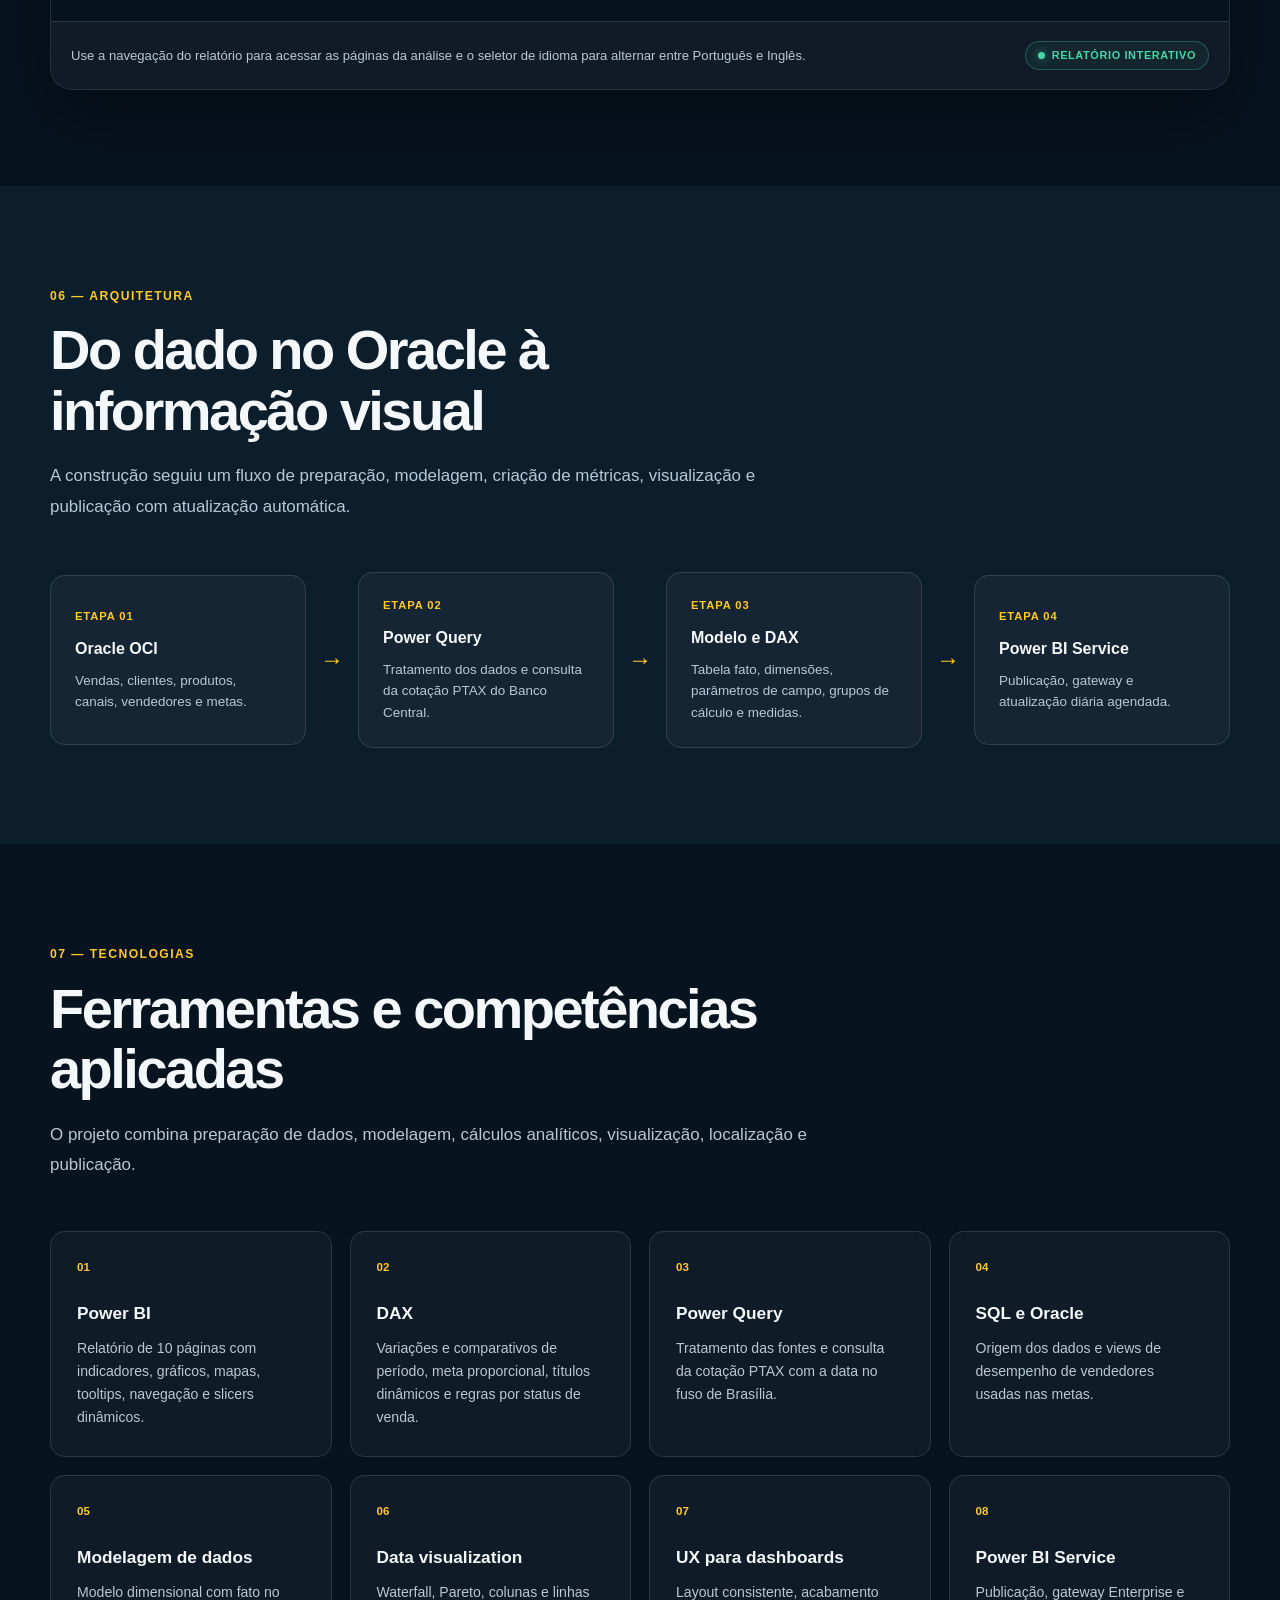
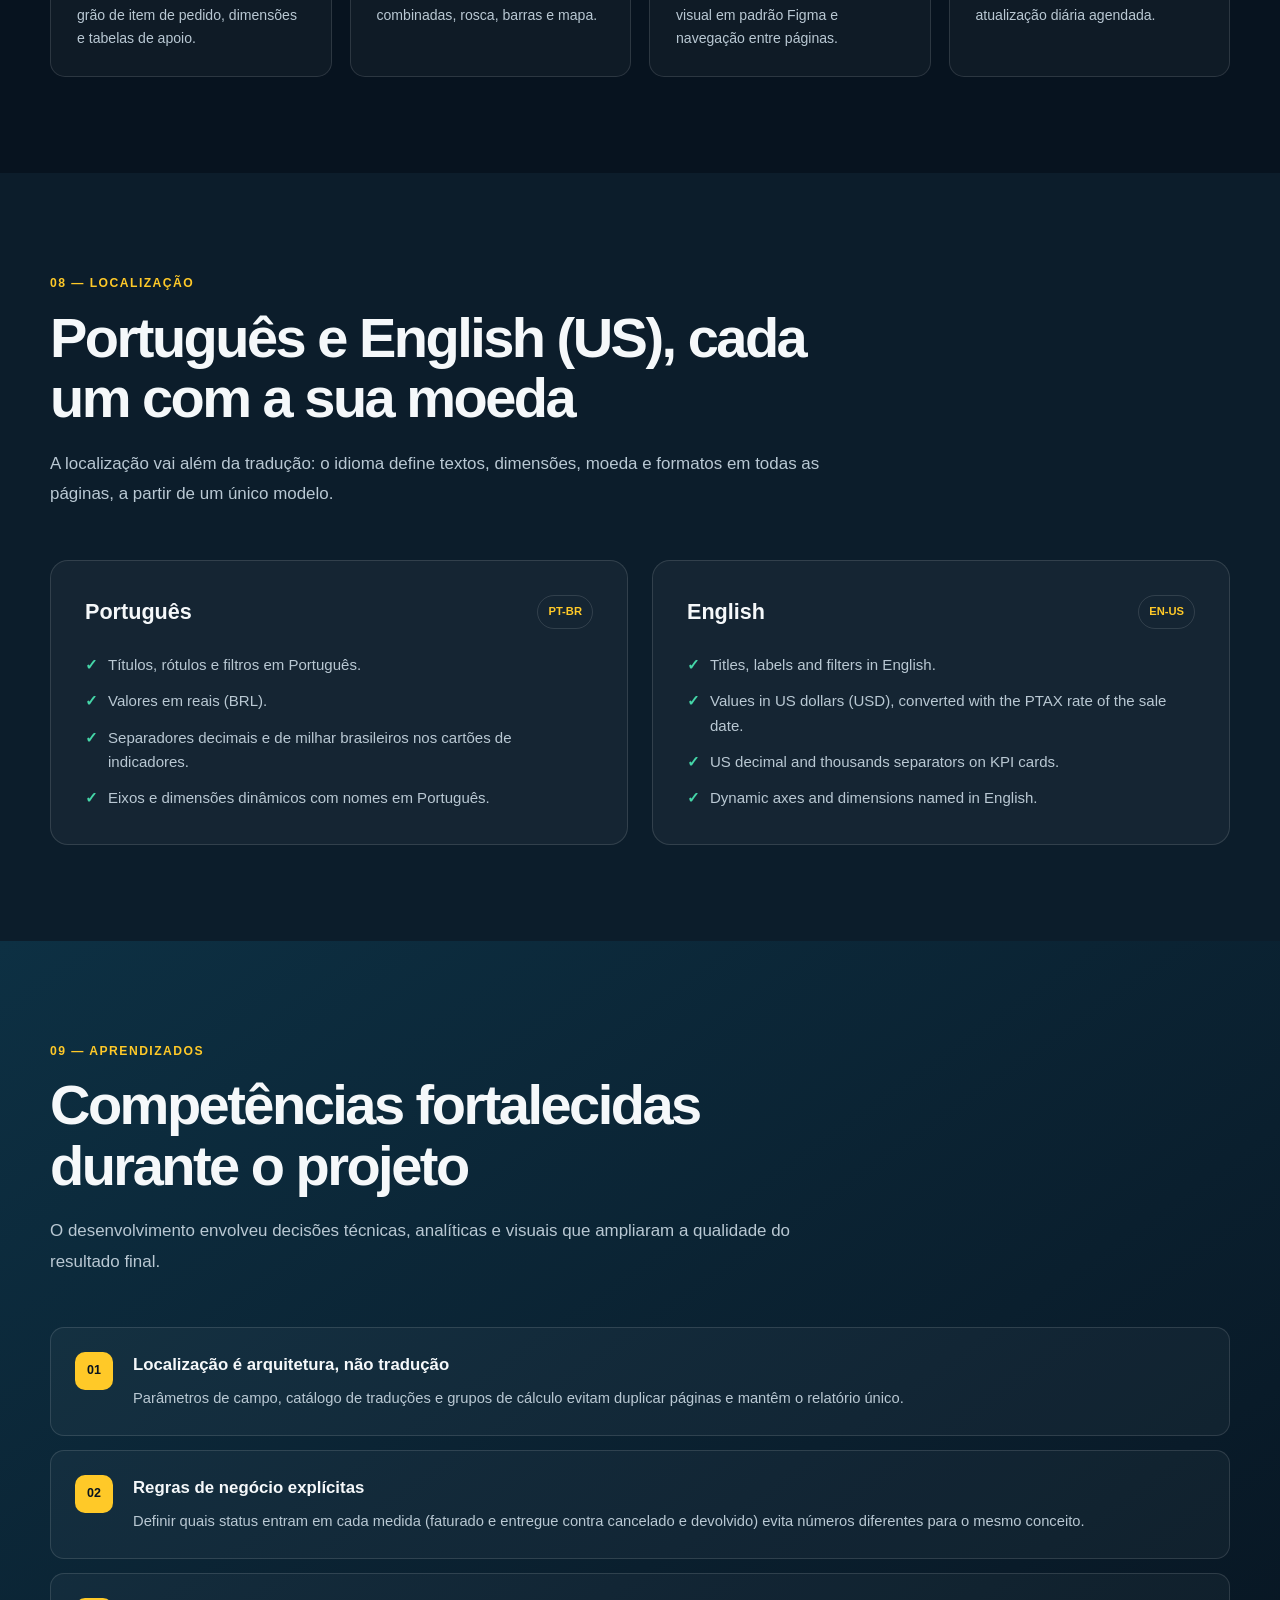
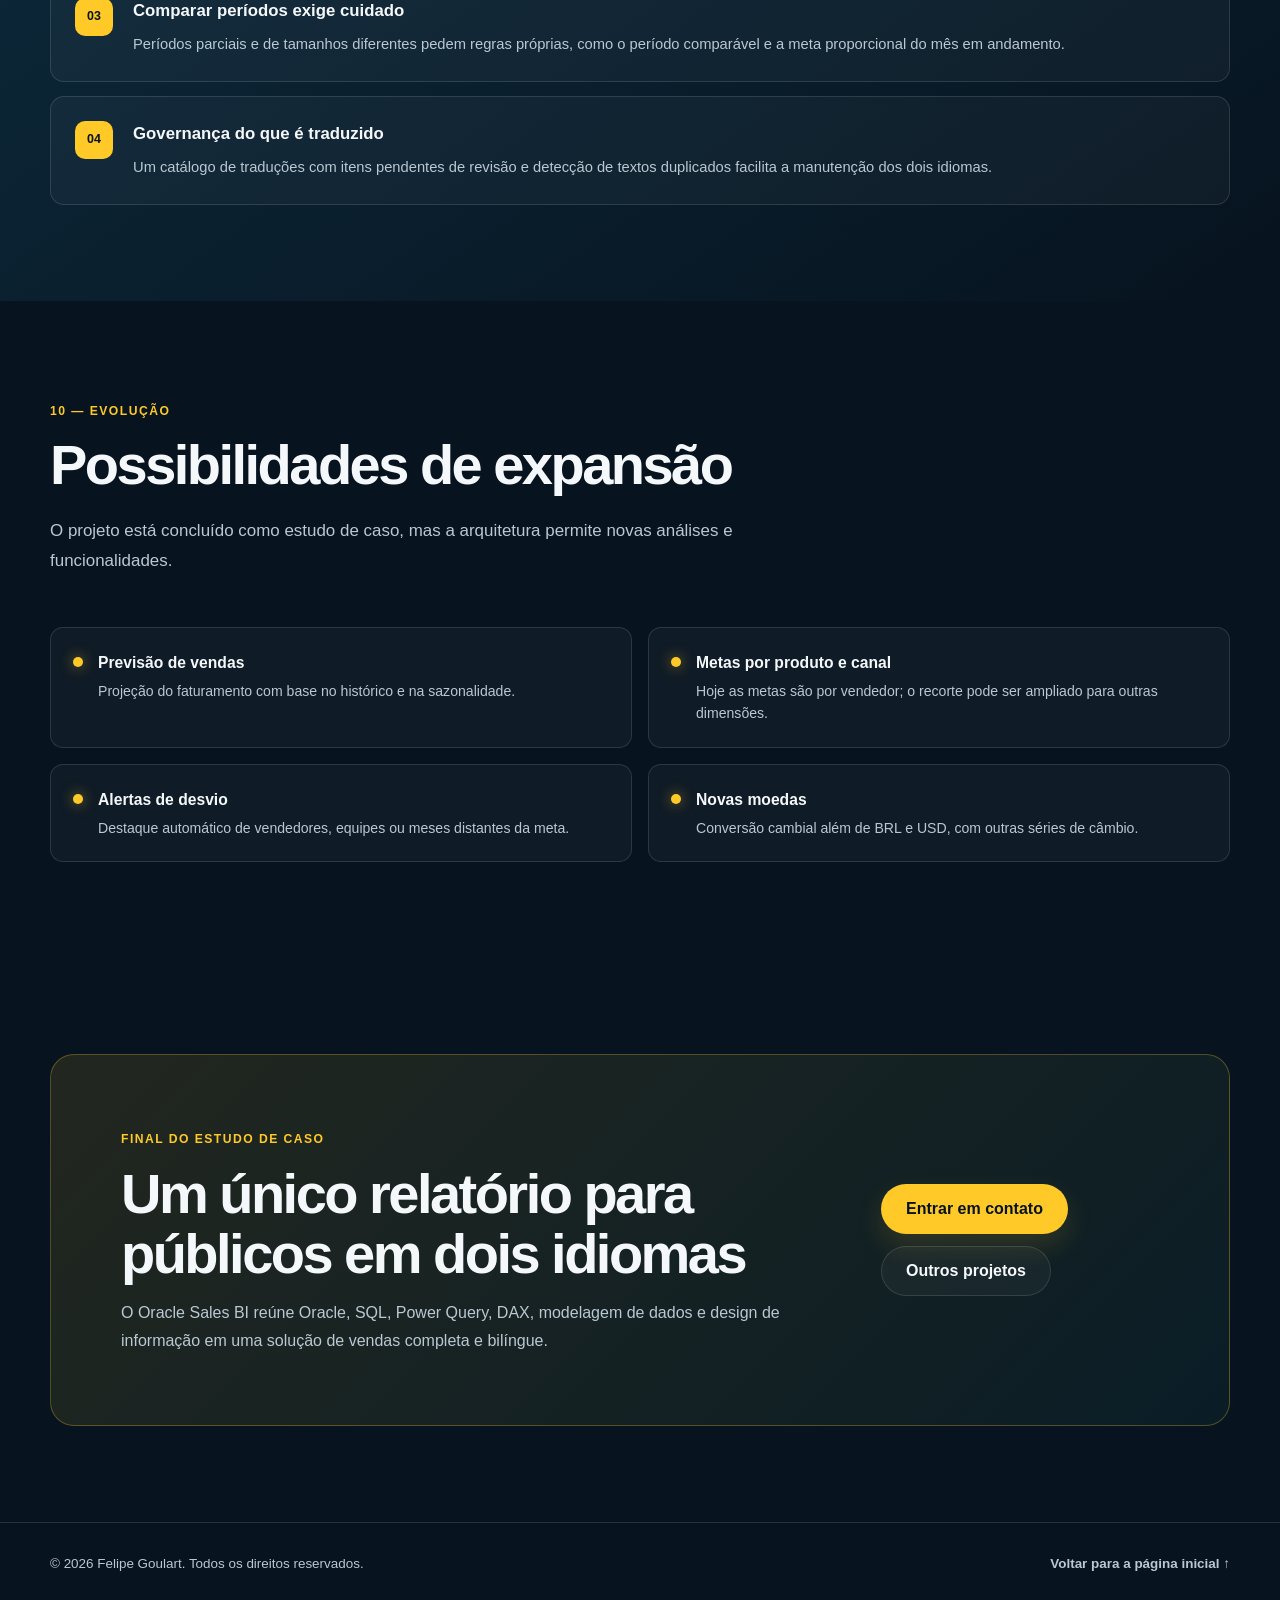
<file: projects/sales-dashboard.html>
<!DOCTYPE html>
<html lang="pt-BR">
<head>
    <meta charset="UTF-8">
    <meta name="viewport" content="width=device-width, initial-scale=1.0">
    <meta name="description" content="Estudo de caso do Oracle Sales BI, dashboard de vendas bilíngue (PT-BR e EN-US) desenvolvido por Felipe Goulart com Oracle OCI, Power BI, DAX, Power Query e SQL.">
    <meta name="author" content="Felipe Goulart">
    <meta name="theme-color" content="#07131f">
    <title>Oracle Sales BI | Dashboard de Vendas Bilíngue | Felipe Goulart</title>

    <link rel="alternate" hreflang="pt-BR" href="./sales-dashboard.html">
    <link rel="alternate" hreflang="en-US" href="./sales-dashboard-en.html">

    <link rel="stylesheet" href="../assets/css/styles.css?v=1.2">

    <style>
        /* =====================================================
           PROJECT PAGE
        ===================================================== */

        .project-page {
            background: var(--color-background);
        }


        /* =====================================================
           INTERNAL HEADER
        ===================================================== */

        .project-header {
            position: sticky;
            top: 0;
            z-index: 1000;

            border-bottom: 1px solid var(--color-border);

            background: rgba(7, 19, 31, 0.94);

            backdrop-filter: blur(14px);
            -webkit-backdrop-filter: blur(14px);
        }

        .project-navigation {
            min-height: 74px;

            display: flex;
            align-items: center;
            justify-content: space-between;
            gap: 30px;
        }

        .project-brand {
            display: inline-flex;
            align-items: center;
            gap: 12px;

            color: var(--color-text);

            font-weight: 800;
        }

        .project-brand-symbol {
            width: 38px;
            height: 38px;

            display: grid;
            flex-shrink: 0;
            place-items: center;

            border-radius: 10px;

            color: var(--color-background);
            background: var(--color-primary);

            font-size: 0.85rem;
            font-weight: 900;

            transition:
                transform var(--transition),
                background-color var(--transition);
        }

        .project-brand:hover .project-brand-symbol {
            transform: rotate(-4deg) scale(1.05);
            background: var(--color-primary-light);
        }

        .project-navigation-links {
            display: flex;
            align-items: center;
            gap: 24px;
        }

        .project-navigation-links a {
            color: var(--color-text-soft);

            font-size: 0.92rem;
            font-weight: 700;

            transition: color var(--transition);
        }

        .project-navigation-links a:hover {
            color: var(--color-primary);
        }

        .back-link {
            display: inline-flex;
            align-items: center;
            gap: 8px;
        }

        .back-link-arrow {
            transition: transform var(--transition);
        }

        .back-link:hover .back-link-arrow {
            transform: translateX(-4px);
        }

        .language-link {
            padding: 7px 10px;

            border: 1px solid var(--color-border);
            border-radius: 999px;

            color: var(--color-primary) !important;

            font-size: 0.72rem !important;
            font-weight: 900 !important;
            letter-spacing: 0.05em;
        }

        .language-link:hover {
            border-color: rgba(255, 201, 40, 0.45);
            background: rgba(255, 201, 40, 0.07);
        }


        /* =====================================================
           PROJECT HERO
        ===================================================== */

        .project-hero {
            position: relative;
            overflow: hidden;

            padding: 100px 0 80px;

            background:
                radial-gradient(
                    circle at 88% 12%,
                    rgba(69, 214, 168, 0.12),
                    transparent 32%
                ),
                radial-gradient(
                    circle at 10% 90%,
                    rgba(255, 201, 40, 0.08),
                    transparent 30%
                ),
                linear-gradient(
                    145deg,
                    #07131f,
                    #0b2638 58%,
                    #103d52
                );
        }

        .project-hero::after {
            content: "";

            position: absolute;
            right: -180px;
            bottom: -260px;

            width: 540px;
            height: 540px;

            border: 1px solid rgba(255, 201, 40, 0.16);
            border-radius: 50%;

            pointer-events: none;
        }

        .project-breadcrumb {
            position: relative;
            z-index: 2;

            margin-bottom: 40px;

            display: flex;
            flex-wrap: wrap;
            align-items: center;
            gap: 10px;

            color: var(--color-text-soft);

            font-size: 0.84rem;
            font-weight: 700;
        }

        .project-breadcrumb a {
            transition: color var(--transition);
        }

        .project-breadcrumb a:hover {
            color: var(--color-primary);
        }

        .project-breadcrumb-separator {
            color: rgba(255, 255, 255, 0.35);
        }

        .project-hero-grid {
            position: relative;
            z-index: 2;

            display: grid;
            grid-template-columns: 1.02fr 0.98fr;
            align-items: center;
            gap: 70px;
        }

        .project-status-label {
            width: fit-content;
            margin-bottom: 24px;
            padding: 8px 13px;

            display: inline-flex;
            align-items: center;
            gap: 8px;

            border: 1px solid rgba(69, 214, 168, 0.32);
            border-radius: 999px;

            color: var(--color-accent);
            background: rgba(69, 214, 168, 0.07);

            font-size: 0.72rem;
            font-weight: 900;
            letter-spacing: 0.07em;
            text-transform: uppercase;
        }

        .project-status-label::before {
            content: "";

            width: 8px;
            height: 8px;

            border-radius: 50%;

            background: var(--color-accent);
            box-shadow: 0 0 12px rgba(69, 214, 168, 0.8);
        }

        .project-hero-title {
            max-width: 760px;
            margin-bottom: 24px;

            color: var(--color-text);

            font-size: clamp(3rem, 7vw, 5.6rem);
            font-weight: 750;
            line-height: 0.98;
            letter-spacing: -0.06em;
        }

        .project-hero-title span {
            display: block;

            color: var(--color-primary);
        }

        .project-hero-description {
            max-width: 680px;
            margin-bottom: 32px;

            color: var(--color-text-soft);

            font-size: clamp(1rem, 2vw, 1.16rem);
            line-height: 1.75;
        }

        .project-technology-list {
            margin-bottom: 36px;

            display: flex;
            flex-wrap: wrap;
            gap: 9px;
        }

        .project-technology {
            padding: 8px 12px;

            border: 1px solid var(--color-border);
            border-radius: 999px;

            color: var(--color-text-soft);
            background: rgba(255, 255, 255, 0.04);

            font-size: 0.76rem;
            font-weight: 800;
        }


        /* =====================================================
           PROJECT COVER
        ===================================================== */

        .project-cover-wrapper {
            position: relative;

            padding: 12px;

            border: 1px solid var(--color-border);
            border-radius: 24px;

            background: rgba(255, 255, 255, 0.045);

            box-shadow: 0 30px 75px rgba(0, 0, 0, 0.4);

            transform: rotate(1.2deg);
        }

        .project-cover-wrapper::before {
            content: "";

            position: absolute;
            top: -16px;
            right: 34px;
            z-index: 2;

            width: 82px;
            height: 32px;

            background: rgba(255, 201, 40, 0.82);

            transform: rotate(4deg);
        }

        .project-cover {
            width: 100%;
            aspect-ratio: 16 / 9;

            display: block;

            border-radius: 15px;

            object-fit: cover;
            object-position: center;

            background: var(--color-surface);
        }

        .project-cover-caption {
            padding: 14px 8px 4px;

            color: var(--color-text-soft);

            font-size: 0.76rem;
            line-height: 1.5;
            text-align: center;
        }


        /* =====================================================
           INTERNAL PAGE INDEX
        ===================================================== */

        .project-index {
            position: relative;
            z-index: 10;

            border-top: 1px solid var(--color-border);
            border-bottom: 1px solid var(--color-border);

            background: var(--color-background-soft);
        }

        .project-index-list {
            min-height: 68px;

            display: flex;
            align-items: center;
            gap: 26px;
            overflow-x: auto;

            list-style: none;

            scrollbar-width: thin;
        }

        .project-index-list a {
            color: var(--color-text-soft);

            font-size: 0.84rem;
            font-weight: 800;
            white-space: nowrap;

            transition: color var(--transition);
        }

        .project-index-list a:hover {
            color: var(--color-primary);
        }


        /* =====================================================
           SECTION STRUCTURE
        ===================================================== */

        .case-section {
            padding: 96px 0;
        }

        .case-section-soft {
            background: var(--color-background-soft);
        }

        .case-section-gradient {
            background:
                linear-gradient(
                    145deg,
                    #0d3043,
                    #0a1f2e 58%,
                    #07131f
                );
        }

        .case-section-header {
            max-width: 780px;
            margin-bottom: 50px;
        }

        .case-label {
            display: inline-block;
            margin-bottom: 14px;

            color: var(--color-primary);

            font-size: 0.76rem;
            font-weight: 900;
            letter-spacing: 0.12em;
            text-transform: uppercase;
        }

        .case-title {
            margin-bottom: 20px;

            color: var(--color-text);

            font-size: clamp(2rem, 5vw, 3.5rem);
            font-weight: 750;
            line-height: 1.08;
            letter-spacing: -0.045em;
        }

        .case-description {
            color: var(--color-text-soft);

            font-size: 1.06rem;
            line-height: 1.8;
        }

        .case-description + .case-description {
            margin-top: 18px;
        }


        /* =====================================================
           OVERVIEW
        ===================================================== */

        .overview-grid {
            display: grid;
            grid-template-columns: 1.15fr 0.85fr;
            gap: 70px;
        }

        .overview-content p {
            margin-bottom: 20px;

            color: var(--color-text-soft);

            font-size: 1.02rem;
            line-height: 1.8;
        }

        .overview-content strong {
            color: var(--color-text);
        }

        .project-facts {
            display: grid;
            gap: 14px;
        }

        .project-fact {
            padding: 20px;

            border: 1px solid var(--color-border);
            border-radius: 14px;

            background: rgba(255, 255, 255, 0.035);
        }

        .project-fact-label {
            display: block;
            margin-bottom: 6px;

            color: var(--color-primary);

            font-size: 0.7rem;
            font-weight: 900;
            letter-spacing: 0.08em;
            text-transform: uppercase;
        }

        .project-fact-value {
            color: var(--color-text);

            font-size: 0.96rem;
            font-weight: 700;
            line-height: 1.5;
        }


        /* =====================================================
           CHALLENGE AND OBJECTIVES
        ===================================================== */

        .challenge-grid {
            display: grid;
            grid-template-columns: repeat(2, minmax(0, 1fr));
            gap: 24px;
        }

        .challenge-card {
            padding: 34px;

            border: 1px solid var(--color-border);
            border-radius: var(--border-radius);

            background:
                linear-gradient(
                    145deg,
                    rgba(255, 255, 255, 0.055),
                    rgba(255, 255, 255, 0.02)
                );
        }

        .challenge-card-number {
            display: block;
            margin-bottom: 28px;

            color: var(--color-primary);

            font-size: 0.76rem;
            font-weight: 900;
        }

        .challenge-card h3 {
            margin-bottom: 14px;

            color: var(--color-text);

            font-size: 1.4rem;
            line-height: 1.3;
        }

        .challenge-card p {
            color: var(--color-text-soft);

            line-height: 1.75;
        }


        /* =====================================================
           INDICATORS
        ===================================================== */

        .indicator-grid {
            display: grid;
            grid-template-columns: repeat(4, minmax(0, 1fr));
            gap: 18px;
        }

        .indicator-card {
            min-width: 0;
            padding: 26px;

            border: 1px solid var(--color-border);
            border-radius: 16px;

            background: rgba(255, 255, 255, 0.04);

            transition:
                transform var(--transition),
                border-color var(--transition),
                background-color var(--transition);
        }

        .indicator-card:hover {
            transform: translateY(-5px);

            border-color: rgba(255, 201, 40, 0.4);
            background: rgba(255, 255, 255, 0.06);
        }

        .indicator-icon {
            width: 42px;
            height: 42px;
            margin-bottom: 22px;

            display: grid;
            place-items: center;

            border-radius: 11px;

            color: var(--color-background);
            background: var(--color-primary);

            font-size: 0.82rem;
            font-weight: 900;
        }

        .indicator-card h3 {
            margin-bottom: 9px;

            color: var(--color-text);

            font-size: 1rem;
            line-height: 1.35;
        }

        .indicator-card p {
            color: var(--color-text-soft);

            font-size: 0.88rem;
            line-height: 1.65;
        }


        /* =====================================================
           DASHBOARD PAGES
        ===================================================== */

        .dashboard-pages-grid {
            display: grid;
            grid-template-columns: repeat(2, minmax(0, 1fr));
            gap: 26px;
        }

        .dashboard-page-card {
            min-width: 0;
            overflow: hidden;

            border: 1px solid var(--color-border);
            border-radius: var(--border-radius);

            background: var(--color-surface);

            transition:
                transform var(--transition),
                border-color var(--transition),
                box-shadow var(--transition);
        }

        .dashboard-page-card:hover {
            transform: translateY(-7px);

            border-color: rgba(255, 201, 40, 0.45);

            box-shadow: 0 22px 48px rgba(0, 0, 0, 0.24);
        }

        .dashboard-page-visual {
            position: relative;

            height: 190px;
            overflow: hidden;

            display: grid;
            place-items: center;

            background:
                linear-gradient(
                    145deg,
                    rgba(255, 201, 40, 0.14),
                    rgba(69, 214, 168, 0.08)
                );
        }

        .dashboard-page-visual.dashboard-page-visual-image {
            position: relative;

            width: 100%;
            height: auto;
            aspect-ratio: 16 / 9;

            display: block;
            overflow: hidden;

            background: #07131f;
        }

        .dashboard-page-image {
            width: 100%;
            height: 100%;

            display: block;

            object-fit: contain;
            object-position: center;

            background: #07131f;

            transition:
                transform 450ms ease,
                filter 300ms ease;
        }

        .dashboard-page-card:hover .dashboard-page-image {
            transform: scale(1.025);

            filter:
                saturate(1.06)
                contrast(1.02);
        }

        .dashboard-page-visual-image::after {
            content: "";

            position: absolute;
            inset: 0;
            z-index: 1;

            background:
                linear-gradient(
                    to top,
                    rgba(7, 19, 31, 0.9) 0%,
                    rgba(7, 19, 31, 0.25) 30%,
                    transparent 58%
                );

            pointer-events: none;
        }

        .dashboard-page-name {
            position: absolute;
            right: 18px;
            bottom: 16px;
            left: 18px;
            z-index: 2;

            margin: 0;

            color: var(--color-primary);

            font-size: 0.72rem;
            font-weight: 900;
            letter-spacing: 0.08em;
            line-height: 1.4;
            text-transform: uppercase;

            pointer-events: none;
        }

        .dashboard-page-content {
            padding: 24px;
        }

        .dashboard-page-content h3 {
            margin-bottom: 11px;

            color: var(--color-text);

            font-size: 1.25rem;
        }

        .dashboard-page-content p {
            color: var(--color-text-soft);

            font-size: 0.92rem;
            line-height: 1.7;
        }


        /* =====================================================
           INTERACTIVE POWER BI DASHBOARD
        ===================================================== */

        .powerbi-embed-shell {
            overflow: hidden;

            border: 1px solid var(--color-border);
            border-radius: 22px;

            background: #07131f;

            box-shadow: 0 28px 70px rgba(0, 0, 0, 0.34);
        }

        .powerbi-embed {
            position: relative;

            width: 100%;
            aspect-ratio: 16 / 9;

            overflow: hidden;

            background: #07131f;
        }

        .powerbi-embed iframe,
        .powerbi-frame {
            position: absolute;
            inset: 0;

            width: 100% !important;
            height: 100% !important;

            display: block;

            border: 0;

            background: #07131f;
        }

        .powerbi-embed-footer {
            min-height: 68px;
            padding: 16px 20px;

            display: flex;
            align-items: center;
            justify-content: space-between;
            gap: 24px;

            border-top: 1px solid var(--color-border);

            background: rgba(255, 255, 255, 0.035);
        }

        .powerbi-embed-footer p {
            color: var(--color-text-soft);

            font-size: 0.82rem;
            line-height: 1.6;
        }

        .powerbi-embed-status {
            flex-shrink: 0;

            padding: 8px 12px;

            border: 1px solid rgba(69, 214, 168, 0.3);
            border-radius: 999px;

            color: var(--color-accent);
            background: rgba(69, 214, 168, 0.06);

            font-size: 0.68rem;
            font-weight: 900;
            letter-spacing: 0.06em;
            line-height: 1;
            text-transform: uppercase;
        }

        .powerbi-embed-status::before {
            content: "";

            width: 7px;
            height: 7px;
            margin-right: 7px;

            display: inline-block;

            border-radius: 50%;

            background: var(--color-accent);
            box-shadow: 0 0 10px rgba(69, 214, 168, 0.65);
        }

        .powerbi-noscript {
            margin-top: 18px;
            padding: 16px;

            border: 1px solid rgba(255, 201, 40, 0.25);
            border-radius: 12px;

            color: var(--color-text-soft);
            background: rgba(255, 201, 40, 0.05);

            font-size: 0.9rem;
            line-height: 1.6;
        }


        /* =====================================================
           ARCHITECTURE
        ===================================================== */

        .architecture-flow {
            display: grid;
            grid-template-columns:
                minmax(0, 1fr)
                auto
                minmax(0, 1fr)
                auto
                minmax(0, 1fr)
                auto
                minmax(0, 1fr);

            align-items: center;
            gap: 14px;
        }

        .architecture-step {
            min-height: 170px;
            padding: 24px;

            display: flex;
            flex-direction: column;
            justify-content: center;

            border: 1px solid var(--color-border);
            border-radius: 15px;

            background: rgba(255, 255, 255, 0.04);
        }

        .architecture-step span {
            display: block;
            margin-bottom: 10px;

            color: var(--color-primary);

            font-size: 0.7rem;
            font-weight: 900;
            letter-spacing: 0.08em;
            text-transform: uppercase;
        }

        .architecture-step h3 {
            margin-bottom: 8px;

            color: var(--color-text);

            font-size: 1rem;
        }

        .architecture-step p {
            color: var(--color-text-soft);

            font-size: 0.84rem;
            line-height: 1.6;
        }

        .architecture-arrow {
            color: var(--color-primary);

            font-size: 1.5rem;
            font-weight: 900;
        }


        /* =====================================================
           TECHNOLOGIES
        ===================================================== */

        .technology-grid {
            display: grid;
            grid-template-columns: repeat(4, minmax(0, 1fr));
            gap: 18px;
        }

        .technology-card {
            min-width: 0;
            padding: 26px;

            border: 1px solid var(--color-border);
            border-radius: 15px;

            background: rgba(255, 255, 255, 0.035);
        }

        .technology-card-index {
            display: block;
            margin-bottom: 24px;

            color: var(--color-primary);

            font-size: 0.72rem;
            font-weight: 900;
        }

        .technology-card h3 {
            margin-bottom: 9px;

            color: var(--color-text);

            font-size: 1.08rem;
        }

        .technology-card p {
            color: var(--color-text-soft);

            font-size: 0.88rem;
            line-height: 1.65;
        }


        /* =====================================================
           LOCALIZATION
        ===================================================== */

        .localization-grid {
            display: grid;
            grid-template-columns: repeat(2, minmax(0, 1fr));
            gap: 24px;
        }

        .localization-card {
            padding: 34px;

            border: 1px solid var(--color-border);
            border-radius: var(--border-radius);

            background: rgba(255, 255, 255, 0.04);
        }

        .localization-language {
            margin-bottom: 24px;

            display: flex;
            align-items: center;
            justify-content: space-between;
            gap: 20px;
        }

        .localization-language h3 {
            color: var(--color-text);

            font-size: 1.35rem;
        }

        .language-code {
            padding: 7px 10px;

            border: 1px solid var(--color-border);
            border-radius: 999px;

            color: var(--color-primary);

            font-size: 0.7rem;
            font-weight: 900;
        }

        .localization-card ul {
            display: grid;
            gap: 12px;

            list-style: none;
        }

        .localization-card li {
            position: relative;

            padding-left: 23px;

            color: var(--color-text-soft);

            font-size: 0.94rem;
            line-height: 1.6;
        }

        .localization-card li::before {
            content: "✓";

            position: absolute;
            top: 0;
            left: 0;

            color: var(--color-accent);

            font-weight: 900;
        }


        /* =====================================================
           LESSONS LEARNED
        ===================================================== */

        .learning-list {
            display: grid;
            gap: 14px;
        }

        .learning-item {
            padding: 24px;

            display: grid;
            grid-template-columns: auto 1fr;
            align-items: start;
            gap: 20px;

            border: 1px solid var(--color-border);
            border-radius: 14px;

            background: rgba(255, 255, 255, 0.035);
        }

        .learning-number {
            width: 38px;
            height: 38px;

            display: grid;
            place-items: center;

            border-radius: 10px;

            color: var(--color-background);
            background: var(--color-primary);

            font-size: 0.78rem;
            font-weight: 900;
        }

        .learning-item h3 {
            margin-bottom: 7px;

            color: var(--color-text);

            font-size: 1.05rem;
        }

        .learning-item p {
            color: var(--color-text-soft);

            font-size: 0.92rem;
            line-height: 1.7;
        }


        /* =====================================================
           NEXT STEPS
        ===================================================== */

        .next-steps-list {
            display: grid;
            grid-template-columns: repeat(2, minmax(0, 1fr));
            gap: 16px;
        }

        .next-step {
            padding: 22px;

            display: flex;
            align-items: flex-start;
            gap: 15px;

            border: 1px solid var(--color-border);
            border-radius: 13px;

            background: rgba(255, 255, 255, 0.035);
        }

        .next-step-marker {
            width: 10px;
            height: 10px;
            margin-top: 7px;

            flex-shrink: 0;

            border-radius: 50%;

            background: var(--color-primary);
            box-shadow: 0 0 13px rgba(255, 201, 40, 0.55);
        }

        .next-step h3 {
            margin-bottom: 5px;

            color: var(--color-text);

            font-size: 0.98rem;
        }

        .next-step p {
            color: var(--color-text-soft);

            font-size: 0.88rem;
            line-height: 1.6;
        }


        /* =====================================================
           FINAL CALL TO ACTION
        ===================================================== */

        .project-call-to-action {
            padding: 96px 0;
        }

        .project-call-to-action-box {
            padding: 70px;

            display: flex;
            align-items: center;
            justify-content: space-between;
            gap: 60px;

            border: 1px solid rgba(255, 201, 40, 0.28);
            border-radius: 24px;

            background:
                linear-gradient(
                    135deg,
                    rgba(255, 201, 40, 0.11),
                    rgba(69, 214, 168, 0.055)
                );
        }

        .project-call-to-action-content {
            max-width: 700px;
        }

        .project-call-to-action h2 {
            margin-bottom: 14px;

            color: var(--color-text);

            font-size: clamp(2rem, 5vw, 3.5rem);
            line-height: 1.08;
            letter-spacing: -0.045em;
        }

        .project-call-to-action p {
            color: var(--color-text-soft);

            line-height: 1.75;
        }

        .project-call-to-action-actions {
            display: flex;
            flex-wrap: wrap;
            gap: 12px;
        }


        /* =====================================================
           PROJECT FOOTER
        ===================================================== */

        .project-footer {
            padding: 30px 0;

            border-top: 1px solid var(--color-border);

            background: var(--color-background);
        }

        .project-footer-content {
            display: flex;
            align-items: center;
            justify-content: space-between;
            gap: 24px;

            color: var(--color-text-soft);

            font-size: 0.84rem;
        }

        .project-footer-content a {
            color: var(--color-text-soft);

            font-weight: 800;

            transition: color var(--transition);
        }

        .project-footer-content a:hover {
            color: var(--color-primary);
        }


        /* =====================================================
           RESPONSIVE LAYOUT
        ===================================================== */

        @media (max-width: 1080px) {
            .project-hero-grid {
                gap: 48px;
            }

            .indicator-grid,
            .technology-grid {
                grid-template-columns: repeat(2, minmax(0, 1fr));
            }

            .architecture-flow {
                grid-template-columns: 1fr;
            }

            .architecture-step {
                min-height: auto;
            }

            .architecture-arrow {
                transform: rotate(90deg);

                text-align: center;
            }
        }

        @media (max-width: 920px) {
            .project-hero-grid,
            .overview-grid {
                grid-template-columns: 1fr;
            }

            .project-cover-wrapper {
                max-width: 720px;

                transform: none;
            }

            .dashboard-pages-grid {
                grid-template-columns: repeat(2, minmax(0, 1fr));
            }

            .project-call-to-action-box {
                align-items: flex-start;
                flex-direction: column;
            }
        }

        @media (max-width: 700px) {
            .project-navigation {
                padding: 14px 0;

                align-items: flex-start;
                flex-direction: column;
                gap: 12px;
            }

            .project-navigation-links {
                width: 100%;
                padding-bottom: 4px;

                gap: 18px;
                overflow-x: auto;
            }

            .project-navigation-links a {
                white-space: nowrap;
            }

            .project-hero {
                padding: 72px 0 64px;
            }

            .case-section {
                padding: 72px 0;
            }

            .challenge-grid,
            .dashboard-pages-grid,
            .localization-grid,
            .next-steps-list {
                grid-template-columns: 1fr;
            }

            .powerbi-embed {
                min-height: 520px;
                aspect-ratio: auto;
            }

            .powerbi-embed-footer {
                align-items: flex-start;
                flex-direction: column;
                gap: 12px;
            }

            .project-call-to-action {
                padding: 72px 0;
            }

            .project-call-to-action-box {
                padding: 42px 30px;
            }

            .project-footer-content {
                align-items: flex-start;
                flex-direction: column;
            }
        }

        @media (max-width: 520px) {
            .indicator-grid,
            .technology-grid {
                grid-template-columns: 1fr;
            }

            .project-hero-title {
                font-size: clamp(2.8rem, 15vw, 4rem);
            }

            .challenge-card,
            .localization-card {
                padding: 26px;
            }

            .dashboard-page-content {
                padding: 21px;
            }

            .powerbi-embed {
                min-height: 480px;
            }

            .powerbi-embed-footer {
                padding: 15px;
            }

            .learning-item {
                grid-template-columns: 1fr;
            }

            .project-call-to-action-box {
                padding: 35px 24px;
            }

            .project-call-to-action-actions {
                width: 100%;
                flex-direction: column;
            }

            .project-call-to-action-actions .button {
                width: 100%;
            }
        }

        @media (prefers-reduced-motion: reduce) {
            .project-cover-wrapper,
            .dashboard-page-card:hover,
            .dashboard-page-card:hover .dashboard-page-image,
            .indicator-card:hover {
                transform: none;
            }
        }
    </style>
</head>

<body class="project-page">
    <a class="skip-link" href="#conteudo-principal">Ir para o conteúdo principal</a>

    <header class="project-header">
        <div class="container project-navigation">
            <a class="project-brand" href="../index.html" aria-label="Voltar para a página inicial de Felipe Goulart">
                <span class="project-brand-symbol" aria-hidden="true">FG</span>
                <span>Felipe Goulart</span>
            </a>
            <nav class="project-navigation-links" aria-label="Navegação do projeto">
                <a class="back-link" href="../index.html#projetos">
                    <span class="back-link-arrow" aria-hidden="true">←</span>
                    Voltar aos projetos
                </a>
                <a href="#dashboard-interativo">Dashboard interativo</a>
                <a class="language-link" href="./sales-dashboard-en.html" lang="en-US" hreflang="en-US" aria-label="View this case study in English">EN</a>
            </nav>
        </div>
    </header>

    <main id="conteudo-principal">

        <section class="project-hero">
            <div class="container">
                <nav class="project-breadcrumb" aria-label="Caminho de navegação">
                    <a href="../index.html">Início</a>
                    <span class="project-breadcrumb-separator" aria-hidden="true">/</span>
                    <a href="../index.html#projetos">Projetos</a>
                    <span class="project-breadcrumb-separator" aria-hidden="true">/</span>
                    <span aria-current="page">Oracle Sales BI</span>
                </nav>
                <div class="project-hero-grid">
                    <div class="project-hero-content">
                        <span class="project-status-label">Projeto concluído</span>
                        <h1 class="project-hero-title">Oracle <span>Sales BI</span></h1>
                        <p class="project-hero-description">Dashboard de vendas bilíngue construído sobre Oracle OCI. Acompanha faturamento, pedidos, custos, lucro, clientes e metas em Português e Inglês, com moeda e formatação adaptadas a cada idioma.</p>
                        <div class="project-technology-list" aria-label="Tecnologias utilizadas">
                            <span class="project-technology">Power BI</span>
                            <span class="project-technology">DAX</span>
                            <span class="project-technology">Power Query</span>
                            <span class="project-technology">Oracle SQL</span>
                            <span class="project-technology">Modelagem de dados</span>
                            <span class="project-technology">Localização PT/EN</span>
                        </div>
                        <div class="button-group">
                            <a class="button button-primary" href="#dashboard-interativo">Explorar dashboard interativo <span aria-hidden="true">↓</span></a>
                            <a class="button button-secondary" href="../index.html#projetos">Ver outros projetos</a>
                        </div>
                    </div>
                    <figure class="project-cover-wrapper">
                        <img class="project-cover" src="../assets/images/dashboards/oracle-sales/Capa_PT-BR.png" alt="Visão geral do Oracle Sales BI, dashboard de vendas bilíngue desenvolvido por Felipe Goulart" width="1200" height="675" fetchpriority="high">
                        <figcaption class="project-cover-caption">Visão geral das vendas, com indicadores, gráficos e filtros interativos.</figcaption>
                    </figure>
                </div>
            </div>
        </section>

        <nav class="project-index" aria-label="Seções do estudo de caso">
            <div class="container">
                <ul class="project-index-list">
                    <li><a href="#visao-geral">Visão geral</a></li>
                    <li><a href="#desafio">Desafio</a></li>
                    <li><a href="#indicadores">Indicadores</a></li>
                    <li><a href="#paginas">Páginas</a></li>
                    <li><a href="#dashboard-interativo">Dashboard interativo</a></li>
                    <li><a href="#arquitetura">Arquitetura</a></li>
                    <li><a href="#tecnologias">Tecnologias</a></li>
                    <li><a href="#localizacao">Localização</a></li>
                    <li><a href="#aprendizados">Aprendizados</a></li>
                    <li><a href="#evolucao">Evolução</a></li>
                </ul>
            </div>
        </nav>

        <section class="case-section" id="visao-geral">
            <div class="container">
                <div class="case-section-header">
                    <span class="case-label">01 — Visão geral</span>
                    <h2 class="case-title">Da venda ao lucro, em dois idiomas e duas moedas</h2>
                    <p class="case-description">O projeto reúne em um único relatório Power BI o acompanhamento de vendas, pedidos, custos, lucro, clientes e metas, com idioma, moeda e formatação definidos pela seleção do usuário.</p>
                </div>
                <div class="overview-grid">
                    <div class="overview-content">
                        <p>O <strong>Oracle Sales BI</strong> parte de um banco Oracle OCI e organiza os dados em um modelo dimensional, com tabela fato no grão de item de pedido, dimensões de tempo, cliente, produto, canal, vendedor e status, além de uma tabela de metas por vendedor.</p>
                        <p>Todo o relatório existe em <strong>Português (PT-BR) e Inglês (EN-US) no mesmo arquivo</strong>. Títulos, rótulos, filtros e eixos dinâmicos mudam com o idioma, e a moeda acompanha a escolha: reais no PT-BR e dólares no EN-US, convertidos pela cotação PTAX do Banco Central do dia da venda.</p>
                        <p>O relatório foi publicado no <strong>Power BI Service</strong>, com atualização diária agendada e a cotação PTAX obtida por conexão Web via gateway.</p>
                    </div>
                    <aside class="project-facts" aria-label="Informações principais do projeto">
                        <div class="project-fact">
                            <span class="project-fact-label">Tipo de projeto</span>
                            <span class="project-fact-value">Business Intelligence e análise de vendas</span>
                        </div>
                        <div class="project-fact">
                            <span class="project-fact-label">Ferramenta principal</span>
                            <span class="project-fact-value">Microsoft Power BI</span>
                        </div>
                        <div class="project-fact">
                            <span class="project-fact-label">Fontes de dados</span>
                            <span class="project-fact-value">Banco Oracle OCI e API PTAX do Banco Central do Brasil</span>
                        </div>
                        <div class="project-fact">
                            <span class="project-fact-label">Idiomas</span>
                            <span class="project-fact-value">Português (PT-BR) e English (EN-US) no mesmo relatório</span>
                        </div>
                        <div class="project-fact">
                            <span class="project-fact-label">Status</span>
                            <span class="project-fact-value">Desenvolvimento e publicação concluídos</span>
                        </div>
                    </aside>
                </div>
            </div>
        </section>

        <section class="case-section case-section-soft" id="desafio">
            <div class="container">
                <div class="case-section-header">
                    <span class="case-label">02 — Desafio</span>
                    <h2 class="case-title">Atender dois idiomas e duas moedas sem duplicar o relatório</h2>
                    <p class="case-description">O principal desafio foi manter um único modelo e um único conjunto de páginas, com textos, formatos e moeda adequados a leitores brasileiros e internacionais.</p>
                </div>
                <div class="challenge-grid">
                    <article class="challenge-card">
                        <span class="challenge-card-number">DESAFIO</span>
                        <h3>Um relatório, dois idiomas e duas moedas</h3>
                        <p>Evitar duas cópias do relatório: o mesmo modelo precisa servir a leitores em português e inglês, com textos, formatos numéricos e moeda adequados a cada um.</p>
                    </article>
                    <article class="challenge-card">
                        <span class="challenge-card-number">SOLUÇÃO</span>
                        <h3>Modelo bilíngue com parâmetros de campo</h3>
                        <p>Tabelas de parâmetros, catálogo de traduções e grupos de cálculo trocam rótulos, dimensões, métricas, moeda e formatos conforme o idioma selecionado.</p>
                    </article>
                    <article class="challenge-card">
                        <span class="challenge-card-number">EXPERIÊNCIA</span>
                        <h3>Navegação consistente em 10 páginas</h3>
                        <p>Cada página responde a uma pergunta específica (vendas, pedidos, custos, lucros, clientes, metas e tempo), com o mesmo layout, filtros e botões de navegação.</p>
                    </article>
                    <article class="challenge-card">
                        <span class="challenge-card-number">RESULTADO</span>
                        <h3>Do faturamento bruto ao lucro por vendedor</h3>
                        <p>A análise percorre o caminho completo: bruto, descontos, cancelamentos, devoluções, líquido, custos, lucro e atingimento das metas.</p>
                    </article>
                </div>
            </div>
        </section>

        <section class="case-section" id="indicadores">
            <div class="container">
                <div class="case-section-header">
                    <span class="case-label">03 — Indicadores</span>
                    <h2 class="case-title">Principais informações acompanhadas</h2>
                    <p class="case-description">Os indicadores cobrem o caminho entre a venda e o resultado, com comparações de período e metas para facilitar a leitura de variações e pontos de atenção.</p>
                </div>
                <div class="indicator-grid">
                    <article class="indicator-card">
                        <span class="indicator-icon" aria-hidden="true">01</span>
                        <h3>Faturamento bruto e líquido</h3>
                        <p>Do bruto ao líquido, com waterfall que separa descontos, cancelamentos e devoluções.</p>
                    </article>
                    <article class="indicator-card">
                        <span class="indicator-icon" aria-hidden="true">02</span>
                        <h3>Pedidos e ticket médio</h3>
                        <p>Pedidos válidos, itens e ticket médio, com variação contra o mês e o ano anteriores.</p>
                    </article>
                    <article class="indicator-card">
                        <span class="indicator-icon" aria-hidden="true">03</span>
                        <h3>Custos</h3>
                        <p>Custo total, por pedido e por unidade, percentual sobre o faturamento e custo perdido.</p>
                    </article>
                    <article class="indicator-card">
                        <span class="indicator-icon" aria-hidden="true">04</span>
                        <h3>Lucro e margem</h3>
                        <p>Lucro total, por pedido e por unidade, margem e lucro perdido em cancelamentos e devoluções.</p>
                    </article>
                    <article class="indicator-card">
                        <span class="indicator-icon" aria-hidden="true">05</span>
                        <h3>Clientes</h3>
                        <p>Clientes atendidos, faturamento por cliente, cliente top, concentração (Pareto) e mapa por região.</p>
                    </article>
                    <article class="indicator-card">
                        <span class="indicator-icon" aria-hidden="true">06</span>
                        <h3>Metas</h3>
                        <p>Meta, realizado, gap e atingimento por vendedor, equipe e região, com meta proporcional no mês parcial.</p>
                    </article>
                    <article class="indicator-card">
                        <span class="indicator-icon" aria-hidden="true">07</span>
                        <h3>Comparativos temporais</h3>
                        <p>Mesmo período do ano anterior, acumulado no ano, média diária e sazonalidade mensal.</p>
                    </article>
                    <article class="indicator-card">
                        <span class="indicator-icon" aria-hidden="true">08</span>
                        <h3>Dimensões dinâmicas</h3>
                        <p>Quebra por 11 dimensões, como categoria, produto, canal e vendedor, escolhida pelo usuário.</p>
                    </article>
                </div>
            </div>
        </section>

        <section class="case-section case-section-gradient" id="paginas">
            <div class="container">
                <div class="case-section-header">
                    <span class="case-label">04 — Páginas</span>
                    <h2 class="case-title">Estrutura analítica do dashboard</h2>
                    <p class="case-description">Cada página responde a um conjunto específico de perguntas, mantendo a experiência visual consistente em toda a solução.</p>
                </div>
                <div class="dashboard-pages-grid">
                    <article class="dashboard-page-card">
                        <figure class="dashboard-page-visual dashboard-page-visual-image">
                            <img class="dashboard-page-image" src="../assets/images/dashboards/oracle-sales/00_VisaoGeral.png" alt="Página Visão geral do Oracle Sales BI" width="1200" height="675" loading="lazy">
                            <figcaption class="dashboard-page-name">Visão Geral</figcaption>
                        </figure>
                        <div class="dashboard-page-content">
                            <h3>Visão geral</h3>
                            <p>Resumo dos principais indicadores de vendas, com filtros de canal, status, período e idioma e navegação para todas as páginas.</p>
                        </div>
                    </article>
                    <article class="dashboard-page-card">
                        <figure class="dashboard-page-visual dashboard-page-visual-image">
                            <img class="dashboard-page-image" src="../assets/images/dashboards/oracle-sales/01_Vendas.png" alt="Página Vendas do Oracle Sales BI" width="1200" height="675" loading="lazy">
                            <figcaption class="dashboard-page-name">Vendas</figcaption>
                        </figure>
                        <div class="dashboard-page-content">
                            <h3>Vendas</h3>
                            <p>Passagem do faturamento bruto ao líquido em um waterfall bilíngue, e detalhamento por 11 dimensões escolhidas pelo usuário.</p>
                        </div>
                    </article>
                    <article class="dashboard-page-card">
                        <figure class="dashboard-page-visual dashboard-page-visual-image">
                            <img class="dashboard-page-image" src="../assets/images/dashboards/oracle-sales/02_Pedidos.png" alt="Página Pedidos do Oracle Sales BI" width="1200" height="675" loading="lazy">
                            <figcaption class="dashboard-page-name">Pedidos</figcaption>
                        </figure>
                        <div class="dashboard-page-content">
                            <h3>Pedidos</h3>
                            <p>Volume de pedidos, ticket médio e evolução mensal, com recortes por status, canal e dia da semana.</p>
                        </div>
                    </article>
                    <article class="dashboard-page-card">
                        <figure class="dashboard-page-visual dashboard-page-visual-image">
                            <img class="dashboard-page-image" src="../assets/images/dashboards/oracle-sales/03_Custos.png" alt="Página Custos do Oracle Sales BI" width="1200" height="675" loading="lazy">
                            <figcaption class="dashboard-page-name">Custos</figcaption>
                        </figure>
                        <div class="dashboard-page-content">
                            <h3>Custos</h3>
                            <p>Custo total, custo por pedido e por unidade, peso sobre o faturamento e custos perdidos em cancelamentos e devoluções.</p>
                        </div>
                    </article>
                    <article class="dashboard-page-card">
                        <figure class="dashboard-page-visual dashboard-page-visual-image">
                            <img class="dashboard-page-image" src="../assets/images/dashboards/oracle-sales/04_Lucros.png" alt="Página Lucros do Oracle Sales BI" width="1200" height="675" loading="lazy">
                            <figcaption class="dashboard-page-name">Lucros</figcaption>
                        </figure>
                        <div class="dashboard-page-content">
                            <h3>Lucros</h3>
                            <p>Lucro, margem e lucro perdido, do faturamento líquido ao resultado, por categoria, canal e produto.</p>
                        </div>
                    </article>
                    <article class="dashboard-page-card">
                        <figure class="dashboard-page-visual dashboard-page-visual-image">
                            <img class="dashboard-page-image" src="../assets/images/dashboards/oracle-sales/05_Clientes.png" alt="Página Clientes do Oracle Sales BI" width="1200" height="675" loading="lazy">
                            <figcaption class="dashboard-page-name">Clientes</figcaption>
                        </figure>
                        <div class="dashboard-page-content">
                            <h3>Clientes</h3>
                            <p>Concentração de faturamento em Pareto, ranking, segmentos e mapa de clientes por região.</p>
                        </div>
                    </article>
                    <article class="dashboard-page-card">
                        <figure class="dashboard-page-visual dashboard-page-visual-image">
                            <img class="dashboard-page-image" src="../assets/images/dashboards/oracle-sales/06_Metas.png" alt="Página Metas do Oracle Sales BI" width="1200" height="675" loading="lazy">
                            <figcaption class="dashboard-page-name">Metas</figcaption>
                        </figure>
                        <div class="dashboard-page-content">
                            <h3>Metas</h3>
                            <p>Meta, realizado e atingimento por vendedor, equipe e região, com evolução mensal e meta proporcional no mês parcial.</p>
                        </div>
                    </article>
                    <article class="dashboard-page-card">
                        <figure class="dashboard-page-visual dashboard-page-visual-image">
                            <img class="dashboard-page-image" src="../assets/images/dashboards/oracle-sales/07_InteligenciaDeTempo.png" alt="Página Inteligência de tempo do Oracle Sales BI" width="1200" height="675" loading="lazy">
                            <figcaption class="dashboard-page-name">Inteligência de Tempo</figcaption>
                        </figure>
                        <div class="dashboard-page-content">
                            <h3>Inteligência de tempo</h3>
                            <p>Comparativo com o mesmo período do ano anterior, acumulado no ano, média diária e sazonalidade.</p>
                        </div>
                    </article>
                    <article class="dashboard-page-card">
                        <figure class="dashboard-page-visual dashboard-page-visual-image">
                            <img class="dashboard-page-image" src="../assets/images/dashboards/oracle-sales/08_Traducoes.png" alt="Página Traduções do Oracle Sales BI" width="1200" height="675" loading="lazy">
                            <figcaption class="dashboard-page-name">Traduções</figcaption>
                        </figure>
                        <div class="dashboard-page-content">
                            <h3>Traduções</h3>
                            <p>Catálogo de traduções do relatório, com filtros bilíngues e lista de itens pendentes de revisão.</p>
                        </div>
                    </article>
                    <article class="dashboard-page-card">
                        <figure class="dashboard-page-visual dashboard-page-visual-image">
                            <img class="dashboard-page-image" src="../assets/images/dashboards/oracle-sales/09_Formatacao.png" alt="Página Formatação do Oracle Sales BI" width="1200" height="675" loading="lazy">
                            <figcaption class="dashboard-page-name">Formatação</figcaption>
                        </figure>
                        <div class="dashboard-page-content">
                            <h3>Formatação</h3>
                            <p>Painel de câmbio PTAX, verificação da conversão BRL/USD e regras de formatação por idioma.</p>
                        </div>
                    </article>
                </div>
            </div>
        </section>

        <section class="case-section" id="dashboard-interativo">
            <div class="container">
                <div class="case-section-header">
                    <span class="case-label">05 — Dashboard interativo</span>
                    <h2 class="case-title">Explore o relatório no Power BI</h2>
                    <p class="case-description">Navegue pelas páginas, troque o idioma, aplique filtros e explore os indicadores de vendas diretamente nesta página.</p>
                </div>
                <div class="powerbi-embed-shell">
                    <div class="powerbi-embed">
                        <iframe class="powerbi-frame" title="Oracle Sales BI interativo, dashboard de vendas bilíngue desenvolvido por Felipe Goulart" src="https://app.powerbi.com/view?r=eyJrIjoiZmU2MWRhZGEtMWJkMi00MmRhLTllMTYtYWFkNjE3NzBmNDVkIiwidCI6IjM0OTE4NDA0LTg0YjYtNDFlZC1iNjNkLTVhYzk3YjE0NjkwNCJ9" loading="lazy" allowfullscreen></iframe>
                    </div>
                    <div class="powerbi-embed-footer">
                        <p>Use a navegação do relatório para acessar as páginas da análise e o seletor de idioma para alternar entre Português e Inglês.</p>
                        <span class="powerbi-embed-status">Relatório interativo</span>
                    </div>
                </div>
                <noscript>
                    <p class="powerbi-noscript">O JavaScript precisa estar habilitado para visualizar o relatório interativo do Power BI.</p>
                </noscript>
            </div>
        </section>

        <section class="case-section case-section-soft" id="arquitetura">
            <div class="container">
                <div class="case-section-header">
                    <span class="case-label">06 — Arquitetura</span>
                    <h2 class="case-title">Do dado no Oracle à informação visual</h2>
                    <p class="case-description">A construção seguiu um fluxo de preparação, modelagem, criação de métricas, visualização e publicação com atualização automática.</p>
                </div>
                <div class="architecture-flow">
                    <article class="architecture-step">
                        <span>Etapa 01</span>
                        <h3>Oracle OCI</h3>
                        <p>Vendas, clientes, produtos, canais, vendedores e metas.</p>
                    </article>
                    <span class="architecture-arrow" aria-hidden="true">→</span>
                    <article class="architecture-step">
                        <span>Etapa 02</span>
                        <h3>Power Query</h3>
                        <p>Tratamento dos dados e consulta da cotação PTAX do Banco Central.</p>
                    </article>
                    <span class="architecture-arrow" aria-hidden="true">→</span>
                    <article class="architecture-step">
                        <span>Etapa 03</span>
                        <h3>Modelo e DAX</h3>
                        <p>Tabela fato, dimensões, parâmetros de campo, grupos de cálculo e medidas.</p>
                    </article>
                    <span class="architecture-arrow" aria-hidden="true">→</span>
                    <article class="architecture-step">
                        <span>Etapa 04</span>
                        <h3>Power BI Service</h3>
                        <p>Publicação, gateway e atualização diária agendada.</p>
                    </article>
                </div>
            </div>
        </section>

        <section class="case-section" id="tecnologias">
            <div class="container">
                <div class="case-section-header">
                    <span class="case-label">07 — Tecnologias</span>
                    <h2 class="case-title">Ferramentas e competências aplicadas</h2>
                    <p class="case-description">O projeto combina preparação de dados, modelagem, cálculos analíticos, visualização, localização e publicação.</p>
                </div>
                <div class="technology-grid">
                    <article class="technology-card">
                        <span class="technology-card-index">01</span>
                        <h3>Power BI</h3>
                        <p>Relatório de 10 páginas com indicadores, gráficos, mapas, tooltips, navegação e slicers dinâmicos.</p>
                    </article>
                    <article class="technology-card">
                        <span class="technology-card-index">02</span>
                        <h3>DAX</h3>
                        <p>Variações e comparativos de período, meta proporcional, títulos dinâmicos e regras por status de venda.</p>
                    </article>
                    <article class="technology-card">
                        <span class="technology-card-index">03</span>
                        <h3>Power Query</h3>
                        <p>Tratamento das fontes e consulta da cotação PTAX com a data no fuso de Brasília.</p>
                    </article>
                    <article class="technology-card">
                        <span class="technology-card-index">04</span>
                        <h3>SQL e Oracle</h3>
                        <p>Origem dos dados e views de desempenho de vendedores usadas nas metas.</p>
                    </article>
                    <article class="technology-card">
                        <span class="technology-card-index">05</span>
                        <h3>Modelagem de dados</h3>
                        <p>Modelo dimensional com fato no grão de item de pedido, dimensões e tabelas de apoio.</p>
                    </article>
                    <article class="technology-card">
                        <span class="technology-card-index">06</span>
                        <h3>Data visualization</h3>
                        <p>Waterfall, Pareto, colunas e linhas combinadas, rosca, barras e mapa.</p>
                    </article>
                    <article class="technology-card">
                        <span class="technology-card-index">07</span>
                        <h3>UX para dashboards</h3>
                        <p>Layout consistente, acabamento visual em padrão Figma e navegação entre páginas.</p>
                    </article>
                    <article class="technology-card">
                        <span class="technology-card-index">08</span>
                        <h3>Power BI Service</h3>
                        <p>Publicação, gateway Enterprise e atualização diária agendada.</p>
                    </article>
                </div>
            </div>
        </section>

        <section class="case-section case-section-soft" id="localizacao">
            <div class="container">
                <div class="case-section-header">
                    <span class="case-label">08 — Localização</span>
                    <h2 class="case-title">Português e English (US), cada um com a sua moeda</h2>
                    <p class="case-description">A localização vai além da tradução: o idioma define textos, dimensões, moeda e formatos em todas as páginas, a partir de um único modelo.</p>
                </div>
                <div class="localization-grid">
                    <article class="localization-card">
                        <div class="localization-language">
                            <h3>Português</h3>
                            <span class="language-code">PT-BR</span>
                        </div>
                        <ul>
                            <li>Títulos, rótulos e filtros em Português.</li>
                            <li>Valores em reais (BRL).</li>
                            <li>Separadores decimais e de milhar brasileiros nos cartões de indicadores.</li>
                            <li>Eixos e dimensões dinâmicos com nomes em Português.</li>
                        </ul>
                    </article>
                    <article class="localization-card">
                        <div class="localization-language">
                            <h3>English</h3>
                            <span class="language-code">EN-US</span>
                        </div>
                        <ul>
                            <li>Titles, labels and filters in English.</li>
                            <li>Values in US dollars (USD), converted with the PTAX rate of the sale date.</li>
                            <li>US decimal and thousands separators on KPI cards.</li>
                            <li>Dynamic axes and dimensions named in English.</li>
                        </ul>
                    </article>
                </div>
            </div>
        </section>

        <section class="case-section case-section-gradient" id="aprendizados">
            <div class="container">
                <div class="case-section-header">
                    <span class="case-label">09 — Aprendizados</span>
                    <h2 class="case-title">Competências fortalecidas durante o projeto</h2>
                    <p class="case-description">O desenvolvimento envolveu decisões técnicas, analíticas e visuais que ampliaram a qualidade do resultado final.</p>
                </div>
                <div class="learning-list">
                    <article class="learning-item">
                        <span class="learning-number">01</span>
                        <div>
                            <h3>Localização é arquitetura, não tradução</h3>
                            <p>Parâmetros de campo, catálogo de traduções e grupos de cálculo evitam duplicar páginas e mantêm o relatório único.</p>
                        </div>
                    </article>
                    <article class="learning-item">
                        <span class="learning-number">02</span>
                        <div>
                            <h3>Regras de negócio explícitas</h3>
                            <p>Definir quais status entram em cada medida (faturado e entregue contra cancelado e devolvido) evita números diferentes para o mesmo conceito.</p>
                        </div>
                    </article>
                    <article class="learning-item">
                        <span class="learning-number">03</span>
                        <div>
                            <h3>Comparar períodos exige cuidado</h3>
                            <p>Períodos parciais e de tamanhos diferentes pedem regras próprias, como o período comparável e a meta proporcional do mês em andamento.</p>
                        </div>
                    </article>
                    <article class="learning-item">
                        <span class="learning-number">04</span>
                        <div>
                            <h3>Governança do que é traduzido</h3>
                            <p>Um catálogo de traduções com itens pendentes de revisão e detecção de textos duplicados facilita a manutenção dos dois idiomas.</p>
                        </div>
                    </article>
                </div>
            </div>
        </section>

        <section class="case-section" id="evolucao">
            <div class="container">
                <div class="case-section-header">
                    <span class="case-label">10 — Evolução</span>
                    <h2 class="case-title">Possibilidades de expansão</h2>
                    <p class="case-description">O projeto está concluído como estudo de caso, mas a arquitetura permite novas análises e funcionalidades.</p>
                </div>
                <div class="next-steps-list">
                    <article class="next-step">
                        <span class="next-step-marker" aria-hidden="true"></span>
                        <div>
                            <h3>Previsão de vendas</h3>
                            <p>Projeção do faturamento com base no histórico e na sazonalidade.</p>
                        </div>
                    </article>
                    <article class="next-step">
                        <span class="next-step-marker" aria-hidden="true"></span>
                        <div>
                            <h3>Metas por produto e canal</h3>
                            <p>Hoje as metas são por vendedor; o recorte pode ser ampliado para outras dimensões.</p>
                        </div>
                    </article>
                    <article class="next-step">
                        <span class="next-step-marker" aria-hidden="true"></span>
                        <div>
                            <h3>Alertas de desvio</h3>
                            <p>Destaque automático de vendedores, equipes ou meses distantes da meta.</p>
                        </div>
                    </article>
                    <article class="next-step">
                        <span class="next-step-marker" aria-hidden="true"></span>
                        <div>
                            <h3>Novas moedas</h3>
                            <p>Conversão cambial além de BRL e USD, com outras séries de câmbio.</p>
                        </div>
                    </article>
                </div>
            </div>
        </section>

        <section class="project-call-to-action">
            <div class="container">
                <div class="project-call-to-action-box">
                    <div class="project-call-to-action-content">
                        <span class="case-label">Final do estudo de caso</span>
                        <h2>Um único relatório para públicos em dois idiomas</h2>
                        <p>O Oracle Sales BI reúne Oracle, SQL, Power Query, DAX, modelagem de dados e design de informação em uma solução de vendas completa e bilíngue.</p>
                    </div>
                    <div class="project-call-to-action-actions">
                        <a class="button button-primary" href="../index.html#contato">Entrar em contato</a>
                        <a class="button button-secondary" href="../index.html#projetos">Outros projetos</a>
                    </div>
                </div>
            </div>
        </section>

    </main>

    <footer class="project-footer">
        <div class="container project-footer-content">
            <p>© 2026 Felipe Goulart. Todos os direitos reservados.</p>
            <a href="../index.html">Voltar para a página inicial ↑</a>
        </div>
    </footer>
</body>
</html>
</file>
<file: assets/css/styles.css>
/* =========================================================
   VARIÁVEIS E CONFIGURAÇÕES GERAIS
========================================================= */

:root {
    --color-background: #07131f;
    --color-background-soft: #0c1d2b;
    --color-surface: #102739;
    --color-surface-light: #163449;

    --color-primary: #ffc928;
    --color-primary-light: #ffd95d;
    --color-primary-dark: #e0aa00;
    --color-accent: #45d6a8;

    --color-text: #f5f8fa;
    --color-text-soft: #b9c8d3;
    --color-border: rgba(255, 255, 255, 0.12);

    --content-width: 1180px;
    --border-radius: 18px;
    --transition: 180ms ease;
}


/* =========================================================
   RESET
========================================================= */

*,
*::before,
*::after {
    margin: 0;
    padding: 0;
    box-sizing: border-box;
}

html {
    scroll-behavior: smooth;
    scroll-padding-top: 90px;
}

body {
    min-height: 100vh;
    overflow-x: hidden;

    color: var(--color-text);
    background: var(--color-background);

    font-family:
        Inter,
        -apple-system,
        BlinkMacSystemFont,
        "Segoe UI",
        Roboto,
        Helvetica,
        Arial,
        sans-serif;

    font-size: 1rem;
    line-height: 1.6;
    text-rendering: optimizeLegibility;
    -webkit-font-smoothing: antialiased;
}

img {
    display: block;
    max-width: 100%;
}

a {
    color: inherit;
    text-decoration: none;
}

button,
a {
    -webkit-tap-highlight-color: transparent;
}

button,
input,
textarea,
select {
    font: inherit;
}

.container {
    width: min(100% - 40px, var(--content-width));
    margin-inline: auto;
}

.section {
    padding: 100px 0;
}

.section-label {
    display: inline-block;
    margin-bottom: 14px;

    color: var(--color-primary);

    font-size: 0.78rem;
    font-weight: 800;
    letter-spacing: 0.12em;
    text-transform: uppercase;
}

.section-title {
    max-width: 760px;
    margin-bottom: 20px;

    color: var(--color-text);

    font-size: clamp(2rem, 5vw, 3.5rem);
    font-weight: 750;
    line-height: 1.08;
    letter-spacing: -0.04em;
}

.section-description {
    max-width: 720px;

    color: var(--color-text-soft);

    font-size: 1.08rem;
    line-height: 1.7;
}


/* =========================================================
   ACESSIBILIDADE
========================================================= */

.skip-link {
    position: fixed;
    top: -100px;
    left: 20px;
    z-index: 2000;

    padding: 12px 18px;

    border-radius: 8px;

    color: var(--color-background);
    background: var(--color-primary);

    font-weight: 800;

    transition: top var(--transition);
}

.skip-link:focus {
    top: 20px;
}

a:focus-visible,
button:focus-visible {
    outline: 3px solid var(--color-primary);
    outline-offset: 4px;
}


/* =========================================================
   CABEÇALHO E NAVEGAÇÃO
========================================================= */

.site-header {
    position: sticky;
    top: 0;
    z-index: 1000;

    border-bottom: 1px solid var(--color-border);

    background: rgba(7, 19, 31, 0.92);
    backdrop-filter: blur(14px);
    -webkit-backdrop-filter: blur(14px);
}

.navbar {
    min-height: 74px;

    display: flex;
    align-items: center;
    justify-content: space-between;
    gap: 30px;
}

.brand {
    display: inline-flex;
    align-items: center;
    gap: 12px;

    color: var(--color-text);

    font-size: 1.05rem;
    font-weight: 800;
    white-space: nowrap;
}

.brand-symbol {
    width: 38px;
    height: 38px;

    display: grid;
    flex-shrink: 0;
    place-items: center;

    border-radius: 10px;

    color: var(--color-background);
    background: var(--color-primary);

    font-size: 0.85rem;
    font-weight: 900;
    letter-spacing: -0.03em;

    transition:
        transform var(--transition),
        background-color var(--transition);
}

.brand:hover .brand-symbol {
    transform: rotate(-4deg) scale(1.05);
    background: var(--color-primary-light);
}

.navigation {
    display: flex;
    align-items: center;
    gap: 28px;
}

.navigation a {
    position: relative;

    color: var(--color-text-soft);

    font-size: 0.93rem;
    font-weight: 600;

    transition: color var(--transition);
}

.navigation a::after {
    content: "";

    position: absolute;
    right: 0;
    bottom: -7px;
    left: 0;

    height: 2px;

    background: var(--color-primary);

    transform: scaleX(0);
    transform-origin: right;

    transition: transform var(--transition);
}

.navigation a:hover {
    color: var(--color-text);
}

.navigation a:hover::after,
.navigation a:focus-visible::after {
    transform: scaleX(1);
    transform-origin: left;
}
/* =====================================================
   SELETOR DE IDIOMA
===================================================== */

.language-link {
    padding: 7px 10px;

    border: 1px solid var(--color-border);
    border-radius: 999px;

    color: var(--color-primary) !important;
    background: rgba(255, 201, 40, 0.04);

    font-size: 0.72rem !important;
    font-weight: 900 !important;
    letter-spacing: 0.05em;
    line-height: 1;
}

.language-link:hover,
.language-link:focus-visible {
    border-color: rgba(255, 201, 40, 0.5);

    color: var(--color-background) !important;
    background: var(--color-primary);
}


/* =========================================================
   BOTÕES
========================================================= */

.button-group {
    display: flex;
    flex-wrap: wrap;
    gap: 14px;
}

.button {
    min-height: 50px;
    padding: 0 24px;

    display: inline-flex;
    align-items: center;
    justify-content: center;
    gap: 10px;

    border: 1px solid transparent;
    border-radius: 999px;

    font-weight: 800;
    line-height: 1.2;
    text-align: center;

    transition:
        color var(--transition),
        transform var(--transition),
        background-color var(--transition),
        border-color var(--transition),
        box-shadow var(--transition);
}

.button:hover {
    transform: translateY(-3px);
}

.button-primary {
    color: var(--color-background);
    background: var(--color-primary);

    box-shadow: 0 12px 28px rgba(255, 201, 40, 0.14);
}

.button-primary:hover {
    color: var(--color-background);
    background: var(--color-primary-light);

    box-shadow: 0 16px 32px rgba(255, 201, 40, 0.22);
}

.button-secondary {
    color: var(--color-text);

    border-color: var(--color-border);

    background: rgba(255, 255, 255, 0.04);
}

.button-secondary:hover {
    border-color: var(--color-primary);
    background: rgba(255, 201, 40, 0.08);
}


/* =========================================================
   HERO
========================================================= */

.hero {
    position: relative;
    overflow: hidden;

    min-height: calc(100vh - 74px);

    display: flex;
    align-items: center;

    background:
        radial-gradient(
            circle at 85% 20%,
            rgba(22, 111, 155, 0.34),
            transparent 36%
        ),
        linear-gradient(
            135deg,
            #07131f 0%,
            #0b2638 52%,
            #114762 100%
        );
}

.hero::before {
    content: "";

    position: absolute;
    right: -160px;
    bottom: -220px;

    width: 480px;
    height: 480px;

    border: 1px solid rgba(255, 201, 40, 0.2);
    border-radius: 50%;

    pointer-events: none;
}

.hero::after {
    content: "";

    position: absolute;
    top: 8%;
    left: -180px;

    width: 360px;
    height: 360px;

    border-radius: 50%;

    background: rgba(69, 214, 168, 0.045);
    filter: blur(10px);

    pointer-events: none;
}

.hero-grid {
    position: relative;
    z-index: 2;

    width: 100%;
    padding: 90px 0;

    display: grid;
    grid-template-columns: 1.08fr 0.92fr;
    align-items: center;
    gap: 80px;
}

.hero-content {
    min-width: 0;
}

.hero-eyebrow {
    margin-bottom: 24px;

    color: var(--color-primary);

    font-size: 0.8rem;
    font-weight: 900;
    letter-spacing: 0.08em;
    text-transform: uppercase;
}

.hero-title {
    max-width: 700px;
    margin-bottom: 26px;

    color: var(--color-text);

    font-size: clamp(3rem, 7.4vw, 6.4rem);
    font-weight: 700;
    line-height: 0.98;
    letter-spacing: -0.065em;
}

.hero-title em {
    display: block;

    color: var(--color-primary);

    font-family: Georgia, "Times New Roman", serif;
    font-weight: 500;
}

.hero-description {
    max-width: 670px;
    margin-bottom: 36px;

    color: var(--color-text-soft);

    font-size: clamp(1rem, 2vw, 1.18rem);
    line-height: 1.75;
}


/* =========================================================
   DASHBOARD ILUSTRATIVO
========================================================= */

.dashboard-visual {
    position: relative;

    min-width: 0;
    min-height: 480px;
    padding: 38px;

    display: flex;
    align-items: center;
    justify-content: center;

    border: 1px solid var(--color-border);
    border-radius: 28px;

    background:
        linear-gradient(
            145deg,
            rgba(255, 255, 255, 0.07),
            rgba(255, 255, 255, 0.015)
        );

    box-shadow: 0 32px 80px rgba(0, 0, 0, 0.36);
}

.dashboard-panel {
    position: relative;

    width: 100%;
    padding: 28px;

    border: 1px solid rgba(255, 255, 255, 0.1);
    border-radius: 16px;

    background: #10283a;

    box-shadow: 0 18px 42px rgba(0, 0, 0, 0.2);

    transform: rotate(-1.5deg);
}

.dashboard-top {
    margin-bottom: 30px;

    display: flex;
    align-items: center;
    justify-content: space-between;
    gap: 20px;
}

.dashboard-caption {
    color: var(--color-text-soft);

    font-size: 0.7rem;
    font-weight: 800;
    letter-spacing: 0.1em;
    text-transform: uppercase;
}

.dashboard-status {
    display: inline-flex;
    align-items: center;
    gap: 8px;

    color: var(--color-accent);

    font-size: 0.7rem;
    font-weight: 800;
    white-space: nowrap;
    text-transform: uppercase;
}

.dashboard-status::before {
    content: "";

    width: 8px;
    height: 8px;

    flex-shrink: 0;

    border-radius: 50%;

    background: var(--color-accent);

    box-shadow: 0 0 14px var(--color-accent);
}

.dashboard-result {
    margin-bottom: 10px;

    color: var(--color-text-soft);

    font-size: 0.9rem;
}

.dashboard-value {
    margin-bottom: 38px;

    color: var(--color-text);

    font-size: clamp(2rem, 5vw, 3.7rem);
    font-weight: 800;
    line-height: 1;
    letter-spacing: -0.05em;
}

.dashboard-value span {
    color: var(--color-accent);
}

.chart {
    height: 160px;

    display: flex;
    align-items: end;
    gap: 12px;

    border-bottom: 1px solid var(--color-border);

    background:
        repeating-linear-gradient(
            to top,
            transparent 0,
            transparent 39px,
            rgba(255, 255, 255, 0.055) 40px
        );
}

.chart-bar {
    flex: 1;
    min-width: 14px;

    border-radius: 7px 7px 0 0;

    background:
        linear-gradient(
            to top,
            var(--color-primary-dark),
            var(--color-primary)
        );

    animation: chart-entry 900ms ease both;
}

.chart-bar:nth-child(1) {
    height: 28%;
}

.chart-bar:nth-child(2) {
    height: 46%;
    animation-delay: 80ms;
}

.chart-bar:nth-child(3) {
    height: 38%;
    animation-delay: 160ms;
}

.chart-bar:nth-child(4) {
    height: 66%;
    animation-delay: 240ms;
}

.chart-bar:nth-child(5) {
    height: 57%;
    animation-delay: 320ms;
}

.chart-bar:nth-child(6) {
    height: 82%;
    animation-delay: 400ms;
}

.chart-bar:nth-child(7) {
    height: 95%;
    animation-delay: 480ms;
}

@keyframes chart-entry {
    from {
        height: 0;
        opacity: 0;
    }

    to {
        opacity: 1;
    }
}

.floating-tag {
    position: absolute;
    z-index: 3;

    padding: 12px 16px;

    border-radius: 8px;

    color: var(--color-background);
    background: #f8f8f3;

    font-size: 0.75rem;
    font-weight: 900;
    line-height: 1.3;

    box-shadow: 0 12px 35px rgba(0, 0, 0, 0.28);
}

.floating-tag small {
    font-size: 0.68rem;
    font-weight: 700;
}

.tag-dax {
    top: 35px;
    right: 20px;

    transform: rotate(4deg);
}

.tag-model {
    bottom: 45px;
    left: 14px;

    color: #0d4738;

    border-left: 5px solid var(--color-accent);
}


/* =========================================================
   PROJETOS
========================================================= */

.projects-section {
    background: var(--color-background-soft);
}

.projects-header {
    margin-bottom: 50px;

    display: flex;
    align-items: end;
    justify-content: space-between;
    gap: 30px;
}

.project-grid {
    display: grid;
    grid-template-columns: repeat(3, minmax(0, 1fr));
    gap: 24px;
}

.project-card {
    min-width: 0;
    min-height: 390px;
    overflow: hidden;

    display: flex;
    flex-direction: column;

    border: 1px solid var(--color-border);
    border-radius: var(--border-radius);

    background:
        linear-gradient(
            155deg,
            var(--color-surface-light),
            var(--color-surface)
        );

    box-shadow: 0 12px 30px rgba(0, 0, 0, 0.08);

    transition:
        transform var(--transition),
        border-color var(--transition),
        box-shadow var(--transition);
}

.project-card:hover {
    transform: translateY(-8px);

    border-color: rgba(255, 201, 40, 0.55);

    box-shadow: 0 24px 55px rgba(0, 0, 0, 0.24);
}

.project-card-visual {
    position: relative;

    width: 100%;
    height: 170px;
    overflow: hidden;

    display: grid;
    flex-shrink: 0;
    place-items: center;

    background:
        linear-gradient(
            135deg,
            rgba(255, 201, 40, 0.15),
            rgba(69, 214, 168, 0.08)
        );
}


/* Imagem de capa do projeto */

.project-card-visual-image {
    position: relative;

    display: block;

    background: #07131f;
}

.project-card-visual-image::after {
    content: "";

    position: absolute;
    inset: 0;
    z-index: 1;

    pointer-events: none;

    background:
        linear-gradient(
            to top,
            rgba(7, 19, 31, 0.68),
            transparent 58%
        );
}

.project-card-image {
    width: 100%;
    height: 100%;

    object-fit: cover;
    object-position: center;

    transition:
        transform 500ms ease,
        filter 300ms ease;
}

.project-card:hover .project-card-image {
    transform: scale(1.055);
    filter: saturate(1.08) contrast(1.03);
}


/* Número dos cards sem imagem */

.project-number {
    color: rgba(255, 255, 255, 0.13);

    font-size: 6.5rem;
    font-weight: 900;
    line-height: 1;

    user-select: none;
}


/* Status dos projetos */

.project-status {
    position: absolute;
    top: 16px;
    right: 16px;
    z-index: 2;

    padding: 7px 11px;

    border: 1px solid rgba(69, 214, 168, 0.28);
    border-radius: 999px;

    color: var(--color-accent);
    background: rgba(7, 19, 31, 0.82);

    font-size: 0.7rem;
    font-weight: 800;
    line-height: 1.2;
    white-space: nowrap;
    text-transform: uppercase;

    box-shadow: 0 8px 22px rgba(0, 0, 0, 0.2);
    backdrop-filter: blur(8px);
    -webkit-backdrop-filter: blur(8px);
}

.project-status.development {
    color: var(--color-primary);

    border-color: rgba(255, 201, 40, 0.3);
}


/* Conteúdo dos cards */

.project-card-content {
    flex: 1;
    padding: 26px;

    display: flex;
    flex-direction: column;
}

.project-card h3 {
    margin-bottom: 12px;

    color: var(--color-text);

    font-size: 1.45rem;
    line-height: 1.25;
}

.project-card h3 a {
    color: inherit;
    text-decoration: none;

    transition: color var(--transition);
}

.project-card h3 a:hover {
    color: var(--color-primary);
}

.project-card h3 a:focus-visible {
    color: var(--color-primary);

    border-radius: 3px;
}

.project-card p {
    margin-bottom: 22px;

    color: var(--color-text-soft);

    font-size: 0.95rem;
    line-height: 1.7;
}


/* Tecnologias */

.technology-list {
    margin-top: auto;

    display: flex;
    flex-wrap: wrap;
    gap: 8px;
}

.technology {
    padding: 7px 10px;

    border: 1px solid var(--color-border);
    border-radius: 999px;

    color: var(--color-text-soft);
    background: rgba(255, 255, 255, 0.035);

    font-size: 0.73rem;
    font-weight: 700;
    line-height: 1.2;
}


/* Link inferior do projeto */

.project-link {
    width: fit-content;
    margin-top: 24px;

    display: inline-flex;
    align-items: center;
    gap: 8px;

    color: var(--color-primary);

    font-weight: 800;
    line-height: 1.3;
}

.project-link span {
    transition: transform var(--transition);
}

.project-link:hover {
    text-decoration: underline;
    text-underline-offset: 5px;
}

.project-link:hover span {
    transform: translate(2px, -2px);
}


/* =========================================================
   COMPETÊNCIAS
========================================================= */

.skills-grid {
    margin-top: 50px;

    display: grid;
    grid-template-columns: repeat(4, minmax(0, 1fr));
    gap: 18px;
}

.skill-card {
    min-width: 0;
    min-height: 170px;
    padding: 24px;

    border: 1px solid var(--color-border);
    border-radius: 14px;

    background: rgba(255, 255, 255, 0.035);

    transition:
        transform var(--transition),
        border-color var(--transition),
        background-color var(--transition);
}

.skill-card:hover {
    transform: translateY(-5px);

    border-color: rgba(255, 201, 40, 0.38);
    background: rgba(255, 255, 255, 0.055);
}

.skill-index {
    display: block;
    margin-bottom: 22px;

    color: var(--color-primary);

    font-size: 0.75rem;
    font-weight: 900;
}

.skill-card h3 {
    margin-bottom: 7px;

    color: var(--color-text);

    font-size: 1rem;
    line-height: 1.35;
}

.skill-card p {
    color: var(--color-text-soft);

    font-size: 0.88rem;
    line-height: 1.65;
}


/* =========================================================
   SOBRE
========================================================= */

.about-section {
    background:
        linear-gradient(
            140deg,
            #113b51,
            #0b2434 58%,
            #07131f
        );
}

.about-grid {
    display: grid;
    grid-template-columns: 0.85fr 1.15fr;
    align-items: center;
    gap: 80px;
}

.about-monogram {
    width: min(100%, 380px);
    aspect-ratio: 1;

    display: grid;
    place-items: center;

    border: 1px solid rgba(255, 201, 40, 0.34);
    border-radius: 50%;

    color: var(--color-primary);

    background:
        radial-gradient(
            circle,
            rgba(255, 201, 40, 0.12),
            transparent 65%
        );

    font-family: Georgia, "Times New Roman", serif;
    font-size: clamp(4rem, 10vw, 8rem);
    font-weight: 700;

    box-shadow:
        inset 0 0 60px rgba(255, 201, 40, 0.035),
        0 24px 60px rgba(0, 0, 0, 0.18);
}

.about-content {
    min-width: 0;
}

.about-content p {
    margin-bottom: 18px;

    color: var(--color-text-soft);

    font-size: 1.05rem;
    line-height: 1.75;
}

.about-content p:last-child {
    margin-bottom: 0;
}

.about-content strong {
    color: var(--color-text);
}


/* =========================================================
   CONTATO
========================================================= */

.contact-box {
    padding: 70px;

    display: flex;
    align-items: center;
    justify-content: space-between;
    gap: 60px;

    border: 1px solid rgba(255, 201, 40, 0.28);
    border-radius: 24px;

    background:
        linear-gradient(
            135deg,
            rgba(255, 201, 40, 0.11),
            rgba(69, 214, 168, 0.055)
        );

    box-shadow: 0 24px 60px rgba(0, 0, 0, 0.12);
}

.contact-box > div {
    min-width: 0;
}

.contact-box h2 {
    max-width: 680px;
    margin-bottom: 12px;

    color: var(--color-text);

    font-size: clamp(2rem, 5vw, 3.6rem);
    line-height: 1.06;
    letter-spacing: -0.04em;
}

.contact-box p {
    max-width: 640px;

    color: var(--color-text-soft);

    line-height: 1.7;
}

.contact-box .button {
    flex-shrink: 0;
}


/* =========================================================
   RODAPÉ
========================================================= */

.site-footer {
    padding: 30px 0;

    border-top: 1px solid var(--color-border);

    background: var(--color-background);
}

.footer-content {
    display: flex;
    align-items: center;
    justify-content: space-between;
    gap: 24px;

    color: var(--color-text-soft);

    font-size: 0.88rem;
}

.footer-links {
    display: flex;
    flex-wrap: wrap;
    gap: 20px;
}

.footer-links a {
    transition: color var(--transition);
}

.footer-links a:hover {
    color: var(--color-primary);
}


/* =========================================================
   RESPONSIVIDADE — TELAS INTERMEDIÁRIAS
========================================================= */

@media (max-width: 1100px) {
    .hero-grid {
        gap: 48px;
    }

    .project-grid {
        gap: 18px;
    }

    .project-card-content {
        padding: 22px;
    }

    .skills-grid {
        grid-template-columns: repeat(3, minmax(0, 1fr));
    }
}


/* =========================================================
   RESPONSIVIDADE — TABLETS
========================================================= */

@media (max-width: 980px) {
    .navigation {
        gap: 16px;
    }

    .hero-grid,
    .about-grid {
        grid-template-columns: 1fr;
    }

    .hero-grid {
        gap: 48px;
    }

    .hero-title {
        max-width: 780px;
    }

    .dashboard-visual {
        min-height: 450px;
    }

    .project-grid {
        grid-template-columns: repeat(2, minmax(0, 1fr));
    }

    .skills-grid {
        grid-template-columns: repeat(2, minmax(0, 1fr));
    }

    .about-grid {
        gap: 50px;
    }

    .about-monogram {
        width: 260px;
    }

    .contact-box {
        padding: 48px;

        align-items: flex-start;
        flex-direction: column;
    }
}


/* =========================================================
   RESPONSIVIDADE — MENU E TABLETS PEQUENOS
========================================================= */

@media (max-width: 780px) {
    .site-header {
        position: relative;
    }

    .navbar {
        padding: 16px 0;

        align-items: flex-start;
        flex-direction: column;
        gap: 14px;
    }

    .navigation {
        width: 100%;
        overflow-x: auto;
        padding-bottom: 7px;

        scrollbar-width: thin;
    }

    .navigation a {
        white-space: nowrap;
    }

    .hero {
        min-height: auto;
    }

    .hero-grid {
        padding: 72px 0;
    }
}


/* =========================================================
   RESPONSIVIDADE — CELULARES
========================================================= */

@media (max-width: 720px) {
    html {
        scroll-padding-top: 20px;
    }

    .container {
        width: min(100% - 28px, var(--content-width));
    }

    .section {
        padding: 76px 0;
    }

    .section-title {
        font-size: clamp(2rem, 11vw, 3.2rem);
    }

    .hero-title {
        font-size: clamp(3rem, 16vw, 5rem);
        letter-spacing: -0.055em;
    }

    .hero-description {
        font-size: 1rem;
    }

    .button-group {
        align-items: stretch;
        flex-direction: column;
    }

    .button-group .button {
        width: 100%;
    }

    .dashboard-visual {
        min-height: auto;
        padding: 18px;
    }

    .dashboard-panel {
        padding: 22px;

        transform: none;
    }

    .dashboard-top {
        align-items: flex-start;
        flex-direction: column;
        gap: 10px;
    }

    .dashboard-value {
        font-size: clamp(2rem, 12vw, 3.2rem);
    }

    .chart {
        height: 130px;
        gap: 8px;
    }

    .floating-tag {
        position: relative;
        inset: auto;

        display: inline-block;
        margin-top: 14px;

        transform: none;
    }

    .tag-dax {
        margin-right: 8px;
    }

    .projects-header {
        align-items: flex-start;
        flex-direction: column;
    }

    .project-grid,
    .skills-grid {
        grid-template-columns: 1fr;
    }

    .project-card {
        min-height: auto;
    }

    .project-card-visual {
        height: 210px;
    }

    .contact-box {
        padding: 34px 26px;
    }

    .contact-box .button {
        width: 100%;
    }

    .footer-content {
        align-items: flex-start;
        flex-direction: column;
    }
}


/* =========================================================
   RESPONSIVIDADE — CELULARES PEQUENOS
========================================================= */

@media (max-width: 430px) {
    .container {
        width: min(100% - 22px, var(--content-width));
    }

    .section {
        padding: 64px 0;
    }

    .hero-grid {
        padding: 58px 0;
    }

    .hero-title {
        font-size: clamp(2.7rem, 15vw, 4rem);
    }

    .dashboard-visual {
        padding: 12px;
        border-radius: 20px;
    }

    .dashboard-panel {
        padding: 18px;
    }

    .chart {
        gap: 5px;
    }

    .chart-bar {
        min-width: 8px;
    }

    .project-card-visual {
        height: 190px;
    }

    .project-status {
        top: 12px;
        right: 12px;

        padding: 6px 9px;

        font-size: 0.62rem;
    }

    .project-card-content {
        padding: 22px;
    }

    .about-monogram {
        width: 220px;
    }

    .contact-box {
        padding: 30px 22px;
    }

    .footer-links {
        gap: 14px;
    }
}


/* =========================================================
   ACESSIBILIDADE — REDUÇÃO DE MOVIMENTO
========================================================= */

@media (prefers-reduced-motion: reduce) {
    html {
        scroll-behavior: auto;
    }

    *,
    *::before,
    *::after {
        scroll-behavior: auto !important;
        animation-duration: 0.01ms !important;
        animation-iteration-count: 1 !important;
        transition-duration: 0.01ms !important;
    }

    .project-card:hover,
    .button:hover,
    .skill-card:hover {
        transform: none;
    }

    .project-card:hover .project-card-image {
        transform: none;
    }
}
/* =====================================================
   SOBRE MIM — FOTO, IDENTIFICAÇÃO E DESCRIÇÃO
===================================================== */

/* Conteúdo geral da seção */

.about-content {
    width: 100%;
}


/* Foto, nome e formação */

.about-profile {
    width: fit-content;
    margin: 0 auto 32px;

    display: flex;
    flex-direction: column;
    align-items: center;
}


/* Círculo da foto */

.about-photo-wrapper {
    width: 240px;
    height: 240px;
    margin: 0;

    overflow: hidden;

    border-radius: 50%;

    flex-shrink: 0;
}


/* Foto */

.about-photo {
    width: 100%;
    height: 100%;

    display: block;

    border: 4px solid rgba(255, 201, 40, 0.45);
    border-radius: 50%;

    object-fit: cover;
    object-position: center 20%;

    background-color: #0d2839;

    box-shadow:
        0 18px 42px rgba(0, 0, 0, 0.32),
        0 0 0 8px rgba(255, 201, 40, 0.06);
}


/* Nome e formação abaixo da foto */

.about-profile-description {
    width: 100%;
    margin-top: 22px;

    text-align: center;
}

.about-profile-name {
    margin: 0 0 5px;

    color: var(--color-text);

    font-size: 1.15rem;
    font-weight: 800;
    line-height: 1.4;
}

.about-profile-title {
    margin: 0;

    color: var(--color-text-soft);

    font-size: 0.95rem;
    line-height: 1.5;
}


/* Descrição completa */

.about-text {
    width: 100%;

    text-align: left;
}

.about-text p {
    margin: 0 0 16px;

    color: var(--color-text-soft);

    line-height: 1.8;
}

.about-text .about-highlight {
    color: var(--color-text);

    font-weight: 700;
}


/* Competências */

.about-skills {
    margin-top: 24px;

    display: flex;
    flex-wrap: wrap;
    gap: 8px;
}

.about-skills span {
    padding: 7px 11px;

    border: 1px solid var(--color-border);
    border-radius: 999px;

    color: var(--color-text-soft);
    background: rgba(255, 255, 255, 0.03);

    font-size: 0.72rem;
    font-weight: 700;
}


/* Espaço de uma linha antes do botão */

.about-contact {
    margin-top: 24px;
}


/* Responsividade */

@media (max-width: 700px) {
    .about-profile {
        margin-bottom: 28px;
    }

    .about-photo-wrapper {
        width: 210px;
        height: 210px;
    }

    .about-profile-description {
        margin-top: 18px;
    }
}

@media (max-width: 400px) {
    .about-photo-wrapper {
        width: 180px;
        height: 180px;
    }

    .about-profile-name {
        font-size: 1.05rem;
    }

    .about-profile-title {
        font-size: 0.88rem;
    }
}
</file>
